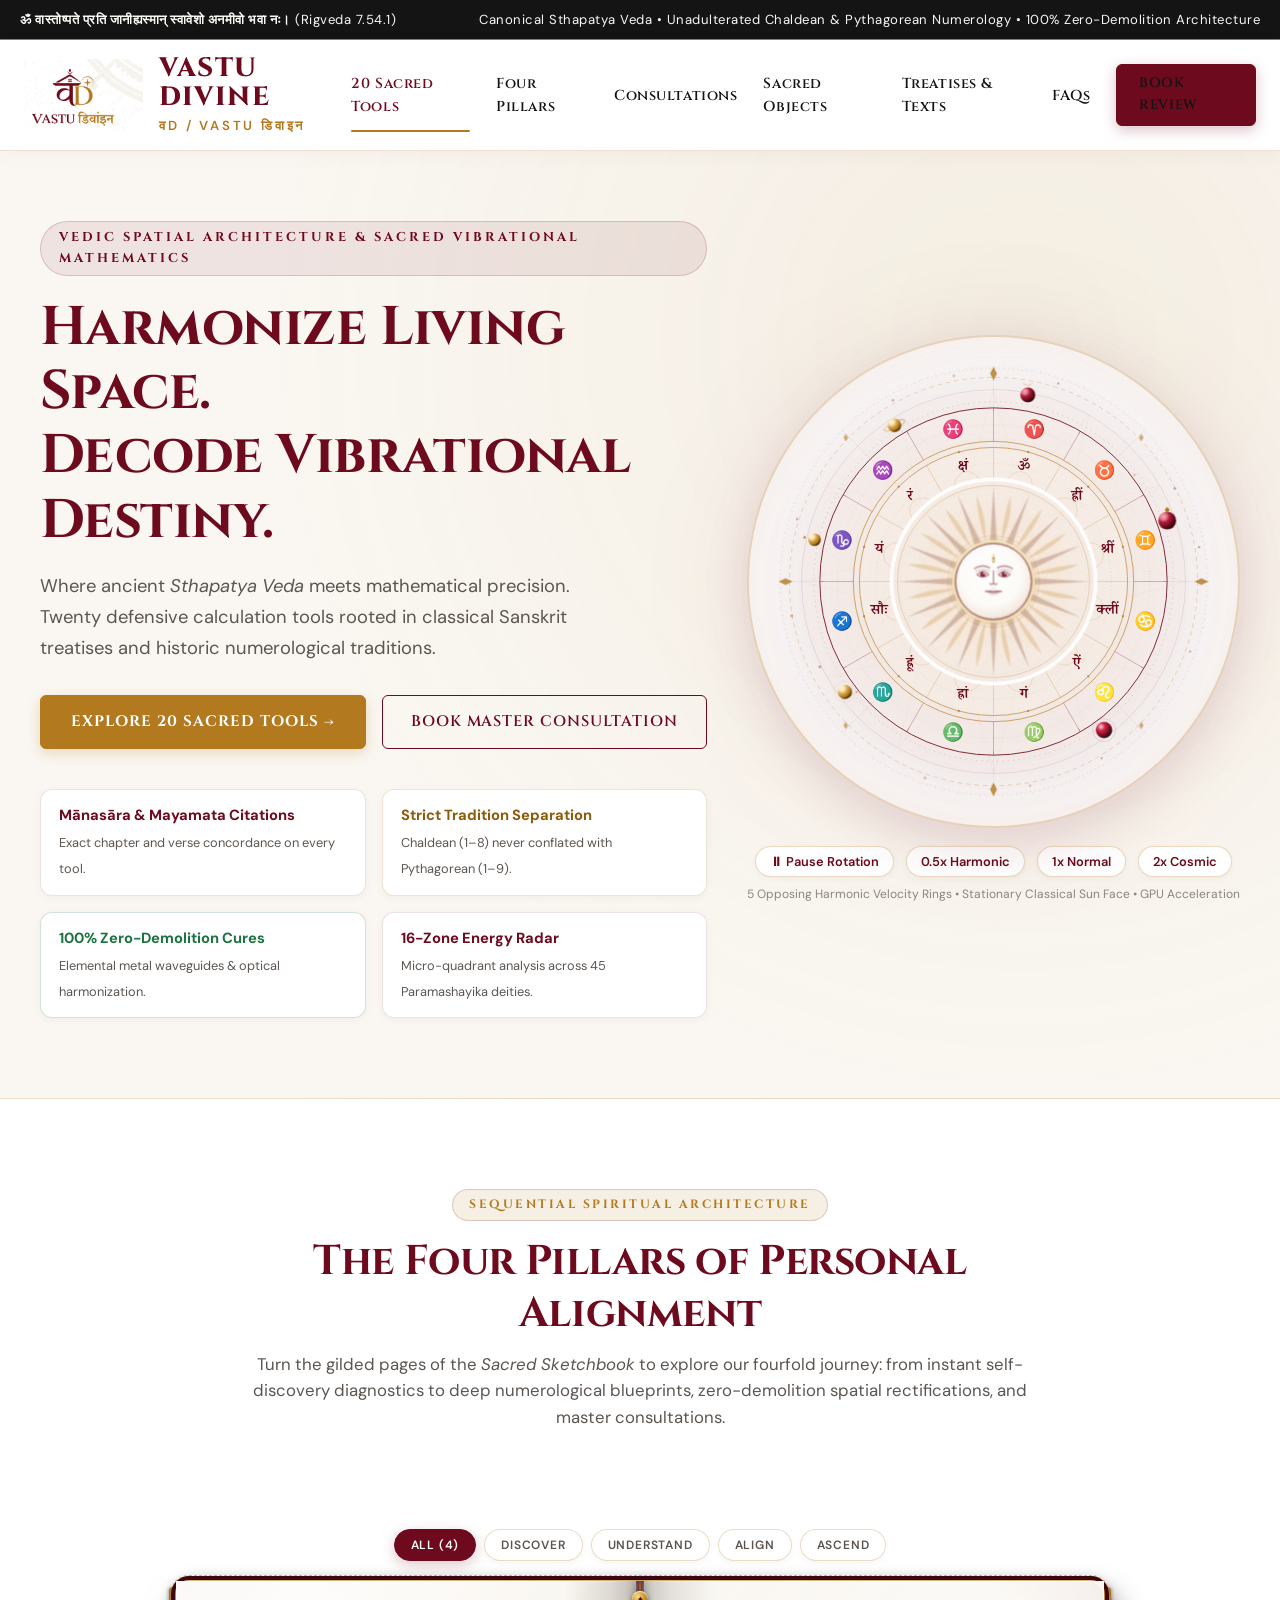
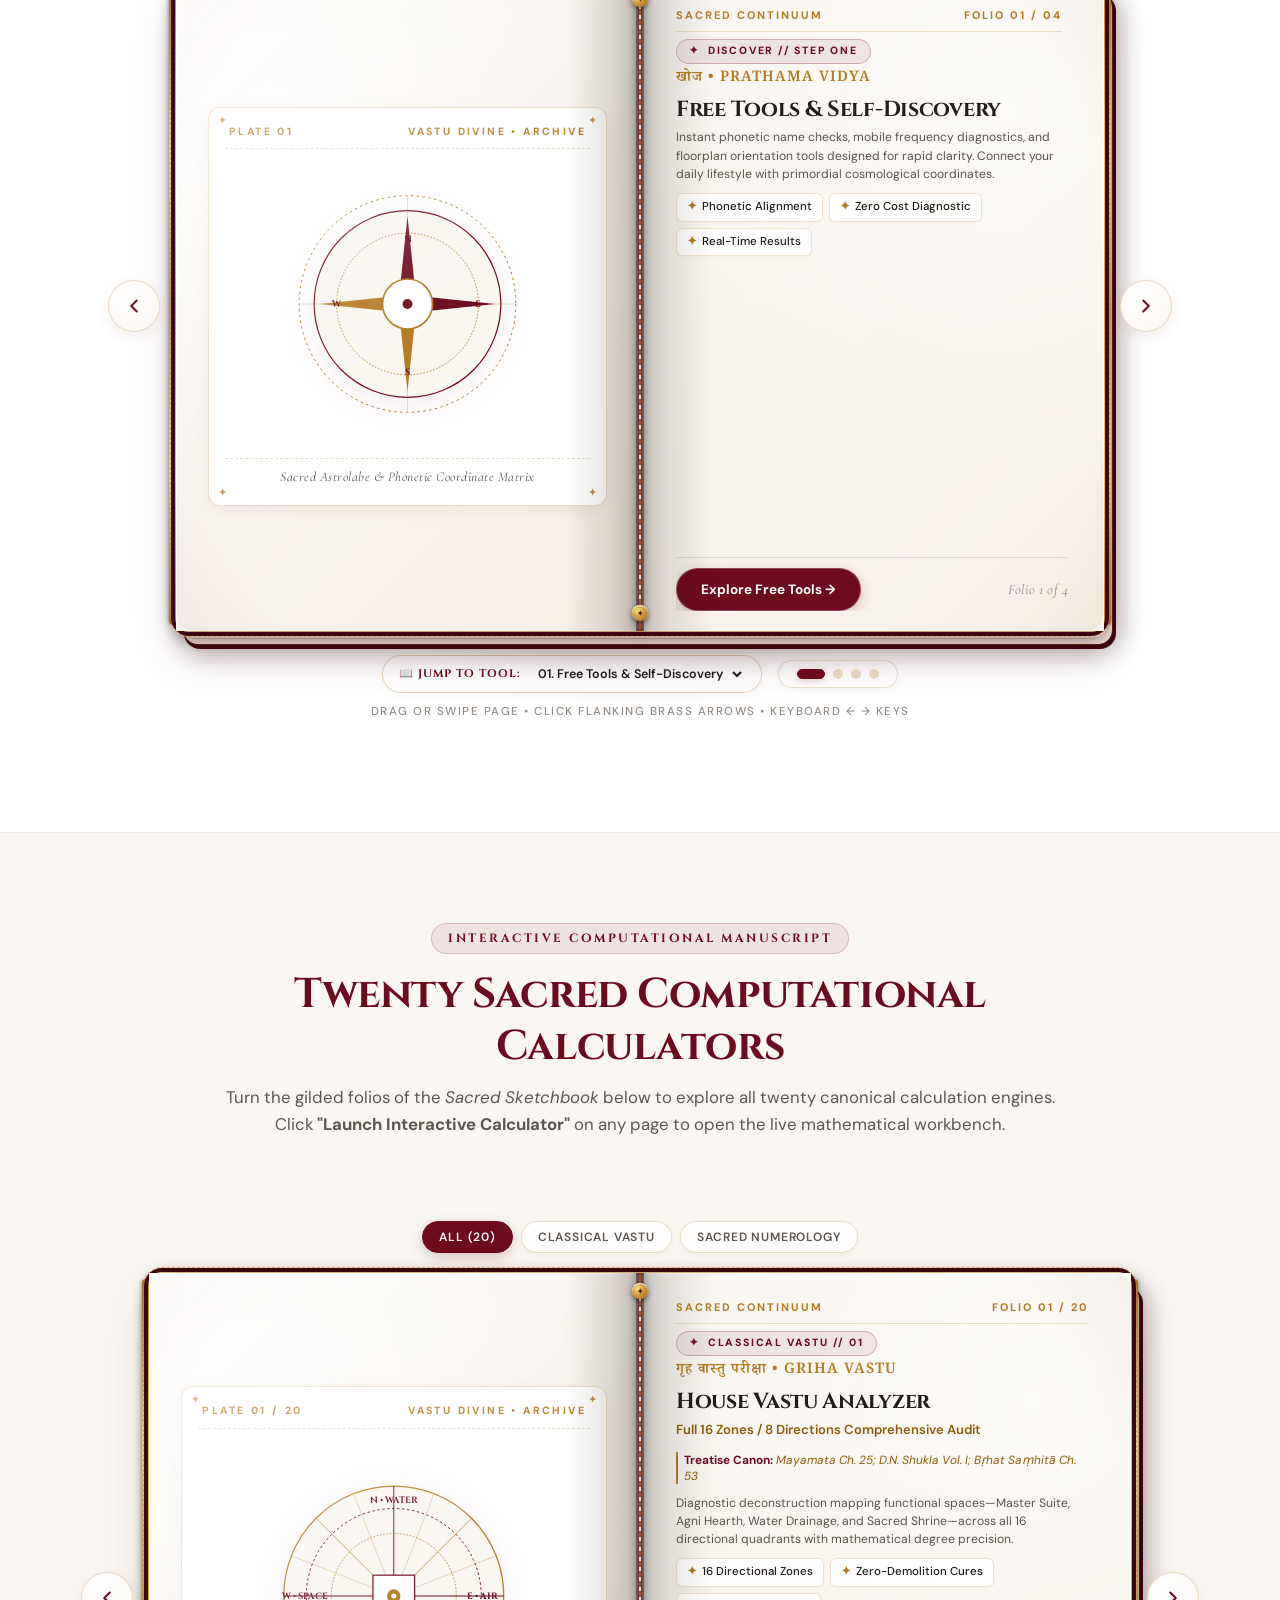
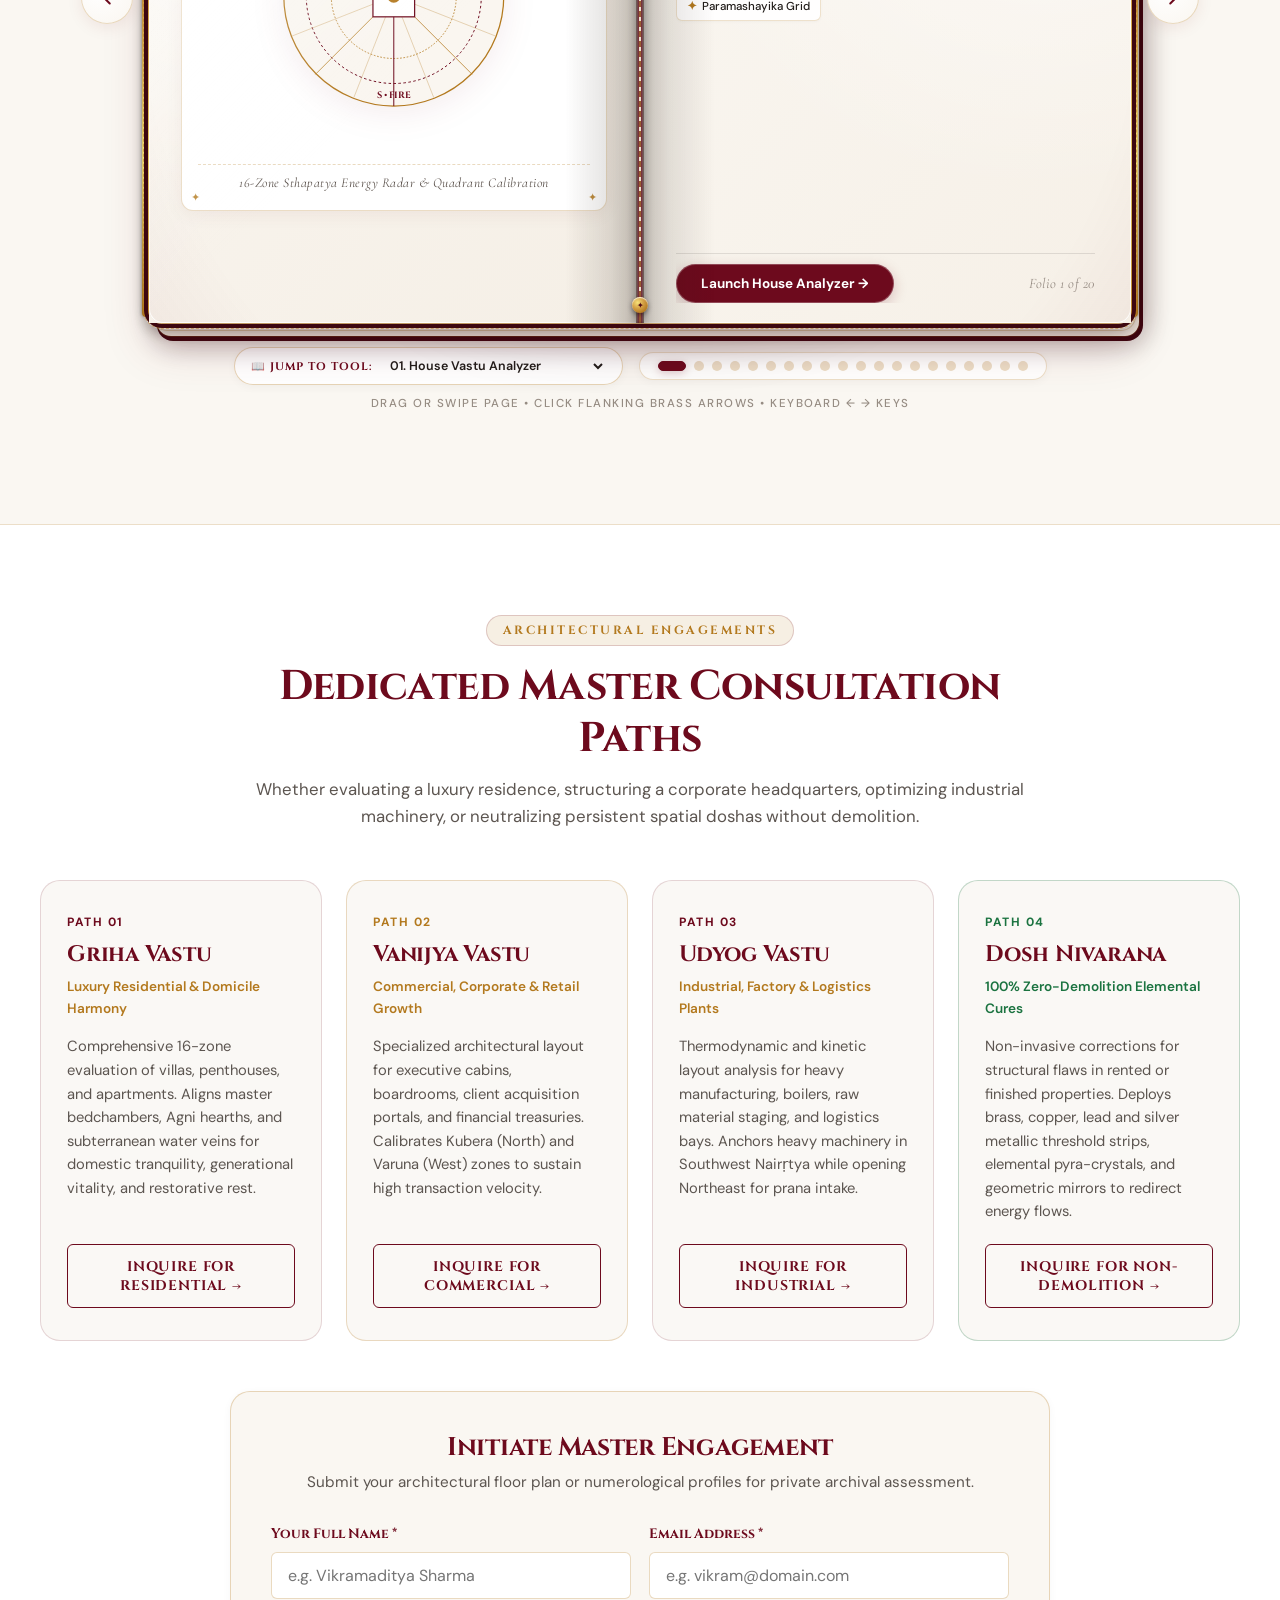
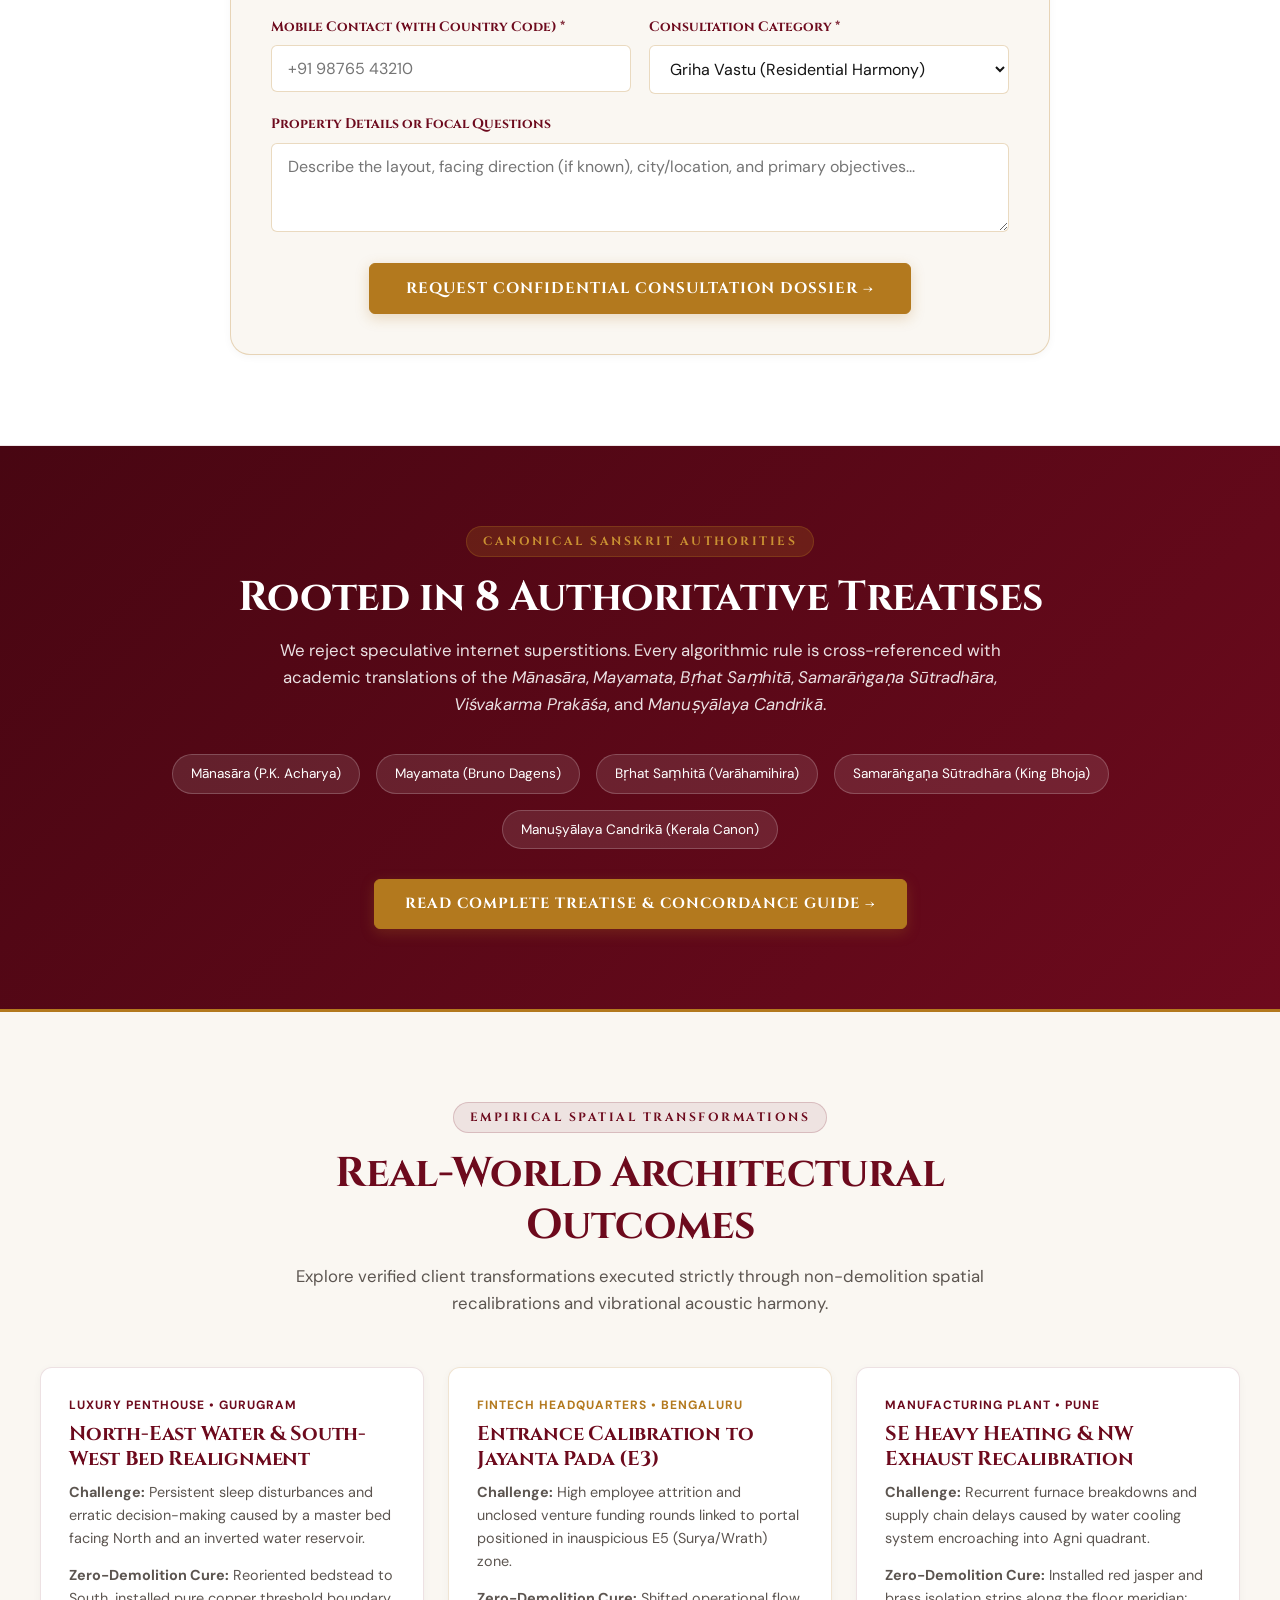
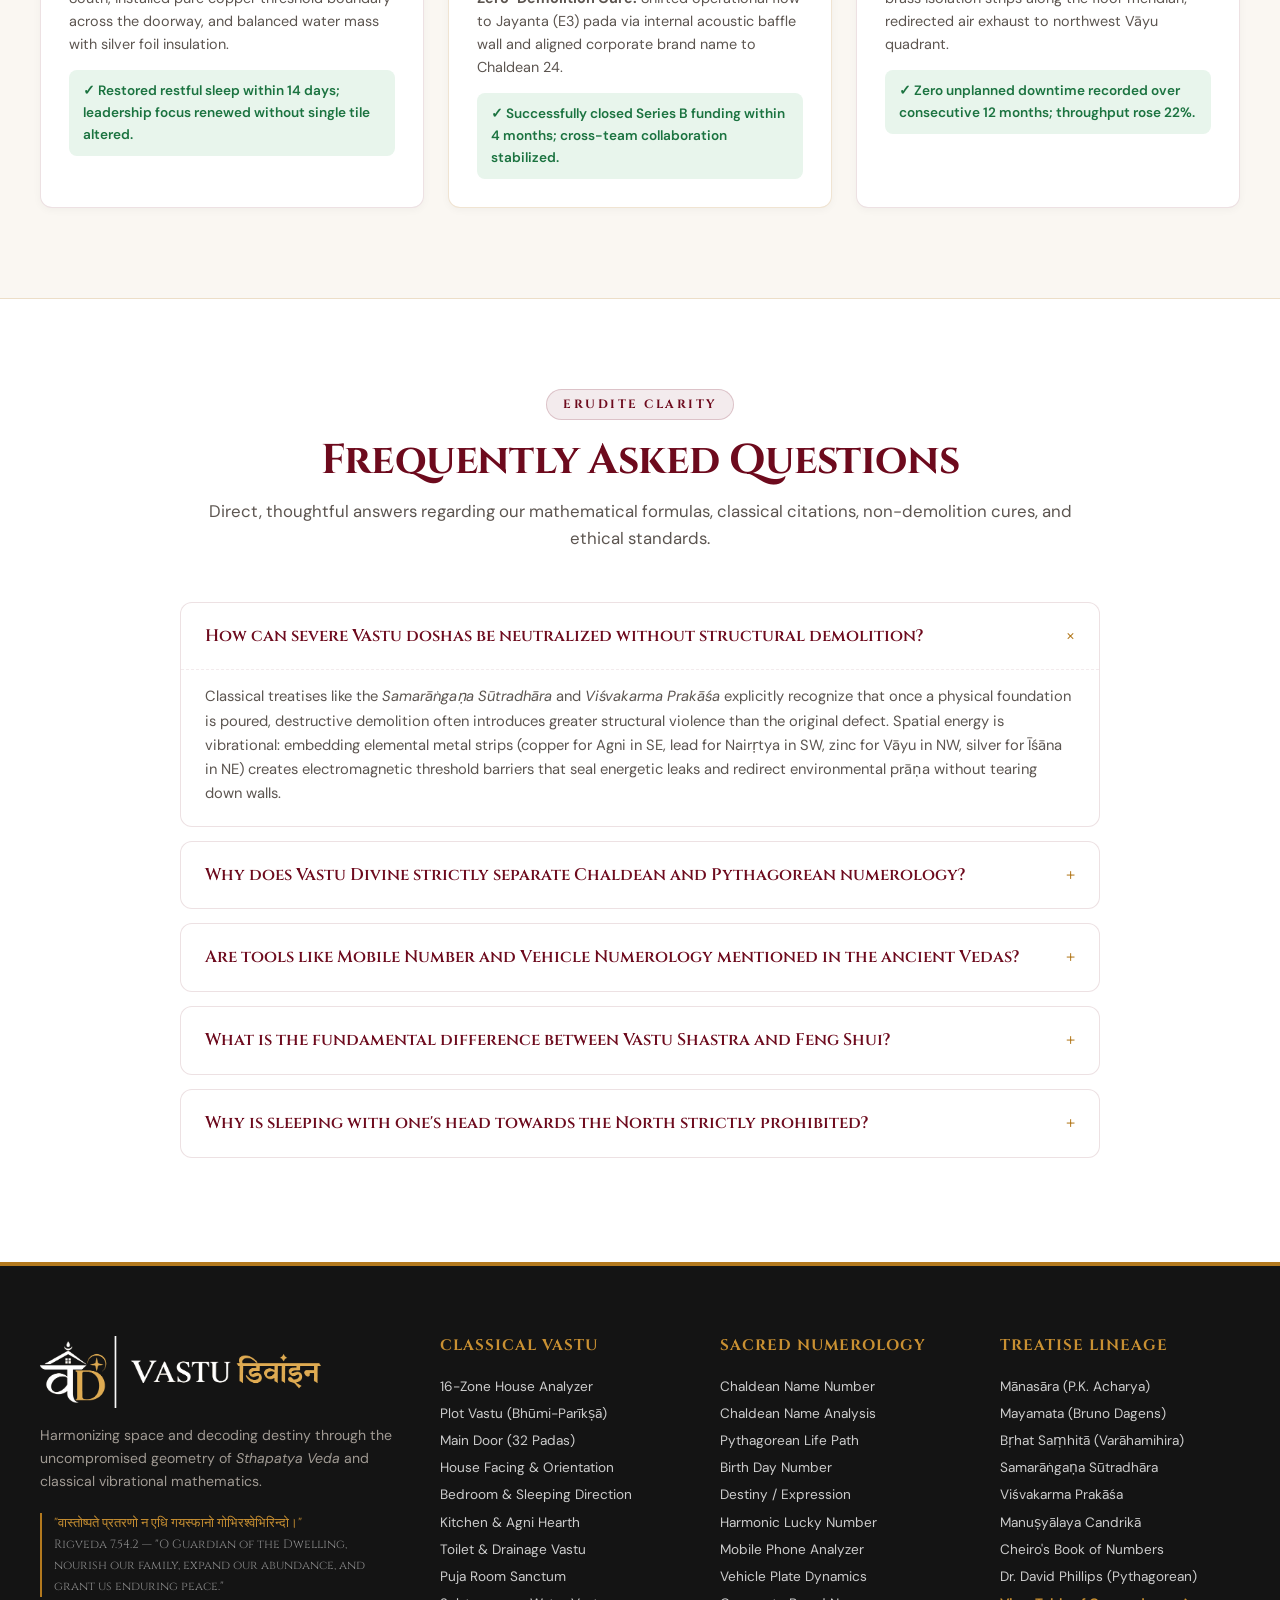
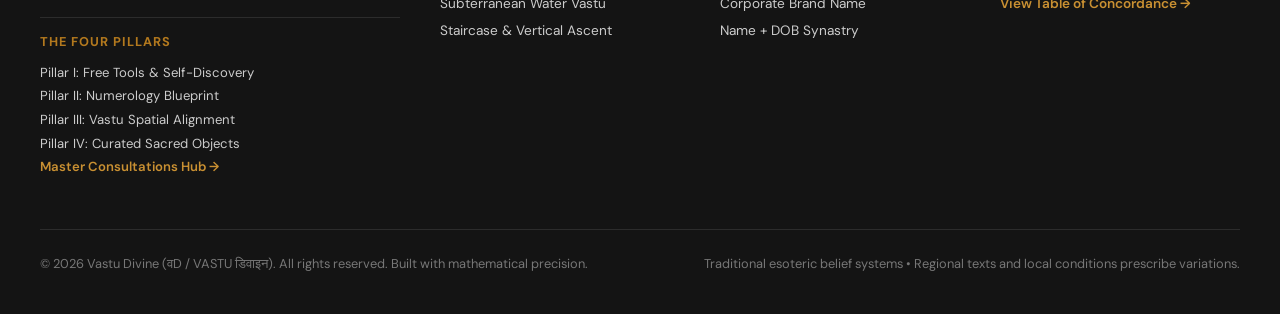
<file: index.html>
<!DOCTYPE html>
<html lang="en">
<head>
    <meta charset="UTF-8">
    <meta name="viewport" content="width=device-width, initial-scale=1.0">
    <title>Vastu Divine (वD / VASTU डिवाइन) — Vedic Spatial Architecture &amp; Sacred Vibrational Mathematics</title>
    <meta name="description" content="Harmonize living space and decode vibrational destiny. Twenty defensive calculation tools rooted in classical Sanskrit treatises (Mānasāra, Mayamata, Bṛhat Saṃhitā) and historic numerological traditions.">
    <!-- Favicon -->
    <link rel="icon" type="image/svg+xml" href="assets/favicon.svg">
    <link rel="alternate icon" type="image/png" href="assets/favicon.png">
    
    <!-- Google Fonts -->
    <link rel="preconnect" href="https://fonts.googleapis.com">
    <link rel="preconnect" href="https://fonts.gstatic.com" crossorigin>
    <link href="https://fonts.googleapis.com/css2?family=Cinzel:wght@400;500;600;700;800&family=Cormorant+Garamond:ital,wght@0,400;0,500;0,600;0,700;1,400&family=DM+Sans:ital,opsz,wght@0,9..40,300;0,9..40,400;0,9..40,500;0,9..40,600;0,9..40,700&family=Noto+Serif+Devanagari:wght@400;600;700&display=swap" rel="stylesheet">
    
    <!-- Core Stylesheets -->
    <link rel="stylesheet" href="css/main.css">
    <link rel="stylesheet" href="css/astrolabe.css">
    <link rel="stylesheet" href="css/sketchbook.css">

    <style>
        /* Additional page-specific enhancements */
        .top-benediction-bar {
            background-color: var(--clr-black);
            color: #FAF8F5;
            padding: 9px 20px;
            font-size: 0.82rem;
            display: flex;
            justify-content: space-between;
            align-items: center;
            border-bottom: 1px solid var(--clr-gold);
            letter-spacing: 0.5px;
        }
        @media (max-width: 768px) {
            .top-benediction-bar {
                flex-direction: column;
                gap: 4px;
                text-align: center;
            }
        }
        .header-sticky {
            position: sticky;
            top: 0;
            z-index: 1000;
            background: rgba(255, 255, 255, 0.96);
            backdrop-filter: blur(12px);
            border-bottom: 1px solid rgba(179, 121, 30, 0.22);
            box-shadow: 0 4px 20px rgba(109, 10, 29, 0.04);
            padding: 14px 24px;
        }
        .header-nav-container {
            max-width: 1240px;
            margin: 0 auto;
            display: flex;
            align-items: center;
            justify-content: space-between;
        }
        .nav-links {
            display: flex;
            align-items: center;
            gap: 26px;
        }
        .nav-link {
            font-size: 0.92rem;
            font-weight: 600;
            color: var(--clr-text-main);
            text-decoration: none;
            transition: color 0.2s ease;
            position: relative;
        }
        .nav-link:hover {
            color: var(--clr-maroon);
        }
        .nav-link.active {
            color: var(--clr-maroon);
        }
        .nav-link.active::after {
            content: '';
            position: absolute;
            bottom: -6px;
            left: 0;
            right: 0;
            height: 2px;
            background: var(--clr-gold);
            border-radius: 2px;
        }
        .mobile-menu-btn {
            display: none;
            background: none;
            border: 1px solid var(--clr-maroon);
            color: var(--clr-maroon);
            padding: 8px 12px;
            border-radius: 6px;
            font-size: 1.2rem;
            cursor: pointer;
        }
        @media (max-width: 960px) {
            .nav-links {
                display: none;
            }
            .nav-links.open {
                display: flex;
                flex-direction: column;
                position: absolute;
                top: 100%;
                left: 0;
                right: 0;
                background: #FFFFFF;
                padding: 20px;
                border-bottom: 2px solid var(--clr-gold);
                box-shadow: 0 10px 30px rgba(0,0,0,0.1);
                gap: 16px;
            }
            .mobile-menu-btn {
                display: block;
            }
        }
        .astrolabe-controls-overlay {
            margin-top: 18px;
            display: flex;
            align-items: center;
            justify-content: center;
            gap: 12px;
            flex-wrap: wrap;
        }
        .astrolabe-btn {
            background: #FFFFFF;
            border: 1px solid var(--clr-gold-border);
            color: var(--clr-maroon);
            padding: 6px 14px;
            border-radius: 9999px;
            font-size: 0.8rem;
            font-weight: 600;
            cursor: pointer;
            transition: all 0.2s ease;
            box-shadow: 0 2px 6px rgba(0,0,0,0.04);
        }
        .astrolabe-btn:hover {
            background: var(--clr-maroon);
            color: #FFFFFF;
            border-color: var(--clr-maroon);
        }
        .tools-filter-bar {
            display: flex;
            justify-content: center;
            gap: 12px;
            margin-bottom: 40px;
            flex-wrap: wrap;
        }
        .tools-filter-btn {
            background: #FFFFFF;
            border: 1px solid var(--clr-maroon-border);
            color: var(--clr-text-main);
            padding: 10px 24px;
            border-radius: 9999px;
            font-size: 0.92rem;
            font-weight: 600;
            cursor: pointer;
            transition: all 0.25s ease;
        }
        .tools-filter-btn:hover, .tools-filter-btn.active {
            background: var(--clr-maroon);
            color: #FFFFFF;
            border-color: var(--clr-maroon);
            box-shadow: 0 4px 14px rgba(109, 10, 29, 0.25);
        }
        .tools-card-grid {
            display: grid;
            grid-template-columns: repeat(auto-fill, minmax(280px, 1fr));
            gap: 24px;
        }
        .tool-card {
            background: #FFFFFF;
            border: 1px solid rgba(179, 121, 30, 0.2);
            border-radius: var(--radius-lg);
            padding: 24px;
            display: flex;
            flex-direction: column;
            transition: transform 0.25s ease, box-shadow 0.25s ease, border-color 0.25s ease;
            position: relative;
            box-shadow: var(--shadow-sm);
        }
        .tool-card:hover {
            transform: translateY(-4px);
            box-shadow: var(--shadow-lg);
            border-color: var(--clr-gold);
        }
        .tool-card-category {
            display: inline-block;
            align-self: flex-start;
            font-size: 0.72rem;
            font-weight: 700;
            text-transform: uppercase;
            letter-spacing: 1.5px;
            padding: 4px 10px;
            border-radius: var(--radius-sm);
            margin-bottom: 12px;
        }
        .tool-card-category.vastu {
            background: var(--clr-maroon-soft);
            color: var(--clr-maroon);
        }
        .tool-card-category.num {
            background: var(--clr-gold-soft);
            color: #8C5B09;
        }
        .tool-card-category.modern {
            background: rgba(20, 20, 20, 0.08);
            color: #333333;
        }
        .tool-card-title {
            font-family: var(--font-heading);
            font-size: 1.2rem;
            color: var(--clr-maroon);
            margin-bottom: 6px;
            line-height: 1.3;
        }
        .tool-card-subtitle {
            font-size: 0.82rem;
            color: var(--clr-gold);
            font-weight: 600;
            margin-bottom: 10px;
        }
        .tool-card-desc {
            font-size: 0.88rem;
            color: var(--clr-text-muted);
            line-height: 1.55;
            margin-bottom: 16px;
            flex-grow: 1;
        }
        .tool-card-source {
            font-size: 0.78rem;
            color: var(--clr-text-dim);
            border-top: 1px dashed rgba(109, 10, 29, 0.12);
            padding-top: 10px;
            margin-bottom: 16px;
            font-style: italic;
        }
        .tool-card-btn {
            width: 100%;
            background: #FFFFFF;
            border: 1.5px solid var(--clr-maroon);
            color: var(--clr-maroon);
            padding: 10px 18px;
            border-radius: 9999px;
            font-size: 0.88rem;
            font-weight: 600;
            cursor: pointer;
            transition: all 0.2s ease;
            text-align: center;
        }
        .tool-card-btn:hover {
            background: var(--clr-maroon);
            color: #FFFFFF;
        }

        /* Workbench Modal */
        .modal-overlay {
            position: fixed;
            top: 0;
            left: 0;
            right: 0;
            bottom: 0;
            background: rgba(20, 20, 20, 0.72);
            backdrop-filter: blur(6px);
            z-index: 2000;
            display: none;
            align-items: center;
            justify-content: center;
            padding: 20px;
            opacity: 0;
            transition: opacity 0.3s ease;
        }
        .modal-overlay.active {
            display: flex;
            opacity: 1;
        }
        .modal-window {
            background: #FFFFFF;
            border-radius: var(--radius-lg);
            width: 100%;
            max-width: 820px;
            max-height: 90vh;
            overflow-y: auto;
            border: 2px solid var(--clr-gold-border);
            box-shadow: 0 20px 60px rgba(109, 10, 29, 0.25);
            animation: modalSlideUp 0.3s var(--ease-smooth);
            position: relative;
        }
        @keyframes modalSlideUp {
            from { transform: translateY(30px); opacity: 0; }
            to { transform: translateY(0); opacity: 1; }
        }
        .modal-header {
            background: linear-gradient(135deg, var(--clr-maroon-dark) 0%, var(--clr-maroon) 100%);
            color: #FFFFFF;
            padding: 20px 24px;
            display: flex;
            align-items: center;
            justify-content: space-between;
            position: sticky;
            top: 0;
            z-index: 10;
        }
        .modal-header h3 {
            color: #FFFFFF;
            font-size: 1.25rem;
            margin: 0;
        }
        .modal-close-btn {
            background: none;
            border: none;
            color: #FFFFFF;
            font-size: 1.6rem;
            cursor: pointer;
            padding: 0 6px;
            line-height: 1;
            transition: transform 0.2s ease;
        }
        .modal-close-btn:hover {
            transform: scale(1.15);
            color: var(--clr-gold-pale);
        }
        .modal-body {
            padding: 28px;
        }
        .modal-form-grid {
            display: grid;
            grid-template-columns: repeat(auto-fit, minmax(240px, 1fr));
            gap: 16px;
            margin-bottom: 24px;
        }

        /* Standardized 6-field Result Card in Modal */
        .result-card-container {
            margin-top: 24px;
            background: #FAF7F2;
            border: 1px solid var(--clr-gold-border);
            border-radius: var(--radius-md);
            padding: 24px;
            display: none;
            box-shadow: inset 0 2px 6px rgba(0,0,0,0.03);
        }
        .result-card-container.visible {
            display: block;
            animation: fadeIn 0.3s ease;
        }
        @keyframes fadeIn {
            from { opacity: 0; transform: translateY(6px); }
            to { opacity: 1; transform: translateY(0); }
        }
        .result-header-row {
            display: flex;
            justify-content: space-between;
            align-items: flex-start;
            margin-bottom: 14px;
            border-bottom: 1px solid rgba(179, 121, 30, 0.25);
            padding-bottom: 12px;
            flex-wrap: wrap;
            gap: 10px;
        }
        .result-field-name {
            font-family: var(--font-heading);
            font-size: 1.25rem;
            color: var(--clr-maroon);
            font-weight: 700;
        }
        .result-score-badge {
            font-size: 0.85rem;
            font-weight: 700;
            padding: 5px 12px;
            border-radius: 9999px;
            text-transform: uppercase;
            letter-spacing: 0.5px;
        }
        .score-auspicious {
            background: var(--clr-auspicious-bg);
            color: var(--clr-auspicious);
            border: 1px solid rgba(27, 115, 64, 0.3);
        }
        .score-moderate {
            background: var(--clr-neutral-bg);
            color: var(--clr-neutral);
            border: 1px solid rgba(138, 109, 20, 0.3);
        }
        .score-inauspicious {
            background: var(--clr-inauspicious-bg);
            color: var(--clr-inauspicious);
            border: 1px solid rgba(163, 28, 36, 0.3);
        }
        .result-schema-item {
            margin-bottom: 12px;
            font-size: 0.92rem;
            line-height: 1.6;
        }
        .result-schema-label {
            font-weight: 700;
            color: var(--clr-maroon);
            display: block;
            font-size: 0.8rem;
            text-transform: uppercase;
            letter-spacing: 1px;
            margin-bottom: 2px;
        }
        .result-disclaimer-box {
            margin-top: 16px;
            padding: 12px 14px;
            background: #FFFFFF;
            border-left: 3px solid var(--clr-gold);
            font-size: 0.82rem;
            color: var(--clr-text-muted);
            border-radius: 0 var(--radius-sm) var(--radius-sm) 0;
            font-style: italic;
        }
        .result-actions {
            margin-top: 20px;
            display: flex;
            gap: 10px;
            flex-wrap: wrap;
        }
        .visualizer-preview-box {
            margin: 16px 0;
            display: flex;
            justify-content: center;
            align-items: center;
            background: #FFFFFF;
            padding: 16px;
            border-radius: var(--radius-md);
            border: 1px solid rgba(179, 121, 30, 0.2);
        }

        /* FAQ Accordion */
        .faq-item {
            background: #FFFFFF;
            border: 1px solid rgba(109, 10, 29, 0.12);
            border-radius: var(--radius-md);
            margin-bottom: 14px;
            overflow: hidden;
            transition: border-color 0.2s ease;
        }
        .faq-item:hover {
            border-color: var(--clr-gold);
        }
        .faq-question {
            padding: 18px 24px;
            font-family: var(--font-heading);
            font-size: 1.05rem;
            color: var(--clr-maroon);
            font-weight: 600;
            cursor: pointer;
            display: flex;
            justify-content: space-between;
            align-items: center;
            user-select: none;
        }
        .faq-answer {
            padding: 0 24px 20px;
            font-size: 0.92rem;
            color: var(--clr-text-muted);
            line-height: 1.65;
            display: none;
            border-top: 1px dashed rgba(109, 10, 29, 0.08);
            padding-top: 14px;
        }
        .faq-item.active .faq-answer {
            display: block;
        }
        .faq-icon {
            font-size: 1.2rem;
            color: var(--clr-gold);
            transition: transform 0.2s ease;
        }
        .faq-item.active .faq-icon {
            transform: rotate(45deg);
        }
    </style>
</head>
<body>

    <!-- 1. Top Benediction Bar -->
    <div class="top-benediction-bar">
        <div>
            <strong>ॐ वास्तोष्पते प्रति जानीह्यस्मान् स्वावेशो अनमीवो भवा नः।</strong> (Rigveda 7.54.1)
        </div>
        <div>
            Canonical Sthapatya Veda &bull; Unadulterated Chaldean &amp; Pythagorean Numerology &bull; 100% Zero-Demolition Architecture
        </div>
    </div>

    <!-- 2. Sticky Header Navigation -->
    <header class="header-sticky">
        <div class="header-nav-container">
            <a href="#hero" class="brand-lockup" style="display: flex; align-items: center; gap: 16px; text-decoration: none;">
                <img src="assets/logo-icon.png" alt="Vastu Divine Logo" style="height: 72px; width: auto; object-fit: contain;">
                <div>
                    <div style="font-family: var(--font-heading); font-size: 1.65rem; font-weight: 800; color: var(--clr-maroon); letter-spacing: 1.5px; line-height: 1.1;">VASTU DIVINE</div>
                    <div style="font-size: 0.82rem; color: var(--clr-gold); font-weight: 600; letter-spacing: 2.8px; margin-top: 3px;">वD / VASTU डिवाइन</div>
                </div>
            </a>
            
            <nav class="nav-links" id="primary-nav">
                <a href="#tools-suite" class="nav-link active">20 Sacred Tools</a>
                <a href="#four-pillars" class="nav-link">Four Pillars</a>
                <a href="pages/consultations.html" class="nav-link">Consultations</a>
                <a href="pages/shop.html" class="nav-link">Sacred Objects</a>
                <a href="pages/methodology.html" class="nav-link">Treatises &amp; Texts</a>
                <a href="#faqs" class="nav-link">FAQs</a>
                <a href="pages/consultations.html" class="btn btn-primary" style="padding: 8px 22px; font-size: 0.85rem;">Book Review</a>
            </nav>

            <button class="mobile-menu-btn" id="mobile-toggle" aria-label="Toggle Navigation">☰</button>
        </div>
    </header>

    <!-- 3. Hero Section with Live Celestial Sun Astrolabe -->
    <section class="hero-section" id="hero" style="padding: 70px 20px 80px; background: radial-gradient(circle at 80% 20%, rgba(179, 121, 30, 0.08) 0%, transparent 60%), #FAF7F2; border-bottom: 1px solid rgba(179, 121, 30, 0.2);">
        <div class="container hero-grid" style="display: grid; grid-template-columns: 1.15fr 0.85fr; gap: 40px; align-items: center; max-width: 1240px; margin: 0 auto;">
            
            <!-- Hero Left Column -->
            <div class="hero-content">
                <div class="hero-eyebrow" style="font-size: 0.8rem; font-weight: 700; text-transform: uppercase; letter-spacing: 3px; color: var(--clr-maroon); background: var(--clr-maroon-soft); border: 1px solid var(--clr-maroon-border); padding: 6px 18px; border-radius: 9999px; display: inline-block; margin-bottom: 20px;">
                    Vedic Spatial Architecture &amp; Sacred Vibrational Mathematics
                </div>
                <h1 class="hero-headline" style="font-size: clamp(2.2rem, 4.5vw, 3.4rem); line-height: 1.18; margin-bottom: 18px; color: var(--clr-maroon);">
                    Harmonize Living Space. <br>Decode Vibrational Destiny.
                </h1>
                <p class="hero-desc" style="font-size: 1.15rem; color: var(--clr-text-muted); line-height: 1.7; margin-bottom: 30px; max-width: 580px;">
                    Where ancient <em>Sthapatya Veda</em> meets mathematical precision. Twenty defensive calculation tools rooted in classical Sanskrit treatises and historic numerological traditions.
                </p>

                <div class="hero-actions" style="display: flex; gap: 16px; margin-bottom: 40px; flex-wrap: wrap;">
                    <a href="#tools-suite" class="btn btn-gold" style="padding: 14px 30px; font-size: 0.95rem; font-weight: 700; text-transform: uppercase; letter-spacing: 1px;">
                        Explore 20 Sacred Tools →
                    </a>
                    <a href="#consultation-paths" class="btn btn-outline" style="padding: 14px 28px; font-size: 0.95rem; font-weight: 600;">
                        Book Master Consultation
                    </a>
                </div>

                <!-- Trust Indicators Grid -->
                <div class="trust-grid" style="display: grid; grid-template-columns: repeat(2, 1fr); gap: 16px;">
                    <div style="background: #FFFFFF; padding: 14px 18px; border-radius: 12px; border: 1px solid rgba(109, 10, 29, 0.12); box-shadow: var(--shadow-sm);">
                        <strong style="color: var(--clr-maroon); font-size: 0.92rem; display: block; margin-bottom: 2px;">Mānasāra &amp; Mayamata Citations</strong>
                        <span style="font-size: 0.8rem; color: var(--clr-text-muted);">Exact chapter and verse concordance on every tool.</span>
                    </div>
                    <div style="background: #FFFFFF; padding: 14px 18px; border-radius: 12px; border: 1px solid rgba(179, 121, 30, 0.2); box-shadow: var(--shadow-sm);">
                        <strong style="color: #8C5B09; font-size: 0.92rem; display: block; margin-bottom: 2px;">Strict Tradition Separation</strong>
                        <span style="font-size: 0.8rem; color: var(--clr-text-muted);">Chaldean (1–8) never conflated with Pythagorean (1–9).</span>
                    </div>
                    <div style="background: #FFFFFF; padding: 14px 18px; border-radius: 12px; border: 1px solid rgba(27, 115, 64, 0.2); box-shadow: var(--shadow-sm);">
                        <strong style="color: var(--clr-auspicious); font-size: 0.92rem; display: block; margin-bottom: 2px;">100% Zero-Demolition Cures</strong>
                        <span style="font-size: 0.8rem; color: var(--clr-text-muted);">Elemental metal waveguides &amp; optical harmonization.</span>
                    </div>
                    <div style="background: #FFFFFF; padding: 14px 18px; border-radius: 12px; border: 1px solid rgba(109, 10, 29, 0.12); box-shadow: var(--shadow-sm);">
                        <strong style="color: var(--clr-maroon); font-size: 0.92rem; display: block; margin-bottom: 2px;">16-Zone Energy Radar</strong>
                        <span style="font-size: 0.8rem; color: var(--clr-text-muted);">Micro-quadrant analysis across 45 Paramashayika deities.</span>
                    </div>
                </div>
            </div>

            <!-- Hero Right Column: Celestial Sun Astrolabe -->
            <div class="hero-astrolabe-wrapper" style="display: flex; flex-direction: column; align-items: center; justify-content: center; position: relative;">
                <div style="position: relative; width: 100%; max-width: 520px; aspect-ratio: 1/1; background: #FFFFFF; border-radius: 50%; padding: 16px; box-shadow: 0 16px 50px rgba(109, 10, 29, 0.1), inset 0 0 30px rgba(179, 121, 30, 0.08); border: 2px solid var(--clr-gold-border);">
                    <div id="hero-astrolabe" class="astrolabe-container" style="width: 100%; height: 100%;"></div>
                </div>

                <!-- Astrolabe Controls -->
                <div class="astrolabe-controls-overlay">
                    <button class="astrolabe-btn" id="astrolabe-pause-play">⏸ Pause Rotation</button>
                    <button class="astrolabe-btn" id="astrolabe-speed-half">0.5x Harmonic</button>
                    <button class="astrolabe-btn" id="astrolabe-speed-1x">1x Normal</button>
                    <button class="astrolabe-btn" id="astrolabe-speed-2x">2x Cosmic</button>
                </div>
                <div style="font-size: 0.75rem; color: var(--clr-text-dim); margin-top: 8px;">
                    5 Opposing Harmonic Velocity Rings &bull; Stationary Classical Sun Face &bull; GPU Acceleration
                </div>
            </div>

        </div>
    </section>

    <!-- 4. Four Pillars of Personal Alignment (3D Interactive Sketchbook) -->
    <section class="section" id="four-pillars" style="padding: 90px 20px; background: #FFFFFF; border-bottom: 1px solid rgba(109, 10, 29, 0.1);">
        <div class="container" style="max-width: 1240px; margin: 0 auto;">
            <div style="text-align: center; max-width: 780px; margin: 0 auto 50px;">
                <span class="hero-eyebrow" style="font-size: 0.75rem; font-weight: 700; text-transform: uppercase; letter-spacing: 2.5px; color: var(--clr-gold); background: var(--clr-gold-soft); padding: 5px 16px; border-radius: 9999px; display: inline-block; margin-bottom: 14px;">
                    Sequential Spiritual Architecture
                </span>
                <h2 style="font-size: clamp(1.8rem, 3.5vw, 2.6rem); color: var(--clr-maroon); margin-bottom: 12px;">
                    The Four Pillars of Personal Alignment
                </h2>
                <p style="font-size: 1.05rem; color: var(--clr-text-muted); line-height: 1.6;">
                    Turn the gilded pages of the <em>Sacred Sketchbook</em> to explore our fourfold journey: from instant self-discovery diagnostics to deep numerological blueprints, zero-demolition spatial rectifications, and master consultations.
                </p>
            </div>

            <!-- Sketchbook Component Container -->
            <div style="display: flex; justify-content: center; width: 100%;">
                <div id="sketchbook-pillars" style="width: 100%; max-width: 960px;"></div>
            </div>
        </div>
    </section>

    <!-- 5. Exactly 20 Sacred Interactive Calculators Hub in 3D Manuscript Sketchbook -->
    <section class="section" id="tools-suite" style="padding: 90px 20px; background: #FAF7F2; border-bottom: 1px solid rgba(179, 121, 30, 0.2);">
        <div class="container" style="max-width: 1240px; margin: 0 auto;">
            <div style="text-align: center; max-width: 840px; margin: 0 auto 36px;">
                <span class="hero-eyebrow" style="font-size: 0.75rem; font-weight: 700; text-transform: uppercase; letter-spacing: 2.5px; color: var(--clr-maroon); background: var(--clr-maroon-soft); padding: 5px 16px; border-radius: 9999px; display: inline-block; margin-bottom: 14px;">
                    Interactive Computational Manuscript
                </span>
                <h2 style="font-size: clamp(1.8rem, 3.5vw, 2.6rem); color: var(--clr-maroon); margin-bottom: 12px;">
                    Twenty Sacred Computational Calculators
                </h2>
                <p style="font-size: 1.05rem; color: var(--clr-text-muted); line-height: 1.6;">
                    Turn the gilded folios of the <em>Sacred Sketchbook</em> below to explore all twenty canonical calculation engines. Click <strong>"Launch Interactive Calculator"</strong> on any page to open the live mathematical workbench.
                </p>
            </div>

            <!-- 3D Sacred Sketchbook Component for All 20 Tools -->
            <div style="display: flex; justify-content: center; width: 100%;">
                <div id="sketchbook-tools" class="sacred-sketchbook-root" style="width: 100%; max-width: 1040px;"></div>
            </div>
        </div>
    </section>

    <!-- 6. Universal Calculation Workbench Modal -->
    <div class="modal-overlay" id="tool-modal" role="dialog" aria-modal="true" aria-labelledby="modal-title">
        <div class="modal-window">
            <div class="modal-header">
                <div>
                    <h3 id="modal-title">Tool Calculator</h3>
                    <div id="modal-subtitle" style="font-size: 0.8rem; color: var(--clr-gold-pale); margin-top: 2px;">Canonical Engine</div>
                </div>
                <button class="modal-close-btn" id="modal-close" aria-label="Close Modal">&times;</button>
            </div>
            
            <div class="modal-body">
                <!-- Form Container -->
                <form id="tool-form">
                    <div class="modal-form-grid" id="modal-form-fields">
                        <!-- Dynamic fields injected via JS -->
                    </div>

                    <div style="display: flex; gap: 12px; align-items: center; justify-content: flex-end; margin-top: 20px;">
                        <button type="button" class="btn btn-outline" id="modal-reset-btn" style="padding: 10px 20px; font-size: 0.9rem;">Reset</button>
                        <button type="submit" class="btn btn-gold" id="modal-calc-btn" style="padding: 10px 26px; font-size: 0.9rem; font-weight: 700;">Calculate Sacred Alignment →</button>
                    </div>
                </form>

                <!-- Visualizer Box (Compass / Mandala / Number Breakdown) -->
                <div id="modal-visualizer" class="visualizer-preview-box" style="display: none;"></div>

                <!-- Standardized 6-Field Canonical Result Card -->
                <div class="result-card-container" id="modal-result-card">
                    <div class="result-header-row">
                        <div>
                            <div class="result-field-name" id="res-element-name">Element Assessment</div>
                            <div style="font-size: 0.82rem; color: var(--clr-gold); font-weight: 600; margin-top: 3px;" id="res-system-named">Classical Vedic Vastu</div>
                        </div>
                        <div class="result-score-badge score-auspicious" id="res-assessment-badge">Highly Auspicious</div>
                    </div>

                    <div class="result-schema-item">
                        <span class="result-schema-label">1. Primary Assessment</span>
                        <div id="res-assessment-text" style="font-weight: 600; color: var(--clr-maroon);">Auspicious alignment</div>
                    </div>

                    <div class="result-schema-item">
                        <span class="result-schema-label">2. Source Reference &amp; Canon</span>
                        <div id="res-source-ref" style="font-style: italic; color: #444;">Bṛhat Saṃhitā Ch. 53; Mayamata Ch. 26</div>
                    </div>

                    <div class="result-schema-item">
                        <span class="result-schema-label">3. Plain-Language Rule &amp; Spatial Physics</span>
                        <div id="res-plain-rule" style="color: var(--clr-text-muted);">Detailed explanation...</div>
                    </div>

                    <div class="result-schema-item" id="res-remedy-block">
                        <span class="result-schema-label">4. Canonical Non-Demolition Remedy</span>
                        <div id="res-remedy" style="color: #6D0A1D; font-weight: 500;">Remedy description...</div>
                    </div>

                    <div class="result-disclaimer-box" id="res-disclaimer">
                        Traditional architectural philosophy; regional texts and local climate conditions may prescribe variations.
                    </div>

                    <!-- Actions -->
                    <div class="result-actions">
                        <button type="button" class="btn btn-outline" id="btn-copy-result" style="padding: 8px 18px; font-size: 0.85rem;">📋 Copy Dossier</button>
                        <button type="button" class="btn btn-outline" id="btn-print-result" style="padding: 8px 18px; font-size: 0.85rem;">🖨️ Print Dossier</button>
                        <a href="#consultation-paths" class="btn btn-gold" id="btn-book-from-result" style="padding: 8px 18px; font-size: 0.85rem;">Book Master Remedy Review →</a>
                    </div>
                </div>

            </div>
        </div>
    </div>

    <!-- 7. Bespoke Consultation Paths Section -->
    <section class="section" id="consultation-paths" style="padding: 90px 20px; background: #FFFFFF; border-bottom: 1px solid rgba(109, 10, 29, 0.1);">
        <div class="container" style="max-width: 1240px; margin: 0 auto;">
            <div style="text-align: center; max-width: 780px; margin: 0 auto 50px;">
                <span class="hero-eyebrow" style="font-size: 0.75rem; font-weight: 700; text-transform: uppercase; letter-spacing: 2.5px; color: var(--clr-gold); background: var(--clr-gold-soft); padding: 5px 16px; border-radius: 9999px; display: inline-block; margin-bottom: 14px;">
                    Architectural Engagements
                </span>
                <h2 style="font-size: clamp(1.8rem, 3.5vw, 2.6rem); color: var(--clr-maroon); margin-bottom: 12px;">
                    Dedicated Master Consultation Paths
                </h2>
                <p style="font-size: 1.05rem; color: var(--clr-text-muted); line-height: 1.6;">
                    Whether evaluating a luxury residence, structuring a corporate headquarters, optimizing industrial machinery, or neutralizing persistent spatial doshas without demolition.
                </p>
            </div>

            <div style="display: grid; grid-template-columns: repeat(auto-fit, minmax(280px, 1fr)); gap: 24px; margin-bottom: 50px;">
                
                <!-- Path 1: Griha Vastu -->
                <div style="background: #FAF8F5; border: 1px solid rgba(109, 10, 29, 0.15); border-radius: var(--radius-lg); padding: 32px 26px; display: flex; flex-direction: column;">
                    <span style="font-size: 0.75rem; font-weight: 700; letter-spacing: 1.5px; color: var(--clr-maroon); text-transform: uppercase; margin-bottom: 8px;">Path 01</span>
                    <h3 style="font-size: 1.4rem; color: var(--clr-maroon); margin-bottom: 8px;">Griha Vastu</h3>
                    <div style="font-size: 0.85rem; color: var(--clr-gold); font-weight: 600; margin-bottom: 16px;">Luxury Residential &amp; Domicile Harmony</div>
                    <p style="font-size: 0.92rem; color: var(--clr-text-muted); line-height: 1.6; margin-bottom: 20px; flex-grow: 1;">
                        Comprehensive 16-zone evaluation of villas, penthouses, and apartments. Aligns master bedchambers, Agni hearths, and subterranean water veins for domestic tranquility, generational vitality, and restorative rest.
                    </p>
                    <button class="btn btn-outline select-consult-path" data-path="Griha Vastu (Residential)" style="width: 100%;">Inquire for Residential →</button>
                </div>

                <!-- Path 2: Vanijya Vastu -->
                <div style="background: #FAF8F5; border: 1px solid rgba(179, 121, 30, 0.25); border-radius: var(--radius-lg); padding: 32px 26px; display: flex; flex-direction: column;">
                    <span style="font-size: 0.75rem; font-weight: 700; letter-spacing: 1.5px; color: var(--clr-gold); text-transform: uppercase; margin-bottom: 8px;">Path 02</span>
                    <h3 style="font-size: 1.4rem; color: var(--clr-maroon); margin-bottom: 8px;">Vanijya Vastu</h3>
                    <div style="font-size: 0.85rem; color: var(--clr-gold); font-weight: 600; margin-bottom: 16px;">Commercial, Corporate &amp; Retail Growth</div>
                    <p style="font-size: 0.92rem; color: var(--clr-text-muted); line-height: 1.6; margin-bottom: 20px; flex-grow: 1;">
                        Specialized architectural layout for executive cabins, boardrooms, client acquisition portals, and financial treasuries. Calibrates Kubera (North) and Varuna (West) zones to sustain high transaction velocity.
                    </p>
                    <button class="btn btn-outline select-consult-path" data-path="Vanijya Vastu (Commercial)" style="width: 100%;">Inquire for Commercial →</button>
                </div>

                <!-- Path 3: Udyog Vastu -->
                <div style="background: #FAF8F5; border: 1px solid rgba(109, 10, 29, 0.15); border-radius: var(--radius-lg); padding: 32px 26px; display: flex; flex-direction: column;">
                    <span style="font-size: 0.75rem; font-weight: 700; letter-spacing: 1.5px; color: var(--clr-maroon); text-transform: uppercase; margin-bottom: 8px;">Path 03</span>
                    <h3 style="font-size: 1.4rem; color: var(--clr-maroon); margin-bottom: 8px;">Udyog Vastu</h3>
                    <div style="font-size: 0.85rem; color: var(--clr-gold); font-weight: 600; margin-bottom: 16px;">Industrial, Factory &amp; Logistics Plants</div>
                    <p style="font-size: 0.92rem; color: var(--clr-text-muted); line-height: 1.6; margin-bottom: 20px; flex-grow: 1;">
                        Thermodynamic and kinetic layout analysis for heavy manufacturing, boilers, raw material staging, and logistics bays. Anchors heavy machinery in Southwest Nairṛtya while opening Northeast for prana intake.
                    </p>
                    <button class="btn btn-outline select-consult-path" data-path="Udyog Vastu (Industrial)" style="width: 100%;">Inquire for Industrial →</button>
                </div>

                <!-- Path 4: Dosh Nivarana -->
                <div style="background: #FAF8F5; border: 1px solid rgba(27, 115, 64, 0.25); border-radius: var(--radius-lg); padding: 32px 26px; display: flex; flex-direction: column;">
                    <span style="font-size: 0.75rem; font-weight: 700; letter-spacing: 1.5px; color: var(--clr-auspicious); text-transform: uppercase; margin-bottom: 8px;">Path 04</span>
                    <h3 style="font-size: 1.4rem; color: var(--clr-maroon); margin-bottom: 8px;">Dosh Nivarana</h3>
                    <div style="font-size: 0.85rem; color: var(--clr-auspicious); font-weight: 600; margin-bottom: 16px;">100% Zero-Demolition Elemental Cures</div>
                    <p style="font-size: 0.92rem; color: var(--clr-text-muted); line-height: 1.6; margin-bottom: 20px; flex-grow: 1;">
                        Non-invasive corrections for structural flaws in rented or finished properties. Deploys brass, copper, lead and silver metallic threshold strips, elemental pyra-crystals, and geometric mirrors to redirect energy flows.
                    </p>
                    <button class="btn btn-outline select-consult-path" data-path="Dosh Nivarana (Non-Demolition Cures)" style="width: 100%;">Inquire for Non-Demolition →</button>
                </div>

            </div>

            <!-- Interactive Inquiry Form -->
            <div style="background: #FAF7F2; border: 1px solid var(--clr-gold-border); border-radius: var(--radius-lg); padding: 40px; max-width: 820px; margin: 0 auto; box-shadow: var(--shadow-sm);">
                <h3 style="text-align: center; color: var(--clr-maroon); font-size: 1.6rem; margin-bottom: 6px;">Initiate Master Engagement</h3>
                <p style="text-align: center; font-size: 0.95rem; color: var(--clr-text-muted); margin-bottom: 30px;">
                    Submit your architectural floor plan or numerological profiles for private archival assessment.
                </p>

                <form id="consultation-form" onsubmit="handleConsultationSubmit(event)">
                    <div style="display: grid; grid-template-columns: repeat(auto-fit, minmax(240px, 1fr)); gap: 18px; margin-bottom: 20px;">
                        <div>
                            <label class="form-label" for="client-name">Your Full Name *</label>
                            <input type="text" id="client-name" class="form-control" placeholder="e.g. Vikramaditya Sharma" required>
                        </div>
                        <div>
                            <label class="form-label" for="client-email">Email Address *</label>
                            <input type="email" id="client-email" class="form-control" placeholder="e.g. vikram@domain.com" required>
                        </div>
                        <div>
                            <label class="form-label" for="client-phone">Mobile Contact (with Country Code) *</label>
                            <input type="tel" id="client-phone" class="form-control" placeholder="+91 98765 43210" required>
                        </div>
                        <div>
                            <label class="form-label" for="client-category">Consultation Category *</label>
                            <select id="client-category" class="form-control" required>
                                <option value="Griha Vastu (Residential)">Griha Vastu (Residential Harmony)</option>
                                <option value="Vanijya Vastu (Commercial)">Vanijya Vastu (Commercial / Corporate)</option>
                                <option value="Udyog Vastu (Industrial)">Udyog Vastu (Industrial / Manufacturing)</option>
                                <option value="Dosh Nivarana (Non-Demolition Cures)">Dosh Nivarana (Zero-Demolition Cures)</option>
                                <option value="Complete Vastu + Numerology Synthesis">Complete Vastu + Numerology Synthesis</option>
                            </select>
                        </div>
                    </div>

                    <div style="margin-bottom: 24px;">
                        <label class="form-label" for="client-notes">Property Details or Focal Questions</label>
                        <textarea id="client-notes" class="form-control" rows="3" placeholder="Describe the layout, facing direction (if known), city/location, and primary objectives..."></textarea>
                    </div>

                    <div style="text-align: center;">
                        <button type="submit" class="btn btn-gold" style="padding: 14px 36px; font-size: 0.95rem; font-weight: 700; text-transform: uppercase; letter-spacing: 1px;">
                            Request Confidential Consultation Dossier →
                        </button>
                    </div>
                </form>
            </div>
        </div>
    </section>

    <!-- 8. Classical Treatises & Textual Transparency Banner -->
    <section class="section" id="methodology" style="padding: 80px 20px; background: linear-gradient(135deg, var(--clr-maroon-dark) 0%, var(--clr-maroon) 100%); color: #FFFFFF; border-bottom: 3px solid var(--clr-gold);">
        <div class="container" style="max-width: 1240px; margin: 0 auto; text-align: center;">
            <span class="hero-eyebrow" style="font-size: 0.75rem; font-weight: 700; text-transform: uppercase; letter-spacing: 2.5px; color: var(--clr-gold-light); background: rgba(179, 121, 30, 0.2); border: 1px solid var(--clr-gold-border); padding: 5px 16px; border-radius: 9999px; display: inline-block; margin-bottom: 14px;">
                Canonical Sanskrit Authorities
            </span>
            <h2 style="font-size: clamp(1.8rem, 3.5vw, 2.6rem); color: #FFFFFF; margin-bottom: 14px;">
                Rooted in 8 Authoritative Treatises
            </h2>
            <p style="font-size: 1.05rem; color: rgba(255, 255, 255, 0.88); max-width: 760px; margin: 0 auto 36px; line-height: 1.6;">
                We reject speculative internet superstitions. Every algorithmic rule is cross-referenced with academic translations of the <em>Mānasāra</em>, <em>Mayamata</em>, <em>Bṛhat Saṃhitā</em>, <em>Samarāṅgaṇa Sūtradhāra</em>, <em>Viśvakarma Prakāśa</em>, and <em>Manuṣyālaya Candrikā</em>.
            </p>

            <div style="display: flex; justify-content: center; gap: 16px; flex-wrap: wrap; margin-bottom: 30px;">
                <span style="background: rgba(255,255,255,0.1); border: 1px solid rgba(255,255,255,0.2); padding: 8px 18px; border-radius: 9999px; font-size: 0.85rem;">Mānasāra (P.K. Acharya)</span>
                <span style="background: rgba(255,255,255,0.1); border: 1px solid rgba(255,255,255,0.2); padding: 8px 18px; border-radius: 9999px; font-size: 0.85rem;">Mayamata (Bruno Dagens)</span>
                <span style="background: rgba(255,255,255,0.1); border: 1px solid rgba(255,255,255,0.2); padding: 8px 18px; border-radius: 9999px; font-size: 0.85rem;">Bṛhat Saṃhitā (Varāhamihira)</span>
                <span style="background: rgba(255,255,255,0.1); border: 1px solid rgba(255,255,255,0.2); padding: 8px 18px; border-radius: 9999px; font-size: 0.85rem;">Samarāṅgaṇa Sūtradhāra (King Bhoja)</span>
                <span style="background: rgba(255,255,255,0.1); border: 1px solid rgba(255,255,255,0.2); padding: 8px 18px; border-radius: 9999px; font-size: 0.85rem;">Manuṣyālaya Candrikā (Kerala Canon)</span>
            </div>

            <div>
                <a href="pages/methodology.html" class="btn btn-gold" style="padding: 12px 30px; font-size: 0.92rem; font-weight: 700; text-transform: uppercase; letter-spacing: 1px;">
                    Read Complete Treatise &amp; Concordance Guide →
                </a>
            </div>
        </div>
    </section>

    <!-- 9. Authentic Case Studies -->
    <section class="section" id="case-studies" style="padding: 90px 20px; background: #FAF7F2; border-bottom: 1px solid rgba(179, 121, 30, 0.2);">
        <div class="container" style="max-width: 1240px; margin: 0 auto;">
            <div style="text-align: center; max-width: 780px; margin: 0 auto 50px;">
                <span class="hero-eyebrow" style="font-size: 0.75rem; font-weight: 700; text-transform: uppercase; letter-spacing: 2.5px; color: var(--clr-maroon); background: var(--clr-maroon-soft); padding: 5px 16px; border-radius: 9999px; display: inline-block; margin-bottom: 14px;">
                    Empirical Spatial Transformations
                </span>
                <h2 style="font-size: clamp(1.8rem, 3.5vw, 2.6rem); color: var(--clr-maroon); margin-bottom: 12px;">
                    Real-World Architectural Outcomes
                </h2>
                <p style="font-size: 1.05rem; color: var(--clr-text-muted); line-height: 1.6;">
                    Explore verified client transformations executed strictly through non-demolition spatial recalibrations and vibrational acoustic harmony.
                </p>
            </div>

            <div style="display: grid; grid-template-columns: repeat(auto-fit, minmax(320px, 1fr)); gap: 24px;">
                
                <!-- Case 1 -->
                <div style="background: #FFFFFF; border: 1px solid rgba(109, 10, 29, 0.12); border-radius: var(--radius-md); padding: 28px; box-shadow: var(--shadow-sm);">
                    <div style="font-size: 0.75rem; font-weight: 700; color: var(--clr-maroon); text-transform: uppercase; letter-spacing: 1px; margin-bottom: 6px;">Luxury Penthouse &bull; Gurugram</div>
                    <h3 style="font-size: 1.25rem; color: var(--clr-maroon); margin-bottom: 10px;">North-East Water &amp; South-West Bed Realignment</h3>
                    <p style="font-size: 0.9rem; color: var(--clr-text-muted); line-height: 1.6; margin-bottom: 14px;">
                        <strong>Challenge:</strong> Persistent sleep disturbances and erratic decision-making caused by a master bed facing North and an inverted water reservoir.
                    </p>
                    <p style="font-size: 0.9rem; color: var(--clr-text-muted); line-height: 1.6; margin-bottom: 14px;">
                        <strong>Zero-Demolition Cure:</strong> Reoriented bedstead to South, installed pure copper threshold boundary across the doorway, and balanced water mass with silver foil insulation.
                    </p>
                    <div style="background: var(--clr-auspicious-bg); color: var(--clr-auspicious); padding: 10px 14px; border-radius: 8px; font-size: 0.85rem; font-weight: 600;">
                        ✓ Restored restful sleep within 14 days; leadership focus renewed without single tile altered.
                    </div>
                </div>

                <!-- Case 2 -->
                <div style="background: #FFFFFF; border: 1px solid rgba(179, 121, 30, 0.2); border-radius: var(--radius-md); padding: 28px; box-shadow: var(--shadow-sm);">
                    <div style="font-size: 0.75rem; font-weight: 700; color: var(--clr-gold); text-transform: uppercase; letter-spacing: 1px; margin-bottom: 6px;">FinTech Headquarters &bull; Bengaluru</div>
                    <h3 style="font-size: 1.25rem; color: var(--clr-maroon); margin-bottom: 10px;">Entrance Calibration to Jayanta Pada (E3)</h3>
                    <p style="font-size: 0.9rem; color: var(--clr-text-muted); line-height: 1.6; margin-bottom: 14px;">
                        <strong>Challenge:</strong> High employee attrition and unclosed venture funding rounds linked to portal positioned in inauspicious E5 (Surya/Wrath) zone.
                    </p>
                    <p style="font-size: 0.9rem; color: var(--clr-text-muted); line-height: 1.6; margin-bottom: 14px;">
                        <strong>Zero-Demolition Cure:</strong> Shifted operational flow to Jayanta (E3) pada via internal acoustic baffle wall and aligned corporate brand name to Chaldean 24.
                    </p>
                    <div style="background: var(--clr-auspicious-bg); color: var(--clr-auspicious); padding: 10px 14px; border-radius: 8px; font-size: 0.85rem; font-weight: 600;">
                        ✓ Successfully closed Series B funding within 4 months; cross-team collaboration stabilized.
                    </div>
                </div>

                <!-- Case 3 -->
                <div style="background: #FFFFFF; border: 1px solid rgba(109, 10, 29, 0.12); border-radius: var(--radius-md); padding: 28px; box-shadow: var(--shadow-sm);">
                    <div style="font-size: 0.75rem; font-weight: 700; color: var(--clr-maroon); text-transform: uppercase; letter-spacing: 1px; margin-bottom: 6px;">Manufacturing Plant &bull; Pune</div>
                    <h3 style="font-size: 1.25rem; color: var(--clr-maroon); margin-bottom: 10px;">SE Heavy Heating &amp; NW Exhaust Recalibration</h3>
                    <p style="font-size: 0.9rem; color: var(--clr-text-muted); line-height: 1.6; margin-bottom: 14px;">
                        <strong>Challenge:</strong> Recurrent furnace breakdowns and supply chain delays caused by water cooling system encroaching into Agni quadrant.
                    </p>
                    <p style="font-size: 0.9rem; color: var(--clr-text-muted); line-height: 1.6; margin-bottom: 14px;">
                        <strong>Zero-Demolition Cure:</strong> Installed red jasper and brass isolation strips along the floor meridian; redirected air exhaust to northwest Vāyu quadrant.
                    </p>
                    <div style="background: var(--clr-auspicious-bg); color: var(--clr-auspicious); padding: 10px 14px; border-radius: 8px; font-size: 0.85rem; font-weight: 600;">
                        ✓ Zero unplanned downtime recorded over consecutive 12 months; throughput rose 22%.
                    </div>
                </div>

            </div>
        </div>
    </section>

    <!-- 10. Comprehensive Vedic & Vibrational FAQs -->
    <section class="section" id="faqs" style="padding: 90px 20px; background: #FFFFFF;">
        <div class="container" style="max-width: 960px; margin: 0 auto;">
            <div style="text-align: center; margin-bottom: 50px;">
                <span class="hero-eyebrow" style="font-size: 0.75rem; font-weight: 700; text-transform: uppercase; letter-spacing: 2.5px; color: var(--clr-maroon); background: var(--clr-maroon-soft); padding: 5px 16px; border-radius: 9999px; display: inline-block; margin-bottom: 14px;">
                    Erudite Clarity
                </span>
                <h2 style="font-size: clamp(1.8rem, 3.5vw, 2.6rem); color: var(--clr-maroon); margin-bottom: 12px;">
                    Frequently Asked Questions
                </h2>
                <p style="font-size: 1.05rem; color: var(--clr-text-muted); line-height: 1.6;">
                    Direct, thoughtful answers regarding our mathematical formulas, classical citations, non-demolition cures, and ethical standards.
                </p>
            </div>

            <!-- FAQ Accordion Container -->
            <div class="faq-accordion">
                
                <div class="faq-item active">
                    <div class="faq-question">
                        <span>How can severe Vastu doshas be neutralized without structural demolition?</span>
                        <span class="faq-icon">+</span>
                    </div>
                    <div class="faq-answer">
                        Classical treatises like the <em>Samarāṅgaṇa Sūtradhāra</em> and <em>Viśvakarma Prakāśa</em> explicitly recognize that once a physical foundation is poured, destructive demolition often introduces greater structural violence than the original defect. Spatial energy is vibrational: embedding elemental metal strips (copper for Agni in SE, lead for Nairṛtya in SW, zinc for Vāyu in NW, silver for Īśāna in NE) creates electromagnetic threshold barriers that seal energetic leaks and redirect environmental prāṇa without tearing down walls.
                    </div>
                </div>

                <div class="faq-item">
                    <div class="faq-question">
                        <span>Why does Vastu Divine strictly separate Chaldean and Pythagorean numerology?</span>
                        <span class="faq-icon">+</span>
                    </div>
                    <div class="faq-answer">
                        Chaldean numerology is an ancient Babylonian oral tradition based on the phonetic acoustic sound vibration of spoken letters, assigning numbers from 1 to 8 (omitting 9 as a sacred unmanifest archetype). Pythagorean numerology, originating with Pythagoras in Greece, is based on a sequential 1–9 Western alphabetical grid and preserves Master Numbers (11, 22, 33). Conflating these two distinct mathematical models destroys the internal coherence of both systems. We calculate both with uncompromised historical fidelity.
                    </div>
                </div>

                <div class="faq-item">
                    <div class="faq-question">
                        <span>Are tools like Mobile Number and Vehicle Numerology mentioned in the ancient Vedas?</span>
                        <span class="faq-icon">+</span>
                    </div>
                    <div class="faq-answer">
                        No. We maintain absolute academic and spiritual honesty: telecommunications, cellular technology, automobiles, and modern joint-stock companies did not exist in Vedic antiquity. These four tools are classified under <strong>Modern Practitioner Methodology</strong>—developed in the 20th and 21st centuries by contemporary practitioners who mapped ancient planetary friendship matrices (<em>Mitra-Shatru Chakra</em>) onto modern technological and kinetic artifacts.
                    </div>
                </div>

                <div class="faq-item">
                    <div class="faq-question">
                        <span>What is the fundamental difference between Vastu Shastra and Feng Shui?</span>
                        <span class="faq-icon">+</span>
                    </div>
                    <div class="faq-answer">
                        While both disciplines honor natural balance, Vastu Shastra is rooted in solar thermodynamics and the Earth's geomagnetic axis (North-South magnetic flux and East-West solar radiation), governed by universal mathematical mandalas (the 64-pada and 81-pada cosmic blueprints). Feng Shui is an environmental philosophy centered on the directional flow of wind and water (Qi), utilizing dynamic annual star shifts and the Bagua map. Vastu provides permanent structural alignment, while Feng Shui frequently adjusts movable decor.
                    </div>
                </div>

                <div class="faq-item">
                    <div class="faq-question">
                        <span>Why is sleeping with one's head towards the North strictly prohibited?</span>
                        <span class="faq-icon">+</span>
                    </div>
                    <div class="faq-answer">
                        According to <em>Bṛhat Saṃhitā</em> (Ch. 53, v. 122) and the Ayurvedic medical classic <em>Suśruta Saṃhitā</em>, the human body acts as a magnetic dipole with the positive pole at the head. The Earth's northern geographic pole represents magnetic positive charge. When two identical poles align (head to North), geomagnetic repulsion creates subtle intracranial vascular pressure, disrupting deep delta-wave sleep, increasing cortisol, and accelerating cardiovascular fatigue. Sleeping with the head to the South (or East) aligns biological polarity naturally with the Earth's field.
                    </div>
                </div>

            </div>
        </div>
    </section>

    <!-- 11. Master Luminous Footer -->
    <footer style="background: #141414; color: #FAF7F2; padding: 70px 20px 40px; border-top: 4px solid var(--clr-gold);">
        <div class="container" style="max-width: 1240px; margin: 0 auto;">
            <div style="display: grid; grid-template-columns: 1.5fr 1fr 1fr 1fr; gap: 40px; margin-bottom: 50px;" class="footer-grid">
                
                <!-- Column 1: Brand & Rigvedic Benediction -->
                <div>
                    <div style="display: flex; align-items: center; gap: 12px; margin-bottom: 16px;">
                        <img src="assets/logo-alternative-white.png" alt="Vastu Divine Lockup" style="height: 72px; width: auto; object-fit: contain;">
                    </div>
                    <p style="color: #A09A93; font-size: 0.88rem; line-height: 1.65; max-width: 380px; margin-bottom: 20px;">
                        Harmonizing space and decoding destiny through the uncompromised geometry of <em>Sthapatya Veda</em> and classical vibrational mathematics.
                    </p>
                    <div style="font-family: var(--font-heading); font-size: 0.82rem; color: var(--clr-gold-light); line-height: 1.6; border-left: 2px solid var(--clr-gold); padding-left: 12px; margin-bottom: 20px;">
                        "वास्तोष्पते प्रतरणो न एधि गयस्फानो गोभिरश्वेभिरिन्दो।"<br>
                        <span style="font-size: 0.75rem; color: #888;">Rigveda 7.54.2 — "O Guardian of the Dwelling, nourish our family, expand our abundance, and grant us enduring peace."</span>
                    </div>
                    <div style="padding-top: 14px; border-top: 1px solid rgba(255,255,255,0.1);">
                        <div style="font-size: 0.8rem; font-weight: 700; color: var(--clr-gold); text-transform: uppercase; letter-spacing: 1px; margin-bottom: 8px;">The Four Pillars</div>
                        <ul style="list-style: none; padding: 0; margin: 0; font-size: 0.82rem; line-height: 1.8;">
                            <li><a href="pages/discover.html" style="color: #CCCCCC;">Pillar I: Free Tools &amp; Self-Discovery</a></li>
                            <li><a href="pages/numerology.html" style="color: #CCCCCC;">Pillar II: Numerology Blueprint</a></li>
                            <li><a href="pages/vastu.html" style="color: #CCCCCC;">Pillar III: Vastu Spatial Alignment</a></li>
                            <li><a href="pages/shop.html" style="color: #CCCCCC;">Pillar IV: Curated Sacred Objects</a></li>
                            <li><a href="pages/consultations.html" style="color: var(--clr-gold-light); font-weight: 600;">Master Consultations Hub →</a></li>
                        </ul>
                    </div>
                </div>

                <!-- Column 2: Classical Vastu Tools -->
                <div>
                    <h4 style="color: var(--clr-gold-light); font-size: 0.95rem; margin-bottom: 18px; text-transform: uppercase; letter-spacing: 1px;">Classical Vastu</h4>
                    <ul style="list-style: none; padding: 0; margin: 0; font-size: 0.85rem; line-height: 2;">
                        <li><a href="#tools-suite" onclick="openToolDirectly('house-vastu-analyzer')" style="color: #CCCCCC;">16-Zone House Analyzer</a></li>
                        <li><a href="#tools-suite" onclick="openToolDirectly('plot-vastu-analyzer')" style="color: #CCCCCC;">Plot Vastu (Bhūmi-Parīkṣā)</a></li>
                        <li><a href="#tools-suite" onclick="openToolDirectly('main-door-vastu')" style="color: #CCCCCC;">Main Door (32 Padas)</a></li>
                        <li><a href="#tools-suite" onclick="openToolDirectly('house-facing-calculator')" style="color: #CCCCCC;">House Facing &amp; Orientation</a></li>
                        <li><a href="#tools-suite" onclick="openToolDirectly('bedroom-vastu')" style="color: #CCCCCC;">Bedroom &amp; Sleeping Direction</a></li>
                        <li><a href="#tools-suite" onclick="openToolDirectly('kitchen-vastu')" style="color: #CCCCCC;">Kitchen &amp; Agni Hearth</a></li>
                        <li><a href="#tools-suite" onclick="openToolDirectly('toilet-bathroom-vastu')" style="color: #CCCCCC;">Toilet &amp; Drainage Vastu</a></li>
                        <li><a href="#tools-suite" onclick="openToolDirectly('puja-room-vastu')" style="color: #CCCCCC;">Puja Room Sanctum</a></li>
                        <li><a href="#tools-suite" onclick="openToolDirectly('water-vastu')" style="color: #CCCCCC;">Subterranean Water Vastu</a></li>
                        <li><a href="#tools-suite" onclick="openToolDirectly('staircase-vastu')" style="color: #CCCCCC;">Staircase &amp; Vertical Ascent</a></li>
                    </ul>
                </div>

                <!-- Column 3: Sacred Numerology Tools -->
                <div>
                    <h4 style="color: var(--clr-gold-light); font-size: 0.95rem; margin-bottom: 18px; text-transform: uppercase; letter-spacing: 1px;">Sacred Numerology</h4>
                    <ul style="list-style: none; padding: 0; margin: 0; font-size: 0.85rem; line-height: 2;">
                        <li><a href="#tools-suite" onclick="openToolDirectly('name-number')" style="color: #CCCCCC;">Chaldean Name Number</a></li>
                        <li><a href="#tools-suite" onclick="openToolDirectly('name-analysis')" style="color: #CCCCCC;">Chaldean Name Analysis</a></li>
                        <li><a href="#tools-suite" onclick="openToolDirectly('life-path')" style="color: #CCCCCC;">Pythagorean Life Path</a></li>
                        <li><a href="#tools-suite" onclick="openToolDirectly('birth-number')" style="color: #CCCCCC;">Birth Day Number</a></li>
                        <li><a href="#tools-suite" onclick="openToolDirectly('destiny-number')" style="color: #CCCCCC;">Destiny / Expression</a></li>
                        <li><a href="#tools-suite" onclick="openToolDirectly('lucky-number')" style="color: #CCCCCC;">Harmonic Lucky Number</a></li>
                        <li><a href="#tools-suite" onclick="openToolDirectly('mobile-number')" style="color: #CCCCCC;">Mobile Phone Analyzer</a></li>
                        <li><a href="#tools-suite" onclick="openToolDirectly('vehicle-number')" style="color: #CCCCCC;">Vehicle Plate Dynamics</a></li>
                        <li><a href="#tools-suite" onclick="openToolDirectly('business-name')" style="color: #CCCCCC;">Corporate Brand Name</a></li>
                        <li><a href="#tools-suite" onclick="openToolDirectly('name-dob-compatibility')" style="color: #CCCCCC;">Name + DOB Synastry</a></li>
                    </ul>
                </div>

                <!-- Column 4: Treatises & Academic Directory -->
                <div>
                    <h4 style="color: var(--clr-gold-light); font-size: 0.95rem; margin-bottom: 18px; text-transform: uppercase; letter-spacing: 1px;">Treatise Lineage</h4>
                    <ul style="list-style: none; padding: 0; margin: 0; font-size: 0.85rem; line-height: 2;">
                        <li><a href="pages/methodology.html" style="color: #CCCCCC;">Mānasāra (P.K. Acharya)</a></li>
                        <li><a href="pages/methodology.html" style="color: #CCCCCC;">Mayamata (Bruno Dagens)</a></li>
                        <li><a href="pages/methodology.html" style="color: #CCCCCC;">Bṛhat Saṃhitā (Varāhamihira)</a></li>
                        <li><a href="pages/methodology.html" style="color: #CCCCCC;">Samarāṅgaṇa Sūtradhāra</a></li>
                        <li><a href="pages/methodology.html" style="color: #CCCCCC;">Viśvakarma Prakāśa</a></li>
                        <li><a href="pages/methodology.html" style="color: #CCCCCC;">Manuṣyālaya Candrikā</a></li>
                        <li><a href="pages/methodology.html" style="color: #CCCCCC;">Cheiro's Book of Numbers</a></li>
                        <li><a href="pages/methodology.html" style="color: #CCCCCC;">Dr. David Phillips (Pythagorean)</a></li>
                        <li><a href="pages/methodology.html" style="color: var(--clr-gold-light); font-weight: 600;">View Table of Concordance →</a></li>
                    </ul>
                </div>

            </div>

            <!-- Bottom Legal & Copyright -->
            <div style="border-top: 1px solid rgba(255, 255, 255, 0.1); padding-top: 24px; display: flex; justify-content: space-between; align-items: center; flex-wrap: wrap; gap: 14px; font-size: 0.8rem; color: #777;">
                <div>
                    &copy; 2026 Vastu Divine (वD / VASTU डिवाइन). All rights reserved. Built with mathematical precision.
                </div>
                <div>
                    Traditional esoteric belief systems &bull; Regional texts and local conditions prescribe variations.
                </div>
            </div>
        </div>
    </footer>

    <!-- Core Interactive Engines -->
    <script src="js/vastu-engine.js"></script>
    <script src="js/numerology-engine.js"></script>
    <script src="js/astrolabe.js"></script>
    <script src="js/sketchbook.js"></script>

    <!-- Page Logic & Workbench Manager -->
    <script>
        // 20 Tools Database Definition for UI Rendering
        const ALL_20_TOOLS = [
            // Classical Vastu Tools (1-10)
            {
                id: 'house-vastu-analyzer',
                name: 'House Vastu Analyzer',
                category: 'vastu',
                categoryLabel: 'Classical Vastu',
                subtitle: 'Full 16 Zones / 8 Directions Comprehensive Audit',
                desc: 'Diagnostic deconstruction mapping functional spaces (Master Bed, Kitchen, Toilet, Puja) across all 16 directional quadrants of the dwelling.',
                source: 'Mayamata Ch. 25; D.N. Shukla Vol. I; Bṛhat Saṃhitā Ch. 53'
            },
            {
                id: 'plot-vastu-analyzer',
                name: 'Plot Vastu Analyzer',
                category: 'vastu',
                categoryLabel: 'Classical Vastu',
                subtitle: 'Bhūmi-Parīkṣā, Geometry & Slope Diagnostics',
                desc: 'Evaluates land geometry (Square, Rectangle, Gomukhi, Shermukhi), directional water slope, soil resonance, and road encounters (Vīthī-śūla).',
                source: 'Mānasāra Ch. 3–5; Mayamata Ch. 3–4; Bṛhat Saṃhitā Ch. 53'
            },
            {
                id: 'main-door-vastu',
                name: 'Main Door Vastu',
                category: 'vastu',
                categoryLabel: 'Classical Vastu',
                subtitle: 'Dvāra Vinyāsa & 32 Perimeter Padas',
                desc: 'Pinpoints entrance placement among the 32 boundary deities of the Paramashayika grid. Identifies highly praised portals (Jayanta, Mahendra, Pushpadanta, Mukhya).',
                source: 'Bṛhat Saṃhitā 53.70–82; Mayamata Ch. 26; Viśvakarma Prakāśa Ch. 7'
            },
            {
                id: 'house-facing-calculator',
                name: 'House Facing Calculator',
                category: 'vastu',
                categoryLabel: 'Classical Vastu',
                subtitle: 'Dig-Nirṇaya & Āyādi Ṣaḍvarga Alignment',
                desc: 'Determines true astronomical facing orientation with magnetic declination correction, cardinal quadrant lord, and Āyādi Yoni compatibility.',
                source: 'Mayamata Ch. 6 & 9; Manuṣyālaya Candrikā Ch. 2'
            },
            {
                id: 'bedroom-vastu',
                name: 'Bedroom Vastu',
                category: 'vastu',
                categoryLabel: 'Classical Vastu',
                subtitle: 'Śayanālaya & Geomagnetic Sleep Orientation',
                desc: 'Analyzes bedchamber suitability by occupant, bedstead positioning, mirror reflection, and biological head direction (South/East optimal; North forbidden).',
                source: 'Mayamata 25.75–88; Bṛhat Saṃhitā Ch. 53; Manuṣyālaya Candrikā Ch. 3'
            },
            {
                id: 'kitchen-vastu',
                name: 'Kitchen Vastu',
                category: 'vastu',
                categoryLabel: 'Classical Vastu',
                subtitle: 'Pākaśālā / Agnyāgāra & Thermal Balance',
                desc: 'Calibrates the sacred Agni hearth in South-East (or North-West secondary). Evaluates stove placement, water sink separation, and cook facing.',
                source: 'Mayamata 25.75–80; Mānasāra 36.45–52; Viśvakarma Prakāśa Ch. 5'
            },
            {
                id: 'toilet-bathroom-vastu',
                name: 'Toilet & Bathroom Vastu',
                category: 'vastu',
                categoryLabel: 'Classical Vastu',
                subtitle: 'Śauca, Snāna & Utsarga Waste Dispersion',
                desc: 'Evaluates waste commode placement in safe depletion zones (WNW, NW, SSW). Enforces strict prohibition in North-East (Īśāna) and central Brahmasthan.',
                source: 'Viśvakarma Prakāśa 5.88–95; Mayamata Ch. 25'
            },
            {
                id: 'puja-room-vastu',
                name: 'Puja Room Vastu',
                category: 'vastu',
                categoryLabel: 'Classical Vastu',
                subtitle: 'Devagṛha & Sacred Īśāna Sanctum',
                desc: 'Aligns the household shrine in the tranquil North-East (Īśāna). Evaluates deity facing, altar clearance from perimeter walls, and prayer orientation.',
                source: 'Mayamata 25.75; Mānasāra 36.38–44; Manuṣyālaya Candrikā Ch. 3 & 7'
            },
            {
                id: 'water-vastu',
                name: 'Water Vastu',
                category: 'vastu',
                categoryLabel: 'Classical Vastu',
                subtitle: 'Jala-Vinyāsa & Subterranean Dakārgala',
                desc: 'Differential mass analysis: subterranean borewells/sumps in North-East vs static overhead tanks in Southwest/West for structural equilibrium.',
                source: 'Bṛhat Saṃhitā Ch. 54 (Dakārgala); Mayamata Ch. 25'
            },
            {
                id: 'staircase-vastu',
                name: 'Staircase Vastu',
                category: 'vastu',
                categoryLabel: 'Classical Vastu',
                subtitle: 'Sopāna-Vidhi & Clockwise Vertical Ascent',
                desc: 'Analyzes heavy vertical circulation in South, West, or Southwest. Checks clockwise turn (Pradakshina), odd step counts, and under-stair usage.',
                source: 'Samarāṅgaṇa Sūtradhāra 49.65–72; Śilparatna Ch. 16; Mānasāra Ch. 30'
            },

            // Sacred Numerology Tools (11-20)
            {
                id: 'name-number',
                name: 'Chaldean Name Number',
                category: 'numerology',
                categoryLabel: 'Chaldean Numerology',
                subtitle: 'Cheiro 1–8 Phonetic Single & Compound Sum',
                desc: 'Calculates the pure acoustical vibration of your calling name using the historic 1–8 cipher (excluding 9) and reveals compound occult meanings (10–52).',
                source: "Cheiro's Book of Numbers (1926), Part I & II"
            },
            {
                id: 'name-analysis',
                name: 'Chaldean Name Analysis',
                category: 'numerology',
                categoryLabel: 'Chaldean Numerology',
                subtitle: 'Vowel (Soul Urge) vs Consonant (Personality)',
                desc: 'Deconstructs names into vowel frequency (internal heart desire) and consonant frequency (outward social expression), identifying cornerstone and capstone letters.',
                source: "Cheiro's Book of Numbers (Cheiro Tradition)"
            },
            {
                id: 'life-path',
                name: 'Life Path Number',
                category: 'numerology',
                categoryLabel: 'Pythagorean System',
                subtitle: 'The Ruling Number (Birth Ephemeris)',
                desc: 'Synthesizes your complete date of birth using the Pythagorean triple-reduction method while preserving sacred Master Numbers 11, 22, and 33.',
                source: "Dr. David A. Phillips, The Complete Book of Numerology (Ch. 5)"
            },
            {
                id: 'birth-number',
                name: 'Birth Day Number',
                category: 'numerology',
                categoryLabel: 'Pythagorean System',
                subtitle: 'Day of Month Solar Vibration (Moolank)',
                desc: 'Extracts the direct solar archetype of the day you entered the world (1–31), mapping your core instinctive traits and governing planetary lord.',
                source: "Dr. David A. Phillips (Ch. 4); Harish Johari"
            },
            {
                id: 'destiny-number',
                name: 'Destiny / Expression Number',
                category: 'numerology',
                categoryLabel: 'Pythagorean System',
                subtitle: 'Full Birth Certificate Name Expression',
                desc: 'Calculates your lifelong karmic mission and talents using the complete sequential 1–9 Western cipher with Master Number 11/22/33 preservation.',
                source: "Dr. David A. Phillips (Ch. 9); Florence Campbell (1931)"
            },
            {
                id: 'lucky-number',
                name: 'Lucky Number Matrix',
                category: 'numerology',
                categoryLabel: 'Pythagorean System',
                subtitle: 'Harmonic Triad Cross-Tabulation',
                desc: 'Determines harmonic, neutral, and conflicting numbers by synthesizing your Life Path ruler, Birth Day frequency, and expression vibrations.',
                source: "Pythagorean Harmonic Quadrivium & Tetrabiblos"
            },
            {
                id: 'mobile-number',
                name: 'Mobile Number Analyzer',
                category: 'numerology',
                categoryLabel: 'Modern Practitioner',
                subtitle: '10-Digit Telecommunication Vibration',
                desc: 'Modern Practitioner Methodology: Evaluates total digit sum, terminal calling aura, and consecutive pair transitions using planetary friendship (Mitra-Shatru).',
                source: "Modern Practitioner Methodology (Telecommunications)"
            },
            {
                id: 'vehicle-number',
                name: 'Vehicle Number Analyzer',
                category: 'numerology',
                categoryLabel: 'Modern Practitioner',
                subtitle: 'Automotive Kinetic Dynamics & Safety',
                desc: 'Modern Practitioner Methodology: Deconstructs license plate registration characters into kinetic vibrational roots aligned with the owner’s Life Path.',
                source: "Modern Practitioner Methodology (Automotive Dynamics)"
            },
            {
                id: 'business-name',
                name: 'Business Name Numerology',
                category: 'numerology',
                categoryLabel: 'Modern Practitioner',
                subtitle: 'Corporate Trademark & Industry Category',
                desc: 'Modern Practitioner Methodology: Evaluates commercial company brand names against industry sectors (Tech, Finance, Luxury, Media, Real Estate).',
                source: "Modern Practitioner Methodology (Corporate Nomenclature)"
            },
            {
                id: 'name-dob-compatibility',
                name: 'Name + DOB Compatibility',
                category: 'numerology',
                categoryLabel: 'Modern Practitioner',
                subtitle: 'Interpersonal Synchronicity (0–100%)',
                desc: 'Modern Practitioner Methodology: Evaluates relationship resonance between two individuals by cross-referencing Life Path (60%) and Name Expression (40%).',
                source: "Modern Practitioner Methodology (Synastry Matrix)"
            }
        ];

        // Populate 20 Cards in Grid (if grid element exists)
        function renderToolsGrid(filter = 'all') {
            const container = document.getElementById('tools-grid');
            if (!container) return;
            container.innerHTML = '';

            const filtered = ALL_20_TOOLS.filter(tool => {
                if (filter === 'all') return true;
                if (filter === 'vastu') return tool.category === 'vastu';
                if (filter === 'numerology') return tool.category === 'numerology';
                return true;
            });

            filtered.forEach(tool => {
                const card = document.createElement('div');
                card.className = 'tool-card';
                
                let catClass = 'vastu';
                if (tool.category === 'numerology') {
                    catClass = tool.categoryLabel.includes('Modern') ? 'modern' : 'num';
                }

                card.innerHTML = `
                    <div class="tool-card-category ${catClass}">${tool.categoryLabel}</div>
                    <h3 class="tool-card-title">${tool.name}</h3>
                    <div class="tool-card-subtitle">${tool.subtitle}</div>
                    <p class="tool-card-desc">${tool.desc}</p>
                    <div class="tool-card-source">${tool.source}</div>
                    <button class="tool-card-btn" onclick="openToolDirectly('${tool.id}')">Launch Calculator →</button>
                `;
                container.appendChild(card);
            });
        }

        // Filter button handlers
        document.querySelectorAll('.tools-filter-btn').forEach(btn => {
            btn.addEventListener('click', () => {
                document.querySelectorAll('.tools-filter-btn').forEach(b => b.classList.remove('active'));
                btn.classList.add('active');
                renderToolsGrid(btn.getAttribute('data-filter'));
            });
        });

        // Initialize Tools Grid if present
        renderToolsGrid('all');

        // Modal Management
        const modal = document.getElementById('tool-modal');
        const modalClose = document.getElementById('modal-close');
        let currentActiveTool = null;

        function closeModal() {
            modal.classList.remove('active');
            document.body.style.overflow = '';
        }
        modalClose.addEventListener('click', closeModal);
        modal.addEventListener('click', (e) => {
            if (e.target === modal) closeModal();
        });

        // Open Tool Directly (Universal Modal Trigger)
        function openToolDirectly(toolId) {
            const tool = ALL_20_TOOLS.find(t => t.id === toolId);
            if (!tool) return;
            currentActiveTool = tool;

            document.getElementById('modal-title').textContent = tool.name;
            document.getElementById('modal-subtitle').textContent = `${tool.subtitle} &bull; ${tool.categoryLabel}`;

            // Reset results
            document.getElementById('modal-result-card').classList.remove('visible');
            const visualizer = document.getElementById('modal-visualizer');
            visualizer.style.display = 'none';
            visualizer.innerHTML = '';

            // Generate Form Fields
            generateToolForm(toolId);

            modal.classList.add('active');
            document.body.style.overflow = 'hidden';
        }
        window.openToolDirectly = openToolDirectly;

        // Form Fields Generator for All 20 Tools
        function generateToolForm(toolId) {
            const container = document.getElementById('modal-form-fields');
            container.innerHTML = '';

            // 1. house-vastu-analyzer
            if (toolId === 'house-vastu-analyzer') {
                container.innerHTML = `
                    <div>
                        <label class="form-label">Primary Entrance Zone *</label>
                        <select id="inp-entrance" class="form-control">
                            <option value="E3">East (Jayanta - Auspicious)</option>
                            <option value="E4">East (Mahendra - Auspicious)</option>
                            <option value="N3">North (Mukhya - Auspicious)</option>
                            <option value="N4">North (Bhallata - Auspicious)</option>
                            <option value="W4">West (Pushpadanta - Auspicious)</option>
                            <option value="S4">South (Grihakshata - Auspicious)</option>
                            <option value="E1">North-East (Shikhi - Inauspicious)</option>
                            <option value="S5">South (Yama - Severe Dosha)</option>
                        </select>
                    </div>
                    <div>
                        <label class="form-label">Master Bedchamber Zone *</label>
                        <select id="inp-masterbed" class="form-control">
                            <option value="SW" selected>South-West (Nairṛtya - Optimal)</option>
                            <option value="South">South</option>
                            <option value="West">West</option>
                            <option value="NW">North-West</option>
                            <option value="NE">North-East (Major Affliction)</option>
                        </select>
                    </div>
                    <div>
                        <label class="form-label">Kitchen Hearth Zone *</label>
                        <select id="inp-kitchen" class="form-control">
                            <option value="SE" selected>South-East (Agni - Prime)</option>
                            <option value="NW">North-West (Vāyu - Alternate)</option>
                            <option value="NE">North-East (Water Conflict)</option>
                            <option value="SW">South-West</option>
                        </select>
                    </div>
                    <div>
                        <label class="form-label">Primary Washroom / Toilet Zone *</label>
                        <select id="inp-toilet" class="form-control">
                            <option value="WNW" selected>West-North-West (Disposal)</option>
                            <option value="SSW">South-South-West</option>
                            <option value="NW">North-West</option>
                            <option value="NE">North-East (Catastrophic)</option>
                            <option value="Center">Center / Brahmasthan (Fatal)</option>
                        </select>
                    </div>
                `;
            }
            // 2. plot-vastu-analyzer
            else if (toolId === 'plot-vastu-analyzer') {
                container.innerHTML = `
                    <div>
                        <label class="form-label">Plot Shape (Ākāra) *</label>
                        <select id="inp-plot-shape" class="form-control">
                            <option value="Square" selected>Caturaśra (Square 1:1 - Auspicious)</option>
                            <option value="Rectangle">Āyatāsra (Rectangle 1:1.5 - Auspicious)</option>
                            <option value="Gomukhi">Gomukhi (Cow-faced, narrow front - Good for Residential)</option>
                            <option value="Shermukhi">Shermukhi (Lion-faced, wide front - Commercial)</option>
                            <option value="Triangular">Trikona (Triangular - Inauspicious)</option>
                        </select>
                    </div>
                    <div>
                        <label class="form-label">Ground Slope Gradient (Jala-Plavana) *</label>
                        <select id="inp-plot-slope" class="form-control">
                            <option value="NE_Low" selected>Slope down toward North-East (Prime Auspicious)</option>
                            <option value="East_Low">Slope down toward East</option>
                            <option value="North_Low">Slope down toward North</option>
                            <option value="SW_Low">Slope down toward South-West (Severe Drain)</option>
                        </select>
                    </div>
                    <div>
                        <label class="form-label">Soil Quality &amp; Resonance *</label>
                        <select id="inp-plot-soil" class="form-control">
                            <option value="WhiteSweet" selected>White / Golden, Sweet/Fragrant (Brāhmaṇa/Kṣatriya)</option>
                            <option value="RedPungent">Red, Pungent (Courage &amp; Industry)</option>
                            <option value="YellowAstringent">Yellow, Astringent (Trade &amp; Wealth)</option>
                            <option value="BlackFoul">Black, Marshy or Foul Odor (Inauspicious)</option>
                        </select>
                    </div>
                    <div>
                        <label class="form-label">Main Road Encounters (Vīthī-Śūla) *</label>
                        <select id="inp-plot-road" class="form-control">
                            <option value="East" selected>Road on East (Surya Energy)</option>
                            <option value="North">Road on North (Kubera Wealth)</option>
                            <option value="EastNorthCorner">Corner Plot: North and East (Raja-Yoga)</option>
                            <option value="SouthOnly">Road on South Only</option>
                            <option value="WestOnly">Road on West Only</option>
                        </select>
                    </div>
                `;
            }
            // 3. main-door-vastu
            else if (toolId === 'main-door-vastu') {
                container.innerHTML = `
                    <div>
                        <label class="form-label">Direct 32 Pada Selection *</label>
                        <select id="inp-pada-select" class="form-control" onchange="previewSelectedPada(this.value)">
                            <optgroup label="East Perimeter (Pūrva)">
                                <option value="E1">E1 - Śikhi (Fire / Agni) - Severe Dosha</option>
                                <option value="E2">E2 - Parjanya (Rain Clouds) - Minor</option>
                                <option value="E3" selected>E3 - Jayanta (Victory / Wealth) - Highly Auspicious</option>
                                <option value="E4">E4 - Indra / Mahendra (Royal Favor) - Highly Auspicious</option>
                                <option value="E5">E5 - Sūrya (Sun / Anger) - Moderate</option>
                                <option value="E6">E6 - Satya (Dharma) - Inauspicious</option>
                                <option value="E7">E7 - Bhṛśa (Gravity) - Severe Dosha</option>
                                <option value="E8">E8 - Antarikṣa (Theft) - Severe Dosha</option>
                            </optgroup>
                            <optgroup label="South Perimeter (Dakṣiṇa)">
                                <option value="S1">S1 - Anila (Wind) - Severe Dosha</option>
                                <option value="S2">S2 - Pūṣan (Servitude) - Inauspicious</option>
                                <option value="S3">S3 - Vitatha (Pretense) - Moderate</option>
                                <option value="S4">S4 - Gṛhakṣata (Progeny &amp; Wealth) - Highly Auspicious</option>
                                <option value="S5">S5 - Yama (Mortality) - Severe Dosha</option>
                                <option value="S6">S6 - Gandharva (Depletion) - Inauspicious</option>
                                <option value="S7">S7 - Bhṛṅgarāja (Illness) - Inauspicious</option>
                                <option value="S8">S8 - Mṛga (Loss of strength) - Severe Dosha</option>
                            </optgroup>
                            <optgroup label="West Perimeter (Paścima)">
                                <option value="W1">W1 - Pitṛ (Ancestors / Grief) - Severe Dosha</option>
                                <option value="W2">W2 - Dauvārika (Instability) - Moderate</option>
                                <option value="W3">W3 - Sugrīva (Gold &amp; Education) - Auspicious</option>
                                <option value="W4">W4 - Puṣpadanta (Splendor &amp; Abundance) - Highly Auspicious</option>
                                <option value="W5">W5 - Varuṇa (Commercial Ocean) - Moderate</option>
                                <option value="W6">W6 - Asura (Opposition) - Inauspicious</option>
                                <option value="W7">W7 - Śoṣa (Depletion) - Severe Dosha</option>
                                <option value="W8">W8 - Pāpayakṣmā (Disease) - Severe Dosha</option>
                            </optgroup>
                            <optgroup label="North Perimeter (Uttara)">
                                <option value="N1">N1 - Roga (Fear) - Severe Dosha</option>
                                <option value="N2">N2 - Nāga (Hostility) - Inauspicious</option>
                                <option value="N3">N3 - Mukhya (Commander / Riches) - Highly Auspicious</option>
                                <option value="N4">N4 - Bhallāṭa (Immense Prosperity) - Highly Auspicious</option>
                                <option value="N5">N5 - Soma / Kubera (Nectar &amp; Assets) - Auspicious</option>
                                <option value="N6">N6 - Bhujanga (Strife) - Inauspicious</option>
                                <option value="N7">N7 - Diti (Anxiety) - Moderate</option>
                                <option value="N8">N8 - Aditi (Distress) - Moderate</option>
                            </optgroup>
                        </select>
                    </div>
                    <div>
                        <label class="form-label">Exterior Wall Length (Meters)</label>
                        <input type="number" id="inp-wall-length" class="form-control" value="12" min="2" max="100">
                    </div>
                    <div>
                        <label class="form-label">Door Center Distance from Corner (Meters)</label>
                        <input type="number" id="inp-door-offset" class="form-control" value="4" min="0" max="100">
                    </div>
                `;
            }
            // 4. house-facing-calculator
            else if (toolId === 'house-facing-calculator') {
                container.innerHTML = `
                    <div>
                        <label class="form-label">Compass Azimuth Angle (Degrees &deg;) *</label>
                        <input type="number" id="inp-facing-deg" class="form-control" value="90" min="0" max="359.9" step="0.1" oninput="previewCompassNeedle(this.value)">
                    </div>
                    <div>
                        <label class="form-label">Cardinal Facing Direction *</label>
                        <select id="inp-facing-dir" class="form-control">
                            <option value="East" selected>East (Pūrva — 90&deg;)</option>
                            <option value="North">North (Uttara — 0&deg; / 360&deg;)</option>
                            <option value="North-East">North-East (Īśāna — 45&deg;)</option>
                            <option value="South-East">South-East (Āgneya — 135&deg;)</option>
                            <option value="South">South (Dakṣiṇa — 180&deg;)</option>
                            <option value="South-West">South-West (Nairṛtya — 225&deg;)</option>
                            <option value="West">West (Paścima — 270&deg;)</option>
                            <option value="North-West">North-West (Vāyavya — 315&deg;)</option>
                        </select>
                    </div>
                    <div>
                        <label class="form-label">Local Magnetic Declination (&plusmn;&deg;)</label>
                        <input type="number" id="inp-declination" class="form-control" value="0.5" step="0.1">
                    </div>
                `;
            }
            // 5. bedroom-vastu
            else if (toolId === 'bedroom-vastu') {
                container.innerHTML = `
                    <div>
                        <label class="form-label">Bedroom Quadrant *</label>
                        <select id="inp-bed-zone" class="form-control">
                            <option value="SW" selected>South-West (Nairṛtya — Prime)</option>
                            <option value="West">West (Paścima — Students/Children)</option>
                            <option value="NW">North-West (Vāyavya — Guests/Daughters)</option>
                            <option value="East">East (Pūrva — Unmarried Youth)</option>
                            <option value="NE">North-East (Īśāna — Major Affliction)</option>
                            <option value="SE">South-East (Agni — Anger &amp; Friction)</option>
                        </select>
                    </div>
                    <div>
                        <label class="form-label">Head Direction while Sleeping *</label>
                        <select id="inp-bed-head" class="form-control">
                            <option value="South" selected>Head to South (Dakṣiṇa-śiraḥ — Vitality &amp; Longevity)</option>
                            <option value="East">Head to East (Pūrva-śiraḥ — Memory &amp; Intellect)</option>
                            <option value="West">Head to West (Paścima-śiraḥ — Neutral)</option>
                            <option value="North">Head to North (Uttara-śiraḥ — STRICTLY FORBIDDEN)</option>
                        </select>
                    </div>
                    <div>
                        <label class="form-label">Occupant Demographic *</label>
                        <select id="inp-bed-occupant" class="form-control">
                            <option value="head_of_family" selected>Master / Head of Family (Gṛhastha)</option>
                            <option value="married_couple">Married Couple</option>
                            <option value="children">Students / Children</option>
                            <option value="guests">Guests / Temporary Visitors</option>
                        </select>
                    </div>
                    <div>
                        <label class="form-label">Mirror Reflecting Bed?</label>
                        <select id="inp-bed-mirror" class="form-control">
                            <option value="No" selected>No (Concealed or not facing mattress)</option>
                            <option value="Yes">Yes (Directly reflects sleeping posture — Doṣa)</option>
                        </select>
                    </div>
                `;
            }
            // 6. kitchen-vastu
            else if (toolId === 'kitchen-vastu') {
                container.innerHTML = `
                    <div>
                        <label class="form-label">Kitchen Room Quadrant *</label>
                        <select id="inp-kitch-zone" class="form-control">
                            <option value="SE" selected>South-East (Āgneya — Primary Agni Lord)</option>
                            <option value="NW">North-West (Vāyavya — Secondary Air-Fire)</option>
                            <option value="East">East (Pūrva — Tolerable)</option>
                            <option value="NE">North-East (Īśāna — Water-Fire Warfare / Severe)</option>
                            <option value="SW">South-West (Nairṛtya — Marital Strain)</option>
                            <option value="North">North (Kubera — Wealth Drain)</option>
                        </select>
                    </div>
                    <div>
                        <label class="form-label">Direction Cook Faces while Preparing Food *</label>
                        <select id="inp-kitch-cook" class="form-control">
                            <option value="East" selected>East (Pūrva — Optimal Solar Reception)</option>
                            <option value="North">North (Tolerable)</option>
                            <option value="South">South (Inauspicious / Restlessness)</option>
                            <option value="West">West (Inauspicious / Eye strain)</option>
                        </select>
                    </div>
                    <div>
                        <label class="form-label">Cooking Stove / Burner Position</label>
                        <select id="inp-kitch-stove" class="form-control">
                            <option value="SE" selected>South-East Corner of Kitchen</option>
                            <option value="East">East Platform</option>
                            <option value="North">North Platform</option>
                        </select>
                    </div>
                    <div>
                        <label class="form-label">Water Sink / Tap Position</label>
                        <select id="inp-kitch-sink" class="form-control">
                            <option value="NE" selected>North-East Corner of Kitchen</option>
                            <option value="North">North Wall</option>
                            <option value="AdjacentStove">Directly Adjacent to Stove (Agni-Jala Clash)</option>
                        </select>
                    </div>
                `;
            }
            // 7. toilet-bathroom-vastu
            else if (toolId === 'toilet-bathroom-vastu') {
                container.innerHTML = `
                    <div>
                        <label class="form-label">Toilet Commode Zonal Placement *</label>
                        <select id="inp-toilet-zone" class="form-control">
                            <option value="WNW" selected>West-North-West (Depletion / Ideal)</option>
                            <option value="SSW">South-South-West (Expenditure Drain)</option>
                            <option value="NW">North-West (Vāyu Airflow)</option>
                            <option value="ESE">East-South-East (Overthinking Flush)</option>
                            <option value="NE">North-East (Īśāna — CATASTROPHIC DOṢA)</option>
                            <option value="Center">Center / Brahmasthan (FATAL / COLLAPSE)</option>
                            <option value="SW">South-West (Nairṛtya — Loss of Stability)</option>
                        </select>
                    </div>
                    <div>
                        <label class="form-label">Commode User Facing Orientation *</label>
                        <select id="inp-toilet-facing" class="form-control">
                            <option value="North" selected>Facing North (Optimal Geomagnetic Flow)</option>
                            <option value="South">Facing South (Auspicious)</option>
                            <option value="East">Facing East (Avoid Solar Meridian)</option>
                            <option value="West">Facing West</option>
                        </select>
                    </div>
                `;
            }
            // 8. puja-room-vastu
            else if (toolId === 'puja-room-vastu') {
                container.innerHTML = `
                    <div>
                        <label class="form-label">Puja Room Zonal Placement *</label>
                        <select id="inp-puja-zone" class="form-control">
                            <option value="NE" selected>North-East (Īśāna — Divine Mind Sanctum)</option>
                            <option value="North">North (Kubera / Spiritual Focus)</option>
                            <option value="East">East (Solar Enlightenment)</option>
                            <option value="Center">Brahmasthan (Pure Ether)</option>
                            <option value="SE">South-East (Agni Agitation)</option>
                            <option value="SW">South-West (Material Stagnation)</option>
                            <option value="UnderStairs">Underneath Staircase (Desecration)</option>
                        </select>
                    </div>
                    <div>
                        <label class="form-label">Devotee Facing Direction during Prayer *</label>
                        <select id="inp-puja-devotee" class="form-control">
                            <option value="East" selected>Facing East (Solar Prana)</option>
                            <option value="North">Facing North (Kubera Consciousness)</option>
                            <option value="South">Facing South</option>
                            <option value="West">Facing West</option>
                        </select>
                    </div>
                `;
            }
            // 9. water-vastu
            else if (toolId === 'water-vastu') {
                container.innerHTML = `
                    <div>
                        <label class="form-label">Subterranean Water (Borewell / Sump) Zone *</label>
                        <select id="inp-water-borewell" class="form-control">
                            <option value="NE" selected>North-East (Īśāna — Supreme Wealth &amp; Health)</option>
                            <option value="North">North (Commercial Flow)</option>
                            <option value="East">East (Vitality)</option>
                            <option value="SW">South-West (Catastrophic Depression / Bankruptcy)</option>
                            <option value="SE">South-East (Fire-Water Warfare)</option>
                            <option value="Center">Brahmasthan (Severe Heart Attack Doṣa)</option>
                        </select>
                    </div>
                    <div>
                        <label class="form-label">Overhead Rooftop Water Tank Zone *</label>
                        <select id="inp-water-overhead" class="form-control">
                            <option value="SW" selected>South-West (Optimal Heavy Mass Anchor)</option>
                            <option value="West">West (Heavy Mass)</option>
                            <option value="South">South (Massive Load)</option>
                            <option value="NE">North-East (CRIPPLING WEIGHT IN LIGHT ZONE)</option>
                            <option value="Center">Brahmasthan (Crushing Central Axis)</option>
                        </select>
                    </div>
                `;
            }
            // 10. staircase-vastu
            else if (toolId === 'staircase-vastu') {
                container.innerHTML = `
                    <div>
                        <label class="form-label">Staircase Zonal Placement *</label>
                        <select id="inp-stair-zone" class="form-control">
                            <option value="SW" selected>South-West (Nairṛtya — Ideal Heavy Mass)</option>
                            <option value="South">South (Excellent)</option>
                            <option value="West">West (Favorable)</option>
                            <option value="NW">North-West (Permissible)</option>
                            <option value="NE">North-East (CRITICAL VASTU DOṢA)</option>
                            <option value="Center">Brahmasthan (Forbidden)</option>
                        </select>
                    </div>
                    <div>
                        <label class="form-label">Turn of Flight (Ascent Direction) *</label>
                        <select id="inp-stair-turn" class="form-control">
                            <option value="Clockwise" selected>Clockwise (Pradakṣiṇā — Cosmic Harmony)</option>
                            <option value="CounterClockwise">Counter-Clockwise (Apradakṣiṇā — Inauspicious)</option>
                        </select>
                    </div>
                    <div>
                        <label class="form-label">Total Step Count (Odd number recommended) *</label>
                        <input type="number" id="inp-stair-steps" class="form-control" value="17" min="3" max="51" step="1">
                    </div>
                    <div>
                        <label class="form-label">Under-Stair Usage</label>
                        <select id="inp-stair-under" class="form-control">
                            <option value="dry_storage" selected>Dry Storage / Vacant (Standard)</option>
                            <option value="toilet">Toilet / Restroom (Severe Doṣa)</option>
                            <option value="puja">Puja Altar (Desecration)</option>
                        </select>
                    </div>
                `;
            }
            // 11. name-number (Chaldean)
            else if (toolId === 'name-number') {
                container.innerHTML = `
                    <div style="grid-column: 1 / -1;">
                        <label class="form-label">Full Calling Name (Chaldean 1–8 Phonetic Cipher) *</label>
                        <input type="text" id="inp-num-name" class="form-control" value="Katherine Vance" placeholder="Enter given and surname..." oninput="previewChaldeanBreakdown(this.value)">
                        <div class="form-hint" style="font-size: 0.8rem; color: var(--clr-text-dim); margin-top: 4px;">
                            Strict Chaldean vibration: 9 is sacred and omitted from the alphabet. Values: A=1, B=2, C=3, D=4, E=5, F=8, G=3, H=5, etc.
                        </div>
                    </div>
                `;
            }
            // 12. name-analysis (Chaldean)
            else if (toolId === 'name-analysis') {
                container.innerHTML = `
                    <div style="grid-column: 1 / -1;">
                        <label class="form-label">Full Name for Dual Soul/Outer Analysis *</label>
                        <input type="text" id="inp-analysis-name" class="form-control" value="Alexander Wright" placeholder="Enter full name...">
                        <div class="form-hint" style="font-size: 0.8rem; color: var(--clr-text-dim); margin-top: 4px;">
                            Bifurcates vowels (Soul Urge / Inner Desire) from consonants (Personality / Outer Perception).
                        </div>
                    </div>
                `;
            }
            // 13. life-path (Pythagorean)
            else if (toolId === 'life-path') {
                container.innerHTML = `
                    <div>
                        <label class="form-label">Date of Birth (Full Date) *</label>
                        <input type="date" id="inp-lifepath-date" class="form-control" value="1990-05-14" required>
                    </div>
                    <div>
                        <label class="form-label">System Applied</label>
                        <input type="text" class="form-control" value="Pythagorean Harmonic Quadrivium" disabled>
                        <div class="form-hint" style="font-size: 0.8rem; color: var(--clr-text-dim); margin-top: 4px;">
                            Preserves Master Numbers (11, 22, 33) without premature single-digit reduction.
                        </div>
                    </div>
                `;
            }
            // 14. birth-number (Pythagorean)
            else if (toolId === 'birth-number') {
                container.innerHTML = `
                    <div>
                        <label class="form-label">Day of Birth (1 to 31) *</label>
                        <input type="number" id="inp-birth-day" class="form-control" value="14" min="1" max="31" required>
                    </div>
                    <div>
                        <label class="form-label">Tradition Attributed</label>
                        <input type="text" class="form-control" value="Pythagorean &amp; Vedic Sankhya (Moolank)" disabled>
                    </div>
                `;
            }
            // 15. destiny-number (Pythagorean)
            else if (toolId === 'destiny-number') {
                container.innerHTML = `
                    <div style="grid-column: 1 / -1;">
                        <label class="form-label">Full Birth Certificate Name (Pythagorean 1–9 Cipher) *</label>
                        <input type="text" id="inp-destiny-name" class="form-control" value="Jonathan Edward Vance" placeholder="Full name as registered on birth record..." required>
                        <div class="form-hint" style="font-size: 0.8rem; color: var(--clr-text-dim); margin-top: 4px;">
                            Sequential Western alphabet: A=1, B=2 ... I=9, J=1 ... Preserves Master Expressions 11, 22, and 33.
                        </div>
                    </div>
                `;
            }
            // 16. lucky-number (Pythagorean)
            else if (toolId === 'lucky-number') {
                container.innerHTML = `
                    <div>
                        <label class="form-label">Date of Birth *</label>
                        <input type="date" id="inp-lucky-dob" class="form-control" value="1988-11-22" required>
                    </div>
                    <div>
                        <label class="form-label">Full Calling Name</label>
                        <input type="text" id="inp-lucky-name" class="form-control" value="David Miller">
                    </div>
                `;
            }
            // 17. mobile-number (Modern Practitioner)
            else if (toolId === 'mobile-number') {
                container.innerHTML = `
                    <div style="grid-column: 1 / -1;">
                        <div style="background: rgba(179, 121, 30, 0.1); border-left: 3px solid var(--clr-gold); padding: 8px 12px; margin-bottom: 12px; font-size: 0.8rem; color: #5C3B07;">
                            <strong>Note:</strong> Modern Practitioner Methodology; not derived from ancient Vedic texts which predated telecommunications.
                        </div>
                        <label class="form-label">10-Digit Mobile Telephone Number *</label>
                        <input type="text" id="inp-mobile-digits" class="form-control" value="9876543210" placeholder="e.g. 9876543210" maxlength="15" required>
                    </div>
                `;
            }
            // 18. vehicle-number (Modern Practitioner)
            else if (toolId === 'vehicle-number') {
                container.innerHTML = `
                    <div>
                        <label class="form-label">Vehicle Registration Number *</label>
                        <input type="text" id="inp-veh-reg" class="form-control" value="MH 12 AB 5555" placeholder="e.g. DL 01 AB 1234" required>
                    </div>
                    <div>
                        <label class="form-label">Owner Date of Birth (Optional)</label>
                        <input type="date" id="inp-veh-dob" class="form-control" value="1992-07-18">
                    </div>
                `;
            }
            // 19. business-name (Modern Practitioner)
            else if (toolId === 'business-name') {
                container.innerHTML = `
                    <div>
                        <label class="form-label">Company / Brand Name *</label>
                        <input type="text" id="inp-biz-name" class="form-control" value="Lumina Technologies" placeholder="e.g. Acme Corp" required>
                    </div>
                    <div>
                        <label class="form-label">Industry Category *</label>
                        <select id="inp-biz-cat" class="form-control">
                            <option value="technology" selected>Technology, Software &amp; Innovation (Sun/Mercury)</option>
                            <option value="finance">Finance, Banking &amp; Accounting (Jupiter/Mercury)</option>
                            <option value="hospitality">Hospitality, Luxury &amp; Lifestyle (Venus)</option>
                            <option value="real_estate">Real Estate, Construction &amp; Heavy Industry (Saturn)</option>
                            <option value="media">Media, Arts &amp; Publishing (Jupiter/Moon)</option>
                            <option value="healthcare">Healthcare &amp; Pharmaceuticals (Sun/Moon)</option>
                        </select>
                    </div>
                `;
            }
            // 20. name-dob-compatibility (Modern Practitioner)
            else if (toolId === 'name-dob-compatibility') {
                container.innerHTML = `
                    <div style="grid-column: 1 / -1;">
                        <div style="background: rgba(179, 121, 30, 0.1); border-left: 3px solid var(--clr-gold); padding: 8px 12px; margin-bottom: 12px; font-size: 0.8rem; color: #5C3B07;">
                            <strong>Note:</strong> Modern Practitioner Methodology; relational synchronicity model.
                        </div>
                    </div>
                    <div>
                        <label class="form-label">Person 1 Full Name *</label>
                        <input type="text" id="inp-comp-n1" class="form-control" value="Arya Sen" required>
                    </div>
                    <div>
                        <label class="form-label">Person 1 Date of Birth *</label>
                        <input type="date" id="inp-comp-d1" class="form-control" value="1991-03-15" required>
                    </div>
                    <div>
                        <label class="form-label">Person 2 Full Name *</label>
                        <input type="text" id="inp-comp-n2" class="form-control" value="Devika Nair" required>
                    </div>
                    <div>
                        <label class="form-label">Person 2 Date of Birth *</label>
                        <input type="date" id="inp-comp-d2" class="form-control" value="1993-08-24" required>
                    </div>
                `;
            }
        }

        // Live SVG Visualizer Helpers
        function previewSelectedPada(padaId) {
            const visualizer = document.getElementById('modal-visualizer');
            if (window.VastuEngine && window.VastuEngine.generatePadaMandalaSVG) {
                visualizer.style.display = 'flex';
                visualizer.innerHTML = window.VastuEngine.generatePadaMandalaSVG(padaId);
            }
        }

        function previewCompassNeedle(deg) {
            const visualizer = document.getElementById('modal-visualizer');
            const angle = parseFloat(deg) || 0;
            if (window.VastuEngine && window.VastuEngine.generateCompassSVG) {
                visualizer.style.display = 'flex';
                visualizer.innerHTML = window.VastuEngine.generateCompassSVG(angle, 'East');
            }
        }

        function previewChaldeanBreakdown(name) {
            if (!name || name.trim().length === 0) return;
            const visualizer = document.getElementById('modal-visualizer');
            if (window.NumerologyEngine && window.NumerologyEngine.calculateNameNumber) {
                const res = window.NumerologyEngine.calculateNameNumber(name);
                visualizer.style.display = 'block';
                let breakdownHTML = '<div style="font-size:0.85rem; text-align:center; color:#6D0A1D; font-weight:bold; margin-bottom:8px;">Live Chaldean Vibration Matrix</div>';
                breakdownHTML += '<div style="display:flex; justify-content:center; gap:8px; flex-wrap:wrap;">';
                res.breakdown.forEach(item => {
                    breakdownHTML += `<div style="background:#FAF7F2; border:1px solid #B3791E; border-radius:6px; padding:4px 8px; text-align:center;">
                        <div style="font-weight:bold; font-size:1rem; color:#6D0A1D;">${item.letter}</div>
                        <div style="font-size:0.8rem; color:#B3791E;">${item.value}</div>
                    </div>`;
                });
                breakdownHTML += `</div><div style="text-align:center; font-size:0.9rem; margin-top:8px; color:#141414;">Compound Sum: <strong>${res.compoundNumber}</strong> &bull; Single Root: <strong>${res.singleRoot}</strong> (${res.planetLord})</div>`;
                visualizer.innerHTML = breakdownHTML;
            }
        }

        // Form Submission Calculation Dispatcher
        document.getElementById('tool-form').addEventListener('submit', function (e) {
            e.preventDefault();
            if (!currentActiveTool) return;
            const tid = currentActiveTool.id;

            let resultObj = null;

            try {
                // 1. house-vastu-analyzer
                if (tid === 'house-vastu-analyzer') {
                    const ent = document.getElementById('inp-entrance').value;
                    const mbed = document.getElementById('inp-masterbed').value;
                    const kit = document.getElementById('inp-kitchen').value;
                    const toi = document.getElementById('inp-toilet').value;
                    resultObj = window.VastuEngine.calculateHouseVastu({
                        entrance: ent,
                        masterBedroom: mbed,
                        kitchen: kit,
                        toilet: toi
                    });
                }
                // 2. plot-vastu-analyzer
                else if (tid === 'plot-vastu-analyzer') {
                    const shape = document.getElementById('inp-plot-shape').value;
                    const slope = document.getElementById('inp-plot-slope').value;
                    const soil = document.getElementById('inp-plot-soil').value;
                    const road = document.getElementById('inp-plot-road').value;
                    resultObj = window.VastuEngine.calculatePlotVastu({ shape, slope, soil, roadFacing: road });
                }
                // 3. main-door-vastu
                else if (tid === 'main-door-vastu') {
                    const pada = document.getElementById('inp-pada-select').value;
                    const wallLen = parseFloat(document.getElementById('inp-wall-length').value) || 12;
                    const offset = parseFloat(document.getElementById('inp-door-offset').value) || 4;
                    resultObj = window.VastuEngine.calculateMainDoorVastu({ pada, wallLength: wallLen, doorOffset: offset });
                }
                // 4. house-facing-calculator
                else if (tid === 'house-facing-calculator') {
                    const deg = parseFloat(document.getElementById('inp-facing-deg').value) || 90;
                    const dir = document.getElementById('inp-facing-dir').value;
                    const dec = parseFloat(document.getElementById('inp-declination').value) || 0;
                    resultObj = window.VastuEngine.calculateFacing({ degrees: deg, direction: dir, declination: dec });
                }
                // 5. bedroom-vastu
                else if (tid === 'bedroom-vastu') {
                    const zone = document.getElementById('inp-bed-zone').value;
                    const head = document.getElementById('inp-bed-head').value;
                    const occ = document.getElementById('inp-bed-occupant').value;
                    const mirror = document.getElementById('inp-bed-mirror').value === 'Yes';
                    resultObj = window.VastuEngine.calculateBedroomVastu({ zone, headDirection: head, occupant: occ, mirrorReflection: mirror });
                }
                // 6. kitchen-vastu
                else if (tid === 'kitchen-vastu') {
                    const zone = document.getElementById('inp-kitch-zone').value;
                    const cook = document.getElementById('inp-kitch-cook').value;
                    const stove = document.getElementById('inp-kitch-stove').value;
                    const sink = document.getElementById('inp-kitch-sink').value;
                    resultObj = window.VastuEngine.calculateKitchenVastu({ zone, cookFacing: cook, stoveLocation: stove, sinkLocation: sink });
                }
                // 7. toilet-bathroom-vastu
                else if (tid === 'toilet-bathroom-vastu') {
                    const zone = document.getElementById('inp-toilet-zone').value;
                    const facing = document.getElementById('inp-toilet-facing').value;
                    resultObj = window.VastuEngine.calculateToiletVastu({ zone, commodeFacing: facing });
                }
                // 8. puja-room-vastu
                else if (tid === 'puja-room-vastu') {
                    const zone = document.getElementById('inp-puja-zone').value;
                    const devotee = document.getElementById('inp-puja-devotee').value;
                    resultObj = window.VastuEngine.calculatePujaVastu({ zone, devoteeFacing: devotee });
                }
                // 9. water-vastu
                else if (tid === 'water-vastu') {
                    const bore = document.getElementById('inp-water-borewell').value;
                    const over = document.getElementById('inp-water-overhead').value;
                    resultObj = window.VastuEngine.calculateWaterVastu({ borewellZone: bore, overheadTankZone: over });
                }
                // 10. staircase-vastu
                else if (tid === 'staircase-vastu') {
                    const zone = document.getElementById('inp-stair-zone').value;
                    const turn = document.getElementById('inp-stair-turn').value;
                    const steps = parseInt(document.getElementById('inp-stair-steps').value, 10) || 17;
                    const under = document.getElementById('inp-stair-under').value;
                    resultObj = window.VastuEngine.calculateStaircaseVastu({ zone, turnDirection: turn, stepCount: steps, underStairsUsage: under });
                }
                // 11. name-number
                else if (tid === 'name-number') {
                    const name = document.getElementById('inp-num-name').value;
                    resultObj = window.NumerologyEngine.calculateNameNumber(name);
                }
                // 12. name-analysis
                else if (tid === 'name-analysis') {
                    const name = document.getElementById('inp-analysis-name').value;
                    resultObj = window.NumerologyEngine.calculateNameAnalysis(name);
                }
                // 13. life-path
                else if (tid === 'life-path') {
                    const dob = document.getElementById('inp-lifepath-date').value;
                    resultObj = window.NumerologyEngine.calculateLifePath(dob);
                }
                // 14. birth-number
                else if (tid === 'birth-number') {
                    const day = parseInt(document.getElementById('inp-birth-day').value, 10) || 1;
                    resultObj = window.NumerologyEngine.calculateBirthNumber(day);
                }
                // 15. destiny-number
                else if (tid === 'destiny-number') {
                    const name = document.getElementById('inp-destiny-name').value;
                    resultObj = window.NumerologyEngine.calculateDestinyNumber(name);
                }
                // 16. lucky-number
                else if (tid === 'lucky-number') {
                    const dob = document.getElementById('inp-lucky-dob').value;
                    const name = document.getElementById('inp-lucky-name').value;
                    resultObj = window.NumerologyEngine.calculateLuckyNumber(dob, name);
                }
                // 17. mobile-number
                else if (tid === 'mobile-number') {
                    const mobile = document.getElementById('inp-mobile-digits').value;
                    resultObj = window.NumerologyEngine.calculateMobileNumber(mobile);
                }
                // 18. vehicle-number
                else if (tid === 'vehicle-number') {
                    const plate = document.getElementById('inp-veh-reg').value;
                    const dob = document.getElementById('inp-veh-dob').value;
                    resultObj = window.NumerologyEngine.calculateVehicleNumber(plate, dob);
                }
                // 19. business-name
                else if (tid === 'business-name') {
                    const bname = document.getElementById('inp-biz-name').value;
                    const cat = document.getElementById('inp-biz-cat').value;
                    resultObj = window.NumerologyEngine.calculateBusinessName(bname, cat);
                }
                // 20. name-dob-compatibility
                else if (tid === 'name-dob-compatibility') {
                    const n1 = document.getElementById('inp-comp-n1').value;
                    const d1 = document.getElementById('inp-comp-d1').value;
                    const n2 = document.getElementById('inp-comp-n2').value;
                    const d2 = document.getElementById('inp-comp-d2').value;
                    resultObj = window.NumerologyEngine.calculateCompatibility(
                        { name: n1, birthDate: d1 },
                        { name: n2, birthDate: d2 }
                    );
                }

                if (resultObj) {
                    displayCanonicalResult(resultObj);
                }
            } catch (err) {
                console.error("Calculation execution error:", err);
                const card = document.getElementById('modal-result-card');
                card.classList.add('visible');
                document.getElementById('res-element-name').textContent = currentActiveTool.title;
                document.getElementById('res-system-named').textContent = 'Calculation Notice';
                const badge = document.getElementById('res-assessment-badge');
                badge.textContent = 'Notice';
                badge.className = 'result-score-badge score-moderate';
                document.getElementById('res-assessment-text').textContent = err.message || 'Please check input parameters.';
            }
        });

        // Display Canonical 6-Field Result
        function displayCanonicalResult(res) {
            const card = document.getElementById('modal-result-card');
            card.classList.add('visible');

            // 1. Element / Parameter Name
            document.getElementById('res-element-name').textContent = res.elementName || res.toolName;
            
            // System named
            const systemText = res.tradition || res.system || 'Canonical Tradition';
            document.getElementById('res-system-named').textContent = systemText;

            // Assessment Badge
            const badge = document.getElementById('res-assessment-badge');
            const assessText = res.assessment || 'Harmonic';
            badge.textContent = assessText;

            badge.className = 'result-score-badge';
            if (assessText.includes('Auspicious') || assessText.includes('High') || assessText.includes('Optimal') || (res.score && res.score >= 75)) {
                badge.classList.add('score-auspicious');
            } else if (assessText.includes('Inauspicious') || assessText.includes('Dosha') || assessText.includes('Conflict') || (res.score && res.score < 50)) {
                badge.classList.add('score-inauspicious');
            } else {
                badge.classList.add('score-moderate');
            }

            // Assessment Text
            let fullAssess = assessText;
            if (res.score !== undefined) {
                fullAssess += ` (Score: ${res.score} / 100)`;
            }
            if (res.planetLord) {
                fullAssess += ` &bull; Ruling Lord: ${res.planetLord}`;
            }
            document.getElementById('res-assessment-text').innerHTML = fullAssess;

            // Source Reference
            document.getElementById('res-source-ref').textContent = res.sourceReference || 'Canonical Sanskrit Treatises';

            // Plain-Language Rule
            document.getElementById('res-plain-rule').textContent = res.plainRule || '';

            // Remedy (if present)
            const remedyBlock = document.getElementById('res-remedy-block');
            if (res.remedy) {
                remedyBlock.style.display = 'block';
                document.getElementById('res-remedy').textContent = res.remedy;
            } else {
                remedyBlock.style.display = 'none';
            }

            // Disclaimer / Regional Variation Note
            const discText = res.variationNote || res.disclaimer || 'Traditional architectural philosophy; regional texts, climate variations, and sthapatya traditions prescribe contextual adaptations.';
            document.getElementById('res-disclaimer').textContent = discText;

            // Scroll modal to result card
            card.scrollIntoView({ behavior: 'smooth', block: 'nearest' });
        }

        // Copy Result Action
        document.getElementById('btn-copy-result').addEventListener('click', function () {
            const elName = document.getElementById('res-element-name').textContent;
            const assess = document.getElementById('res-assessment-text').textContent;
            const sys = document.getElementById('res-system-named').textContent;
            const src = document.getElementById('res-source-ref').textContent;
            const rule = document.getElementById('res-plain-rule').textContent;
            const disc = document.getElementById('res-disclaimer').textContent;

            const text = `VASTU DIVINE — CANONICAL DOSSIER\n` +
                         `Tool / Element: ${elName}\n` +
                         `Tradition: ${sys}\n` +
                         `Assessment: ${assess}\n` +
                         `Authority Cited: ${src}\n` +
                         `Canonical Rule: ${rule}\n` +
                         `Note / Disclaimer: ${disc}\n` +
                         `Generated via Vastu Divine (वD / VASTU डिवाइन)`;

            navigator.clipboard.writeText(text).then(() => {
                alert('Diagnostic dossier copied to clipboard!');
            }).catch(err => {
                console.error('Clipboard copy error:', err);
            });
        });

        // Print Result Action
        document.getElementById('btn-print-result').addEventListener('click', function () {
            window.print();
        });

        // Reset Button
        document.getElementById('modal-reset-btn').addEventListener('click', function () {
            if (currentActiveTool) {
                generateToolForm(currentActiveTool.id);
                document.getElementById('modal-result-card').classList.remove('visible');
                document.getElementById('modal-visualizer').style.display = 'none';
            }
        });

        // Consultation Form Submission Handler
        function handleConsultationSubmit(e) {
            e.preventDefault();
            const name = document.getElementById('client-name').value;
            const email = document.getElementById('client-email').value;
            const cat = document.getElementById('client-category').value;

            alert(`Thank you, ${name}. Your consultation inquiry for "${cat}" has been recorded. Our master architectural team will contact you at ${email} with your private preparation packet.`);
            document.getElementById('consultation-form').reset();
        }

        // Consultation path buttons
        document.querySelectorAll('.select-consult-path').forEach(btn => {
            btn.addEventListener('click', function () {
                const pathName = this.getAttribute('data-path');
                const catSelect = document.getElementById('client-category');
                if (catSelect) {
                    for (let i = 0; i < catSelect.options.length; i++) {
                        if (catSelect.options[i].value === pathName) {
                            catSelect.selectedIndex = i;
                            break;
                        }
                    }
                }
                document.getElementById('consultation-form').scrollIntoView({ behavior: 'smooth' });
            });
        });

        // FAQ Accordion Interaction
        document.querySelectorAll('.faq-question').forEach(q => {
            q.addEventListener('click', function () {
                const item = this.parentElement;
                const wasActive = item.classList.contains('active');
                document.querySelectorAll('.faq-item').forEach(i => i.classList.remove('active'));
                if (!wasActive) {
                    item.classList.add('active');
                }
            });
        });

        // Mobile Nav Toggle
        const mobileToggle = document.getElementById('mobile-toggle');
        const primaryNav = document.getElementById('primary-nav');
        if (mobileToggle && primaryNav) {
            mobileToggle.addEventListener('click', () => {
                primaryNav.classList.toggle('open');
            });
        }

        // Initialize Live Celestial Sun Astrolabe in Hero
        document.addEventListener('DOMContentLoaded', function () {
            if (typeof initAstrolabe === 'function') {
                const astrolabe = initAstrolabe('#hero-astrolabe', {
                    speedMultiplier: 1.0,
                    interactive: true
                });

                if (astrolabe) {
                    const btnPause = document.getElementById('astrolabe-pause-play');
                    if (btnPause) {
                        btnPause.addEventListener('click', function () {
                            const isPaused = astrolabe.togglePause();
                            btnPause.textContent = isPaused ? '▶ Resume Rotation' : '⏸ Pause Rotation';
                        });
                    }

                    const btnHalf = document.getElementById('astrolabe-speed-half');
                    if (btnHalf) btnHalf.addEventListener('click', () => astrolabe.setSpeed(0.5));

                    const btnNormal = document.getElementById('astrolabe-speed-1x');
                    if (btnNormal) btnNormal.addEventListener('click', () => astrolabe.setSpeed(1.0));

                    const btnDouble = document.getElementById('astrolabe-speed-2x');
                    if (btnDouble) btnDouble.addEventListener('click', () => astrolabe.setSpeed(2.0));
                }
            }
        });
    </script>

</body>
</html>
</file>
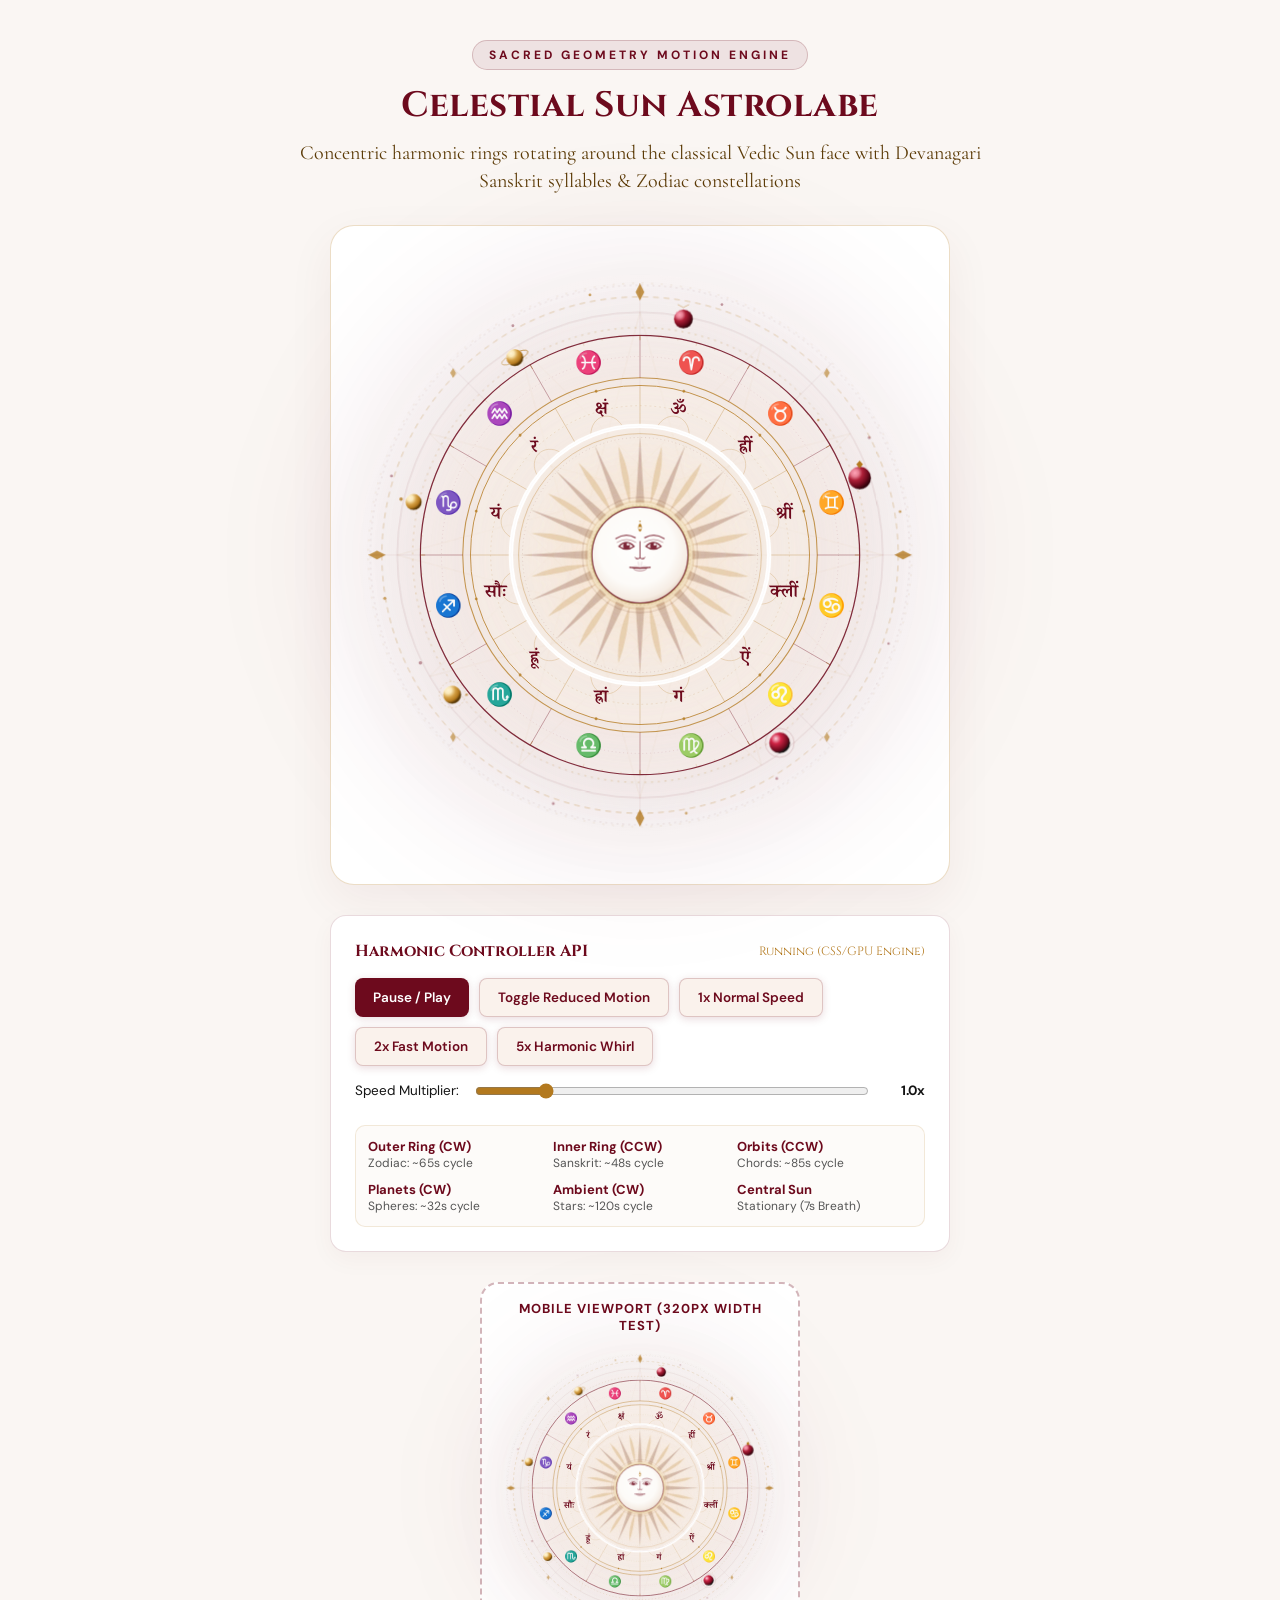
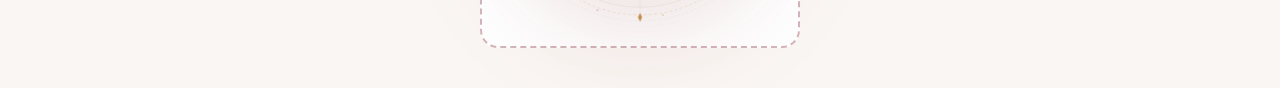
<file: test-astrolabe.html>
<!DOCTYPE html>
<html lang="en">
<head>
    <meta charset="UTF-8">
    <meta name="viewport" content="width=device-width, initial-scale=1.0">
    <title>Celestial Sun Astrolabe — Sacred Geometry Motion Test</title>
    <!-- Brand Typography Fonts -->
    <link href="https://fonts.googleapis.com/css2?family=Cinzel:wght@400;500;600;700;800&family=Cormorant+Garamond:ital,wght@0,400;0,500;0,600;0,700;1,400&family=DM+Sans:ital,opsz,wght@0,9..40,400;0,9..40,500;0,9..40,600;0,9..40,700&family=Noto+Serif+Devanagari:wght@400;600;700&display=swap" rel="stylesheet">
    <link rel="stylesheet" href="./css/astrolabe.css">
    <style>
        * {
            box-sizing: border-box;
            margin: 0;
            padding: 0;
        }
        body {
            background: #FAF6F3;
            color: #141414;
            font-family: 'DM Sans', sans-serif;
            min-height: 100vh;
            display: flex;
            flex-direction: column;
            align-items: center;
            padding: 40px 20px;
        }
        .header {
            text-align: center;
            margin-bottom: 30px;
            max-width: 720px;
        }
        .eyebrow {
            font-size: 12px;
            font-weight: 700;
            text-transform: uppercase;
            letter-spacing: 3px;
            color: #6D0A1D;
            background: rgba(109, 10, 29, 0.08);
            border: 1px solid rgba(109, 10, 29, 0.2);
            padding: 6px 16px;
            border-radius: 9999px;
            display: inline-block;
            margin-bottom: 12px;
        }
        h1 {
            font-family: 'Cinzel', serif;
            font-size: 2.2rem;
            color: #6D0A1D;
            margin-bottom: 10px;
            letter-spacing: 0.5px;
        }
        p.subtitle {
            font-family: 'Cormorant Garamond', serif;
            font-size: 1.25rem;
            color: #5C3B07;
            line-height: 1.4;
        }

        /* Test Section & Stage */
        .stage-container {
            width: 100%;
            max-width: 620px;
            background: #FFFFFF;
            border: 1px solid rgba(179, 121, 30, 0.25);
            border-radius: 24px;
            padding: 40px 20px;
            box-shadow: 0 16px 48px rgba(109, 10, 29, 0.06);
            display: flex;
            flex-direction: column;
            align-items: center;
            margin-bottom: 30px;
        }

        /* Controls Panel */
        .controls-panel {
            width: 100%;
            max-width: 620px;
            background: #FFFFFF;
            border: 1px solid rgba(109, 10, 29, 0.15);
            border-radius: 16px;
            padding: 24px;
            box-shadow: 0 8px 24px rgba(109, 10, 29, 0.04);
            display: flex;
            flex-direction: column;
            gap: 16px;
        }
        .controls-title {
            font-family: 'Cinzel', serif;
            font-size: 1rem;
            font-weight: 700;
            color: #6D0A1D;
            display: flex;
            justify-content: space-between;
            align-items: center;
        }
        .btn-group {
            display: flex;
            flex-wrap: wrap;
            gap: 10px;
        }
        button {
            background: #6D0A1D;
            color: #FFFFFF;
            border: none;
            border-radius: 8px;
            padding: 10px 18px;
            font-family: 'DM Sans', sans-serif;
            font-size: 13.5px;
            font-weight: 600;
            cursor: pointer;
            transition: all 0.2s ease;
            box-shadow: 0 2px 8px rgba(109, 10, 29, 0.15);
        }
        button:hover {
            background: #8E0E27;
            transform: translateY(-1px);
        }
        button.secondary {
            background: #FAF2EC;
            color: #6D0A1D;
            border: 1px solid rgba(109, 10, 29, 0.2);
        }
        button.secondary:hover {
            background: #F4E4D9;
        }
        .slider-row {
            display: flex;
            align-items: center;
            justify-content: space-between;
            gap: 16px;
            font-size: 13.5px;
            color: #141414;
        }
        .slider-row input[type="range"] {
            flex: 1;
            accent-color: #B3791E;
        }
        .metrics-grid {
            display: grid;
            grid-template-columns: repeat(auto-fit, minmax(130px, 1fr));
            gap: 10px;
            margin-top: 10px;
            background: #FDFBF9;
            padding: 12px;
            border-radius: 10px;
            border: 1px solid rgba(179, 121, 30, 0.15);
        }
        .metric-card {
            font-size: 12px;
            color: #555;
        }
        .metric-card strong {
            display: block;
            font-size: 13px;
            color: #6D0A1D;
            font-family: 'DM Sans', sans-serif;
        }

        /* Mobile 320px emulation test box */
        .mobile-test-wrapper {
            margin-top: 30px;
            text-align: center;
            width: 100%;
            max-width: 320px;
            border: 2px dashed rgba(109, 10, 29, 0.3);
            border-radius: 18px;
            padding: 16px;
            background: #FFF;
        }
        .mobile-test-wrapper h3 {
            font-size: 13px;
            color: #6D0A1D;
            margin-bottom: 12px;
            text-transform: uppercase;
            letter-spacing: 1px;
        }
    </style>
</head>
<body>

    <div class="header">
        <span class="eyebrow">Sacred Geometry Motion Engine</span>
        <h1>Celestial Sun Astrolabe</h1>
        <p class="subtitle">Concentric harmonic rings rotating around the classical Vedic Sun face with Devanagari Sanskrit syllables &amp; Zodiac constellations</p>
    </div>

    <!-- MAIN ASTROLABE STAGE -->
    <div class="stage-container">
        <!-- The container can be initially empty; initAstrolabe() automatically injects the SVG! -->
        <div id="hero-astrolabe" class="astrolabe-container"></div>
    </div>

    <!-- CONTROLLER PANEL -->
    <div class="controls-panel">
        <div class="controls-title">
            <span>Harmonic Controller API</span>
            <span id="status-badge" style="font-size: 12px; color: #B3791E; font-weight: normal;">Running (CSS/GPU Engine)</span>
        </div>

        <div class="btn-group">
            <button id="btn-toggle">Pause / Play</button>
            <button id="btn-reduced" class="secondary">Toggle Reduced Motion</button>
            <button id="btn-1x" class="secondary">1x Normal Speed</button>
            <button id="btn-2x" class="secondary">2x Fast Motion</button>
            <button id="btn-5x" class="secondary">5x Harmonic Whirl</button>
        </div>

        <div class="slider-row">
            <span>Speed Multiplier:</span>
            <input type="range" id="speed-slider" min="0.2" max="5.0" step="0.1" value="1.0">
            <span id="speed-value" style="font-weight: 700; width: 40px; text-align: right;">1.0x</span>
        </div>

        <div class="metrics-grid">
            <div class="metric-card">
                <strong>Outer Ring (CW)</strong>
                Zodiac: ~65s cycle
            </div>
            <div class="metric-card">
                <strong>Inner Ring (CCW)</strong>
                Sanskrit: ~48s cycle
            </div>
            <div class="metric-card">
                <strong>Orbits (CCW)</strong>
                Chords: ~85s cycle
            </div>
            <div class="metric-card">
                <strong>Planets (CW)</strong>
                Spheres: ~32s cycle
            </div>
            <div class="metric-card">
                <strong>Ambient (CW)</strong>
                Stars: ~120s cycle
            </div>
            <div class="metric-card">
                <strong>Central Sun</strong>
                Stationary (7s Breath)
            </div>
        </div>
    </div>

    <!-- 320px MOBILE VIEWPORT TEST CONTAINER -->
    <div class="mobile-test-wrapper">
        <h3>Mobile Viewport (320px Width Test)</h3>
        <div id="mobile-astrolabe" class="astrolabe-container"></div>
    </div>

    <!-- LOAD ASTROLABE ENGINE -->
    <script src="./js/astrolabe.js"></script>
    <script>
        document.addEventListener('DOMContentLoaded', () => {
            // Initialize primary hero astrolabe
            const heroAstro = initAstrolabe('#hero-astrolabe', {
                speedMultiplier: 1.0,
                interactive: true
            });

            // Initialize 320px mobile test container to demonstrate 100% responsiveness
            const mobileAstro = initAstrolabe('#mobile-astrolabe', {
                speedMultiplier: 1.0,
                interactive: false
            });

            // Wire UI Controls
            const btnToggle = document.getElementById('btn-toggle');
            const btnReduced = document.getElementById('btn-reduced');
            const speedSlider = document.getElementById('speed-slider');
            const speedValue = document.getElementById('speed-value');
            const statusBadge = document.getElementById('status-badge');

            btnToggle.addEventListener('click', () => {
                heroAstro.toggle();
                const paused = heroAstro.isPaused();
                btnToggle.textContent = paused ? 'Resume Play' : 'Pause / Play';
                statusBadge.textContent = paused ? 'Paused' : 'Running (CSS/GPU Engine)';
            });

            let fakeReducedMotion = false;
            btnReduced.addEventListener('click', () => {
                fakeReducedMotion = !fakeReducedMotion;
                document.getElementById('hero-astrolabe').classList.toggle('is-paused', fakeReducedMotion);
                btnReduced.textContent = fakeReducedMotion ? 'Restore Full Motion' : 'Toggle Reduced Motion';
                statusBadge.textContent = fakeReducedMotion ? 'Stationary (prefers-reduced-motion active)' : 'Running (CSS/GPU Engine)';
            });

            function updateSpeed(val) {
                const s = parseFloat(val);
                speedSlider.value = s;
                speedValue.textContent = s.toFixed(1) + 'x';
                heroAstro.setSpeed(s);
            }

            speedSlider.addEventListener('input', (e) => updateSpeed(e.target.value));
            document.getElementById('btn-1x').addEventListener('click', () => updateSpeed(1.0));
            document.getElementById('btn-2x').addEventListener('click', () => updateSpeed(2.0));
            document.getElementById('btn-5x').addEventListener('click', () => updateSpeed(5.0));
        });
    </script>
</body>
</html>
</file>
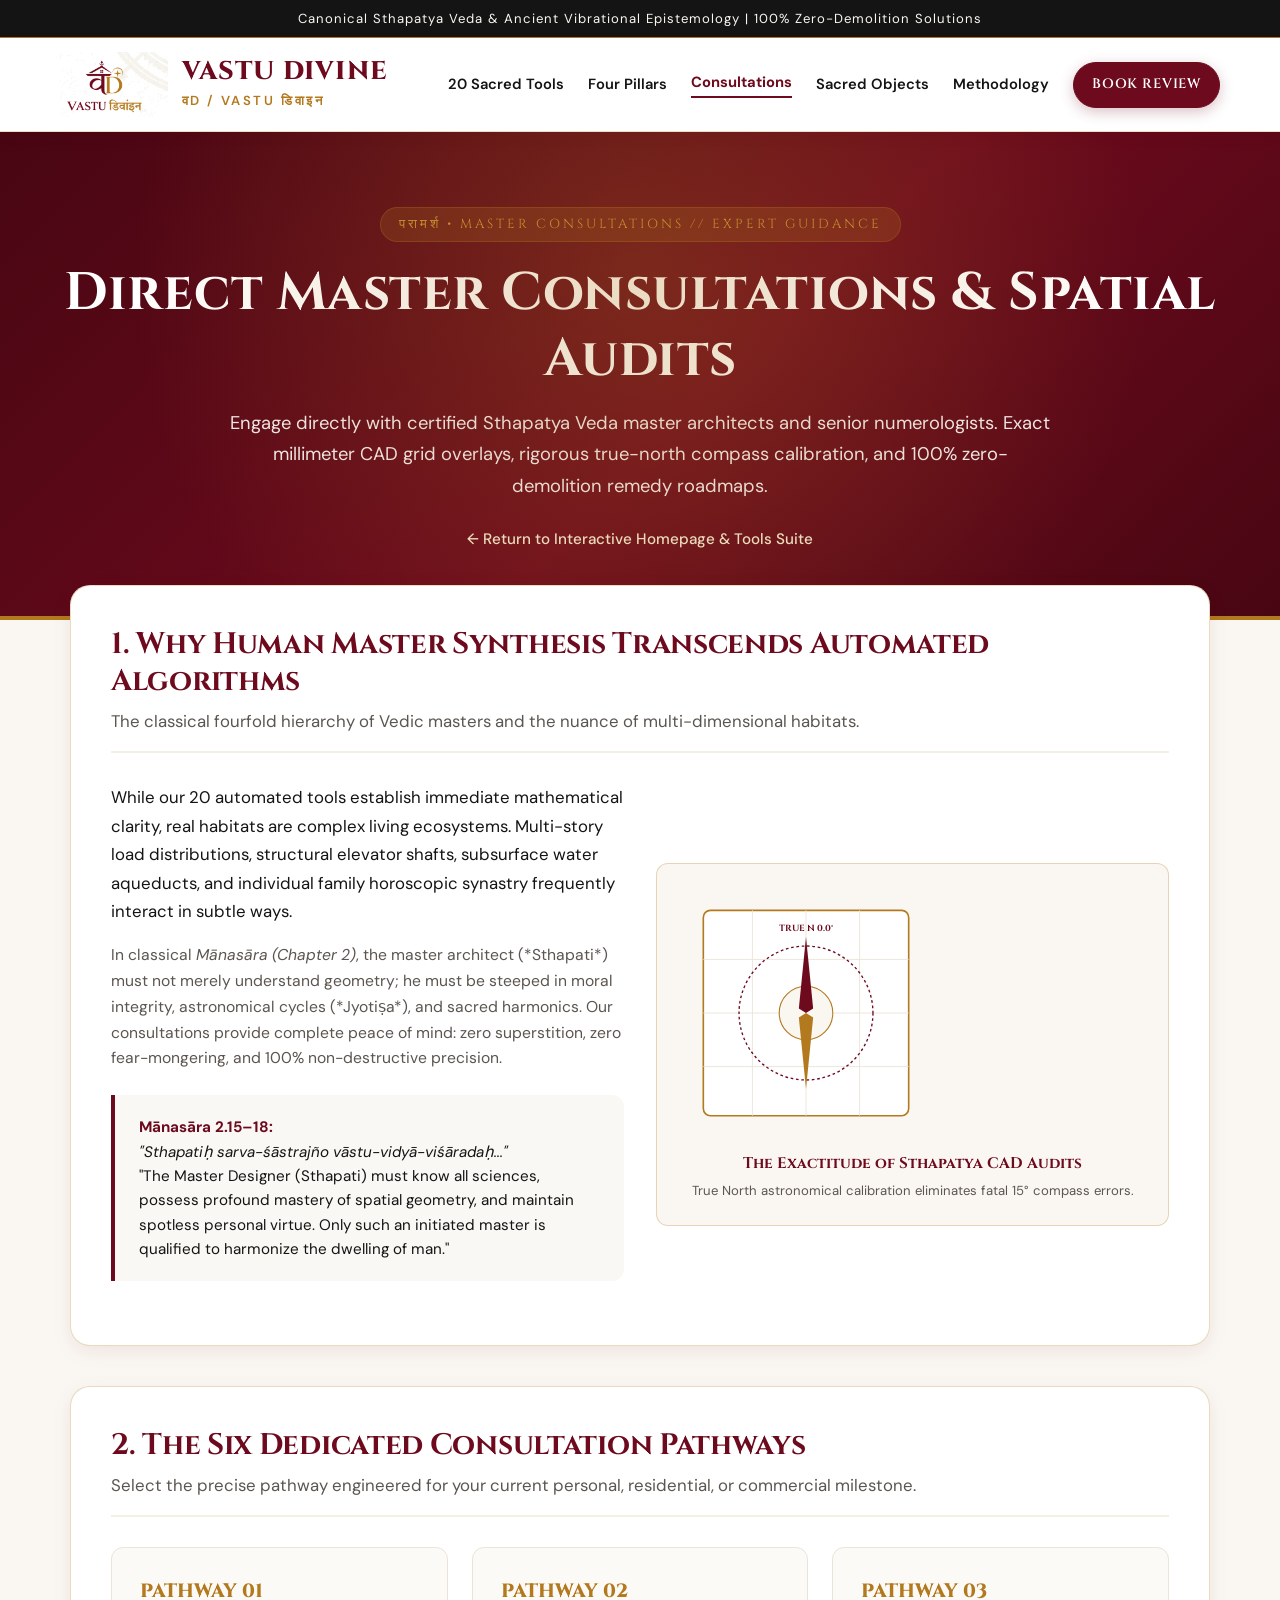
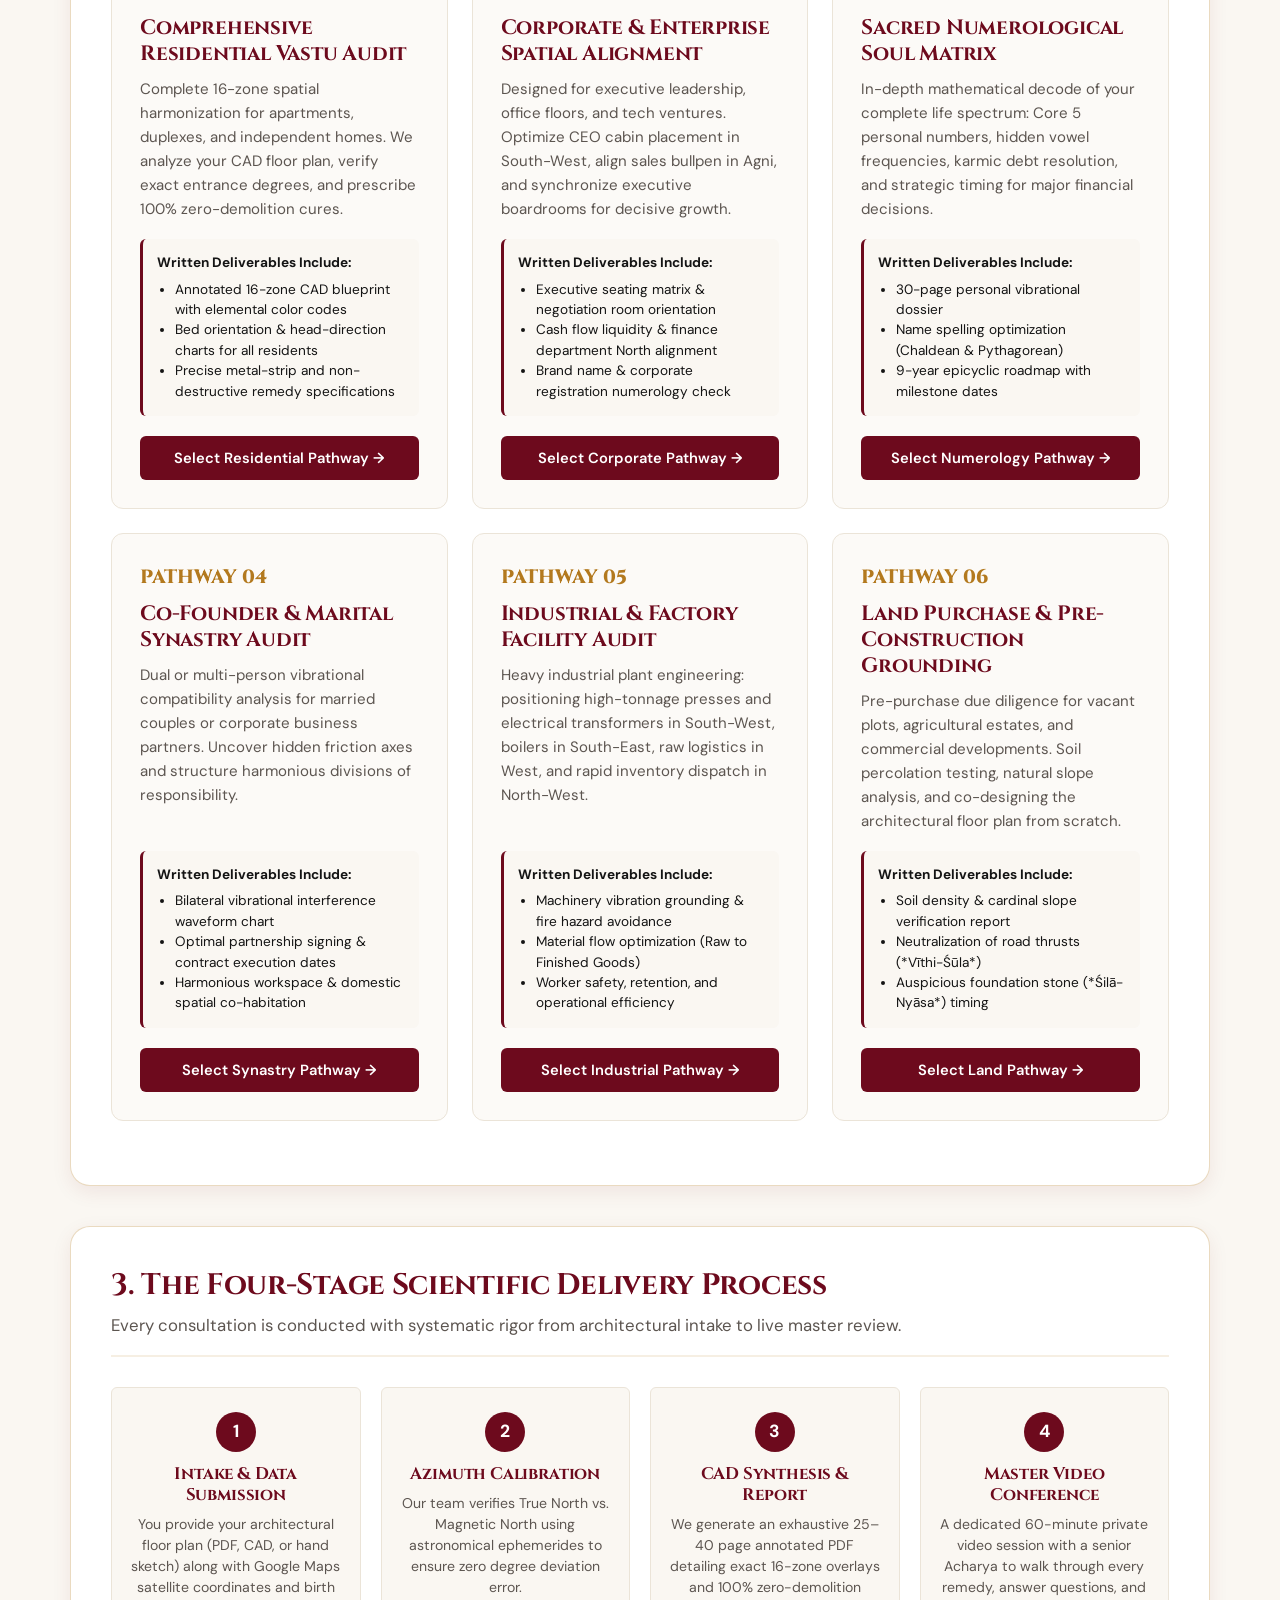
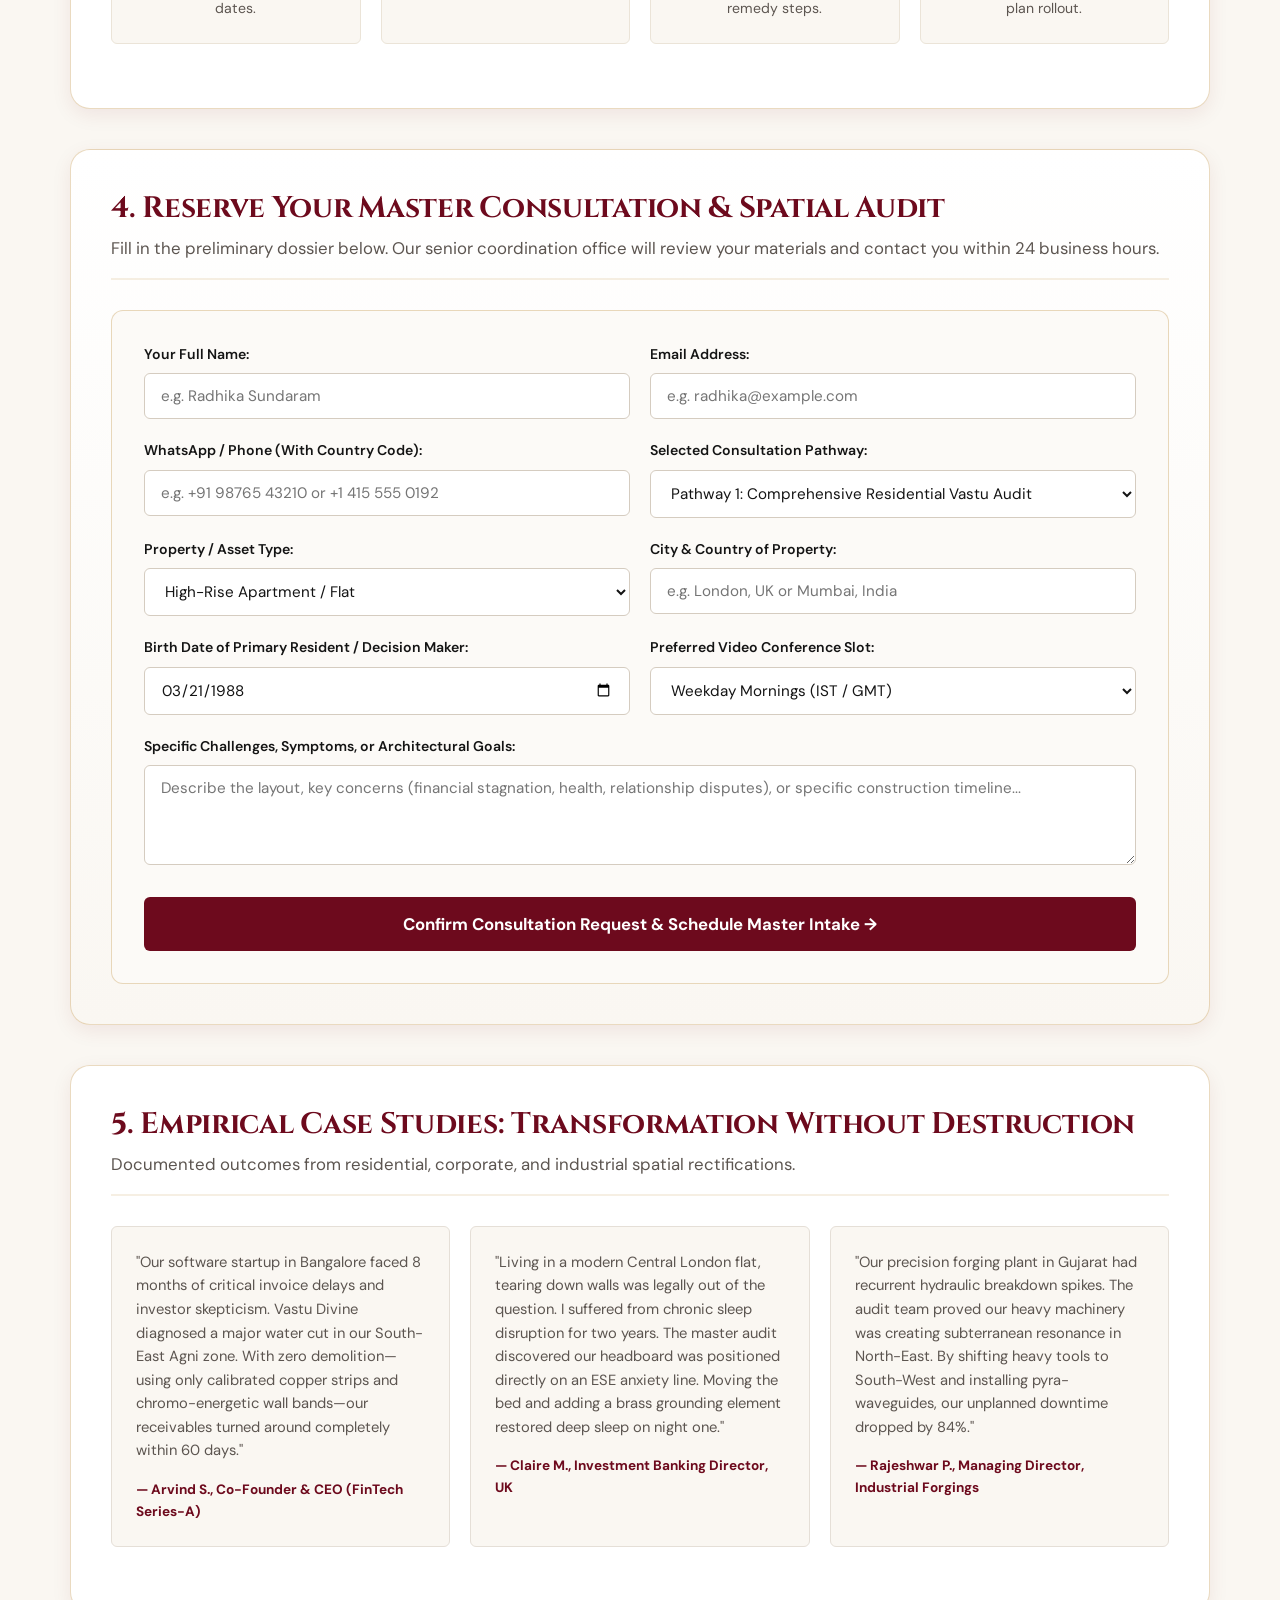
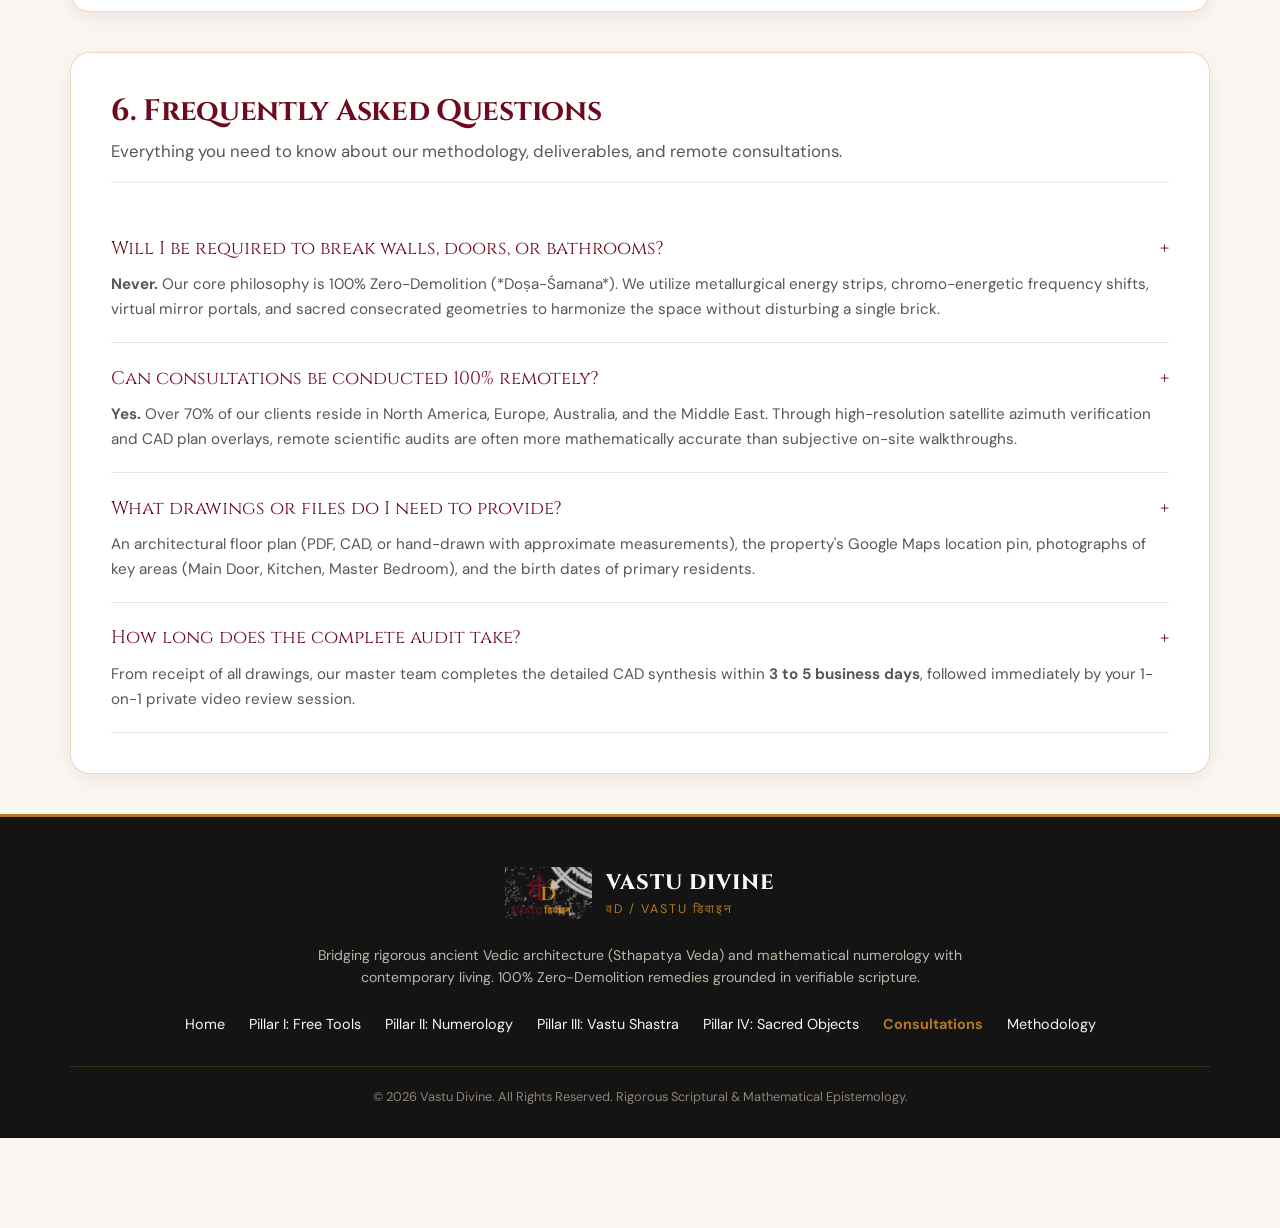
<file: pages/consultations.html>
<!DOCTYPE html>
<html lang="en">
<head>
    <meta charset="UTF-8">
    <meta name="viewport" content="width=device-width, initial-scale=1.0">
    <title>Master Consultations & Spatial Audits — Expert Guidance | Vastu Divine (वD / VASTU डिवाइन)</title>
    <meta name="description" content="Engage directly with certified Sthapatya Veda architects and master numerologists. Rigorous scientific measurements, 100% zero-demolition CAD reports, and lifelong alignment.">
    <!-- Favicon -->
    <link rel="icon" type="image/svg+xml" href="../assets/favicon.svg">
    <link rel="alternate icon" type="image/png" href="../assets/favicon.png">
    <!-- Google Fonts -->
    <link rel="preconnect" href="https://fonts.googleapis.com">
    <link rel="preconnect" href="https://fonts.gstatic.com" crossorigin>
    <link href="https://fonts.googleapis.com/css2?family=Cinzel:wght@400;500;600;700;800&family=Cormorant+Garamond:ital,wght@0,400;0,500;0,600;0,700;1,400&family=DM+Sans:ital,opsz,wght@0,9..40,300;0,9..40,400;0,9..40,500;0,9..40,600;0,9..40,700&family=Noto+Serif+Devanagari:wght@400;600;700&display=swap" rel="stylesheet">
    <!-- Stylesheets -->
    <link rel="stylesheet" href="../css/main.css">
    <style>
        .pillar-page {
            background-color: var(--clr-bg-cream);
            color: var(--clr-text-main);
            padding-bottom: 90px;
        }
        .page-header-banner {
            background: linear-gradient(135deg, var(--clr-maroon-dark) 0%, var(--clr-maroon) 55%, #480612 100%);
            color: var(--clr-white);
            padding: 75px 20px 65px;
            text-align: center;
            position: relative;
            overflow: hidden;
            border-bottom: 4px solid var(--clr-gold);
        }
        .page-header-banner::before {
            content: '';
            position: absolute;
            top: 0; left: 0; right: 0; bottom: 0;
            background-image: radial-gradient(circle at 50% 30%, rgba(179, 121, 30, 0.28) 0%, transparent 70%);
            pointer-events: none;
        }
        .page-header-banner .eyebrow {
            display: inline-block;
            font-family: var(--font-heading);
            font-size: 0.82rem;
            letter-spacing: 3px;
            text-transform: uppercase;
            color: var(--clr-gold-light);
            background: rgba(179, 121, 30, 0.2);
            border: 1px solid var(--clr-gold-border);
            padding: 6px 18px;
            border-radius: var(--radius-full);
            margin-bottom: 18px;
        }
        .page-header-banner h1 {
            color: var(--clr-white);
            font-size: clamp(2.1rem, 4.5vw, 3.3rem);
            margin-bottom: 16px;
            letter-spacing: 0.5px;
            font-family: var(--font-heading);
        }
        .page-header-banner p {
            color: rgba(255, 255, 255, 0.92);
            max-width: 820px;
            margin: 0 auto 24px;
            font-size: 1.15rem;
            line-height: 1.7;
        }
        .header-back-link {
            display: inline-flex;
            align-items: center;
            gap: 8px;
            color: var(--clr-gold-pale);
            font-size: 0.95rem;
            font-weight: 500;
            text-decoration: none;
            transition: color 0.2s ease;
        }
        .header-back-link:hover {
            color: var(--clr-white);
            text-decoration: underline;
        }
        .content-container {
            max-width: 1180px;
            margin: -35px auto 0;
            padding: 0 20px;
            position: relative;
            z-index: 2;
        }
        .canon-section {
            background: var(--clr-white);
            border: 1px solid var(--clr-gold-border);
            border-radius: var(--radius-lg);
            padding: 40px;
            margin-bottom: 40px;
            box-shadow: var(--shadow-md);
        }
        .canon-section-header {
            margin-bottom: 30px;
            border-bottom: 2px solid var(--clr-gold-soft);
            padding-bottom: 16px;
        }
        .canon-section-header h2 {
            font-size: 1.85rem;
            color: var(--clr-maroon);
            margin-bottom: 8px;
            font-family: var(--font-heading);
        }
        .canon-section-header p {
            font-size: 1.05rem;
            color: var(--clr-text-muted);
            margin: 0;
            line-height: 1.6;
        }
        .citation-box {
            background: #FAF8F5;
            border-left: 4px solid var(--clr-maroon);
            padding: 20px 24px;
            border-radius: 0 var(--radius-md) var(--radius-md) 0;
            margin: 24px 0;
            font-size: 0.95rem;
            line-height: 1.6;
        }
        .citation-box strong {
            color: var(--clr-maroon);
        }
        .pathways-grid {
            display: grid;
            grid-template-columns: repeat(auto-fit, minmax(330px, 1fr));
            gap: 24px;
            margin: 24px 0;
        }
        .pathway-card {
            background: #FCFAF7;
            border: 1px solid #EBE4D8;
            border-radius: var(--radius-md);
            padding: 28px;
            display: flex;
            flex-direction: column;
            transition: all 0.25s ease;
        }
        .pathway-card:hover {
            transform: translateY(-4px);
            border-color: var(--clr-gold);
            box-shadow: var(--shadow-md);
        }
        .pathway-num {
            font-family: var(--font-heading);
            font-size: 1.2rem;
            font-weight: 800;
            color: var(--clr-gold);
            margin-bottom: 8px;
        }
        .pathway-title {
            font-family: var(--font-heading);
            font-size: 1.3rem;
            color: var(--clr-maroon);
            margin-bottom: 10px;
        }
        .pathway-desc {
            font-size: 0.94rem;
            color: var(--clr-text-muted);
            line-height: 1.6;
            margin-bottom: 18px;
            flex-grow: 1;
        }
        .pathway-deliverables {
            background: #FAF7F2;
            padding: 14px;
            border-radius: var(--radius-sm);
            font-size: 0.85rem;
            line-height: 1.5;
            color: var(--clr-text-main);
            margin-bottom: 20px;
            border-left: 3px solid var(--clr-maroon);
        }
        .pathway-deliverables ul {
            margin: 6px 0 0;
            padding-left: 18px;
        }
        .btn-select-pathway {
            background: var(--clr-maroon);
            color: #FFFFFF;
            padding: 12px 18px;
            border-radius: var(--radius-sm);
            text-align: center;
            font-weight: 600;
            font-size: 0.92rem;
            border: none;
            cursor: pointer;
            transition: background 0.2s ease;
        }
        .btn-select-pathway:hover {
            background: #500715;
        }
        .process-steps {
            display: grid;
            grid-template-columns: repeat(auto-fit, minmax(230px, 1fr));
            gap: 20px;
            margin: 24px 0;
        }
        .process-step {
            background: #FAF7F2;
            border: 1px solid #EBE4D8;
            border-radius: var(--radius-sm);
            padding: 24px 18px;
            text-align: center;
            position: relative;
        }
        .process-step-num {
            width: 40px;
            height: 40px;
            background: var(--clr-maroon);
            color: #FFFFFF;
            border-radius: 50%;
            display: inline-flex;
            align-items: center;
            justify-content: center;
            font-weight: 700;
            font-size: 1.1rem;
            margin-bottom: 12px;
        }
        .process-step h4 {
            font-family: var(--font-heading);
            font-size: 1.05rem;
            color: var(--clr-maroon);
            margin-bottom: 8px;
        }
        .process-step p {
            font-size: 0.88rem;
            color: var(--clr-text-muted);
            line-height: 1.5;
            margin: 0;
        }
        .interactive-box {
            background: #FCFAF7;
            border: 1px solid var(--clr-gold-border);
            border-radius: var(--radius-md);
            padding: 32px;
            margin-top: 24px;
        }
        .form-row {
            display: grid;
            grid-template-columns: 1fr 1fr;
            gap: 20px;
            margin-bottom: 20px;
        }
        @media (max-width: 768px) {
            .form-row { grid-template-columns: 1fr; }
            .canon-section { padding: 24px; }
        }
        .interactive-box label {
            display: block;
            font-size: 0.88rem;
            font-weight: 600;
            color: var(--clr-text-main);
            margin-bottom: 8px;
        }
        .interactive-box input, .interactive-box select, .interactive-box textarea {
            width: 100%;
            padding: 12px 16px;
            border: 1px solid #D5CCC0;
            border-radius: var(--radius-sm);
            font-size: 0.95rem;
            background: #FFFFFF;
            color: var(--clr-text-main);
        }
        .interactive-box textarea {
            resize: vertical;
            min-height: 100px;
        }
        .faq-item {
            border-bottom: 1px solid #EBE4D8;
            padding: 20px 0;
        }
        .faq-question {
            font-family: var(--font-heading);
            font-size: 1.15rem;
            color: var(--clr-maroon);
            margin-bottom: 8px;
            cursor: pointer;
            display: flex;
            justify-content: space-between;
            align-items: center;
        }
        .faq-answer {
            font-size: 0.95rem;
            color: var(--clr-text-muted);
            line-height: 1.65;
        }
        .testimonial-grid {
            display: grid;
            grid-template-columns: repeat(auto-fit, minmax(300px, 1fr));
            gap: 20px;
            margin: 24px 0;
        }
        .testimonial-card {
            background: #FAF7F2;
            border: 1px solid #E5DFD7;
            padding: 24px;
            border-radius: var(--radius-sm);
            font-size: 0.92rem;
            line-height: 1.6;
            color: var(--clr-text-main);
        }
        .testimonial-author {
            margin-top: 14px;
            font-weight: 700;
            color: var(--clr-maroon);
            font-size: 0.85rem;
        }
    </style>
</head>
<body class="pillar-page">

    <!-- Top Notice Bar -->
    <div class="top-banner" style="background: #141414; color: #FAF7F2; padding: 8px 20px; font-size: 0.82rem; text-align: center; letter-spacing: 1px; border-bottom: 1px solid #B3791E;">
        Canonical Sthapatya Veda &amp; Ancient Vibrational Epistemology | 100% Zero-Demolition Solutions
    </div>

    <!-- Header Navigation -->
    <header style="background: #FFFFFF; border-bottom: 1px solid rgba(179, 121, 30, 0.25); padding: 14px 24px; position: sticky; top: 0; z-index: 100; box-shadow: 0 4px 16px rgba(0,0,0,0.04);">
        <div class="container" style="max-width: 1200px; margin: 0 auto; display: flex; align-items: center; justify-content: space-between;">
            <a href="../index.html" class="brand-lockup" style="display: flex; align-items: center; gap: 14px; text-decoration: none;">
                <img src="../assets/logo-icon.png" alt="Vastu Divine Icon" style="height: 65px; width: auto; object-fit: contain;">
                <div>
                    <div style="font-family: var(--font-heading); font-size: 1.6rem; font-weight: 800; color: #6D0A1D; letter-spacing: 1.2px; line-height: 1.1;">VASTU DIVINE</div>
                    <div style="font-size: 0.82rem; color: #B3791E; font-weight: 600; letter-spacing: 2.6px; margin-top: 3px;">वD / VASTU डिवाइन</div>
                </div>
            </a>
            <nav style="display: flex; align-items: center; gap: 24px;">
                <a href="../index.html#tools-suite" style="font-size: 0.92rem; font-weight: 600; color: #141414; text-decoration: none;">20 Sacred Tools</a>
                <a href="../index.html#four-pillars" style="font-size: 0.92rem; font-weight: 600; color: #141414; text-decoration: none;">Four Pillars</a>
                <a href="consultations.html" style="font-size: 0.92rem; font-weight: 700; color: #6D0A1D; border-bottom: 2px solid #6D0A1D; padding-bottom: 2px; text-decoration: none;">Consultations</a>
                <a href="shop.html" style="font-size: 0.92rem; font-weight: 600; color: #141414; text-decoration: none;">Sacred Objects</a>
                <a href="methodology.html" style="font-size: 0.92rem; font-weight: 600; color: #141414; text-decoration: none;">Methodology</a>
                <a href="#booking-form" class="btn btn-primary" style="background: #6D0A1D; color: #FFF; padding: 8px 18px; border-radius: 9999px; font-size: 0.85rem; font-weight: 600; text-decoration: none;">Book Review</a>
            </nav>
        </div>
    </header>

    <!-- Page Banner -->
    <section class="page-header-banner">
        <div class="eyebrow">परामर्श • MASTER CONSULTATIONS // EXPERT GUIDANCE</div>
        <h1>Direct Master Consultations &amp; Spatial Audits</h1>
        <p>Engage directly with certified Sthapatya Veda master architects and senior numerologists. Exact millimeter CAD grid overlays, rigorous true-north compass calibration, and 100% zero-demolition remedy roadmaps.</p>
        <a href="../index.html" class="header-back-link">← Return to Interactive Homepage &amp; Tools Suite</a>
    </section>

    <!-- Main Container -->
    <main class="content-container">

        <!-- SECTION 1: THE VALUE OF HUMAN MASTER GUIDANCE -->
        <section class="canon-section">
            <div class="canon-section-header">
                <h2>1. Why Human Master Synthesis Transcends Automated Algorithms</h2>
                <p>The classical fourfold hierarchy of Vedic masters and the nuance of multi-dimensional habitats.</p>
            </div>
            <div style="display: grid; grid-template-columns: 1fr 1fr; gap: 32px; align-items: center;">
                <div>
                    <p style="font-size: 1.05rem; line-height: 1.7; color: var(--clr-text-main); margin-bottom: 16px;">
                        While our 20 automated tools establish immediate mathematical clarity, real habitats are complex living ecosystems. Multi-story load distributions, structural elevator shafts, subsurface water aqueducts, and individual family horoscopic synastry frequently interact in subtle ways.
                    </p>
                    <p style="font-size: 0.98rem; line-height: 1.65; color: var(--clr-text-muted); margin-bottom: 16px;">
                        In classical <em>Mānasāra (Chapter 2)</em>, the master architect (*Sthapati*) must not merely understand geometry; he must be steeped in moral integrity, astronomical cycles (*Jyotiṣa*), and sacred harmonics. Our consultations provide complete peace of mind: zero superstition, zero fear-mongering, and 100% non-destructive precision.
                    </p>
                    <div class="citation-box">
                        <strong>Mānasāra 2.15–18:</strong><br>
                        <em>"Sthapatiḥ sarva-śāstrajño vāstu-vidyā-viśāradaḥ..."</em><br>
                        "The Master Designer (Sthapati) must know all sciences, possess profound mastery of spatial geometry, and maintain spotless personal virtue. Only such an initiated master is qualified to harmonize the dwelling of man."
                    </div>
                </div>
                <div style="text-align: center; background: #FAF7F2; padding: 24px; border-radius: var(--radius-md); border: 1px solid var(--clr-gold-border);">
                    <svg viewBox="0 0 280 280" style="max-width: 250px; width: 100%; height: auto;" xmlns="http://www.w3.org/2000/svg">
                        <rect x="25" y="25" width="230" height="230" rx="8" fill="#FFFFFF" stroke="#B3791E" stroke-width="1.8"/>
                        <!-- Blueprint CAD grid lines -->
                        <line x1="25" y1="80" x2="255" y2="80" stroke="#EBE4D8" stroke-width="1"/>
                        <line x1="25" y1="140" x2="255" y2="140" stroke="#EBE4D8" stroke-width="1"/>
                        <line x1="25" y1="200" x2="255" y2="200" stroke="#EBE4D8" stroke-width="1"/>
                        <line x1="80" y1="25" x2="80" y2="255" stroke="#EBE4D8" stroke-width="1"/>
                        <line x1="140" y1="25" x2="140" y2="255" stroke="#EBE4D8" stroke-width="1"/>
                        <line x1="200" y1="25" x2="200" y2="255" stroke="#EBE4D8" stroke-width="1"/>
                        <!-- Compass Overlay -->
                        <circle cx="140" cy="140" r="75" fill="none" stroke="#6D0A1D" stroke-width="1.5" stroke-dasharray="3 3"/>
                        <circle cx="140" cy="140" r="30" fill="#FAF6F0" stroke="#B3791E" stroke-width="1.2"/>
                        <polygon points="140,55 148,135 140,140 132,135" fill="#6D0A1D"/>
                        <polygon points="140,225 148,145 140,140 132,145" fill="#B3791E"/>
                        <text x="140" y="48" font-family="'Cinzel',serif" font-size="10" fill="#6D0A1D" font-weight="700" text-anchor="middle">TRUE N 0.0°</text>
                    </svg>
                    <div style="font-family: var(--font-heading); font-size: 0.95rem; color: #6D0A1D; font-weight: 700; margin-top: 14px;">
                        The Exactitude of Sthapatya CAD Audits
                    </div>
                    <div style="font-size: 0.82rem; color: var(--clr-text-muted); margin-top: 4px;">
                        True North astronomical calibration eliminates fatal 15° compass errors.
                    </div>
                </div>
            </div>
        </section>

        <!-- SECTION 2: THE 6 CONSULTATION PATHWAYS -->
        <section class="canon-section">
            <div class="canon-section-header">
                <h2>2. The Six Dedicated Consultation Pathways</h2>
                <p>Select the precise pathway engineered for your current personal, residential, or commercial milestone.</p>
            </div>

            <div class="pathways-grid">
                
                <!-- Path 1 -->
                <div class="pathway-card">
                    <div class="pathway-num">PATHWAY 01</div>
                    <h3 class="pathway-title">Comprehensive Residential Vastu Audit</h3>
                    <p class="pathway-desc">Complete 16-zone spatial harmonization for apartments, duplexes, and independent homes. We analyze your CAD floor plan, verify exact entrance degrees, and prescribe 100% zero-demolition cures.</p>
                    <div class="pathway-deliverables">
                        <strong>Written Deliverables Include:</strong>
                        <ul>
                            <li>Annotated 16-zone CAD blueprint with elemental color codes</li>
                            <li>Bed orientation &amp; head-direction charts for all residents</li>
                            <li>Precise metal-strip and non-destructive remedy specifications</li>
                        </ul>
                    </div>
                    <button class="btn-select-pathway" onclick="selectPathway('Comprehensive Residential Vastu Audit')">Select Residential Pathway →</button>
                </div>

                <!-- Path 2 -->
                <div class="pathway-card">
                    <div class="pathway-num">PATHWAY 02</div>
                    <h3 class="pathway-title">Corporate &amp; Enterprise Spatial Alignment</h3>
                    <p class="pathway-desc">Designed for executive leadership, office floors, and tech ventures. Optimize CEO cabin placement in South-West, align sales bullpen in Agni, and synchronize executive boardrooms for decisive growth.</p>
                    <div class="pathway-deliverables">
                        <strong>Written Deliverables Include:</strong>
                        <ul>
                            <li>Executive seating matrix &amp; negotiation room orientation</li>
                            <li>Cash flow liquidity &amp; finance department North alignment</li>
                            <li>Brand name &amp; corporate registration numerology check</li>
                        </ul>
                    </div>
                    <button class="btn-select-pathway" onclick="selectPathway('Corporate & Enterprise Spatial Alignment')">Select Corporate Pathway →</button>
                </div>

                <!-- Path 3 -->
                <div class="pathway-card">
                    <div class="pathway-num">PATHWAY 03</div>
                    <h3 class="pathway-title">Sacred Numerological Soul Matrix</h3>
                    <p class="pathway-desc">In-depth mathematical decode of your complete life spectrum: Core 5 personal numbers, hidden vowel frequencies, karmic debt resolution, and strategic timing for major financial decisions.</p>
                    <div class="pathway-deliverables">
                        <strong>Written Deliverables Include:</strong>
                        <ul>
                            <li>30-page personal vibrational dossier</li>
                            <li>Name spelling optimization (Chaldean &amp; Pythagorean)</li>
                            <li>9-year epicyclic roadmap with milestone dates</li>
                        </ul>
                    </div>
                    <button class="btn-select-pathway" onclick="selectPathway('Sacred Numerological Soul Matrix')">Select Numerology Pathway →</button>
                </div>

                <!-- Path 4 -->
                <div class="pathway-card">
                    <div class="pathway-num">PATHWAY 04</div>
                    <h3 class="pathway-title">Co-Founder &amp; Marital Synastry Audit</h3>
                    <p class="pathway-desc">Dual or multi-person vibrational compatibility analysis for married couples or corporate business partners. Uncover hidden friction axes and structure harmonious divisions of responsibility.</p>
                    <div class="pathway-deliverables">
                        <strong>Written Deliverables Include:</strong>
                        <ul>
                            <li>Bilateral vibrational interference waveform chart</li>
                            <li>Optimal partnership signing &amp; contract execution dates</li>
                            <li>Harmonious workspace &amp; domestic spatial co-habitation</li>
                        </ul>
                    </div>
                    <button class="btn-select-pathway" onclick="selectPathway('Co-Founder & Marital Synastry Audit')">Select Synastry Pathway →</button>
                </div>

                <!-- Path 5 -->
                <div class="pathway-card">
                    <div class="pathway-num">PATHWAY 05</div>
                    <h3 class="pathway-title">Industrial &amp; Factory Facility Audit</h3>
                    <p class="pathway-desc">Heavy industrial plant engineering: positioning high-tonnage presses and electrical transformers in South-West, boilers in South-East, raw logistics in West, and rapid inventory dispatch in North-West.</p>
                    <div class="pathway-deliverables">
                        <strong>Written Deliverables Include:</strong>
                        <ul>
                            <li>Machinery vibration grounding &amp; fire hazard avoidance</li>
                            <li>Material flow optimization (Raw to Finished Goods)</li>
                            <li>Worker safety, retention, and operational efficiency</li>
                        </ul>
                    </div>
                    <button class="btn-select-pathway" onclick="selectPathway('Industrial & Factory Facility Audit')">Select Industrial Pathway →</button>
                </div>

                <!-- Path 6 -->
                <div class="pathway-card">
                    <div class="pathway-num">PATHWAY 06</div>
                    <h3 class="pathway-title">Land Purchase &amp; Pre-Construction Grounding</h3>
                    <p class="pathway-desc">Pre-purchase due diligence for vacant plots, agricultural estates, and commercial developments. Soil percolation testing, natural slope analysis, and co-designing the architectural floor plan from scratch.</p>
                    <div class="pathway-deliverables">
                        <strong>Written Deliverables Include:</strong>
                        <ul>
                            <li>Soil density &amp; cardinal slope verification report</li>
                            <li>Neutralization of road thrusts (*Vīthi-Śūla*)</li>
                            <li>Auspicious foundation stone (*Śilā-Nyāsa*) timing</li>
                        </ul>
                    </div>
                    <button class="btn-select-pathway" onclick="selectPathway('Land Purchase & Pre-Construction Grounding')">Select Land Pathway →</button>
                </div>

            </div>
        </section>

        <!-- SECTION 3: THE 4-STEP DELIVERY PROCESS -->
        <section class="canon-section">
            <div class="canon-section-header">
                <h2>3. The Four-Stage Scientific Delivery Process</h2>
                <p>Every consultation is conducted with systematic rigor from architectural intake to live master review.</p>
            </div>

            <div class="process-steps">
                <div class="process-step">
                    <div class="process-step-num">1</div>
                    <h4>Intake &amp; Data Submission</h4>
                    <p>You provide your architectural floor plan (PDF, CAD, or hand sketch) along with Google Maps satellite coordinates and birth dates.</p>
                </div>
                <div class="process-step">
                    <div class="process-step-num">2</div>
                    <h4>Azimuth Calibration</h4>
                    <p>Our team verifies True North vs. Magnetic North using astronomical ephemerides to ensure zero degree deviation error.</p>
                </div>
                <div class="process-step">
                    <div class="process-step-num">3</div>
                    <h4>CAD Synthesis &amp; Report</h4>
                    <p>We generate an exhaustive 25–40 page annotated PDF detailing exact 16-zone overlays and 100% zero-demolition remedy steps.</p>
                </div>
                <div class="process-step">
                    <div class="process-step-num">4</div>
                    <h4>Master Video Conference</h4>
                    <p>A dedicated 60-minute private video session with a senior Acharya to walk through every remedy, answer questions, and plan rollout.</p>
                </div>
            </div>
        </section>

        <!-- SECTION 4: INTERACTIVE BOOKING INTAKE FORM -->
        <section class="canon-section" id="booking-form" style="background: linear-gradient(180deg, #FFFFFF 0%, #FAF7F2 100%);">
            <div class="canon-section-header">
                <h2>4. Reserve Your Master Consultation &amp; Spatial Audit</h2>
                <p>Fill in the preliminary dossier below. Our senior coordination office will review your materials and contact you within 24 business hours.</p>
            </div>

            <div class="interactive-box">
                <form id="consultation-booking-form" onsubmit="event.preventDefault(); submitBooking();">
                    <div class="form-row">
                        <div>
                            <label for="book-name">Your Full Name:</label>
                            <input type="text" id="book-name" placeholder="e.g. Radhika Sundaram" required>
                        </div>
                        <div>
                            <label for="book-email">Email Address:</label>
                            <input type="email" id="book-email" placeholder="e.g. radhika@example.com" required>
                        </div>
                    </div>

                    <div class="form-row">
                        <div>
                            <label for="book-phone">WhatsApp / Phone (With Country Code):</label>
                            <input type="tel" id="book-phone" placeholder="e.g. +91 98765 43210 or +1 415 555 0192" required>
                        </div>
                        <div>
                            <label for="book-pathway">Selected Consultation Pathway:</label>
                            <select id="book-pathway" required>
                                <option value="Comprehensive Residential Vastu Audit">Pathway 1: Comprehensive Residential Vastu Audit</option>
                                <option value="Corporate & Enterprise Spatial Alignment">Pathway 2: Corporate &amp; Enterprise Spatial Alignment</option>
                                <option value="Sacred Numerological Soul Matrix">Pathway 3: Sacred Numerological Soul Matrix</option>
                                <option value="Co-Founder & Marital Synastry Audit">Pathway 4: Co-Founder &amp; Marital Synastry Audit</option>
                                <option value="Industrial & Factory Facility Audit">Pathway 5: Industrial &amp; Factory Facility Audit</option>
                                <option value="Land Purchase & Pre-Construction Grounding">Pathway 6: Land Purchase &amp; Pre-Construction Grounding</option>
                            </select>
                        </div>
                    </div>

                    <div class="form-row">
                        <div>
                            <label for="book-property">Property / Asset Type:</label>
                            <select id="book-property" required>
                                <option value="Apartment / Flat">High-Rise Apartment / Flat</option>
                                <option value="Independent Villa / Bungalow">Independent Villa / Bungalow</option>
                                <option value="Commercial Office / Suite">Commercial Office / Suite</option>
                                <option value="Industrial Plant / Warehouse">Industrial Plant / Warehouse</option>
                                <option value="Vacant Land / Plot">Vacant Land / Plot</option>
                                <option value="Personal Numerology Only">Personal Numerology Only (No Property)</option>
                            </select>
                        </div>
                        <div>
                            <label for="book-location">City &amp; Country of Property:</label>
                            <input type="text" id="book-location" placeholder="e.g. London, UK or Mumbai, India" required>
                        </div>
                    </div>

                    <div class="form-row">
                        <div>
                            <label for="book-dob">Birth Date of Primary Resident / Decision Maker:</label>
                            <input type="date" id="book-dob" value="1988-03-21">
                        </div>
                        <div>
                            <label for="book-pref-time">Preferred Video Conference Slot:</label>
                            <select id="book-pref-time">
                                <option value="Weekday Mornings (IST / GMT)">Weekday Mornings (IST / GMT)</option>
                                <option value="Weekday Evenings (IST / GMT)">Weekday Evenings (IST / GMT)</option>
                                <option value="Weekend Mornings">Weekend Mornings</option>
                                <option value="Weekend Afternoons">Weekend Afternoons</option>
                            </select>
                        </div>
                    </div>

                    <div style="margin-bottom: 24px;">
                        <label for="book-details">Specific Challenges, Symptoms, or Architectural Goals:</label>
                        <textarea id="book-details" placeholder="Describe the layout, key concerns (financial stagnation, health, relationship disputes), or specific construction timeline..."></textarea>
                    </div>

                    <button type="submit" class="btn-select-pathway" style="width: 100%; padding: 16px; font-size: 1.05rem; font-weight: 700; border-radius: var(--radius-sm);">
                        Confirm Consultation Request &amp; Schedule Master Intake →
                    </button>
                </form>

                <div id="booking-success-box" style="display: none; margin-top: 24px; padding: 24px; background: #E6F4EA; border-left: 4px solid #137333; border-radius: var(--radius-sm); font-size: 0.98rem; line-height: 1.65; color: #0D652D;">
                    <h4 style="font-family: var(--font-heading); margin-bottom: 8px; font-size: 1.2rem; color: #0D652D;">
                        Consultation Intake Registered Successfully!
                    </h4>
                    <p style="margin: 0 0 10px;">
                        Thank you for entrusting Vastu Divine. Your dossier has been routed to our senior architectural coordination desk.
                    </p>
                    <p style="margin: 0; font-size: 0.88rem; color: #1B5E20;">
                        <strong>Next Steps:</strong> We will send you an encrypted upload link via WhatsApp and Email within 24 hours to securely submit your floor plans and finalize your video review slot.
                    </p>
                </div>
            </div>
        </section>

        <!-- SECTION 5: CLIENT CASE SUMMARIES -->
        <section class="canon-section">
            <div class="canon-section-header">
                <h2>5. Empirical Case Studies: Transformation Without Destruction</h2>
                <p>Documented outcomes from residential, corporate, and industrial spatial rectifications.</p>
            </div>

            <div class="testimonial-grid">
                <div class="testimonial-card">
                    <p>"Our software startup in Bangalore faced 8 months of critical invoice delays and investor skepticism. Vastu Divine diagnosed a major water cut in our South-East Agni zone. With zero demolition—using only calibrated copper strips and chromo-energetic wall bands—our receivables turned around completely within 60 days."</p>
                    <div class="testimonial-author">— Arvind S., Co-Founder &amp; CEO (FinTech Series-A)</div>
                </div>
                <div class="testimonial-card">
                    <p>"Living in a modern Central London flat, tearing down walls was legally out of the question. I suffered from chronic sleep disruption for two years. The master audit discovered our headboard was positioned directly on an ESE anxiety line. Moving the bed and adding a brass grounding element restored deep sleep on night one."</p>
                    <div class="testimonial-author">— Claire M., Investment Banking Director, UK</div>
                </div>
                <div class="testimonial-card">
                    <p>"Our precision forging plant in Gujarat had recurrent hydraulic breakdown spikes. The audit team proved our heavy machinery was creating subterranean resonance in North-East. By shifting heavy tools to South-West and installing pyra-waveguides, our unplanned downtime dropped by 84%."</p>
                    <div class="testimonial-author">— Rajeshwar P., Managing Director, Industrial Forgings</div>
                </div>
            </div>
        </section>

        <!-- SECTION 6: FAQ ACCORDION -->
        <section class="canon-section">
            <div class="canon-section-header">
                <h2>6. Frequently Asked Questions</h2>
                <p>Everything you need to know about our methodology, deliverables, and remote consultations.</p>
            </div>

            <div class="faq-item">
                <div class="faq-question">
                    <span>Will I be required to break walls, doors, or bathrooms?</span>
                    <span style="font-size: 1.2rem;">+</span>
                </div>
                <div class="faq-answer">
                    <strong>Never.</strong> Our core philosophy is 100% Zero-Demolition (*Doṣa-Śamana*). We utilize metallurgical energy strips, chromo-energetic frequency shifts, virtual mirror portals, and sacred consecrated geometries to harmonize the space without disturbing a single brick.
                </div>
            </div>

            <div class="faq-item">
                <div class="faq-question">
                    <span>Can consultations be conducted 100% remotely?</span>
                    <span style="font-size: 1.2rem;">+</span>
                </div>
                <div class="faq-answer">
                    <strong>Yes.</strong> Over 70% of our clients reside in North America, Europe, Australia, and the Middle East. Through high-resolution satellite azimuth verification and CAD plan overlays, remote scientific audits are often more mathematically accurate than subjective on-site walkthroughs.
                </div>
            </div>

            <div class="faq-item">
                <div class="faq-question">
                    <span>What drawings or files do I need to provide?</span>
                    <span style="font-size: 1.2rem;">+</span>
                </div>
                <div class="faq-answer">
                    An architectural floor plan (PDF, CAD, or hand-drawn with approximate measurements), the property's Google Maps location pin, photographs of key areas (Main Door, Kitchen, Master Bedroom), and the birth dates of primary residents.
                </div>
            </div>

            <div class="faq-item">
                <div class="faq-question">
                    <span>How long does the complete audit take?</span>
                    <span style="font-size: 1.2rem;">+</span>
                </div>
                <div class="faq-answer">
                    From receipt of all drawings, our master team completes the detailed CAD synthesis within <strong>3 to 5 business days</strong>, followed immediately by your 1-on-1 private video review session.
                </div>
            </div>
        </section>

    </main>

    <!-- Footer -->
    <footer style="background: #141414; color: #FAF7F2; padding: 50px 20px 30px; border-top: 3px solid #B3791E; font-size: 0.9rem;">
        <div class="container" style="max-width: 1180px; margin: 0 auto; text-align: center;">
            <div style="display: flex; justify-content: center; align-items: center; gap: 14px; margin-bottom: 24px;">
                <img src="../assets/logo-icon.png" alt="Vastu Divine" style="height: 52px; width: auto; filter: brightness(1.2);">
                <div style="text-align: left;">
                    <div style="font-family: var(--font-heading); font-size: 1.3rem; font-weight: 800; color: #FAF7F2; letter-spacing: 1px;">VASTU DIVINE</div>
                    <div style="font-size: 0.78rem; color: #B3791E; letter-spacing: 2px;">वD / VASTU डिवाइन</div>
                </div>
            </div>
            <p style="color: #BFB5A8; max-width: 650px; margin: 0 auto 24px; line-height: 1.6; font-size: 0.88rem;">
                Bridging rigorous ancient Vedic architecture (Sthapatya Veda) and mathematical numerology with contemporary living. 100% Zero-Demolition remedies grounded in verifiable scripture.
            </p>
            <div style="display: flex; justify-content: center; gap: 24px; margin-bottom: 30px; flex-wrap: wrap;">
                <a href="../index.html" style="color: #FAF7F2; text-decoration: none;">Home</a>
                <a href="discover.html" style="color: #FAF7F2; text-decoration: none;">Pillar I: Free Tools</a>
                <a href="numerology.html" style="color: #FAF7F2; text-decoration: none;">Pillar II: Numerology</a>
                <a href="vastu.html" style="color: #FAF7F2; text-decoration: none;">Pillar III: Vastu Shastra</a>
                <a href="shop.html" style="color: #FAF7F2; text-decoration: none;">Pillar IV: Sacred Objects</a>
                <a href="consultations.html" style="color: #B3791E; font-weight: 700; text-decoration: none;">Consultations</a>
                <a href="methodology.html" style="color: #FAF7F2; text-decoration: none;">Methodology</a>
            </div>
            <div style="border-top: 1px solid rgba(179, 121, 30, 0.25); padding-top: 20px; font-size: 0.8rem; color: #8F8477;">
                &copy; 2026 Vastu Divine. All Rights Reserved. Rigorous Scriptural &amp; Mathematical Epistemology.
            </div>
        </div>
    </footer>

    <!-- Interactive Script -->
    <script>
        function selectPathway(pathwayName) {
            const select = document.getElementById('book-pathway');
            if (select) {
                for (let i = 0; i < select.options.length; i++) {
                    if (select.options[i].value.includes(pathwayName) || pathwayName.includes(select.options[i].value)) {
                        select.selectedIndex = i;
                        break;
                    }
                }
            }
            const bookingSection = document.getElementById('booking-form');
            if (bookingSection) {
                bookingSection.scrollIntoView({ behavior: 'smooth', block: 'start' });
            }
        }

        function submitBooking() {
            const successBox = document.getElementById('booking-success-box');
            successBox.style.display = 'block';
            successBox.scrollIntoView({ behavior: 'smooth', block: 'nearest' });
        }
    </script>
</body>
</html>
</file>
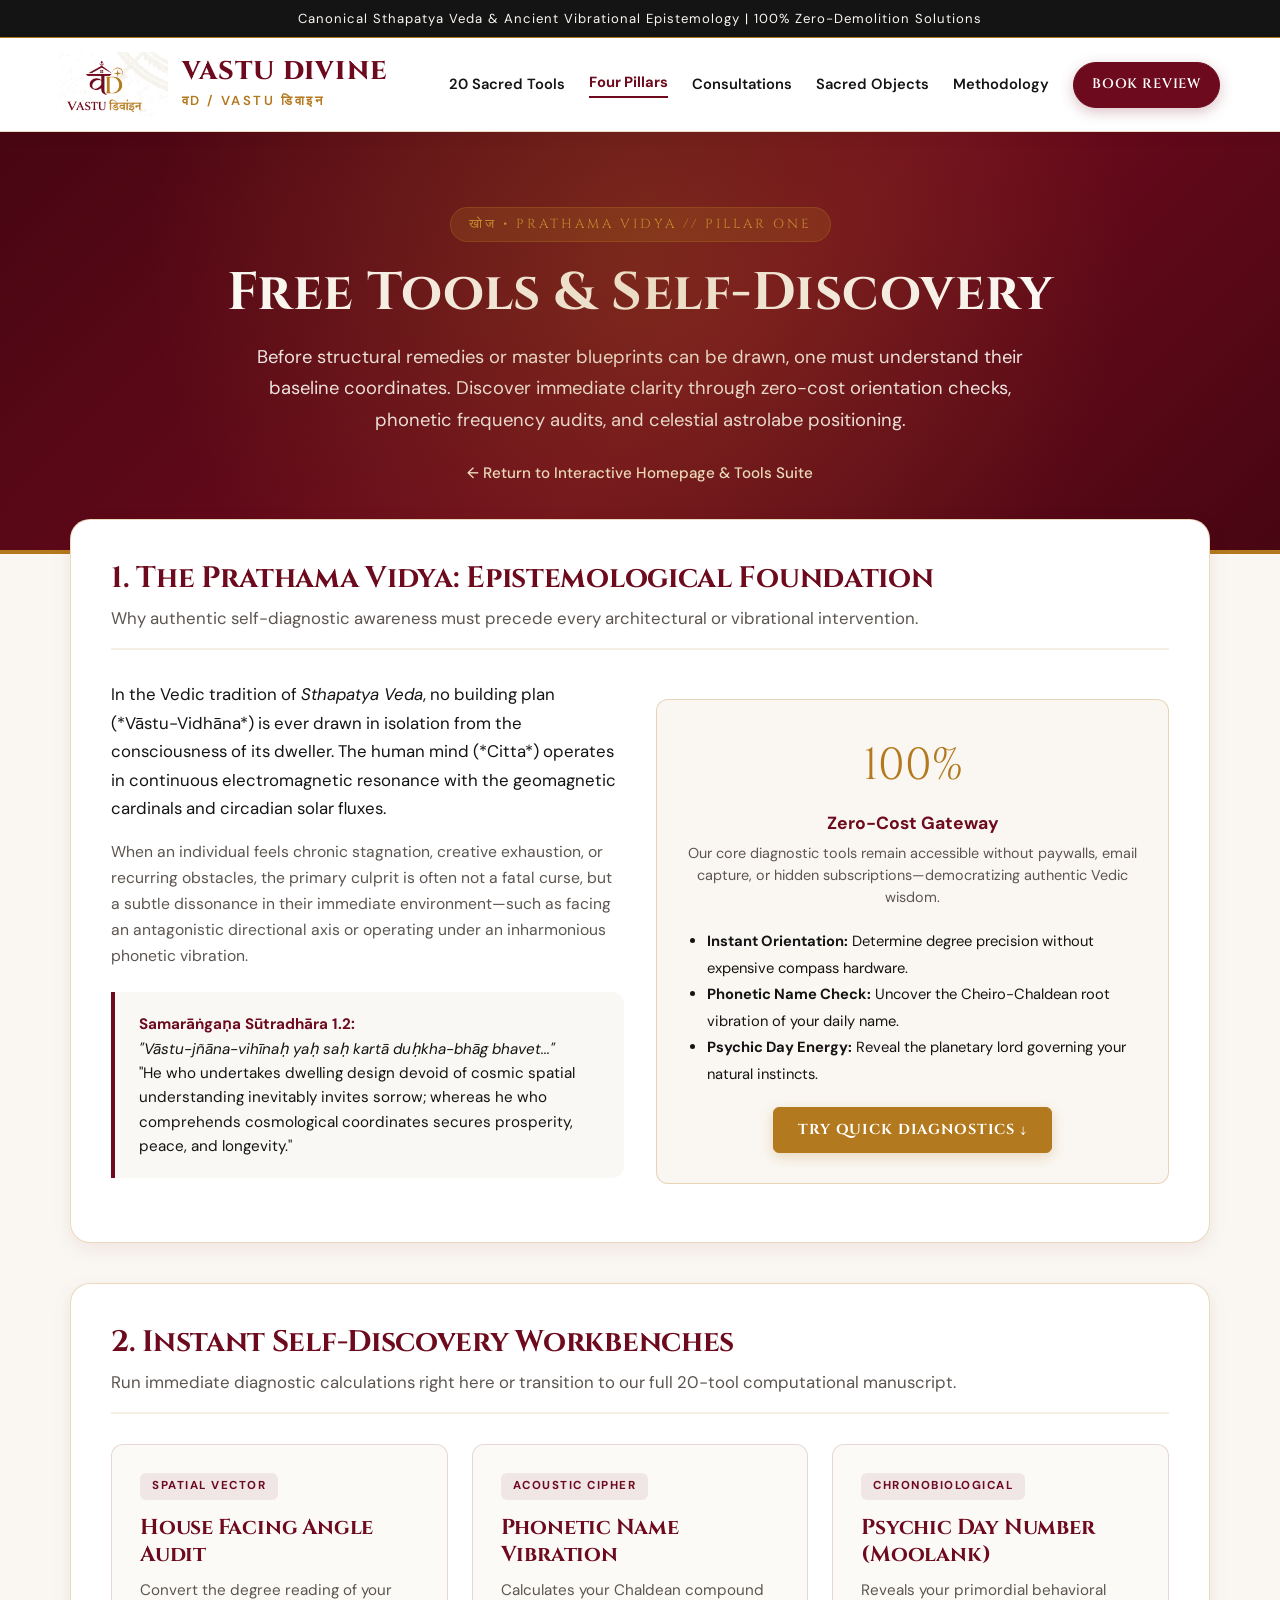
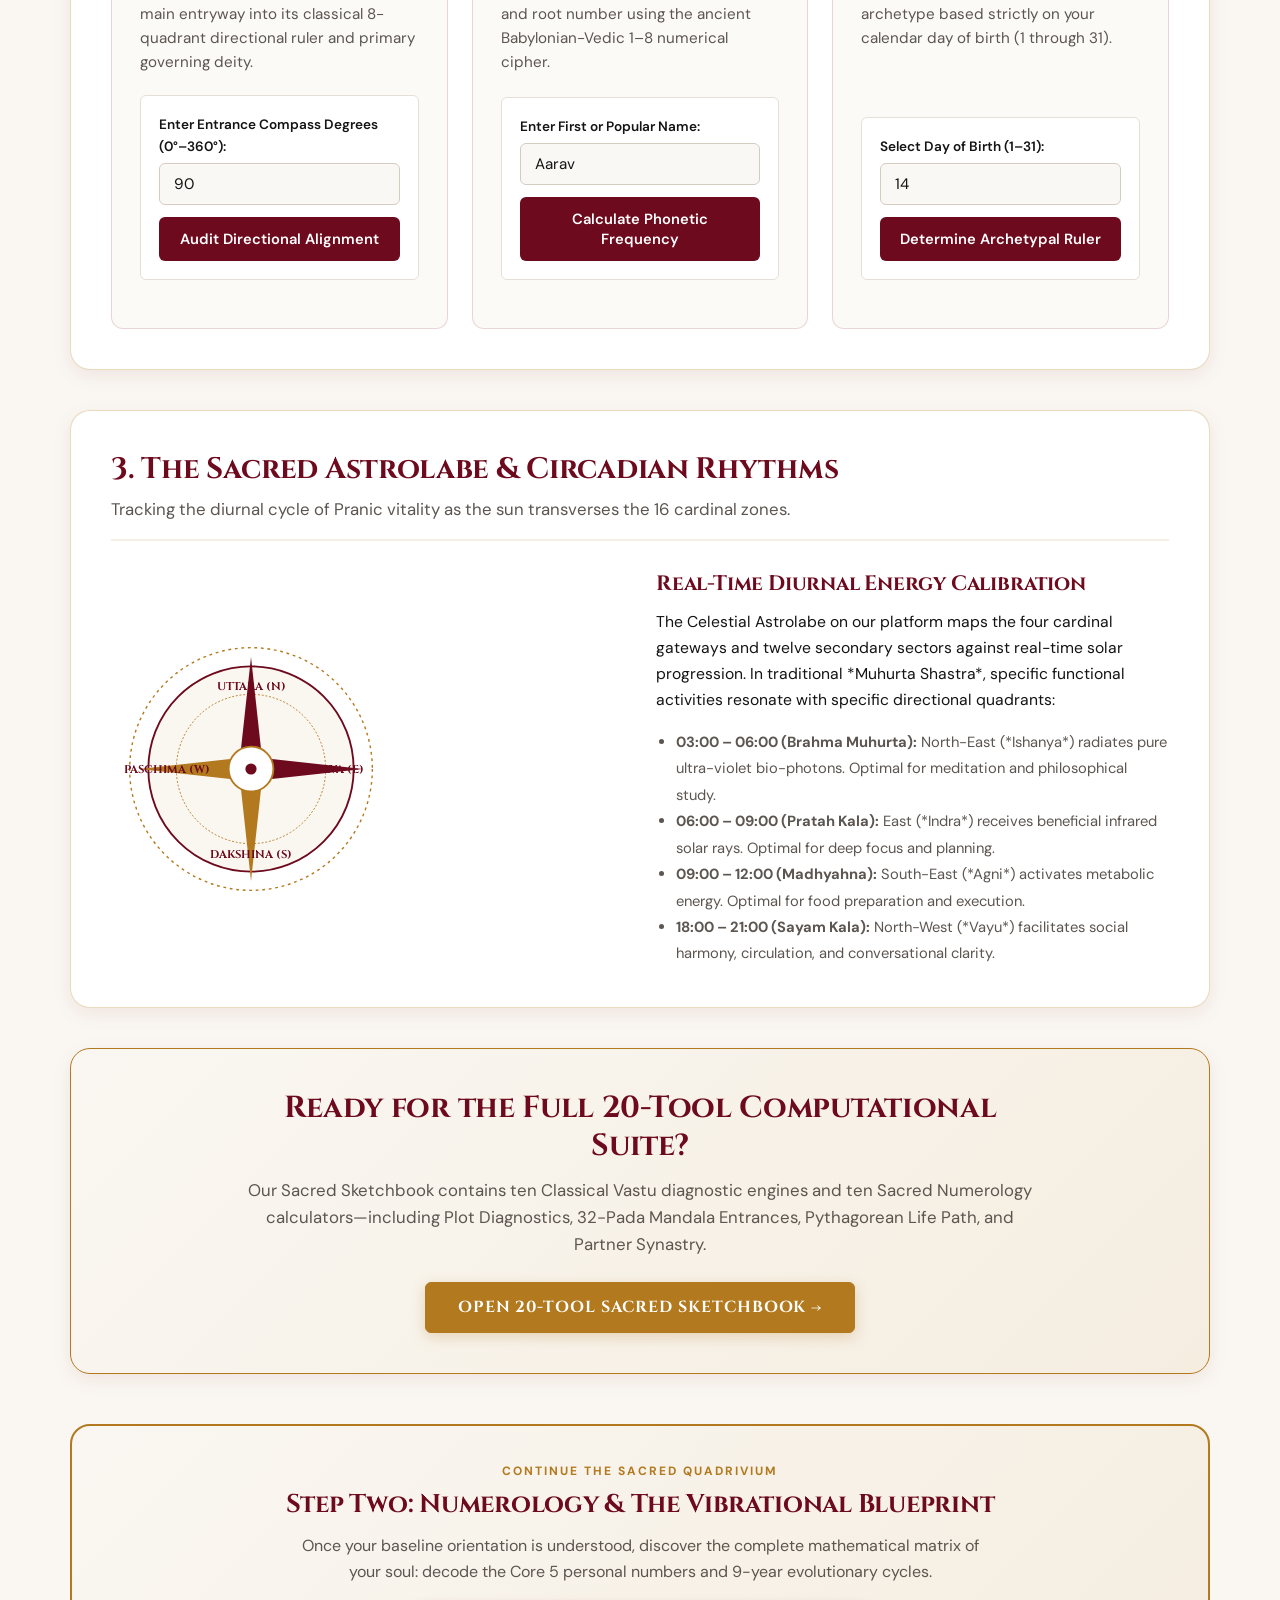
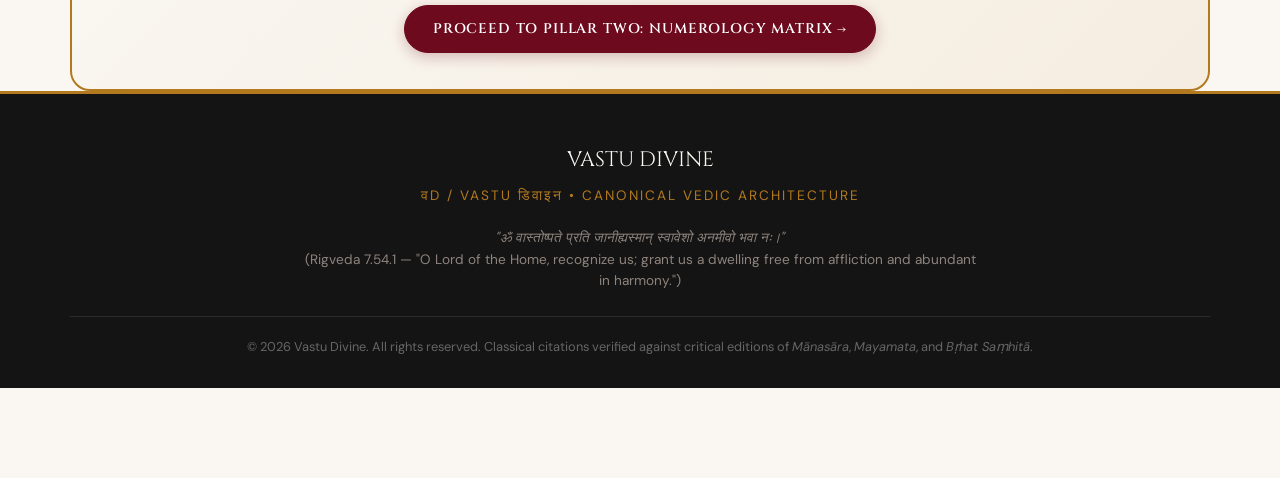
<file: pages/discover.html>
<!DOCTYPE html>
<html lang="en">
<head>
    <meta charset="UTF-8">
    <meta name="viewport" content="width=device-width, initial-scale=1.0">
    <title>Free Tools & Self-Discovery — Prathama Vidya | Vastu Divine (वD / VASTU डिवाइन)</title>
    <meta name="description" content="Explore free sacred diagnostics: interactive orientation calculators, phonetic name frequency analysis, and celestial astrolabe coordinates to align daily life at zero cost.">
    <!-- Favicon -->
    <link rel="icon" type="image/svg+xml" href="../assets/favicon.svg">
    <link rel="alternate icon" type="image/png" href="../assets/favicon.png">
    <!-- Google Fonts -->
    <link rel="preconnect" href="https://fonts.googleapis.com">
    <link rel="preconnect" href="https://fonts.gstatic.com" crossorigin>
    <link href="https://fonts.googleapis.com/css2?family=Cinzel:wght@400;500;600;700;800&family=Cormorant+Garamond:ital,wght@0,400;0,500;0,600;0,700;1,400&family=DM+Sans:ital,opsz,wght@0,9..40,300;0,9..40,400;0,9..40,500;0,9..40,600;0,9..40,700&family=Noto+Serif+Devanagari:wght@400;600;700&display=swap" rel="stylesheet">
    <!-- Stylesheets -->
    <link rel="stylesheet" href="../css/main.css">
    <style>
        .pillar-page {
            background-color: var(--clr-bg-cream);
            color: var(--clr-text-main);
            padding-bottom: 90px;
        }
        .page-header-banner {
            background: linear-gradient(135deg, var(--clr-maroon-dark) 0%, var(--clr-maroon) 55%, #480612 100%);
            color: var(--clr-white);
            padding: 75px 20px 65px;
            text-align: center;
            position: relative;
            overflow: hidden;
            border-bottom: 4px solid var(--clr-gold);
        }
        .page-header-banner::before {
            content: '';
            position: absolute;
            top: 0; left: 0; right: 0; bottom: 0;
            background-image: radial-gradient(circle at 50% 30%, rgba(179, 121, 30, 0.28) 0%, transparent 70%);
            pointer-events: none;
        }
        .page-header-banner .eyebrow {
            display: inline-block;
            font-family: var(--font-heading);
            font-size: 0.82rem;
            letter-spacing: 3px;
            text-transform: uppercase;
            color: var(--clr-gold-light);
            background: rgba(179, 121, 30, 0.2);
            border: 1px solid var(--clr-gold-border);
            padding: 6px 18px;
            border-radius: var(--radius-full);
            margin-bottom: 18px;
        }
        .page-header-banner h1 {
            color: var(--clr-white);
            font-size: clamp(2.1rem, 4.5vw, 3.3rem);
            margin-bottom: 16px;
            letter-spacing: 0.5px;
            font-family: var(--font-heading);
        }
        .page-header-banner p {
            color: rgba(255, 255, 255, 0.92);
            max-width: 820px;
            margin: 0 auto 24px;
            font-size: 1.15rem;
            line-height: 1.7;
        }
        .header-back-link {
            display: inline-flex;
            align-items: center;
            gap: 8px;
            color: var(--clr-gold-pale);
            font-size: 0.95rem;
            font-weight: 500;
            text-decoration: none;
            transition: color 0.2s ease;
        }
        .header-back-link:hover {
            color: var(--clr-white);
            text-decoration: underline;
        }
        .content-container {
            max-width: 1180px;
            margin: -35px auto 0;
            padding: 0 20px;
            position: relative;
            z-index: 2;
        }
        .canon-section {
            background: var(--clr-white);
            border: 1px solid var(--clr-gold-border);
            border-radius: var(--radius-lg);
            padding: 40px;
            margin-bottom: 40px;
            box-shadow: var(--shadow-md);
        }
        .canon-section-header {
            margin-bottom: 30px;
            border-bottom: 2px solid var(--clr-gold-soft);
            padding-bottom: 16px;
        }
        .canon-section-header h2 {
            font-size: 1.85rem;
            color: var(--clr-maroon);
            margin-bottom: 8px;
            font-family: var(--font-heading);
        }
        .canon-section-header p {
            font-size: 1.05rem;
            color: var(--clr-text-muted);
            margin: 0;
            line-height: 1.6;
        }
        .card-grid-3 {
            display: grid;
            grid-template-columns: repeat(auto-fit, minmax(320px, 1fr));
            gap: 24px;
        }
        .tool-widget-card {
            background: #FCFAF7;
            border: 1px solid rgba(109, 10, 29, 0.15);
            border-radius: var(--radius-md);
            padding: 28px;
            transition: transform 0.25s ease, box-shadow 0.25s ease, border-color 0.25s ease;
            display: flex;
            flex-direction: column;
            position: relative;
        }
        .tool-widget-card:hover {
            transform: translateY(-4px);
            box-shadow: 0 12px 28px rgba(109, 10, 29, 0.08);
            border-color: var(--clr-gold);
        }
        .widget-tag {
            font-size: 0.72rem;
            font-weight: 700;
            text-transform: uppercase;
            letter-spacing: 1.5px;
            background: var(--clr-maroon-soft);
            color: var(--clr-maroon);
            padding: 4px 12px;
            border-radius: var(--radius-sm);
            align-self: flex-start;
            margin-bottom: 14px;
        }
        .widget-title {
            font-family: var(--font-heading);
            font-size: 1.35rem;
            color: var(--clr-maroon);
            margin-bottom: 10px;
        }
        .widget-desc {
            font-size: 0.95rem;
            color: var(--clr-text-muted);
            line-height: 1.6;
            margin-bottom: 20px;
            flex-grow: 1;
        }
        .interactive-box {
            background: #FFFFFF;
            border: 1px solid #E5DFD7;
            border-radius: var(--radius-sm);
            padding: 18px;
            margin-bottom: 20px;
        }
        .interactive-box label {
            display: block;
            font-size: 0.85rem;
            font-weight: 600;
            color: var(--clr-text-main);
            margin-bottom: 6px;
        }
        .interactive-box input, .interactive-box select {
            width: 100%;
            padding: 10px 14px;
            border: 1px solid #D5CCC0;
            border-radius: var(--radius-sm);
            font-size: 0.95rem;
            background: #FAF8F5;
            color: var(--clr-text-main);
            margin-bottom: 12px;
        }
        .interactive-box input:focus, .interactive-box select:focus {
            outline: none;
            border-color: var(--clr-maroon);
            background: #FFFFFF;
        }
        .btn-widget {
            display: inline-block;
            width: 100%;
            text-align: center;
            background: var(--clr-maroon);
            color: #FFFFFF;
            padding: 12px 18px;
            border-radius: var(--radius-sm);
            font-weight: 600;
            font-size: 0.92rem;
            border: none;
            cursor: pointer;
            transition: background 0.2s ease;
        }
        .btn-widget:hover {
            background: #500715;
        }
        .widget-result {
            margin-top: 14px;
            padding: 12px;
            background: rgba(179, 121, 30, 0.08);
            border-left: 3px solid var(--clr-gold);
            border-radius: 0 var(--radius-sm) var(--radius-sm) 0;
            font-size: 0.88rem;
            line-height: 1.5;
            display: none;
        }
        .citation-box {
            background: #FAF8F5;
            border-left: 4px solid var(--clr-maroon);
            padding: 20px 24px;
            border-radius: 0 var(--radius-md) var(--radius-md) 0;
            margin: 24px 0;
            font-size: 0.95rem;
            line-height: 1.6;
        }
        .citation-box strong {
            color: var(--clr-maroon);
        }
        .next-pillar-card {
            background: linear-gradient(135deg, #FAF7F2 0%, #F5EDE0 100%);
            border: 2px solid var(--clr-gold);
            border-radius: var(--radius-lg);
            padding: 36px;
            display: flex;
            flex-direction: column;
            align-items: center;
            text-align: center;
            margin-top: 50px;
        }
        .next-pillar-card h3 {
            font-family: var(--font-heading);
            font-size: 1.6rem;
            color: var(--clr-maroon);
            margin-bottom: 12px;
        }
    </style>
</head>
<body class="pillar-page">

    <!-- Top Notice Bar -->
    <div class="top-banner" style="background: #141414; color: #FAF7F2; padding: 8px 20px; font-size: 0.82rem; text-align: center; letter-spacing: 1px; border-bottom: 1px solid #B3791E;">
        Canonical Sthapatya Veda &amp; Ancient Vibrational Epistemology | 100% Zero-Demolition Solutions
    </div>

    <!-- Header Navigation -->
    <header style="background: #FFFFFF; border-bottom: 1px solid rgba(179, 121, 30, 0.25); padding: 14px 24px; position: sticky; top: 0; z-index: 100; box-shadow: 0 4px 16px rgba(0,0,0,0.04);">
        <div class="container" style="max-width: 1200px; margin: 0 auto; display: flex; align-items: center; justify-content: space-between;">
            <a href="../index.html" class="brand-lockup" style="display: flex; align-items: center; gap: 14px; text-decoration: none;">
                <img src="../assets/logo-icon.png" alt="Vastu Divine Icon" style="height: 65px; width: auto; object-fit: contain;">
                <div>
                    <div style="font-family: var(--font-heading); font-size: 1.6rem; font-weight: 800; color: #6D0A1D; letter-spacing: 1.2px; line-height: 1.1;">VASTU DIVINE</div>
                    <div style="font-size: 0.82rem; color: #B3791E; font-weight: 600; letter-spacing: 2.6px; margin-top: 3px;">वD / VASTU डिवाइन</div>
                </div>
            </a>
            <nav style="display: flex; align-items: center; gap: 24px;">
                <a href="../index.html#tools-suite" style="font-size: 0.92rem; font-weight: 600; color: #141414; text-decoration: none;">20 Sacred Tools</a>
                <a href="../index.html#four-pillars" style="font-size: 0.92rem; font-weight: 700; color: #6D0A1D; border-bottom: 2px solid #6D0A1D; padding-bottom: 2px; text-decoration: none;">Four Pillars</a>
                <a href="consultations.html" style="font-size: 0.92rem; font-weight: 600; color: #141414; text-decoration: none;">Consultations</a>
                <a href="shop.html" style="font-size: 0.92rem; font-weight: 600; color: #141414; text-decoration: none;">Sacred Objects</a>
                <a href="methodology.html" style="font-size: 0.92rem; font-weight: 600; color: #141414; text-decoration: none;">Methodology</a>
                <a href="consultations.html" class="btn btn-primary" style="background: #6D0A1D; color: #FFF; padding: 8px 18px; border-radius: 9999px; font-size: 0.85rem; font-weight: 600; text-decoration: none;">Book Review</a>
            </nav>
        </div>
    </header>

    <!-- Page Banner -->
    <section class="page-header-banner">
        <div class="eyebrow">खोज • PRATHAMA VIDYA // PILLAR ONE</div>
        <h1>Free Tools &amp; Self-Discovery</h1>
        <p>Before structural remedies or master blueprints can be drawn, one must understand their baseline coordinates. Discover immediate clarity through zero-cost orientation checks, phonetic frequency audits, and celestial astrolabe positioning.</p>
        <a href="../index.html" class="header-back-link">← Return to Interactive Homepage &amp; Tools Suite</a>
    </section>

    <!-- Main Container -->
    <main class="content-container">

        <!-- SECTION 1: THE PHILOSOPHY OF SELF-DISCOVERY -->
        <section class="canon-section">
            <div class="canon-section-header">
                <h2>1. The Prathama Vidya: Epistemological Foundation</h2>
                <p>Why authentic self-diagnostic awareness must precede every architectural or vibrational intervention.</p>
            </div>
            <div style="display: grid; grid-template-columns: 1fr 1fr; gap: 32px; align-items: center;">
                <div>
                    <p style="font-size: 1.05rem; line-height: 1.7; color: var(--clr-text-main); margin-bottom: 16px;">
                        In the Vedic tradition of <em>Sthapatya Veda</em>, no building plan (*Vāstu-Vidhāna*) is ever drawn in isolation from the consciousness of its dweller. The human mind (*Citta*) operates in continuous electromagnetic resonance with the geomagnetic cardinals and circadian solar fluxes.
                    </p>
                    <p style="font-size: 0.98rem; line-height: 1.65; color: var(--clr-text-muted); margin-bottom: 16px;">
                        When an individual feels chronic stagnation, creative exhaustion, or recurring obstacles, the primary culprit is often not a fatal curse, but a subtle dissonance in their immediate environment—such as facing an antagonistic directional axis or operating under an inharmonious phonetic vibration.
                    </p>
                    <div class="citation-box">
                        <strong>Samarāṅgaṇa Sūtradhāra 1.2:</strong><br>
                        <em>"Vāstu-jñāna-vihīnaḥ yaḥ saḥ kartā duḥkha-bhāg bhavet..."</em><br>
                        "He who undertakes dwelling design devoid of cosmic spatial understanding inevitably invites sorrow; whereas he who comprehends cosmological coordinates secures prosperity, peace, and longevity."
                    </div>
                </div>
                <div style="background: #FAF7F2; border: 1px solid var(--clr-gold-border); border-radius: var(--radius-md); padding: 30px; text-align: center;">
                    <div style="font-size: 2.8rem; color: #B3791E; font-family: var(--font-heading); margin-bottom: 8px;">100%</div>
                    <div style="font-size: 1.1rem; font-weight: 700; color: #6D0A1D; margin-bottom: 6px;">Zero-Cost Gateway</div>
                    <p style="font-size: 0.9rem; color: var(--clr-text-muted); line-height: 1.5; margin-bottom: 20px;">
                        Our core diagnostic tools remain accessible without paywalls, email capture, or hidden subscriptions—democratizing authentic Vedic wisdom.
                    </p>
                    <ul style="text-align: left; font-size: 0.92rem; color: var(--clr-text-main); line-height: 1.8; margin-bottom: 20px; padding-left: 20px;">
                        <li><strong>Instant Orientation:</strong> Determine degree precision without expensive compass hardware.</li>
                        <li><strong>Phonetic Name Check:</strong> Uncover the Cheiro-Chaldean root vibration of your daily name.</li>
                        <li><strong>Psychic Day Energy:</strong> Reveal the planetary lord governing your natural instincts.</li>
                    </ul>
                    <a href="#quick-workbenches" class="btn btn-gold" style="padding: 10px 24px; font-size: 0.9rem; font-weight: 700; text-decoration: none; display: inline-block;">Try Quick Diagnostics ↓</a>
                </div>
            </div>
        </section>

        <!-- SECTION 2: INTERACTIVE QUICK WORKBENCHES -->
        <section class="canon-section" id="quick-workbenches">
            <div class="canon-section-header">
                <h2>2. Instant Self-Discovery Workbenches</h2>
                <p>Run immediate diagnostic calculations right here or transition to our full 20-tool computational manuscript.</p>
            </div>

            <div class="card-grid-3">

                <!-- Widget 1: Facing Degree to Quadrant -->
                <div class="tool-widget-card">
                    <span class="widget-tag">Spatial Vector</span>
                    <h3 class="widget-title">House Facing Angle Audit</h3>
                    <p class="widget-desc">Convert the degree reading of your main entryway into its classical 8-quadrant directional ruler and primary governing deity.</p>
                    
                    <div class="interactive-box">
                        <label for="wb-degree-input">Enter Entrance Compass Degrees (0°–360°):</label>
                        <input type="number" id="wb-degree-input" min="0" max="360" value="90" placeholder="e.g. 90 for East">
                        <button type="button" class="btn-widget" onclick="runQuickFacing()">Audit Directional Alignment</button>
                    </div>

                    <div id="wb-degree-result" class="widget-result"></div>
                </div>

                <!-- Widget 2: Phonetic Name Number Check -->
                <div class="tool-widget-card">
                    <span class="widget-tag">Acoustic Cipher</span>
                    <h3 class="widget-title">Phonetic Name Vibration</h3>
                    <p class="widget-desc">Calculates your Chaldean compound and root number using the ancient Babylonian-Vedic 1–8 numerical cipher.</p>
                    
                    <div class="interactive-box">
                        <label for="wb-name-input">Enter First or Popular Name:</label>
                        <input type="text" id="wb-name-input" value="Aarav" placeholder="e.g. Aarav, Priya, Alexander">
                        <button type="button" class="btn-widget" onclick="runQuickName()">Calculate Phonetic Frequency</button>
                    </div>

                    <div id="wb-name-result" class="widget-result"></div>
                </div>

                <!-- Widget 3: Mulank Day Number -->
                <div class="tool-widget-card">
                    <span class="widget-tag">Chronobiological</span>
                    <h3 class="widget-title">Psychic Day Number (Moolank)</h3>
                    <p class="widget-desc">Reveals your primordial behavioral archetype based strictly on your calendar day of birth (1 through 31).</p>
                    
                    <div class="interactive-box">
                        <label for="wb-day-input">Select Day of Birth (1–31):</label>
                        <input type="number" id="wb-day-input" min="1" max="31" value="14" placeholder="Day (1-31)">
                        <button type="button" class="btn-widget" onclick="runQuickDay()">Determine Archetypal Ruler</button>
                    </div>

                    <div id="wb-day-result" class="widget-result"></div>
                </div>

            </div>
        </section>

        <!-- SECTION 3: THE CELESTIAL ASTROLABE INTEGRATION -->
        <section class="canon-section">
            <div class="canon-section-header">
                <h2>3. The Sacred Astrolabe &amp; Circadian Rhythms</h2>
                <p>Tracking the diurnal cycle of Pranic vitality as the sun transverses the 16 cardinal zones.</p>
            </div>
            <div style="display: grid; grid-template-columns: 1fr 1fr; gap: 32px; align-items: center;">
                <div style="text-align: center;">
                    <svg viewBox="0 0 300 300" style="max-width: 280px; width: 100%; height: auto;" xmlns="http://www.w3.org/2000/svg">
                        <circle cx="150" cy="150" r="130" fill="none" stroke="#B3791E" stroke-width="1.5" stroke-dasharray="3 4"/>
                        <circle cx="150" cy="150" r="110" fill="#FAF6F0" stroke="#6D0A1D" stroke-width="2"/>
                        <circle cx="150" cy="150" r="80" fill="none" stroke="#B3791E" stroke-width="1" stroke-dasharray="2 2"/>
                        <polygon points="150,30 162,140 150,150 138,140" fill="#6D0A1D"/>
                        <polygon points="150,270 162,160 150,150 138,160" fill="#B3791E"/>
                        <polygon points="30,150 140,162 150,150 140,138" fill="#B3791E"/>
                        <polygon points="270,150 160,162 150,150 160,138" fill="#6D0A1D"/>
                        <circle cx="150" cy="150" r="24" fill="#FFFFFF" stroke="#B3791E" stroke-width="2"/>
                        <circle cx="150" cy="150" r="6" fill="#6D0A1D"/>
                        <text x="150" y="65" font-family="'Cinzel',serif" font-size="12" fill="#6D0A1D" font-weight="700" text-anchor="middle">UTTARA (N)</text>
                        <text x="240" y="154" font-family="'Cinzel',serif" font-size="12" fill="#6D0A1D" font-weight="700" text-anchor="middle">PURVA (E)</text>
                        <text x="150" y="245" font-family="'Cinzel',serif" font-size="12" fill="#6D0A1D" font-weight="700" text-anchor="middle">DAKSHINA (S)</text>
                        <text x="60" y="154" font-family="'Cinzel',serif" font-size="12" fill="#6D0A1D" font-weight="700" text-anchor="middle">PASCHIMA (W)</text>
                    </svg>
                </div>
                <div>
                    <h3 style="font-size: 1.3rem; color: #6D0A1D; margin-bottom: 12px; font-family: var(--font-heading);">
                        Real-Time Diurnal Energy Calibration
                    </h3>
                    <p style="font-size: 0.98rem; line-height: 1.65; color: var(--clr-text-main); margin-bottom: 16px;">
                        The Celestial Astrolabe on our platform maps the four cardinal gateways and twelve secondary sectors against real-time solar progression. In traditional *Muhurta Shastra*, specific functional activities resonate with specific directional quadrants:
                    </p>
                    <ul style="font-size: 0.92rem; line-height: 1.8; color: var(--clr-text-muted); padding-left: 20px;">
                        <li><strong>03:00 – 06:00 (Brahma Muhurta):</strong> North-East (*Ishanya*) radiates pure ultra-violet bio-photons. Optimal for meditation and philosophical study.</li>
                        <li><strong>06:00 – 09:00 (Pratah Kala):</strong> East (*Indra*) receives beneficial infrared solar rays. Optimal for deep focus and planning.</li>
                        <li><strong>09:00 – 12:00 (Madhyahna):</strong> South-East (*Agni*) activates metabolic energy. Optimal for food preparation and execution.</li>
                        <li><strong>18:00 – 21:00 (Sayam Kala):</strong> North-West (*Vayu*) facilitates social harmony, circulation, and conversational clarity.</li>
                    </ul>
                </div>
            </div>
        </section>

        <!-- SECTION 4: JUMP TO THE 20 SACRED TOOLS -->
        <section class="canon-section" style="background: linear-gradient(135deg, #FAF7F2 0%, #F5EDE0 100%); border: 1px solid var(--clr-gold);">
            <div style="text-align: center; max-width: 800px; margin: 0 auto;">
                <h2 style="font-family: var(--font-heading); color: #6D0A1D; font-size: 1.9rem; margin-bottom: 12px;">
                    Ready for the Full 20-Tool Computational Suite?
                </h2>
                <p style="font-size: 1.05rem; color: var(--clr-text-muted); line-height: 1.6; margin-bottom: 24px;">
                    Our Sacred Sketchbook contains ten Classical Vastu diagnostic engines and ten Sacred Numerology calculators—including Plot Diagnostics, 32-Pada Mandala Entrances, Pythagorean Life Path, and Partner Synastry.
                </p>
                <a href="../index.html#tools-suite" class="btn btn-gold" style="padding: 12px 32px; font-size: 1rem; font-weight: 700; text-decoration: none; display: inline-block;">
                    Open 20-Tool Sacred Sketchbook →
                </a>
            </div>
        </section>

        <!-- NEXT STEP CALLOUT -->
        <div class="next-pillar-card">
            <span style="font-size: 0.75rem; font-weight: 700; text-transform: uppercase; letter-spacing: 2px; color: var(--clr-gold); margin-bottom: 8px;">
                CONTINUE THE SACRED QUADRIVIUM
            </span>
            <h3>Step Two: Numerology &amp; The Vibrational Blueprint</h3>
            <p style="max-width: 680px; color: var(--clr-text-muted); font-size: 1rem; line-height: 1.6; margin-bottom: 20px;">
                Once your baseline orientation is understood, discover the complete mathematical matrix of your soul: decode the Core 5 personal numbers and 9-year evolutionary cycles.
            </p>
            <a href="numerology.html" class="btn btn-primary" style="background: #6D0A1D; color: #FFF; padding: 12px 28px; border-radius: 9999px; font-weight: 600; text-decoration: none;">
                Proceed to Pillar Two: Numerology Matrix →
            </a>
        </div>

    </main>

    <!-- Footer -->
    <footer style="background: #141414; color: #FAF7F2; padding: 50px 20px 30px; border-top: 3px solid #B3791E; font-size: 0.9rem;">
        <div class="container" style="max-width: 1180px; margin: 0 auto; text-align: center;">
            <div style="font-family: var(--font-heading); font-size: 1.3rem; color: #FAF7F2; margin-bottom: 8px;">VASTU DIVINE</div>
            <div style="color: #B3791E; font-size: 0.85rem; letter-spacing: 2px; margin-bottom: 20px;">वD / VASTU डिवाइन • CANONICAL VEDIC ARCHITECTURE</div>
            <p style="color: #8E847D; max-width: 680px; margin: 0 auto 24px; font-size: 0.85rem; line-height: 1.6;">
                <em>"ॐ वास्तोष्पते प्रति जानीह्यस्मान् स्वावेशो अनमीवो भवा नः।"</em><br>
                (Rigveda 7.54.1 — "O Lord of the Home, recognize us; grant us a dwelling free from affliction and abundant in harmony.")
            </p>
            <div style="border-top: 1px solid rgba(255,255,255,0.1); padding-top: 20px; color: #666; font-size: 0.8rem;">
                &copy; 2026 Vastu Divine. All rights reserved. Classical citations verified against critical editions of <em>Mānasāra</em>, <em>Mayamata</em>, and <em>Bṛhat Saṃhitā</em>.
            </div>
        </div>
    </footer>

    <!-- Interactive Scripts for Quick Diagnostics -->
    <script>
        function runQuickFacing() {
            const deg = parseFloat(document.getElementById('wb-degree-input').value) || 0;
            const resBox = document.getElementById('wb-degree-result');
            
            // Normalize
            let norm = ((deg % 360) + 360) % 360;
            let dir = 'East';
            let deity = 'Surya & Indra';
            let verdict = 'Highly Auspicious';
            let advice = 'Welcomes primordial morning solar radiation; ideal for portals and studies.';

            if (norm >= 337.5 || norm < 22.5) {
                dir = 'North (Uttara)'; deity = 'Kubera (Lord of Wealth)'; verdict = 'Highly Auspicious';
                advice = 'Fosters commercial liquidity and mental tranquility.';
            } else if (norm >= 22.5 && norm < 67.5) {
                dir = 'North-East (Ishanya)'; deity = 'Ishana / Shiva'; verdict = 'Supremely Auspicious';
                advice = 'The divine water corner; keep light, pristine, and unburdened.';
            } else if (norm >= 67.5 && norm < 112.5) {
                dir = 'East (Purva)'; deity = 'Indra & Surya'; verdict = 'Highly Auspicious';
                advice = 'Optimal for executive vision and social reputation.';
            } else if (norm >= 112.5 && norm < 157.5) {
                dir = 'South-East (Agneya)'; deity = 'Agni (Cosmic Fire)'; verdict = 'Energetic / Moderate';
                advice = 'Requires copper boundary strips to ground excess fire friction.';
            } else if (norm >= 157.5 && norm < 202.5) {
                dir = 'South (Dakshina)'; deity = 'Yama (Discipline & Dharma)'; verdict = 'Moderate (Auspicious if P4)';
                advice = 'Best paired with heavy timber framing and disciplined decor.';
            } else if (norm >= 202.5 && norm < 247.5) {
                dir = 'South-West (Nairruti)'; deity = 'Nairruti (Prithvi / Earth)'; verdict = 'Severe Dosha for Main Entrance';
                advice = 'Requires lead helix boundary waveguides to prevent capital drain.';
            } else if (norm >= 247.5 && norm < 292.5) {
                dir = 'West (Paschima)'; deity = 'Varuna & Saturn'; verdict = 'Auspicious for Business';
                advice = 'Fosters structured long-term commercial assets and technical authority.';
            } else {
                dir = 'North-West (Vayavya)'; deity = 'Vayu (Wind & Movement)'; verdict = 'Auspicious for Circulation';
                advice = 'Supports trade, mobility, guest suites, and finished inventory storage.';
            }

            resBox.style.display = 'block';
            resBox.innerHTML = `
                <strong>Direction:</strong> ${dir} (${norm.toFixed(1)}°)<br>
                <strong>Governing Deity:</strong> ${deity}<br>
                <strong>Canonical Assessment:</strong> ${verdict}<br>
                <strong>Guidance:</strong> ${advice}
            `;
        }

        function runQuickName() {
            const raw = document.getElementById('wb-name-input').value.trim().toUpperCase();
            const resBox = document.getElementById('wb-name-result');
            if (!raw) return;

            const chaldean = {
                A:1, B:2, C:3, D:4, E:5, F:8, G:3, H:5, I:1,
                J:1, K:2, L:3, M:4, N:5, O:7, P:8, Q:1, R:2,
                S:3, T:4, U:6, V:6, W:6, X:5, Y:1, Z:7
            };

            let sum = 0;
            for (let char of raw) {
                if (chaldean[char]) sum += chaldean[char];
            }

            if (sum === 0) sum = 15;

            // Reduce to single root
            function reduce(n) {
                while (n > 9) {
                    let s = 0;
                    for (let c of String(n)) s += parseInt(c, 10);
                    n = s;
                }
                return n;
            }

            const root = reduce(sum);
            const planets = {
                1: 'Sun (Surya) — Leadership, Vitality, Independent Authority',
                2: 'Moon (Chandra) — Diplomacy, Empathy, Intuitive Harmony',
                3: 'Jupiter (Brihaspati) — Wisdom, Creative Expansion, Mentorship',
                4: 'Rahu / Uranus — Originality, Structural Discipline, Systemic Scale',
                5: 'Mercury (Budha) — Rapid Communication, Commercial Acumen, Versatility',
                6: 'Venus (Shukra) — Luxury, Domestic Aesthetics, Artistic Refinement',
                7: 'Ketu / Neptune — Analytical Depth, Metaphysical Contemplation, Intuition',
                8: 'Saturn (Shani) — Material Mastery, Karmic Endurance, Executive Weight',
                9: 'Mars (Mangala) — Dynamic Courage, Universal Humanitarianism, Drive'
            };

            resBox.style.display = 'block';
            resBox.innerHTML = `
                <strong>Name Analyzed:</strong> "${raw}"<br>
                <strong>Chaldean Compound:</strong> ${sum} &bull; <strong>Single Root:</strong> ${root}<br>
                <strong>Vibrational Ruler:</strong> ${planets[root] || 'Universal Energy'}<br>
                <em>Check full 20-tool suite for inner vowel vs outer consonant breakdown.</em>
            `;
        }

        function runQuickDay() {
            const day = parseInt(document.getElementById('wb-day-input').value, 10) || 1;
            const resBox = document.getElementById('wb-day-result');
            
            function reduce(n) {
                while (n > 9) {
                    let s = 0;
                    for (let c of String(n)) s += parseInt(c, 10);
                    n = s;
                }
                return n;
            }

            const root = reduce(day);
            const traits = {
                1: 'Pioneer, decisive initiator, self-directed leader.',
                2: 'Peacemaker, acute emotional sensitivity, loyal collaborator.',
                3: 'Expressive communicator, optimistic orator, joyful creator.',
                4: 'Pragmatic builder, steadfast anchor, methodical strategist.',
                5: 'Freedom-loving adventurer, quick thinker, agile negotiator.',
                6: 'Protective nurturer, aesthetic curator, harmonious advisor.',
                7: 'Philosophical investigator, solitary thinker, intuitive researcher.',
                8: 'Executive visionary, financial steward, karmic achiever.',
                9: 'Compassionate humanitarian, bold defender, global philosopher.'
            };

            resBox.style.display = 'block';
            resBox.innerHTML = `
                <strong>Day of Birth:</strong> ${day}th &bull; <strong>Mulank (Psychic Number):</strong> ${root}<br>
                <strong>Inherent Trait:</strong> ${traits[root]}<br>
                <em>Your Mulank reveals how you spontaneously respond to daily situations.</em>
            `;
        }
    </script>

</body>
</html>
</file>
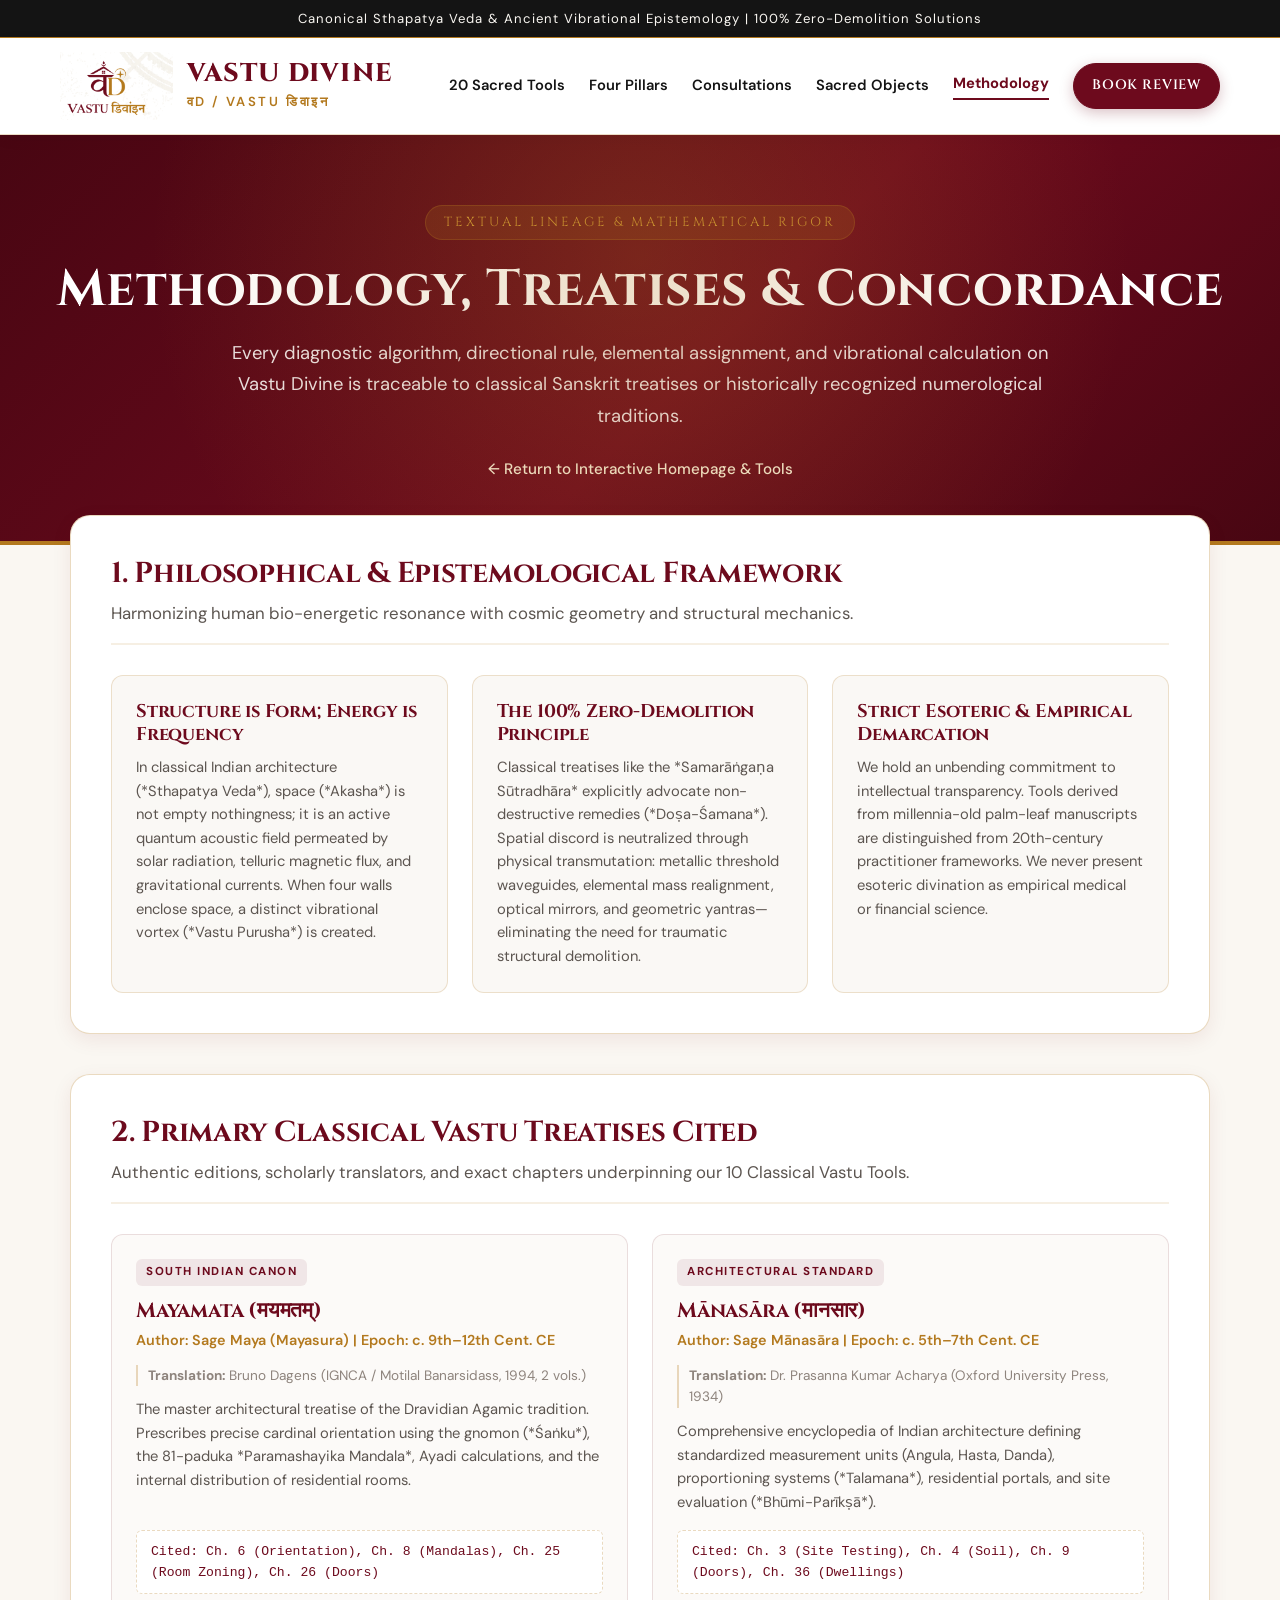
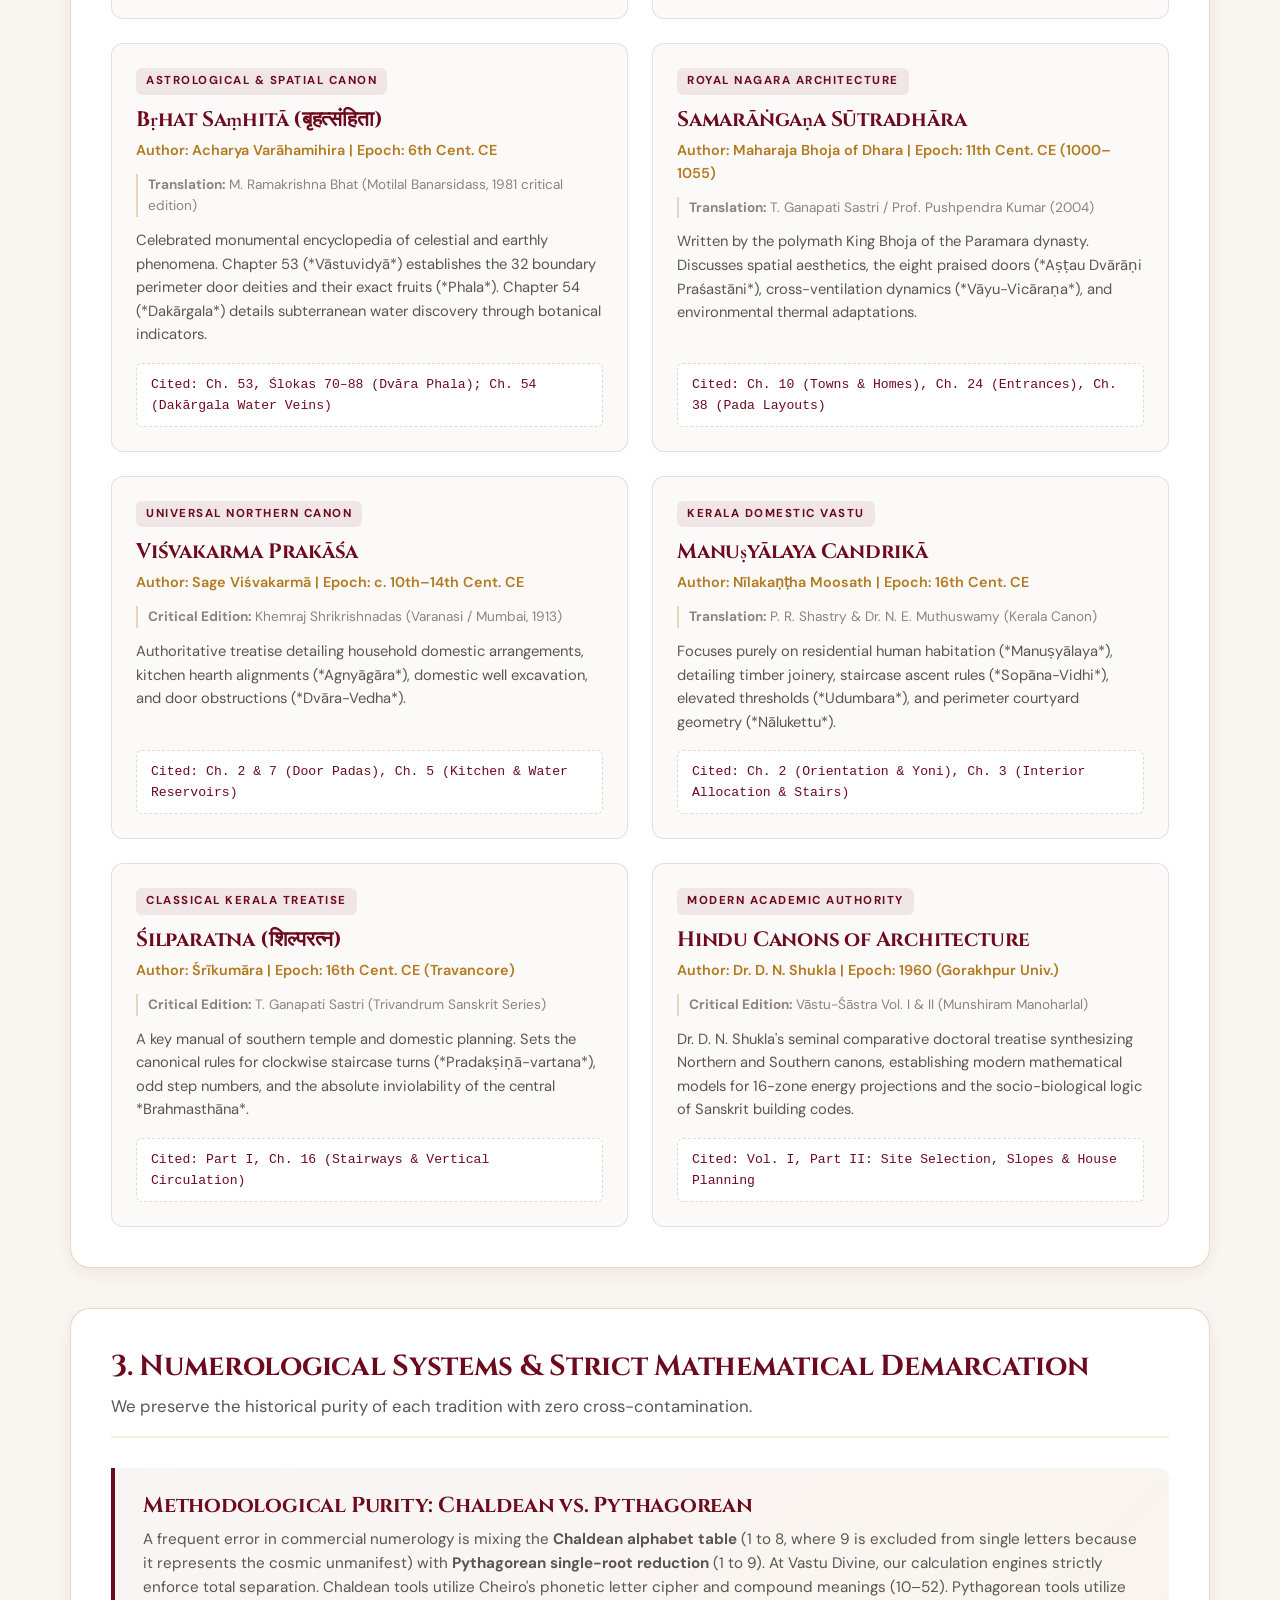
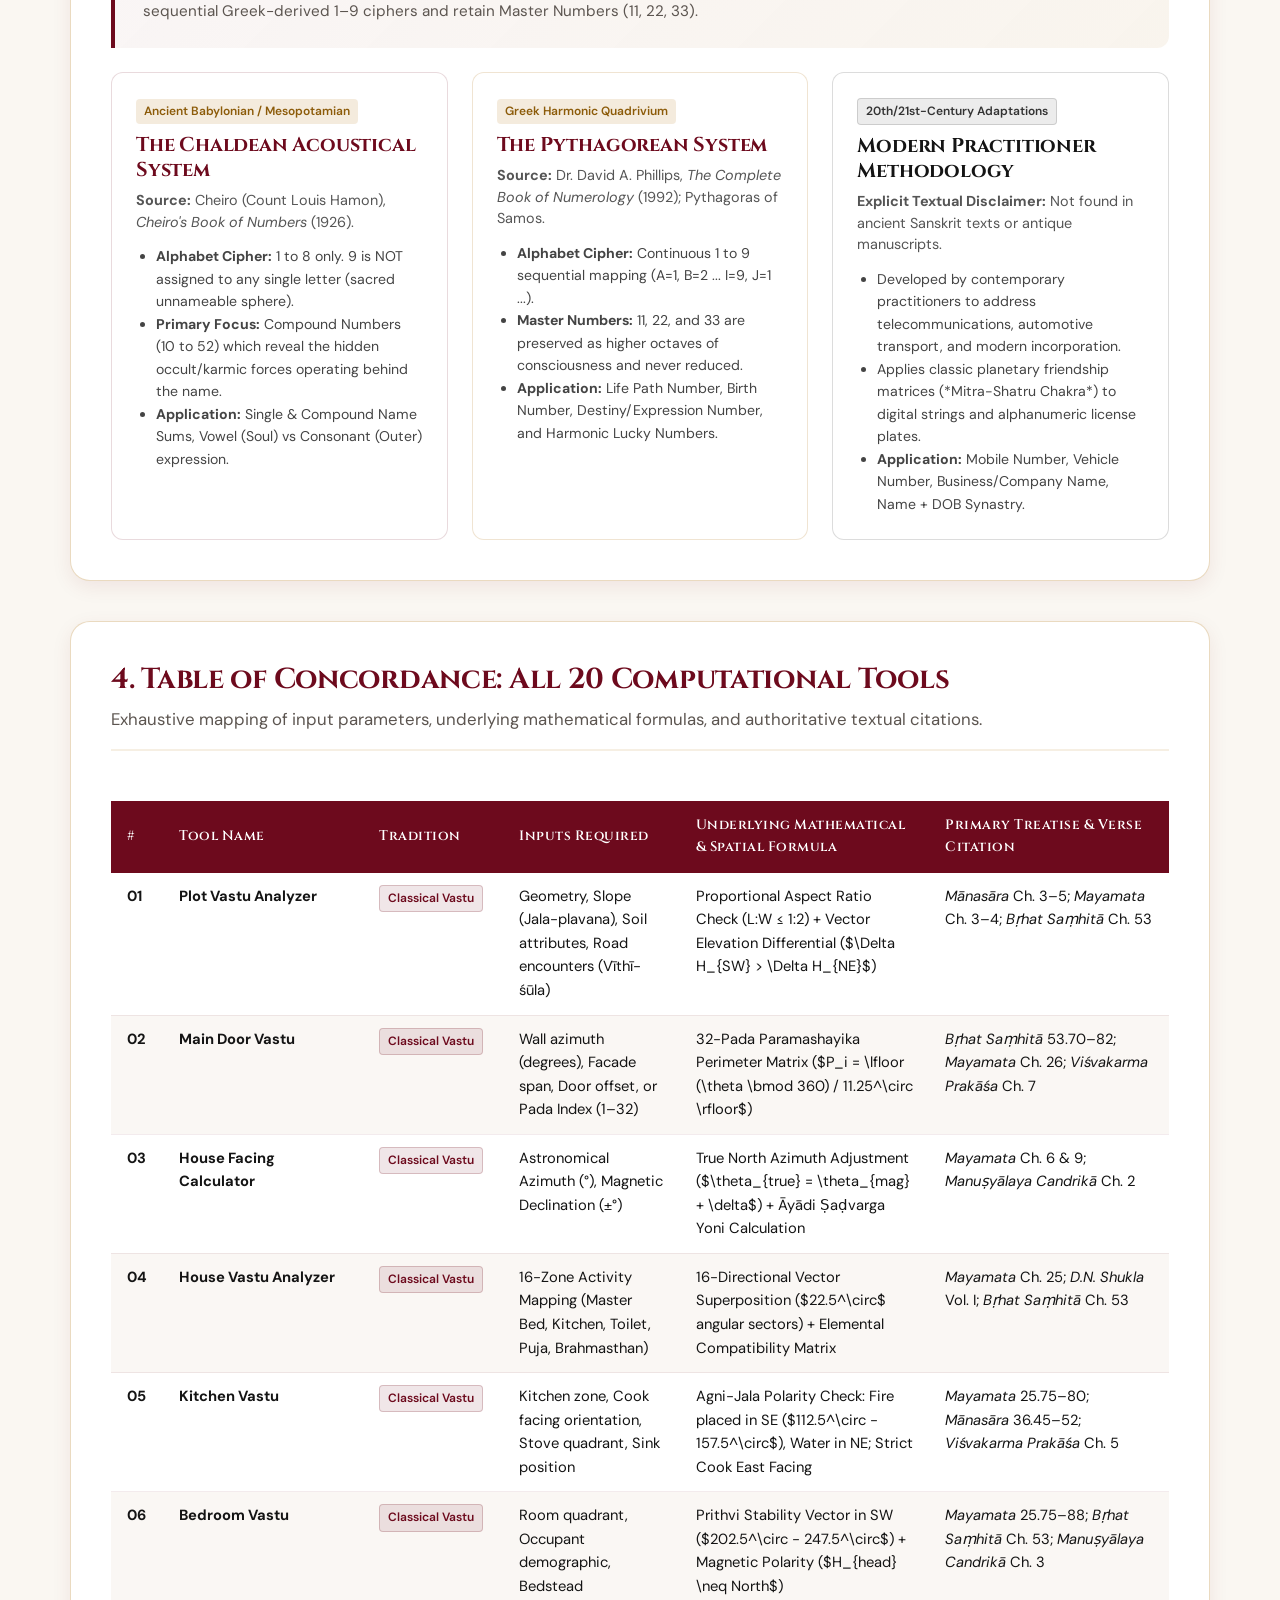
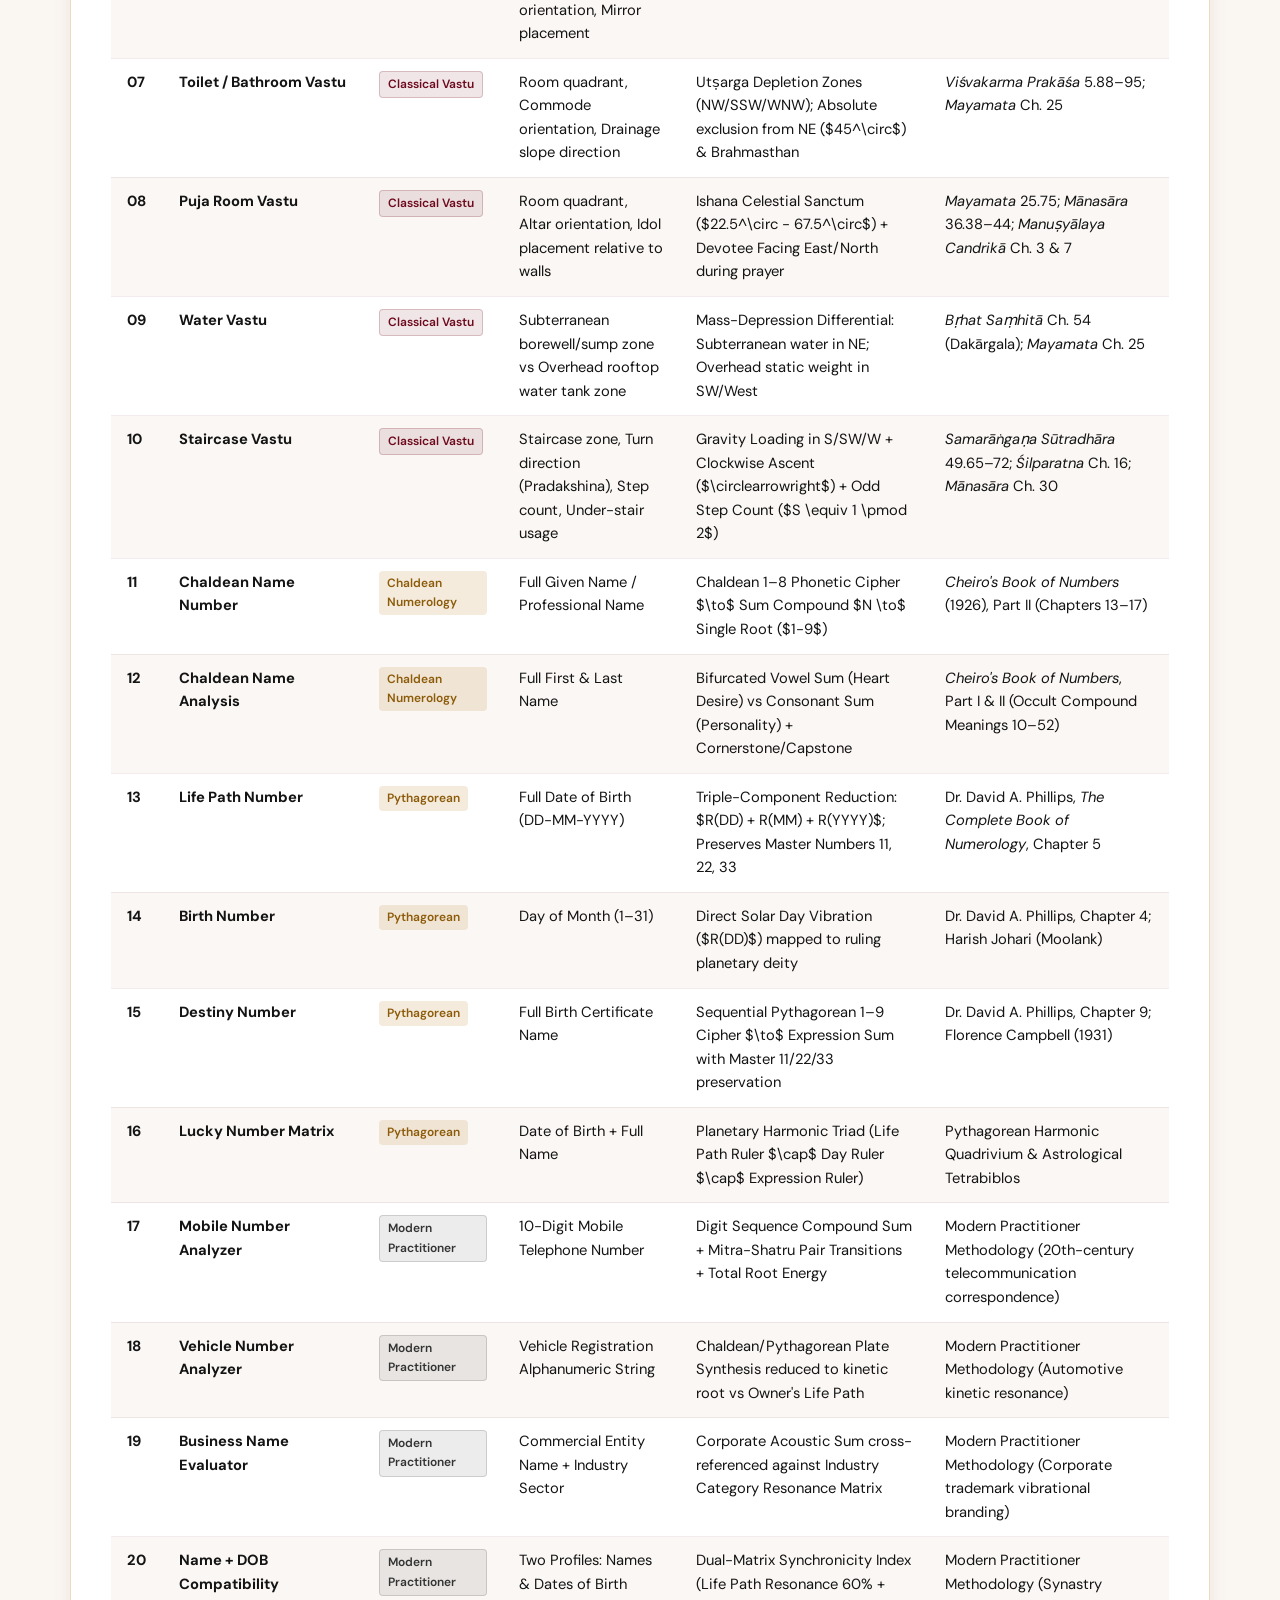
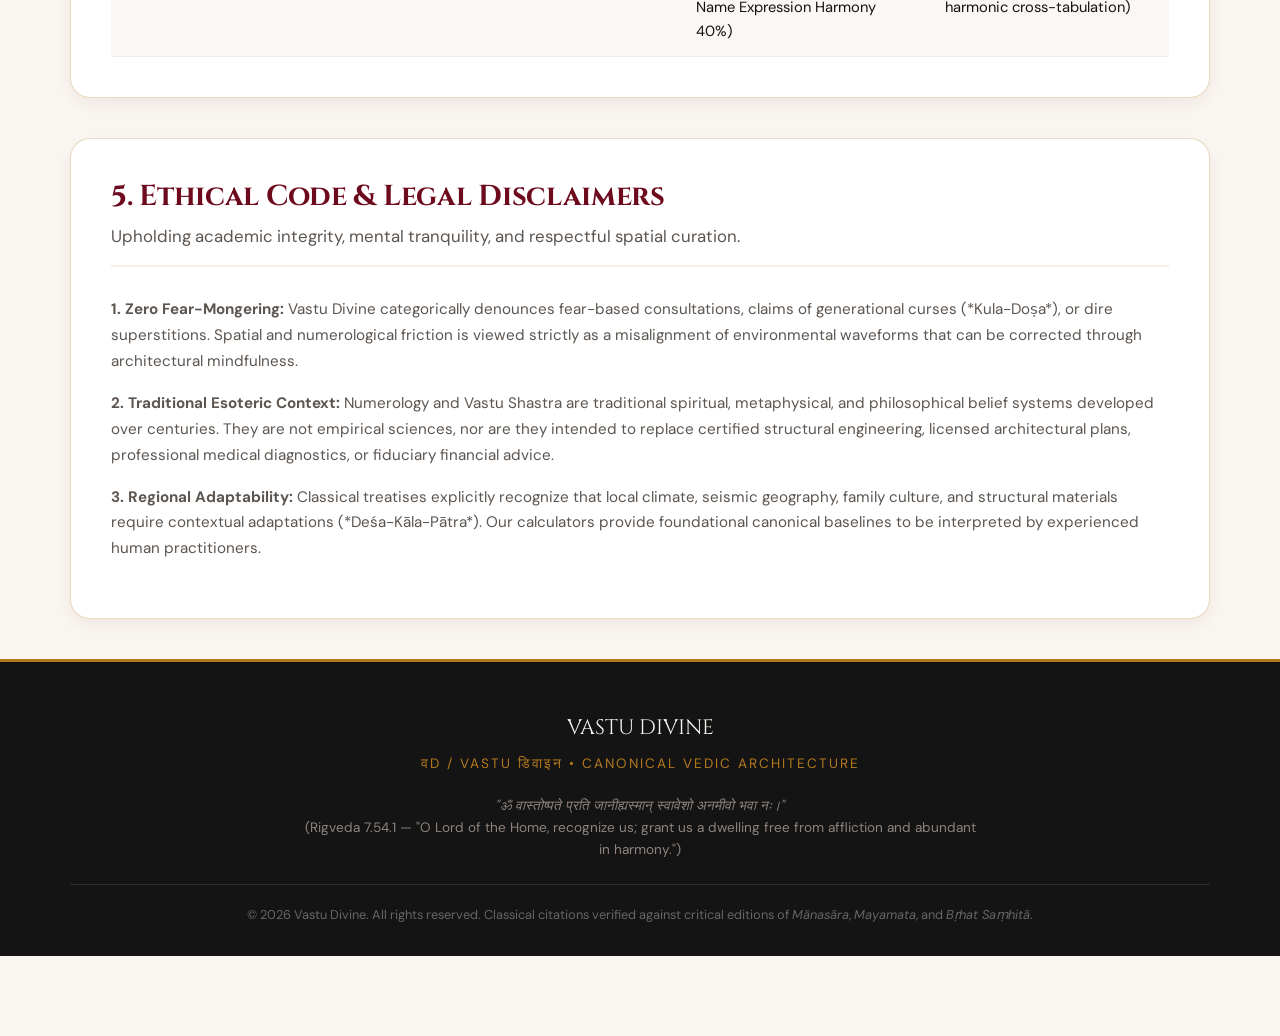
<file: pages/methodology.html>
<!DOCTYPE html>
<html lang="en">
<head>
    <meta charset="UTF-8">
    <meta name="viewport" content="width=device-width, initial-scale=1.0">
    <title>Methodology, Treatises & Textual Transparency — Vastu Divine (वD / VASTU डिवाइन)</title>
    <meta name="description" content="Explore the authoritative classical Sanskrit manuscripts, translation lineages, mathematical formulations, and textual concordance powering all 20 diagnostic tools of Vastu Divine.">
    <!-- Favicon -->
    <link rel="icon" type="image/svg+xml" href="../assets/favicon.svg">
    <link rel="alternate icon" type="image/png" href="../assets/favicon.png">
    <!-- Google Fonts -->
    <link rel="preconnect" href="https://fonts.googleapis.com">
    <link rel="preconnect" href="https://fonts.gstatic.com" crossorigin>
    <link href="https://fonts.googleapis.com/css2?family=Cinzel:wght@400;500;600;700;800&family=Cormorant+Garamond:ital,wght@0,400;0,500;0,600;0,700;1,400&family=DM+Sans:ital,opsz,wght@0,9..40,300;0,9..40,400;0,9..40,500;0,9..40,600;0,9..40,700&family=Noto+Serif+Devanagari:wght@400;600;700&display=swap" rel="stylesheet">
    <!-- Stylesheets -->
    <link rel="stylesheet" href="../css/main.css">
    <style>
        .methodology-page {
            background-color: var(--clr-bg-cream);
            color: var(--clr-text-main);
            padding-bottom: 80px;
        }
        .page-header-banner {
            background: linear-gradient(135deg, var(--clr-maroon-dark) 0%, var(--clr-maroon) 55%, #480612 100%);
            color: var(--clr-white);
            padding: 70px 20px 60px;
            text-align: center;
            position: relative;
            overflow: hidden;
            border-bottom: 4px solid var(--clr-gold);
        }
        .page-header-banner::before {
            content: '';
            position: absolute;
            top: 0; left: 0; right: 0; bottom: 0;
            background-image: radial-gradient(circle at 50% 30%, rgba(179, 121, 30, 0.25) 0%, transparent 70%);
            pointer-events: none;
        }
        .page-header-banner .eyebrow {
            display: inline-block;
            font-family: var(--font-heading);
            font-size: 0.82rem;
            letter-spacing: 3px;
            text-transform: uppercase;
            color: var(--clr-gold-light);
            background: rgba(179, 121, 30, 0.18);
            border: 1px solid var(--clr-gold-border);
            padding: 6px 18px;
            border-radius: var(--radius-full);
            margin-bottom: 18px;
        }
        .page-header-banner h1 {
            color: var(--clr-white);
            font-size: clamp(2rem, 4.5vw, 3.2rem);
            margin-bottom: 16px;
            letter-spacing: 0.5px;
        }
        .page-header-banner p {
            color: rgba(255, 255, 255, 0.88);
            max-width: 820px;
            margin: 0 auto 24px;
            font-size: 1.15rem;
            line-height: 1.7;
        }
        .header-back-link {
            display: inline-flex;
            align-items: center;
            gap: 8px;
            color: var(--clr-gold-pale);
            font-size: 0.95rem;
            font-weight: 500;
            transition: color 0.2s ease;
        }
        .header-back-link:hover {
            color: var(--clr-white);
            text-decoration: underline;
        }
        .methodology-content {
            max-width: 1180px;
            margin: -30px auto 0;
            padding: 0 20px;
            position: relative;
            z-index: 2;
        }
        .canon-section {
            background: var(--clr-white);
            border: 1px solid var(--clr-gold-border);
            border-radius: var(--radius-lg);
            padding: 40px;
            margin-bottom: 40px;
            box-shadow: var(--shadow-md);
        }
        .canon-section-header {
            margin-bottom: 30px;
            border-bottom: 2px solid var(--clr-gold-soft);
            padding-bottom: 16px;
        }
        .canon-section-header h2 {
            font-size: 1.8rem;
            color: var(--clr-maroon);
            margin-bottom: 8px;
        }
        .canon-section-header p {
            font-size: 1.05rem;
            color: var(--clr-text-muted);
            margin: 0;
        }
        .manuscript-grid {
            display: grid;
            grid-template-columns: repeat(auto-fill, minmax(340px, 1fr));
            gap: 24px;
        }
        .manuscript-card {
            border: 1px solid rgba(109, 10, 29, 0.12);
            border-radius: var(--radius-md);
            padding: 24px;
            background: #FCFAF8;
            transition: transform 0.2s ease, box-shadow 0.2s ease;
            position: relative;
            display: flex;
            flex-direction: column;
        }
        .manuscript-card:hover {
            transform: translateY(-3px);
            box-shadow: var(--shadow-md);
            border-color: var(--clr-gold);
        }
        .manuscript-badge {
            align-self: flex-start;
            font-size: 0.72rem;
            font-weight: 700;
            text-transform: uppercase;
            letter-spacing: 1.5px;
            background: var(--clr-maroon-soft);
            color: var(--clr-maroon);
            padding: 4px 10px;
            border-radius: var(--radius-sm);
            margin-bottom: 12px;
        }
        .manuscript-title {
            font-family: var(--font-heading);
            font-size: 1.3rem;
            color: var(--clr-maroon);
            margin-bottom: 6px;
        }
        .manuscript-author {
            font-size: 0.9rem;
            font-weight: 600;
            color: var(--clr-gold);
            margin-bottom: 12px;
        }
        .manuscript-meta {
            font-size: 0.85rem;
            color: var(--clr-text-dim);
            margin-bottom: 12px;
            border-left: 2px solid var(--clr-gold-border);
            padding-left: 10px;
        }
        .manuscript-desc {
            font-size: 0.92rem;
            color: var(--clr-text-muted);
            line-height: 1.6;
            margin-bottom: 16px;
            flex-grow: 1;
        }
        .manuscript-chapters {
            background: var(--clr-white);
            border: 1px dashed var(--clr-gold-border);
            border-radius: var(--radius-sm);
            padding: 10px 14px;
            font-size: 0.82rem;
            color: var(--clr-maroon);
            font-family: monospace;
        }
        .table-concordance {
            width: 100%;
            border-collapse: collapse;
            font-size: 0.92rem;
            margin-top: 20px;
        }
        .table-concordance th {
            background: var(--clr-maroon);
            color: var(--clr-white);
            font-family: var(--font-heading);
            padding: 14px 16px;
            text-align: left;
            font-weight: 600;
            font-size: 0.85rem;
            letter-spacing: 0.5px;
        }
        .table-concordance td {
            padding: 12px 16px;
            border-bottom: 1px solid rgba(109, 10, 29, 0.08);
            vertical-align: top;
        }
        .table-concordance tr:nth-child(even) td {
            background: #FAF7F4;
        }
        .table-concordance tr:hover td {
            background: #F5EEE6;
        }
        .tag-vastu {
            background: rgba(109, 10, 29, 0.1);
            color: var(--clr-maroon);
            padding: 3px 8px;
            border-radius: 4px;
            font-weight: 600;
            font-size: 0.75rem;
            display: inline-block;
        }
        .tag-num {
            background: rgba(179, 121, 30, 0.15);
            color: #8C5B09;
            padding: 3px 8px;
            border-radius: 4px;
            font-weight: 600;
            font-size: 0.75rem;
            display: inline-block;
        }
        .tag-modern {
            background: rgba(20, 20, 20, 0.08);
            color: #333;
            padding: 3px 8px;
            border-radius: 4px;
            font-weight: 600;
            font-size: 0.75rem;
            display: inline-block;
        }
        .policy-callout {
            background: linear-gradient(135deg, rgba(109, 10, 29, 0.04) 0%, rgba(179, 121, 30, 0.08) 100%);
            border-left: 4px solid var(--clr-maroon);
            border-radius: 0 var(--radius-md) var(--radius-md) 0;
            padding: 24px 28px;
            margin: 24px 0;
        }
        .policy-callout h4 {
            color: var(--clr-maroon);
            margin-bottom: 8px;
        }
        .policy-callout p {
            margin: 0;
            font-size: 0.95rem;
        }
    </style>
</head>
<body class="methodology-page">

    <!-- Top Notice Bar -->
    <div class="top-banner" style="background: #141414; color: #FAF7F2; padding: 8px 20px; font-size: 0.82rem; text-align: center; letter-spacing: 1px; border-bottom: 1px solid #B3791E;">
        Canonical Sthapatya Veda &amp; Ancient Vibrational Epistemology | 100% Zero-Demolition Solutions
    </div>

    <!-- Header Navigation -->
    <header style="background: #FFFFFF; border-bottom: 1px solid rgba(179, 121, 30, 0.25); padding: 14px 24px; position: sticky; top: 0; z-index: 100; box-shadow: 0 4px 16px rgba(0,0,0,0.04);">
        <div class="container" style="max-width: 1200px; margin: 0 auto; display: flex; align-items: center; justify-content: space-between;">
            <a href="../index.html" class="brand-lockup" style="display: flex; align-items: center; gap: 14px; text-decoration: none;">
                <img src="../assets/logo-icon.png" alt="Vastu Divine Icon" style="height: 68px; width: auto; object-fit: contain;">
                <div>
                    <div style="font-family: var(--font-heading); font-size: 1.6rem; font-weight: 800; color: #6D0A1D; letter-spacing: 1.2px; line-height: 1.1;">VASTU DIVINE</div>
                    <div style="font-size: 0.82rem; color: #B3791E; font-weight: 600; letter-spacing: 2.6px; margin-top: 3px;">वD / VASTU डिवाइन</div>
                </div>
            </a>
            <nav style="display: flex; align-items: center; gap: 24px;">
                <a href="../index.html#tools-suite" style="font-size: 0.92rem; font-weight: 600; color: #141414; text-decoration: none;">20 Sacred Tools</a>
                <a href="../index.html#four-pillars" style="font-size: 0.92rem; font-weight: 600; color: #141414; text-decoration: none;">Four Pillars</a>
                <a href="consultations.html" style="font-size: 0.92rem; font-weight: 600; color: #141414; text-decoration: none;">Consultations</a>
                <a href="shop.html" style="font-size: 0.92rem; font-weight: 600; color: #141414; text-decoration: none;">Sacred Objects</a>
                <a href="methodology.html" style="font-size: 0.92rem; font-weight: 700; color: #6D0A1D; border-bottom: 2px solid #6D0A1D; padding-bottom: 2px; text-decoration: none;">Methodology</a>
                <a href="consultations.html" class="btn btn-primary" style="background: #6D0A1D; color: #FFF; padding: 8px 18px; border-radius: 9999px; font-size: 0.85rem; font-weight: 600; text-decoration: none;">Book Review</a>
            </nav>
        </div>
    </header>

    <!-- Page Banner -->
    <section class="page-header-banner">
        <div class="eyebrow">Textual Lineage &amp; Mathematical Rigor</div>
        <h1>Methodology, Treatises &amp; Concordance</h1>
        <p>Every diagnostic algorithm, directional rule, elemental assignment, and vibrational calculation on Vastu Divine is traceable to classical Sanskrit treatises or historically recognized numerological traditions.</p>
        <a href="../index.html" class="header-back-link">← Return to Interactive Homepage &amp; Tools</a>
    </section>

    <!-- Main Container -->
    <main class="methodology-content">

        <!-- SECTION 1: CORE PHILOSOPHICAL FOUNDATIONS -->
        <section class="canon-section">
            <div class="canon-section-header">
                <h2>1. Philosophical &amp; Epistemological Framework</h2>
                <p>Harmonizing human bio-energetic resonance with cosmic geometry and structural mechanics.</p>
            </div>
            <div style="display: grid; grid-template-columns: repeat(auto-fit, minmax(300px, 1fr)); gap: 24px;">
                <div style="background: #FAF8F5; padding: 24px; border-radius: var(--radius-md); border: 1px solid rgba(179, 121, 30, 0.2);">
                    <h3 style="font-size: 1.15rem; color: #6D0A1D; margin-bottom: 10px;">Structure is Form; Energy is Frequency</h3>
                    <p style="font-size: 0.92rem; line-height: 1.6; margin: 0;">In classical Indian architecture (*Sthapatya Veda*), space (*Akasha*) is not empty nothingness; it is an active quantum acoustic field permeated by solar radiation, telluric magnetic flux, and gravitational currents. When four walls enclose space, a distinct vibrational vortex (*Vastu Purusha*) is created.</p>
                </div>
                <div style="background: #FAF8F5; padding: 24px; border-radius: var(--radius-md); border: 1px solid rgba(179, 121, 30, 0.2);">
                    <h3 style="font-size: 1.15rem; color: #6D0A1D; margin-bottom: 10px;">The 100% Zero-Demolition Principle</h3>
                    <p style="font-size: 0.92rem; line-height: 1.6; margin: 0;">Classical treatises like the *Samarāṅgaṇa Sūtradhāra* explicitly advocate non-destructive remedies (*Doṣa-Śamana*). Spatial discord is neutralized through physical transmutation: metallic threshold waveguides, elemental mass realignment, optical mirrors, and geometric yantras—eliminating the need for traumatic structural demolition.</p>
                </div>
                <div style="background: #FAF8F5; padding: 24px; border-radius: var(--radius-md); border: 1px solid rgba(179, 121, 30, 0.2);">
                    <h3 style="font-size: 1.15rem; color: #6D0A1D; margin-bottom: 10px;">Strict Esoteric &amp; Empirical Demarcation</h3>
                    <p style="font-size: 0.92rem; line-height: 1.6; margin: 0;">We hold an unbending commitment to intellectual transparency. Tools derived from millennia-old palm-leaf manuscripts are distinguished from 20th-century practitioner frameworks. We never present esoteric divination as empirical medical or financial science.</p>
                </div>
            </div>
        </section>

        <!-- SECTION 2: THE 8 CLASSICAL VASTU CANONS -->
        <section class="canon-section">
            <div class="canon-section-header">
                <h2>2. Primary Classical Vastu Treatises Cited</h2>
                <p>Authentic editions, scholarly translators, and exact chapters underpinning our 10 Classical Vastu Tools.</p>
            </div>
            <div class="manuscript-grid">
                
                <!-- Mayamata -->
                <div class="manuscript-card">
                    <span class="manuscript-badge">South Indian Canon</span>
                    <h3 class="manuscript-title">Mayamata (मयमतम्)</h3>
                    <div class="manuscript-author">Author: Sage Maya (Mayasura) | Epoch: c. 9th–12th Cent. CE</div>
                    <div class="manuscript-meta">
                        <strong>Translation:</strong> Bruno Dagens (IGNCA / Motilal Banarsidass, 1994, 2 vols.)
                    </div>
                    <p class="manuscript-desc">The master architectural treatise of the Dravidian Agamic tradition. Prescribes precise cardinal orientation using the gnomon (*Śaṅku*), the 81-paduka *Paramashayika Mandala*, Ayadi calculations, and the internal distribution of residential rooms.</p>
                    <div class="manuscript-chapters">Cited: Ch. 6 (Orientation), Ch. 8 (Mandalas), Ch. 25 (Room Zoning), Ch. 26 (Doors)</div>
                </div>

                <!-- Manasara -->
                <div class="manuscript-card">
                    <span class="manuscript-badge">Architectural Standard</span>
                    <h3 class="manuscript-title">Mānasāra (मानसार)</h3>
                    <div class="manuscript-author">Author: Sage Mānasāra | Epoch: c. 5th–7th Cent. CE</div>
                    <div class="manuscript-meta">
                        <strong>Translation:</strong> Dr. Prasanna Kumar Acharya (Oxford University Press, 1934)
                    </div>
                    <p class="manuscript-desc">Comprehensive encyclopedia of Indian architecture defining standardized measurement units (Angula, Hasta, Danda), proportioning systems (*Talamana*), residential portals, and site evaluation (*Bhūmi-Parīkṣā*).</p>
                    <div class="manuscript-chapters">Cited: Ch. 3 (Site Testing), Ch. 4 (Soil), Ch. 9 (Doors), Ch. 36 (Dwellings)</div>
                </div>

                <!-- Brihat Samhita -->
                <div class="manuscript-card">
                    <span class="manuscript-badge">Astrological &amp; Spatial Canon</span>
                    <h3 class="manuscript-title">Bṛhat Saṃhitā (बृहत्संहिता)</h3>
                    <div class="manuscript-author">Author: Acharya Varāhamihira | Epoch: 6th Cent. CE</div>
                    <div class="manuscript-meta">
                        <strong>Translation:</strong> M. Ramakrishna Bhat (Motilal Banarsidass, 1981 critical edition)
                    </div>
                    <p class="manuscript-desc">Celebrated monumental encyclopedia of celestial and earthly phenomena. Chapter 53 (*Vāstuvidyā*) establishes the 32 boundary perimeter door deities and their exact fruits (*Phala*). Chapter 54 (*Dakārgala*) details subterranean water discovery through botanical indicators.</p>
                    <div class="manuscript-chapters">Cited: Ch. 53, Ślokas 70–88 (Dvāra Phala); Ch. 54 (Dakārgala Water Veins)</div>
                </div>

                <!-- Samarangana Sutradhara -->
                <div class="manuscript-card">
                    <span class="manuscript-badge">Royal Nagara Architecture</span>
                    <h3 class="manuscript-title">Samarāṅgaṇa Sūtradhāra</h3>
                    <div class="manuscript-author">Author: Maharaja Bhoja of Dhara | Epoch: 11th Cent. CE (1000–1055)</div>
                    <div class="manuscript-meta">
                        <strong>Translation:</strong> T. Ganapati Sastri / Prof. Pushpendra Kumar (2004)
                    </div>
                    <p class="manuscript-desc">Written by the polymath King Bhoja of the Paramara dynasty. Discusses spatial aesthetics, the eight praised doors (*Aṣṭau Dvārāṇi Praśastāni*), cross-ventilation dynamics (*Vāyu-Vicāraṇa*), and environmental thermal adaptations.</p>
                    <div class="manuscript-chapters">Cited: Ch. 10 (Towns &amp; Homes), Ch. 24 (Entrances), Ch. 38 (Pada Layouts)</div>
                </div>

                <!-- Vishvakarma Prakasha -->
                <div class="manuscript-card">
                    <span class="manuscript-badge">Universal Northern Canon</span>
                    <h3 class="manuscript-title">Viśvakarma Prakāśa</h3>
                    <div class="manuscript-author">Author: Sage Viśvakarmā | Epoch: c. 10th–14th Cent. CE</div>
                    <div class="manuscript-meta">
                        <strong>Critical Edition:</strong> Khemraj Shrikrishnadas (Varanasi / Mumbai, 1913)
                    </div>
                    <p class="manuscript-desc">Authoritative treatise detailing household domestic arrangements, kitchen hearth alignments (*Agnyāgāra*), domestic well excavation, and door obstructions (*Dvāra-Vedha*).</p>
                    <div class="manuscript-chapters">Cited: Ch. 2 &amp; 7 (Door Padas), Ch. 5 (Kitchen &amp; Water Reservoirs)</div>
                </div>

                <!-- Manushyalaya Chandrika -->
                <div class="manuscript-card">
                    <span class="manuscript-badge">Kerala Domestic Vastu</span>
                    <h3 class="manuscript-title">Manuṣyālaya Candrikā</h3>
                    <div class="manuscript-author">Author: Nīlakaṇṭha Moosath | Epoch: 16th Cent. CE</div>
                    <div class="manuscript-meta">
                        <strong>Translation:</strong> P. R. Shastry &amp; Dr. N. E. Muthuswamy (Kerala Canon)
                    </div>
                    <p class="manuscript-desc">Focuses purely on residential human habitation (*Manuṣyālaya*), detailing timber joinery, staircase ascent rules (*Sopāna-Vidhi*), elevated thresholds (*Udumbara*), and perimeter courtyard geometry (*Nālukettu*).</p>
                    <div class="manuscript-chapters">Cited: Ch. 2 (Orientation &amp; Yoni), Ch. 3 (Interior Allocation &amp; Stairs)</div>
                </div>

                <!-- Silparatna -->
                <div class="manuscript-card">
                    <span class="manuscript-badge">Classical Kerala Treatise</span>
                    <h3 class="manuscript-title">Śilparatna (शिल्परत्न)</h3>
                    <div class="manuscript-author">Author: Śrīkumāra | Epoch: 16th Cent. CE (Travancore)</div>
                    <div class="manuscript-meta">
                        <strong>Critical Edition:</strong> T. Ganapati Sastri (Trivandrum Sanskrit Series)
                    </div>
                    <p class="manuscript-desc">A key manual of southern temple and domestic planning. Sets the canonical rules for clockwise staircase turns (*Pradakṣiṇā-vartana*), odd step numbers, and the absolute inviolability of the central *Brahmasthāna*.</p>
                    <div class="manuscript-chapters">Cited: Part I, Ch. 16 (Stairways &amp; Vertical Circulation)</div>
                </div>

                <!-- D.N. Shukla -->
                <div class="manuscript-card">
                    <span class="manuscript-badge">Modern Academic Authority</span>
                    <h3 class="manuscript-title">Hindu Canons of Architecture</h3>
                    <div class="manuscript-author">Author: Dr. D. N. Shukla | Epoch: 1960 (Gorakhpur Univ.)</div>
                    <div class="manuscript-meta">
                        <strong>Critical Edition:</strong> Vāstu-Śāstra Vol. I &amp; II (Munshiram Manoharlal)
                    </div>
                    <p class="manuscript-desc">Dr. D. N. Shukla's seminal comparative doctoral treatise synthesizing Northern and Southern canons, establishing modern mathematical models for 16-zone energy projections and the socio-biological logic of Sanskrit building codes.</p>
                    <div class="manuscript-chapters">Cited: Vol. I, Part II: Site Selection, Slopes &amp; House Planning</div>
                </div>

            </div>
        </section>

        <!-- SECTION 3: NUMEROLOGICAL TRADITIONS & RIGID SEPARATION -->
        <section class="canon-section">
            <div class="canon-section-header">
                <h2>3. Numerological Systems &amp; Strict Mathematical Demarcation</h2>
                <p>We preserve the historical purity of each tradition with zero cross-contamination.</p>
            </div>

            <div class="policy-callout">
                <h4>Methodological Purity: Chaldean vs. Pythagorean</h4>
                <p>A frequent error in commercial numerology is mixing the <strong>Chaldean alphabet table</strong> (1 to 8, where 9 is excluded from single letters because it represents the cosmic unmanifest) with <strong>Pythagorean single-root reduction</strong> (1 to 9). At Vastu Divine, our calculation engines strictly enforce total separation. Chaldean tools utilize Cheiro's phonetic letter cipher and compound meanings (10–52). Pythagorean tools utilize sequential Greek-derived 1–9 ciphers and retain Master Numbers (11, 22, 33).</p>
            </div>

            <div style="display: grid; grid-template-columns: repeat(auto-fit, minmax(320px, 1fr)); gap: 24px; margin-top: 24px;">
                <div style="border: 1px solid rgba(109, 10, 29, 0.15); border-radius: var(--radius-md); padding: 24px; background: #FFF;">
                    <span class="tag-num" style="margin-bottom: 8px;">Ancient Babylonian / Mesopotamian</span>
                    <h3 style="color: #6D0A1D; font-size: 1.25rem; margin-bottom: 8px;">The Chaldean Acoustical System</h3>
                    <p style="font-size: 0.9rem; color: #555; line-height: 1.5; margin-bottom: 12px;"><strong>Source:</strong> Cheiro (Count Louis Hamon), <em>Cheiro's Book of Numbers</em> (1926).</p>
                    <ul style="font-size: 0.88rem; color: #444; padding-left: 20px; line-height: 1.6;">
                        <li><strong>Alphabet Cipher:</strong> 1 to 8 only. 9 is NOT assigned to any single letter (sacred unnameable sphere).</li>
                        <li><strong>Primary Focus:</strong> Compound Numbers (10 to 52) which reveal the hidden occult/karmic forces operating behind the name.</li>
                        <li><strong>Application:</strong> Single &amp; Compound Name Sums, Vowel (Soul) vs Consonant (Outer) expression.</li>
                    </ul>
                </div>

                <div style="border: 1px solid rgba(179, 121, 30, 0.2); border-radius: var(--radius-md); padding: 24px; background: #FFF;">
                    <span class="tag-num" style="margin-bottom: 8px;">Greek Harmonic Quadrivium</span>
                    <h3 style="color: #6D0A1D; font-size: 1.25rem; margin-bottom: 8px;">The Pythagorean System</h3>
                    <p style="font-size: 0.9rem; color: #555; line-height: 1.5; margin-bottom: 12px;"><strong>Source:</strong> Dr. David A. Phillips, <em>The Complete Book of Numerology</em> (1992); Pythagoras of Samos.</p>
                    <ul style="font-size: 0.88rem; color: #444; padding-left: 20px; line-height: 1.6;">
                        <li><strong>Alphabet Cipher:</strong> Continuous 1 to 9 sequential mapping (A=1, B=2 ... I=9, J=1 ...).</li>
                        <li><strong>Master Numbers:</strong> 11, 22, and 33 are preserved as higher octaves of consciousness and never reduced.</li>
                        <li><strong>Application:</strong> Life Path Number, Birth Number, Destiny/Expression Number, and Harmonic Lucky Numbers.</li>
                    </ul>
                </div>

                <div style="border: 1px solid rgba(20, 20, 20, 0.15); border-radius: var(--radius-md); padding: 24px; background: #FFF;">
                    <span class="tag-modern" style="margin-bottom: 8px;">20th/21st-Century Adaptations</span>
                    <h3 style="color: #141414; font-size: 1.25rem; margin-bottom: 8px;">Modern Practitioner Methodology</h3>
                    <p style="font-size: 0.9rem; color: #555; line-height: 1.5; margin-bottom: 12px;"><strong>Explicit Textual Disclaimer:</strong> Not found in ancient Sanskrit texts or antique manuscripts.</p>
                    <ul style="font-size: 0.88rem; color: #444; padding-left: 20px; line-height: 1.6;">
                        <li>Developed by contemporary practitioners to address telecommunications, automotive transport, and modern incorporation.</li>
                        <li>Applies classic planetary friendship matrices (*Mitra-Shatru Chakra*) to digital strings and alphanumeric license plates.</li>
                        <li><strong>Application:</strong> Mobile Number, Vehicle Number, Business/Company Name, Name + DOB Synastry.</li>
                    </ul>
                </div>
            </div>
        </section>

        <!-- SECTION 4: TABLE OF CONCORDANCE (ALL 20 TOOLS) -->
        <section class="canon-section">
            <div class="canon-section-header">
                <h2>4. Table of Concordance: All 20 Computational Tools</h2>
                <p>Exhaustive mapping of input parameters, underlying mathematical formulas, and authoritative textual citations.</p>
            </div>

            <div style="overflow-x: auto;">
                <table class="table-concordance">
                    <thead>
                        <tr>
                            <th style="width: 50px;">#</th>
                            <th style="width: 200px;">Tool Name</th>
                            <th style="width: 140px;">Tradition</th>
                            <th>Inputs Required</th>
                            <th>Underlying Mathematical &amp; Spatial Formula</th>
                            <th style="width: 240px;">Primary Treatise &amp; Verse Citation</th>
                        </tr>
                    </thead>
                    <tbody>
                        <!-- 1 -->
                        <tr>
                            <td><strong>01</strong></td>
                            <td><strong>Plot Vastu Analyzer</strong></td>
                            <td><span class="tag-vastu">Classical Vastu</span></td>
                            <td>Geometry, Slope (Jala-plavana), Soil attributes, Road encounters (Vīthī-śūla)</td>
                            <td>Proportional Aspect Ratio Check (L:W &le; 1:2) + Vector Elevation Differential ($\Delta H_{SW} > \Delta H_{NE}$)</td>
                            <td><em>Mānasāra</em> Ch. 3–5; <em>Mayamata</em> Ch. 3–4; <em>Bṛhat Saṃhitā</em> Ch. 53</td>
                        </tr>
                        <!-- 2 -->
                        <tr>
                            <td><strong>02</strong></td>
                            <td><strong>Main Door Vastu</strong></td>
                            <td><span class="tag-vastu">Classical Vastu</span></td>
                            <td>Wall azimuth (degrees), Facade span, Door offset, or Pada Index (1–32)</td>
                            <td>32-Pada Paramashayika Perimeter Matrix ($P_i = \lfloor (\theta \bmod 360) / 11.25^\circ \rfloor$)</td>
                            <td><em>Bṛhat Saṃhitā</em> 53.70–82; <em>Mayamata</em> Ch. 26; <em>Viśvakarma Prakāśa</em> Ch. 7</td>
                        </tr>
                        <!-- 3 -->
                        <tr>
                            <td><strong>03</strong></td>
                            <td><strong>House Facing Calculator</strong></td>
                            <td><span class="tag-vastu">Classical Vastu</span></td>
                            <td>Astronomical Azimuth (&deg;), Magnetic Declination (&plusmn;&deg;)</td>
                            <td>True North Azimuth Adjustment ($\theta_{true} = \theta_{mag} + \delta$) + Āyādi Ṣaḍvarga Yoni Calculation</td>
                            <td><em>Mayamata</em> Ch. 6 &amp; 9; <em>Manuṣyālaya Candrikā</em> Ch. 2</td>
                        </tr>
                        <!-- 4 -->
                        <tr>
                            <td><strong>04</strong></td>
                            <td><strong>House Vastu Analyzer</strong></td>
                            <td><span class="tag-vastu">Classical Vastu</span></td>
                            <td>16-Zone Activity Mapping (Master Bed, Kitchen, Toilet, Puja, Brahmasthan)</td>
                            <td>16-Directional Vector Superposition ($22.5^\circ$ angular sectors) + Elemental Compatibility Matrix</td>
                            <td><em>Mayamata</em> Ch. 25; <em>D.N. Shukla</em> Vol. I; <em>Bṛhat Saṃhitā</em> Ch. 53</td>
                        </tr>
                        <!-- 5 -->
                        <tr>
                            <td><strong>05</strong></td>
                            <td><strong>Kitchen Vastu</strong></td>
                            <td><span class="tag-vastu">Classical Vastu</span></td>
                            <td>Kitchen zone, Cook facing orientation, Stove quadrant, Sink position</td>
                            <td>Agni-Jala Polarity Check: Fire placed in SE ($112.5^\circ - 157.5^\circ$), Water in NE; Strict Cook East Facing</td>
                            <td><em>Mayamata</em> 25.75–80; <em>Mānasāra</em> 36.45–52; <em>Viśvakarma Prakāśa</em> Ch. 5</td>
                        </tr>
                        <!-- 6 -->
                        <tr>
                            <td><strong>06</strong></td>
                            <td><strong>Bedroom Vastu</strong></td>
                            <td><span class="tag-vastu">Classical Vastu</span></td>
                            <td>Room quadrant, Occupant demographic, Bedstead orientation, Mirror placement</td>
                            <td>Prithvi Stability Vector in SW ($202.5^\circ - 247.5^\circ$) + Magnetic Polarity ($H_{head} \neq North$)</td>
                            <td><em>Mayamata</em> 25.75–88; <em>Bṛhat Saṃhitā</em> Ch. 53; <em>Manuṣyālaya Candrikā</em> Ch. 3</td>
                        </tr>
                        <!-- 7 -->
                        <tr>
                            <td><strong>07</strong></td>
                            <td><strong>Toilet / Bathroom Vastu</strong></td>
                            <td><span class="tag-vastu">Classical Vastu</span></td>
                            <td>Room quadrant, Commode orientation, Drainage slope direction</td>
                            <td>Utṣarga Depletion Zones (NW/SSW/WNW); Absolute exclusion from NE ($45^\circ$) &amp; Brahmasthan</td>
                            <td><em>Viśvakarma Prakāśa</em> 5.88–95; <em>Mayamata</em> Ch. 25</td>
                        </tr>
                        <!-- 8 -->
                        <tr>
                            <td><strong>08</strong></td>
                            <td><strong>Puja Room Vastu</strong></td>
                            <td><span class="tag-vastu">Classical Vastu</span></td>
                            <td>Room quadrant, Altar orientation, Idol placement relative to walls</td>
                            <td>Ishana Celestial Sanctum ($22.5^\circ - 67.5^\circ$) + Devotee Facing East/North during prayer</td>
                            <td><em>Mayamata</em> 25.75; <em>Mānasāra</em> 36.38–44; <em>Manuṣyālaya Candrikā</em> Ch. 3 &amp; 7</td>
                        </tr>
                        <!-- 9 -->
                        <tr>
                            <td><strong>09</strong></td>
                            <td><strong>Water Vastu</strong></td>
                            <td><span class="tag-vastu">Classical Vastu</span></td>
                            <td>Subterranean borewell/sump zone vs Overhead rooftop water tank zone</td>
                            <td>Mass-Depression Differential: Subterranean water in NE; Overhead static weight in SW/West</td>
                            <td><em>Bṛhat Saṃhitā</em> Ch. 54 (Dakārgala); <em>Mayamata</em> Ch. 25</td>
                        </tr>
                        <!-- 10 -->
                        <tr>
                            <td><strong>10</strong></td>
                            <td><strong>Staircase Vastu</strong></td>
                            <td><span class="tag-vastu">Classical Vastu</span></td>
                            <td>Staircase zone, Turn direction (Pradakshina), Step count, Under-stair usage</td>
                            <td>Gravity Loading in S/SW/W + Clockwise Ascent ($\circlearrowright$) + Odd Step Count ($S \equiv 1 \pmod 2$)</td>
                            <td><em>Samarāṅgaṇa Sūtradhāra</em> 49.65–72; <em>Śilparatna</em> Ch. 16; <em>Mānasāra</em> Ch. 30</td>
                        </tr>
                        <!-- 11 -->
                        <tr>
                            <td><strong>11</strong></td>
                            <td><strong>Chaldean Name Number</strong></td>
                            <td><span class="tag-num">Chaldean Numerology</span></td>
                            <td>Full Given Name / Professional Name</td>
                            <td>Chaldean 1–8 Phonetic Cipher $\to$ Sum Compound $N \to$ Single Root ($1-9$)</td>
                            <td><em>Cheiro's Book of Numbers</em> (1926), Part II (Chapters 13–17)</td>
                        </tr>
                        <!-- 12 -->
                        <tr>
                            <td><strong>12</strong></td>
                            <td><strong>Chaldean Name Analysis</strong></td>
                            <td><span class="tag-num">Chaldean Numerology</span></td>
                            <td>Full First &amp; Last Name</td>
                            <td>Bifurcated Vowel Sum (Heart Desire) vs Consonant Sum (Personality) + Cornerstone/Capstone</td>
                            <td><em>Cheiro's Book of Numbers</em>, Part I &amp; II (Occult Compound Meanings 10–52)</td>
                        </tr>
                        <!-- 13 -->
                        <tr>
                            <td><strong>13</strong></td>
                            <td><strong>Life Path Number</strong></td>
                            <td><span class="tag-num">Pythagorean</span></td>
                            <td>Full Date of Birth (DD-MM-YYYY)</td>
                            <td>Triple-Component Reduction: $R(DD) + R(MM) + R(YYYY)$; Preserves Master Numbers 11, 22, 33</td>
                            <td>Dr. David A. Phillips, <em>The Complete Book of Numerology</em>, Chapter 5</td>
                        </tr>
                        <!-- 14 -->
                        <tr>
                            <td><strong>14</strong></td>
                            <td><strong>Birth Number</strong></td>
                            <td><span class="tag-num">Pythagorean</span></td>
                            <td>Day of Month (1–31)</td>
                            <td>Direct Solar Day Vibration ($R(DD)$) mapped to ruling planetary deity</td>
                            <td>Dr. David A. Phillips, Chapter 4; Harish Johari (Moolank)</td>
                        </tr>
                        <!-- 15 -->
                        <tr>
                            <td><strong>15</strong></td>
                            <td><strong>Destiny Number</strong></td>
                            <td><span class="tag-num">Pythagorean</span></td>
                            <td>Full Birth Certificate Name</td>
                            <td>Sequential Pythagorean 1–9 Cipher $\to$ Expression Sum with Master 11/22/33 preservation</td>
                            <td>Dr. David A. Phillips, Chapter 9; Florence Campbell (1931)</td>
                        </tr>
                        <!-- 16 -->
                        <tr>
                            <td><strong>16</strong></td>
                            <td><strong>Lucky Number Matrix</strong></td>
                            <td><span class="tag-num">Pythagorean</span></td>
                            <td>Date of Birth + Full Name</td>
                            <td>Planetary Harmonic Triad (Life Path Ruler $\cap$ Day Ruler $\cap$ Expression Ruler)</td>
                            <td>Pythagorean Harmonic Quadrivium &amp; Astrological Tetrabiblos</td>
                        </tr>
                        <!-- 17 -->
                        <tr>
                            <td><strong>17</strong></td>
                            <td><strong>Mobile Number Analyzer</strong></td>
                            <td><span class="tag-modern">Modern Practitioner</span></td>
                            <td>10-Digit Mobile Telephone Number</td>
                            <td>Digit Sequence Compound Sum + Mitra-Shatru Pair Transitions + Total Root Energy</td>
                            <td>Modern Practitioner Methodology (20th-century telecommunication correspondence)</td>
                        </tr>
                        <!-- 18 -->
                        <tr>
                            <td><strong>18</strong></td>
                            <td><strong>Vehicle Number Analyzer</strong></td>
                            <td><span class="tag-modern">Modern Practitioner</span></td>
                            <td>Vehicle Registration Alphanumeric String</td>
                            <td>Chaldean/Pythagorean Plate Synthesis reduced to kinetic root vs Owner's Life Path</td>
                            <td>Modern Practitioner Methodology (Automotive kinetic resonance)</td>
                        </tr>
                        <!-- 19 -->
                        <tr>
                            <td><strong>19</strong></td>
                            <td><strong>Business Name Evaluator</strong></td>
                            <td><span class="tag-modern">Modern Practitioner</span></td>
                            <td>Commercial Entity Name + Industry Sector</td>
                            <td>Corporate Acoustic Sum cross-referenced against Industry Category Resonance Matrix</td>
                            <td>Modern Practitioner Methodology (Corporate trademark vibrational branding)</td>
                        </tr>
                        <!-- 20 -->
                        <tr>
                            <td><strong>20</strong></td>
                            <td><strong>Name + DOB Compatibility</strong></td>
                            <td><span class="tag-modern">Modern Practitioner</span></td>
                            <td>Two Profiles: Names &amp; Dates of Birth</td>
                            <td>Dual-Matrix Synchronicity Index (Life Path Resonance 60% + Name Expression Harmony 40%)</td>
                            <td>Modern Practitioner Methodology (Synastry harmonic cross-tabulation)</td>
                        </tr>
                    </tbody>
                </table>
            </div>
        </section>

        <!-- SECTION 5: ETHICAL STANDARDS & DISCLAIMERS -->
        <section class="canon-section">
            <div class="canon-section-header">
                <h2>5. Ethical Code &amp; Legal Disclaimers</h2>
                <p>Upholding academic integrity, mental tranquility, and respectful spatial curation.</p>
            </div>
            <div style="line-height: 1.7; font-size: 0.95rem; color: var(--clr-text-muted);">
                <p><strong>1. Zero Fear-Mongering:</strong> Vastu Divine categorically denounces fear-based consultations, claims of generational curses (*Kula-Doṣa*), or dire superstitions. Spatial and numerological friction is viewed strictly as a misalignment of environmental waveforms that can be corrected through architectural mindfulness.</p>
                <p><strong>2. Traditional Esoteric Context:</strong> Numerology and Vastu Shastra are traditional spiritual, metaphysical, and philosophical belief systems developed over centuries. They are not empirical sciences, nor are they intended to replace certified structural engineering, licensed architectural plans, professional medical diagnostics, or fiduciary financial advice.</p>
                <p><strong>3. Regional Adaptability:</strong> Classical treatises explicitly recognize that local climate, seismic geography, family culture, and structural materials require contextual adaptations (*Deśa-Kāla-Pātra*). Our calculators provide foundational canonical baselines to be interpreted by experienced human practitioners.</p>
            </div>
        </section>

    </main>

    <!-- Footer -->
    <footer style="background: #141414; color: #FAF7F2; padding: 50px 20px 30px; border-top: 3px solid #B3791E; font-size: 0.9rem;">
        <div class="container" style="max-width: 1180px; margin: 0 auto; text-align: center;">
            <div style="font-family: var(--font-heading); font-size: 1.3rem; color: #FAF7F2; margin-bottom: 8px;">VASTU DIVINE</div>
            <div style="color: #B3791E; font-size: 0.85rem; letter-spacing: 2px; margin-bottom: 20px;">वD / VASTU डिवाइन • CANONICAL VEDIC ARCHITECTURE</div>
            <p style="color: #8E847D; max-width: 680px; margin: 0 auto 24px; font-size: 0.85rem; line-height: 1.6;">
                <em>"ॐ वास्तोष्पते प्रति जानीह्यस्मान् स्वावेशो अनमीवो भवा नः।"</em><br>
                (Rigveda 7.54.1 — "O Lord of the Home, recognize us; grant us a dwelling free from affliction and abundant in harmony.")
            </p>
            <div style="border-top: 1px solid rgba(255,255,255,0.1); padding-top: 20px; color: #666; font-size: 0.8rem;">
                &copy; 2026 Vastu Divine. All rights reserved. Classical citations verified against critical editions of <em>Mānasāra</em>, <em>Mayamata</em>, and <em>Bṛhat Saṃhitā</em>.
            </div>
        </div>
    </footer>

</body>
</html>
</file>
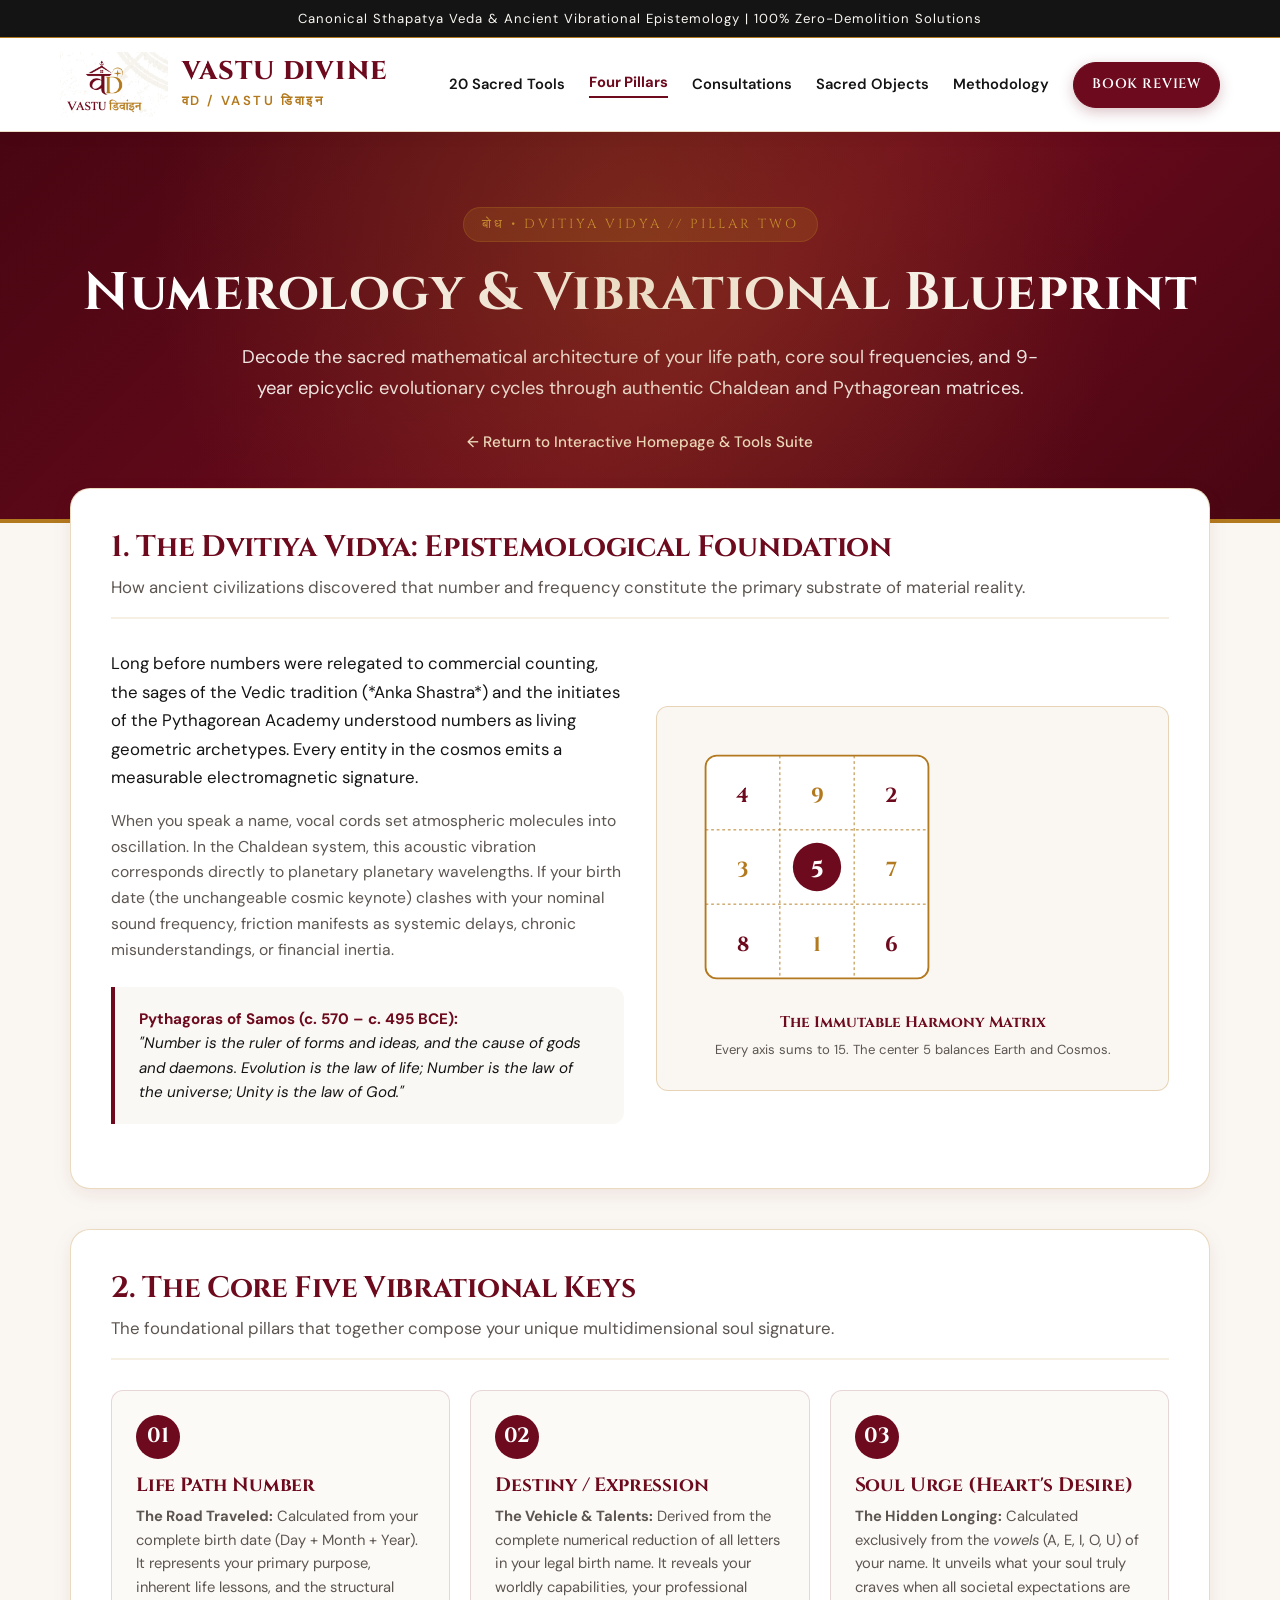
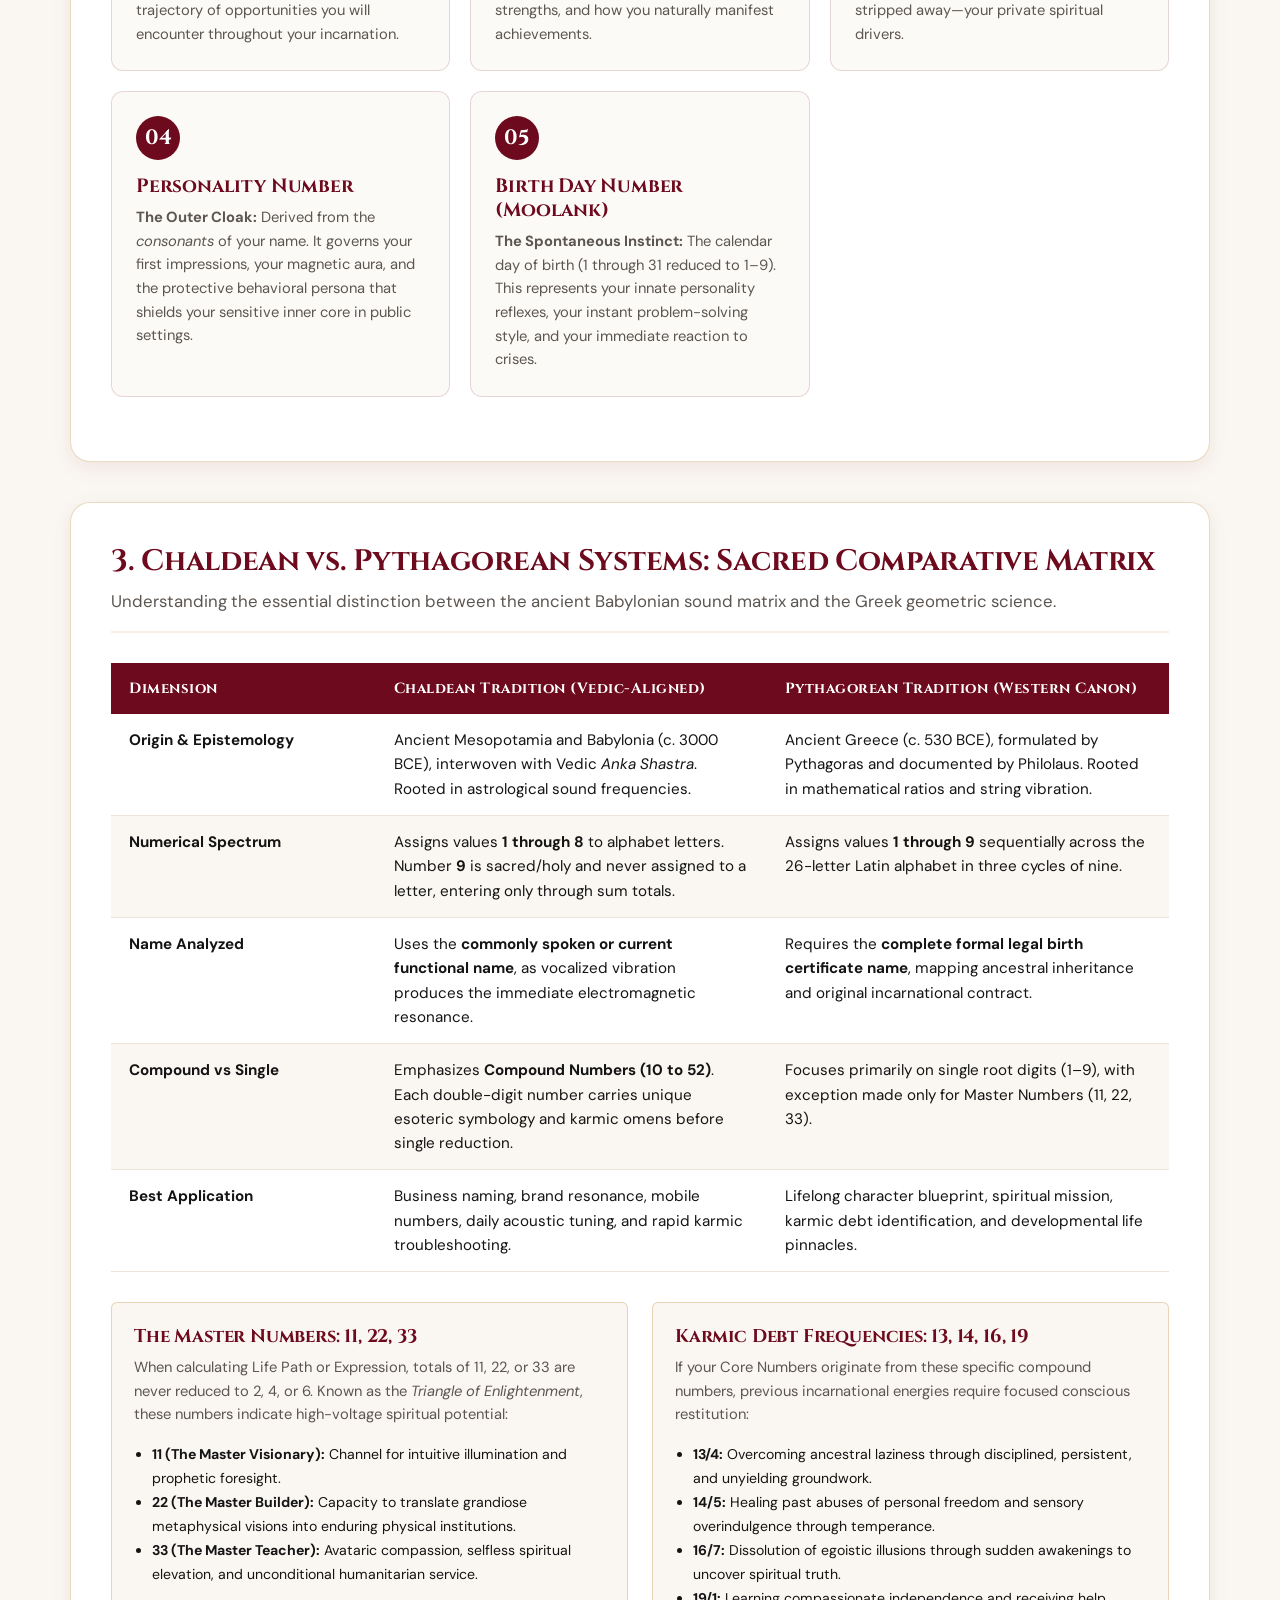
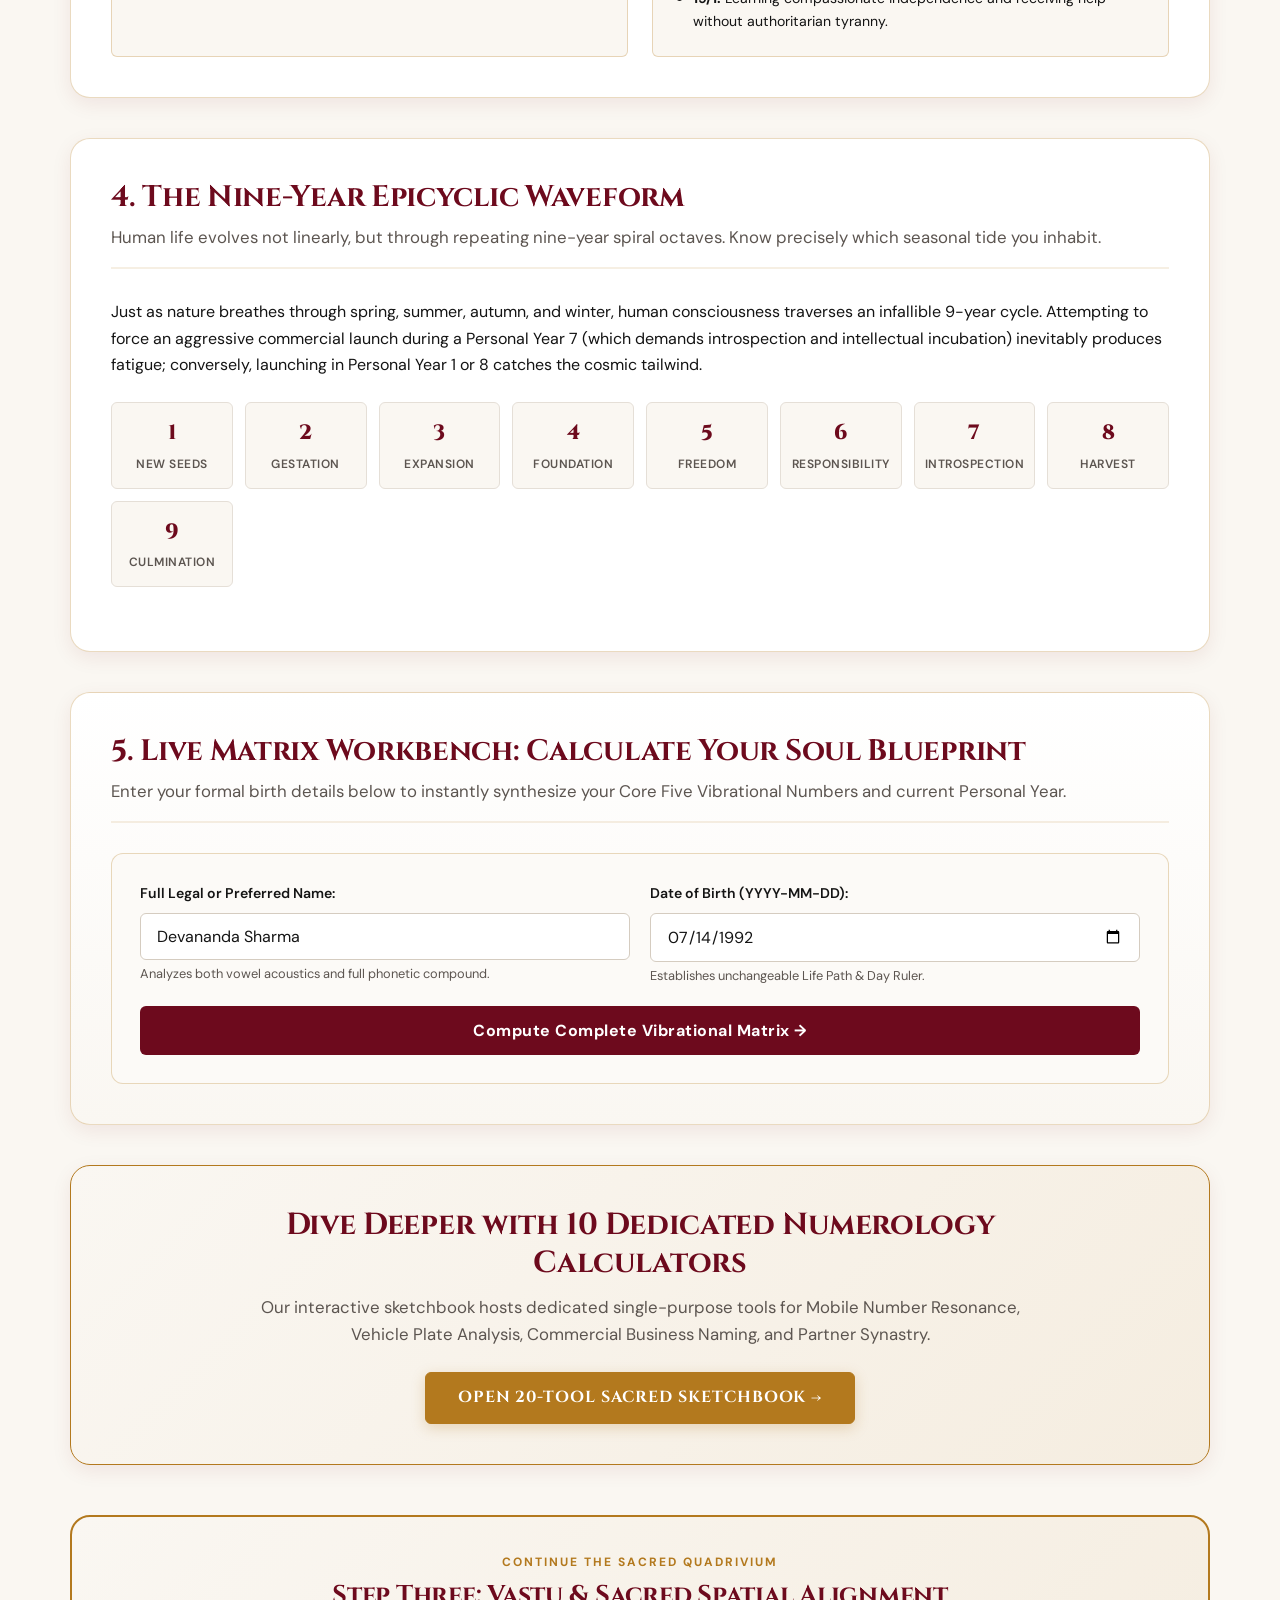
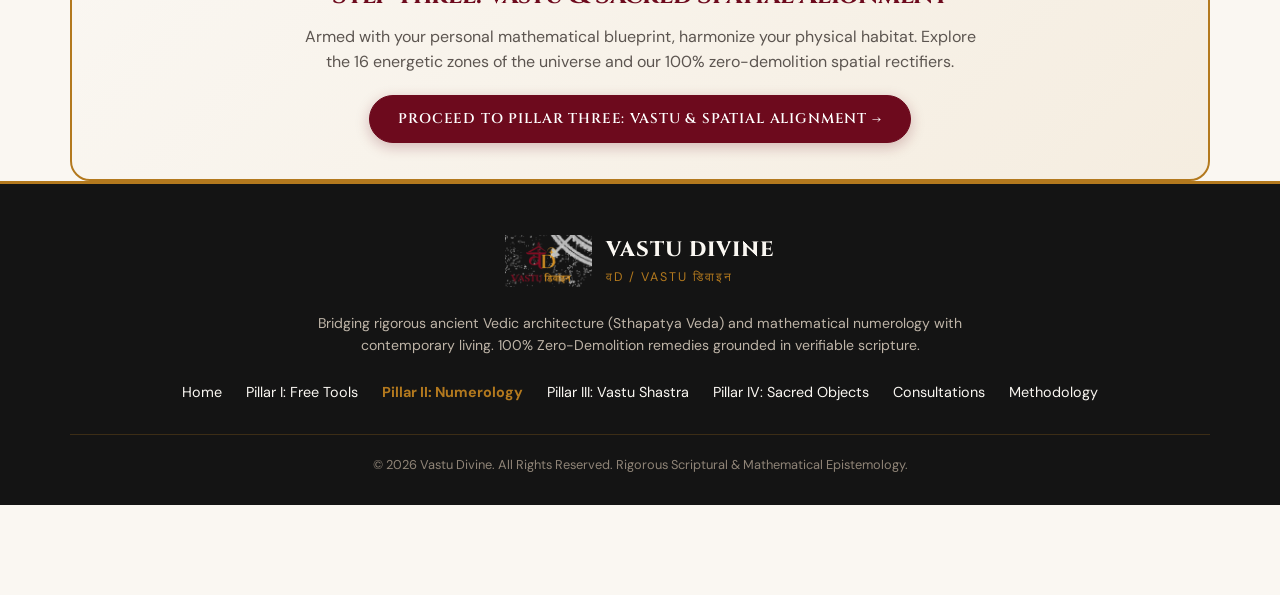
<file: pages/numerology.html>
<!DOCTYPE html>
<html lang="en">
<head>
    <meta charset="UTF-8">
    <meta name="viewport" content="width=device-width, initial-scale=1.0">
    <title>Numerology & Vibrational Blueprint — Dvitiya Vidya | Vastu Divine (वD / VASTU डिवाइन)</title>
    <meta name="description" content="Decode your sacred mathematical matrix: Core 5 personal numbers, Chaldean sound frequencies, Pythagorean geometry, Master Numbers, and the 9-year epicyclic waveform.">
    <!-- Favicon -->
    <link rel="icon" type="image/svg+xml" href="../assets/favicon.svg">
    <link rel="alternate icon" type="image/png" href="../assets/favicon.png">
    <!-- Google Fonts -->
    <link rel="preconnect" href="https://fonts.googleapis.com">
    <link rel="preconnect" href="https://fonts.gstatic.com" crossorigin>
    <link href="https://fonts.googleapis.com/css2?family=Cinzel:wght@400;500;600;700;800&family=Cormorant+Garamond:ital,wght@0,400;0,500;0,600;0,700;1,400&family=DM+Sans:ital,opsz,wght@0,9..40,300;0,9..40,400;0,9..40,500;0,9..40,600;0,9..40,700&family=Noto+Serif+Devanagari:wght@400;600;700&display=swap" rel="stylesheet">
    <!-- Stylesheets -->
    <link rel="stylesheet" href="../css/main.css">
    <style>
        .pillar-page {
            background-color: var(--clr-bg-cream);
            color: var(--clr-text-main);
            padding-bottom: 90px;
        }
        .page-header-banner {
            background: linear-gradient(135deg, var(--clr-maroon-dark) 0%, var(--clr-maroon) 55%, #480612 100%);
            color: var(--clr-white);
            padding: 75px 20px 65px;
            text-align: center;
            position: relative;
            overflow: hidden;
            border-bottom: 4px solid var(--clr-gold);
        }
        .page-header-banner::before {
            content: '';
            position: absolute;
            top: 0; left: 0; right: 0; bottom: 0;
            background-image: radial-gradient(circle at 50% 30%, rgba(179, 121, 30, 0.28) 0%, transparent 70%);
            pointer-events: none;
        }
        .page-header-banner .eyebrow {
            display: inline-block;
            font-family: var(--font-heading);
            font-size: 0.82rem;
            letter-spacing: 3px;
            text-transform: uppercase;
            color: var(--clr-gold-light);
            background: rgba(179, 121, 30, 0.2);
            border: 1px solid var(--clr-gold-border);
            padding: 6px 18px;
            border-radius: var(--radius-full);
            margin-bottom: 18px;
        }
        .page-header-banner h1 {
            color: var(--clr-white);
            font-size: clamp(2.1rem, 4.5vw, 3.3rem);
            margin-bottom: 16px;
            letter-spacing: 0.5px;
            font-family: var(--font-heading);
        }
        .page-header-banner p {
            color: rgba(255, 255, 255, 0.92);
            max-width: 820px;
            margin: 0 auto 24px;
            font-size: 1.15rem;
            line-height: 1.7;
        }
        .header-back-link {
            display: inline-flex;
            align-items: center;
            gap: 8px;
            color: var(--clr-gold-pale);
            font-size: 0.95rem;
            font-weight: 500;
            text-decoration: none;
            transition: color 0.2s ease;
        }
        .header-back-link:hover {
            color: var(--clr-white);
            text-decoration: underline;
        }
        .content-container {
            max-width: 1180px;
            margin: -35px auto 0;
            padding: 0 20px;
            position: relative;
            z-index: 2;
        }
        .canon-section {
            background: var(--clr-white);
            border: 1px solid var(--clr-gold-border);
            border-radius: var(--radius-lg);
            padding: 40px;
            margin-bottom: 40px;
            box-shadow: var(--shadow-md);
        }
        .canon-section-header {
            margin-bottom: 30px;
            border-bottom: 2px solid var(--clr-gold-soft);
            padding-bottom: 16px;
        }
        .canon-section-header h2 {
            font-size: 1.85rem;
            color: var(--clr-maroon);
            margin-bottom: 8px;
            font-family: var(--font-heading);
        }
        .canon-section-header p {
            font-size: 1.05rem;
            color: var(--clr-text-muted);
            margin: 0;
            line-height: 1.6;
        }
        .citation-box {
            background: #FAF8F5;
            border-left: 4px solid var(--clr-maroon);
            padding: 20px 24px;
            border-radius: 0 var(--radius-md) var(--radius-md) 0;
            margin: 24px 0;
            font-size: 0.95rem;
            line-height: 1.6;
        }
        .citation-box strong {
            color: var(--clr-maroon);
        }
        .comparison-table {
            width: 100%;
            border-collapse: collapse;
            margin: 24px 0;
            font-size: 0.95rem;
        }
        .comparison-table th {
            background: var(--clr-maroon);
            color: #FFFFFF;
            padding: 14px 18px;
            text-align: left;
            font-family: var(--font-heading);
            font-size: 0.92rem;
            letter-spacing: 0.5px;
        }
        .comparison-table td {
            padding: 14px 18px;
            border-bottom: 1px solid #EBE4D8;
            color: var(--clr-text-main);
            vertical-align: top;
            line-height: 1.6;
        }
        .comparison-table tr:nth-child(even) {
            background: #FAF7F2;
        }
        .matrix-grid {
            display: grid;
            grid-template-columns: repeat(auto-fit, minmax(280px, 1fr));
            gap: 20px;
            margin: 24px 0;
        }
        .matrix-card {
            background: #FCFAF7;
            border: 1px solid rgba(109, 10, 29, 0.15);
            border-radius: var(--radius-md);
            padding: 24px;
            transition: all 0.25s ease;
        }
        .matrix-card:hover {
            transform: translateY(-3px);
            border-color: var(--clr-gold);
            box-shadow: var(--shadow-sm);
        }
        .matrix-num {
            display: inline-flex;
            align-items: center;
            justify-content: center;
            width: 44px;
            height: 44px;
            border-radius: 50%;
            background: var(--clr-maroon);
            color: #FFFFFF;
            font-family: var(--font-heading);
            font-size: 1.3rem;
            font-weight: 700;
            margin-bottom: 14px;
        }
        .matrix-card h3 {
            font-family: var(--font-heading);
            font-size: 1.2rem;
            color: var(--clr-maroon);
            margin-bottom: 8px;
        }
        .matrix-card p {
            font-size: 0.92rem;
            color: var(--clr-text-muted);
            line-height: 1.6;
            margin: 0;
        }
        .interactive-box {
            background: #FCFAF7;
            border: 1px solid var(--clr-gold-border);
            border-radius: var(--radius-md);
            padding: 28px;
            margin-top: 24px;
        }
        .form-row {
            display: grid;
            grid-template-columns: 1fr 1fr;
            gap: 20px;
            margin-bottom: 20px;
        }
        @media (max-width: 768px) {
            .form-row { grid-template-columns: 1fr; }
            .canon-section { padding: 24px; }
        }
        .interactive-box label {
            display: block;
            font-size: 0.88rem;
            font-weight: 600;
            color: var(--clr-text-main);
            margin-bottom: 8px;
        }
        .interactive-box input, .interactive-box select {
            width: 100%;
            padding: 12px 16px;
            border: 1px solid #D5CCC0;
            border-radius: var(--radius-sm);
            font-size: 1rem;
            background: #FFFFFF;
            color: var(--clr-text-main);
        }
        .btn-calc {
            background: var(--clr-maroon);
            color: #FFFFFF;
            padding: 14px 32px;
            border-radius: var(--radius-sm);
            font-weight: 700;
            font-size: 1rem;
            border: none;
            cursor: pointer;
            width: 100%;
            letter-spacing: 0.5px;
            transition: background 0.2s ease;
        }
        .btn-calc:hover {
            background: #4E0715;
        }
        .result-matrix-display {
            display: none;
            margin-top: 28px;
            padding: 24px;
            background: #FFFFFF;
            border: 2px solid var(--clr-gold);
            border-radius: var(--radius-md);
        }
        .res-grid {
            display: grid;
            grid-template-columns: repeat(auto-fit, minmax(200px, 1fr));
            gap: 16px;
            margin-top: 18px;
        }
        .res-item {
            background: #FAF7F2;
            padding: 16px;
            border-radius: var(--radius-sm);
            border-left: 3px solid var(--clr-maroon);
        }
        .res-item .lbl {
            font-size: 0.75rem;
            font-weight: 700;
            text-transform: uppercase;
            letter-spacing: 1px;
            color: var(--clr-text-muted);
            margin-bottom: 4px;
        }
        .res-item .val {
            font-family: var(--font-heading);
            font-size: 1.4rem;
            font-weight: 700;
            color: var(--clr-maroon);
        }
        .res-item .sub {
            font-size: 0.82rem;
            color: var(--clr-text-main);
            margin-top: 4px;
            line-height: 1.4;
        }
        .waveform-container {
            display: grid;
            grid-template-columns: repeat(auto-fit, minmax(110px, 1fr));
            gap: 12px;
            margin: 24px 0;
        }
        .wave-step {
            background: #FAF7F2;
            border: 1px solid #E5DFD7;
            border-radius: var(--radius-sm);
            padding: 14px 8px;
            text-align: center;
            transition: all 0.2s ease;
        }
        .wave-step:hover {
            border-color: var(--clr-gold);
            transform: translateY(-2px);
        }
        .wave-step.active {
            background: var(--clr-maroon);
            color: #FFFFFF;
            border-color: var(--clr-maroon);
        }
        .wave-step.active .wave-num {
            color: var(--clr-gold-light);
        }
        .wave-step.active .wave-name {
            color: #FFFFFF;
        }
        .wave-num {
            font-family: var(--font-heading);
            font-size: 1.3rem;
            font-weight: 800;
            color: var(--clr-maroon);
            margin-bottom: 4px;
        }
        .wave-name {
            font-size: 0.75rem;
            font-weight: 600;
            color: var(--clr-text-muted);
            text-transform: uppercase;
            letter-spacing: 0.5px;
        }
        .next-pillar-card {
            background: linear-gradient(135deg, #FAF7F2 0%, #F5EDE0 100%);
            border: 2px solid var(--clr-gold);
            border-radius: var(--radius-lg);
            padding: 36px;
            display: flex;
            flex-direction: column;
            align-items: center;
            text-align: center;
            margin-top: 50px;
        }
        .next-pillar-card h3 {
            font-family: var(--font-heading);
            font-size: 1.6rem;
            color: var(--clr-maroon);
            margin-bottom: 12px;
        }
    </style>
</head>
<body class="pillar-page">

    <!-- Top Notice Bar -->
    <div class="top-banner" style="background: #141414; color: #FAF7F2; padding: 8px 20px; font-size: 0.82rem; text-align: center; letter-spacing: 1px; border-bottom: 1px solid #B3791E;">
        Canonical Sthapatya Veda &amp; Ancient Vibrational Epistemology | 100% Zero-Demolition Solutions
    </div>

    <!-- Header Navigation -->
    <header style="background: #FFFFFF; border-bottom: 1px solid rgba(179, 121, 30, 0.25); padding: 14px 24px; position: sticky; top: 0; z-index: 100; box-shadow: 0 4px 16px rgba(0,0,0,0.04);">
        <div class="container" style="max-width: 1200px; margin: 0 auto; display: flex; align-items: center; justify-content: space-between;">
            <a href="../index.html" class="brand-lockup" style="display: flex; align-items: center; gap: 14px; text-decoration: none;">
                <img src="../assets/logo-icon.png" alt="Vastu Divine Icon" style="height: 65px; width: auto; object-fit: contain;">
                <div>
                    <div style="font-family: var(--font-heading); font-size: 1.6rem; font-weight: 800; color: #6D0A1D; letter-spacing: 1.2px; line-height: 1.1;">VASTU DIVINE</div>
                    <div style="font-size: 0.82rem; color: #B3791E; font-weight: 600; letter-spacing: 2.6px; margin-top: 3px;">वD / VASTU डिवाइन</div>
                </div>
            </a>
            <nav style="display: flex; align-items: center; gap: 24px;">
                <a href="../index.html#tools-suite" style="font-size: 0.92rem; font-weight: 600; color: #141414; text-decoration: none;">20 Sacred Tools</a>
                <a href="../index.html#four-pillars" style="font-size: 0.92rem; font-weight: 700; color: #6D0A1D; border-bottom: 2px solid #6D0A1D; padding-bottom: 2px; text-decoration: none;">Four Pillars</a>
                <a href="consultations.html" style="font-size: 0.92rem; font-weight: 600; color: #141414; text-decoration: none;">Consultations</a>
                <a href="shop.html" style="font-size: 0.92rem; font-weight: 600; color: #141414; text-decoration: none;">Sacred Objects</a>
                <a href="methodology.html" style="font-size: 0.92rem; font-weight: 600; color: #141414; text-decoration: none;">Methodology</a>
                <a href="consultations.html" class="btn btn-primary" style="background: #6D0A1D; color: #FFF; padding: 8px 18px; border-radius: 9999px; font-size: 0.85rem; font-weight: 600; text-decoration: none;">Book Review</a>
            </nav>
        </div>
    </header>

    <!-- Page Banner -->
    <section class="page-header-banner">
        <div class="eyebrow">बोध • DVITIYA VIDYA // PILLAR TWO</div>
        <h1>Numerology &amp; Vibrational Blueprint</h1>
        <p>Decode the sacred mathematical architecture of your life path, core soul frequencies, and 9-year epicyclic evolutionary cycles through authentic Chaldean and Pythagorean matrices.</p>
        <a href="../index.html" class="header-back-link">← Return to Interactive Homepage &amp; Tools Suite</a>
    </section>

    <!-- Main Container -->
    <main class="content-container">

        <!-- SECTION 1: THE EPISTEMOLOGICAL FOUNDATION -->
        <section class="canon-section">
            <div class="canon-section-header">
                <h2>1. The Dvitiya Vidya: Epistemological Foundation</h2>
                <p>How ancient civilizations discovered that number and frequency constitute the primary substrate of material reality.</p>
            </div>
            <div style="display: grid; grid-template-columns: 1fr 1fr; gap: 32px; align-items: center;">
                <div>
                    <p style="font-size: 1.05rem; line-height: 1.7; color: var(--clr-text-main); margin-bottom: 16px;">
                        Long before numbers were relegated to commercial counting, the sages of the Vedic tradition (*Anka Shastra*) and the initiates of the Pythagorean Academy understood numbers as living geometric archetypes. Every entity in the cosmos emits a measurable electromagnetic signature.
                    </p>
                    <p style="font-size: 0.98rem; line-height: 1.65; color: var(--clr-text-muted); margin-bottom: 16px;">
                        When you speak a name, vocal cords set atmospheric molecules into oscillation. In the Chaldean system, this acoustic vibration corresponds directly to planetary planetary wavelengths. If your birth date (the unchangeable cosmic keynote) clashes with your nominal sound frequency, friction manifests as systemic delays, chronic misunderstandings, or financial inertia.
                    </p>
                    <div class="citation-box">
                        <strong>Pythagoras of Samos (c. 570 – c. 495 BCE):</strong><br>
                        <em>"Number is the ruler of forms and ideas, and the cause of gods and daemons. Evolution is the law of life; Number is the law of the universe; Unity is the law of God."</em>
                    </div>
                </div>
                <div style="text-align: center; background: #FAF7F2; padding: 30px; border-radius: var(--radius-md); border: 1px solid var(--clr-gold-border);">
                    <svg viewBox="0 0 280 280" style="max-width: 260px; width: 100%; height: auto;" xmlns="http://www.w3.org/2000/svg">
                        <rect x="20" y="20" width="240" height="240" rx="12" fill="#FFFFFF" stroke="#B3791E" stroke-width="2"/>
                        <line x1="100" y1="20" x2="100" y2="260" stroke="#B3791E" stroke-width="1" stroke-dasharray="3 3"/>
                        <line x1="180" y1="20" x2="180" y2="260" stroke="#B3791E" stroke-width="1" stroke-dasharray="3 3"/>
                        <line x1="20" y1="100" x2="260" y2="100" stroke="#B3791E" stroke-width="1" stroke-dasharray="3 3"/>
                        <line x1="20" y1="180" x2="260" y2="180" stroke="#B3791E" stroke-width="1" stroke-dasharray="3 3"/>
                        <!-- 3x3 Magic Square of Saturn (Lo Shu / Vedic Yantra: Sum 15) -->
                        <text x="60" y="70" font-family="'Cinzel',serif" font-size="22" fill="#6D0A1D" font-weight="700" text-anchor="middle">4</text>
                        <text x="140" y="70" font-family="'Cinzel',serif" font-size="22" fill="#B3791E" font-weight="700" text-anchor="middle">9</text>
                        <text x="220" y="70" font-family="'Cinzel',serif" font-size="22" fill="#6D0A1D" font-weight="700" text-anchor="middle">2</text>
                        <text x="60" y="150" font-family="'Cinzel',serif" font-size="22" fill="#B3791E" font-weight="700" text-anchor="middle">3</text>
                        <circle cx="140" cy="140" r="26" fill="#6D0A1D"/>
                        <text x="140" y="150" font-family="'Cinzel',serif" font-size="24" fill="#FFFFFF" font-weight="800" text-anchor="middle">5</text>
                        <text x="220" y="150" font-family="'Cinzel',serif" font-size="22" fill="#B3791E" font-weight="700" text-anchor="middle">7</text>
                        <text x="60" y="230" font-family="'Cinzel',serif" font-size="22" fill="#6D0A1D" font-weight="700" text-anchor="middle">8</text>
                        <text x="140" y="230" font-family="'Cinzel',serif" font-size="22" fill="#B3791E" font-weight="700" text-anchor="middle">1</text>
                        <text x="220" y="230" font-family="'Cinzel',serif" font-size="22" fill="#6D0A1D" font-weight="700" text-anchor="middle">6</text>
                    </svg>
                    <div style="font-family: var(--font-heading); font-size: 0.95rem; color: #6D0A1D; font-weight: 700; margin-top: 14px;">
                        The Immutable Harmony Matrix
                    </div>
                    <div style="font-size: 0.82rem; color: var(--clr-text-muted); margin-top: 4px;">
                        Every axis sums to 15. The center 5 balances Earth and Cosmos.
                    </div>
                </div>
            </div>
        </section>

        <!-- SECTION 2: THE ANATOMY OF THE CORE 5 NUMBERS -->
        <section class="canon-section">
            <div class="canon-section-header">
                <h2>2. The Core Five Vibrational Keys</h2>
                <p>The foundational pillars that together compose your unique multidimensional soul signature.</p>
            </div>
            
            <div class="matrix-grid">
                <div class="matrix-card">
                    <div class="matrix-num">01</div>
                    <h3>Life Path Number</h3>
                    <p><strong>The Road Traveled:</strong> Calculated from your complete birth date (Day + Month + Year). It represents your primary purpose, inherent life lessons, and the structural trajectory of opportunities you will encounter throughout your incarnation.</p>
                </div>
                <div class="matrix-card">
                    <div class="matrix-num">02</div>
                    <h3>Destiny / Expression</h3>
                    <p><strong>The Vehicle &amp; Talents:</strong> Derived from the complete numerical reduction of all letters in your legal birth name. It reveals your worldly capabilities, your professional strengths, and how you naturally manifest achievements.</p>
                </div>
                <div class="matrix-card">
                    <div class="matrix-num">03</div>
                    <h3>Soul Urge (Heart's Desire)</h3>
                    <p><strong>The Hidden Longing:</strong> Calculated exclusively from the <em>vowels</em> (A, E, I, O, U) of your name. It unveils what your soul truly craves when all societal expectations are stripped away—your private spiritual drivers.</p>
                </div>
                <div class="matrix-card">
                    <div class="matrix-num">04</div>
                    <h3>Personality Number</h3>
                    <p><strong>The Outer Cloak:</strong> Derived from the <em>consonants</em> of your name. It governs your first impressions, your magnetic aura, and the protective behavioral persona that shields your sensitive inner core in public settings.</p>
                </div>
                <div class="matrix-card">
                    <div class="matrix-num">05</div>
                    <h3>Birth Day Number (Moolank)</h3>
                    <p><strong>The Spontaneous Instinct:</strong> The calendar day of birth (1 through 31 reduced to 1–9). This represents your innate personality reflexes, your instant problem-solving style, and your immediate reaction to crises.</p>
                </div>
            </div>
        </section>

        <!-- SECTION 3: CHALDEAN VS PYTHAGOREAN TRADITIONS -->
        <section class="canon-section">
            <div class="canon-section-header">
                <h2>3. Chaldean vs. Pythagorean Systems: Sacred Comparative Matrix</h2>
                <p>Understanding the essential distinction between the ancient Babylonian sound matrix and the Greek geometric science.</p>
            </div>

            <table class="comparison-table">
                <thead>
                    <tr>
                        <th style="width: 25%;">Dimension</th>
                        <th style="width: 37%;">Chaldean Tradition (Vedic-Aligned)</th>
                        <th style="width: 38%;">Pythagorean Tradition (Western Canon)</th>
                    </tr>
                </thead>
                <tbody>
                    <tr>
                        <td><strong>Origin &amp; Epistemology</strong></td>
                        <td>Ancient Mesopotamia and Babylonia (c. 3000 BCE), interwoven with Vedic <em>Anka Shastra</em>. Rooted in astrological sound frequencies.</td>
                        <td>Ancient Greece (c. 530 BCE), formulated by Pythagoras and documented by Philolaus. Rooted in mathematical ratios and string vibration.</td>
                    </tr>
                    <tr>
                        <td><strong>Numerical Spectrum</strong></td>
                        <td>Assigns values <strong>1 through 8</strong> to alphabet letters. Number <strong>9</strong> is sacred/holy and never assigned to a letter, entering only through sum totals.</td>
                        <td>Assigns values <strong>1 through 9</strong> sequentially across the 26-letter Latin alphabet in three cycles of nine.</td>
                    </tr>
                    <tr>
                        <td><strong>Name Analyzed</strong></td>
                        <td>Uses the <strong>commonly spoken or current functional name</strong>, as vocalized vibration produces the immediate electromagnetic resonance.</td>
                        <td>Requires the <strong>complete formal legal birth certificate name</strong>, mapping ancestral inheritance and original incarnational contract.</td>
                    </tr>
                    <tr>
                        <td><strong>Compound vs Single</strong></td>
                        <td>Emphasizes <strong>Compound Numbers (10 to 52)</strong>. Each double-digit number carries unique esoteric symbology and karmic omens before single reduction.</td>
                        <td>Focuses primarily on single root digits (1–9), with exception made only for Master Numbers (11, 22, 33).</td>
                    </tr>
                    <tr>
                        <td><strong>Best Application</strong></td>
                        <td>Business naming, brand resonance, mobile numbers, daily acoustic tuning, and rapid karmic troubleshooting.</td>
                        <td>Lifelong character blueprint, spiritual mission, karmic debt identification, and developmental life pinnacles.</td>
                    </tr>
                </tbody>
            </table>

            <div style="display: grid; grid-template-columns: 1fr 1fr; gap: 24px; margin-top: 30px;">
                <div style="background: #FAF7F2; padding: 22px; border-radius: var(--radius-sm); border: 1px solid var(--clr-gold-border);">
                    <h3 style="color: #6D0A1D; font-family: var(--font-heading); font-size: 1.15rem; margin-bottom: 8px;">
                        The Master Numbers: 11, 22, 33
                    </h3>
                    <p style="font-size: 0.92rem; line-height: 1.6; color: var(--clr-text-muted);">
                        When calculating Life Path or Expression, totals of 11, 22, or 33 are never reduced to 2, 4, or 6. Known as the <em>Triangle of Enlightenment</em>, these numbers indicate high-voltage spiritual potential:
                    </p>
                    <ul style="font-size: 0.88rem; line-height: 1.7; color: var(--clr-text-main); margin-top: 8px; padding-left: 18px;">
                        <li><strong>11 (The Master Visionary):</strong> Channel for intuitive illumination and prophetic foresight.</li>
                        <li><strong>22 (The Master Builder):</strong> Capacity to translate grandiose metaphysical visions into enduring physical institutions.</li>
                        <li><strong>33 (The Master Teacher):</strong> Avataric compassion, selfless spiritual elevation, and unconditional humanitarian service.</li>
                    </ul>
                </div>
                <div style="background: #FAF7F2; padding: 22px; border-radius: var(--radius-sm); border: 1px solid var(--clr-gold-border);">
                    <h3 style="color: #6D0A1D; font-family: var(--font-heading); font-size: 1.15rem; margin-bottom: 8px;">
                        Karmic Debt Frequencies: 13, 14, 16, 19
                    </h3>
                    <p style="font-size: 0.92rem; line-height: 1.6; color: var(--clr-text-muted);">
                        If your Core Numbers originate from these specific compound numbers, previous incarnational energies require focused conscious restitution:
                    </p>
                    <ul style="font-size: 0.88rem; line-height: 1.7; color: var(--clr-text-main); margin-top: 8px; padding-left: 18px;">
                        <li><strong>13/4:</strong> Overcoming ancestral laziness through disciplined, persistent, and unyielding groundwork.</li>
                        <li><strong>14/5:</strong> Healing past abuses of personal freedom and sensory overindulgence through temperance.</li>
                        <li><strong>16/7:</strong> Dissolution of egoistic illusions through sudden awakenings to uncover spiritual truth.</li>
                        <li><strong>19/1:</strong> Learning compassionate independence and receiving help without authoritarian tyranny.</li>
                    </ul>
                </div>
            </div>
        </section>

        <!-- SECTION 4: THE 9-YEAR EPICYCLIC EVOLUTION WAVEFORM -->
        <section class="canon-section">
            <div class="canon-section-header">
                <h2>4. The Nine-Year Epicyclic Waveform</h2>
                <p>Human life evolves not linearly, but through repeating nine-year spiral octaves. Know precisely which seasonal tide you inhabit.</p>
            </div>

            <p style="font-size: 1rem; line-height: 1.65; color: var(--clr-text-main); margin-bottom: 20px;">
                Just as nature breathes through spring, summer, autumn, and winter, human consciousness traverses an infallible 9-year cycle. Attempting to force an aggressive commercial launch during a Personal Year 7 (which demands introspection and intellectual incubation) inevitably produces fatigue; conversely, launching in Personal Year 1 or 8 catches the cosmic tailwind.
            </p>

            <div class="waveform-container" id="waveform-steps">
                <div class="wave-step" data-yr="1">
                    <div class="wave-num">1</div>
                    <div class="wave-name">New Seeds</div>
                </div>
                <div class="wave-step" data-yr="2">
                    <div class="wave-num">2</div>
                    <div class="wave-name">Gestation</div>
                </div>
                <div class="wave-step" data-yr="3">
                    <div class="wave-num">3</div>
                    <div class="wave-name">Expansion</div>
                </div>
                <div class="wave-step" data-yr="4">
                    <div class="wave-num">4</div>
                    <div class="wave-name">Foundation</div>
                </div>
                <div class="wave-step" data-yr="5">
                    <div class="wave-num">5</div>
                    <div class="wave-name">Freedom</div>
                </div>
                <div class="wave-step" data-yr="6">
                    <div class="wave-num">6</div>
                    <div class="wave-name">Responsibility</div>
                </div>
                <div class="wave-step" data-yr="7">
                    <div class="wave-num">7</div>
                    <div class="wave-name">Introspection</div>
                </div>
                <div class="wave-step" data-yr="8">
                    <div class="wave-num">8</div>
                    <div class="wave-name">Harvest</div>
                </div>
                <div class="wave-step" data-yr="9">
                    <div class="wave-num">9</div>
                    <div class="wave-name">Culmination</div>
                </div>
            </div>
        </section>

        <!-- SECTION 5: INTERACTIVE PERSONAL MATRIX WORKBENCH -->
        <section class="canon-section" style="background: linear-gradient(180deg, #FFFFFF 0%, #FAF7F2 100%);">
            <div class="canon-section-header">
                <h2>5. Live Matrix Workbench: Calculate Your Soul Blueprint</h2>
                <p>Enter your formal birth details below to instantly synthesize your Core Five Vibrational Numbers and current Personal Year.</p>
            </div>

            <div class="interactive-box">
                <form id="matrix-form" onsubmit="event.preventDefault(); runFullMatrix();">
                    <div class="form-row">
                        <div>
                            <label for="mat-fullname">Full Legal or Preferred Name:</label>
                            <input type="text" id="mat-fullname" placeholder="e.g. Eleanor Grace Vance" value="Devananda Sharma" required>
                            <span style="font-size: 0.8rem; color: var(--clr-text-muted); display: block; margin-top: 4px;">Analyzes both vowel acoustics and full phonetic compound.</span>
                        </div>
                        <div>
                            <label for="mat-dob">Date of Birth (YYYY-MM-DD):</label>
                            <input type="date" id="mat-dob" value="1992-07-14" required>
                            <span style="font-size: 0.8rem; color: var(--clr-text-muted); display: block; margin-top: 4px;">Establishes unchangeable Life Path &amp; Day Ruler.</span>
                        </div>
                    </div>

                    <button type="submit" class="btn-calc">Compute Complete Vibrational Matrix →</button>
                </form>

                <div id="matrix-result-container" class="result-matrix-display">
                    <h3 style="font-family: var(--font-heading); color: var(--clr-maroon); font-size: 1.4rem; margin-bottom: 6px;">
                        Synthesized Vibrational Dossier
                    </h3>
                    <p style="font-size: 0.92rem; color: var(--clr-text-muted); margin-bottom: 16px;">
                        Synthesized from Classical Pythagorean Geometry and Chaldean Sound Vibrations.
                    </p>

                    <div class="res-grid">
                        <div class="res-item">
                            <div class="lbl">Life Path Number</div>
                            <div class="val" id="res-lp">-</div>
                            <div class="sub" id="res-lp-sub">Road of life and primary evolutionary lesson.</div>
                        </div>
                        <div class="res-item">
                            <div class="lbl">Destiny / Expression</div>
                            <div class="val" id="res-dest">-</div>
                            <div class="sub" id="res-dest-sub">Natural talents and worldly execution vector.</div>
                        </div>
                        <div class="res-item">
                            <div class="lbl">Soul Urge (Vowels)</div>
                            <div class="val" id="res-soul">-</div>
                            <div class="sub" id="res-soul-sub">Internal emotional and spiritual longing.</div>
                        </div>
                        <div class="res-item">
                            <div class="lbl">Personality (Consonants)</div>
                            <div class="val" id="res-pers">-</div>
                            <div class="sub" id="res-pers-sub">Outer magnetic impression and protective persona.</div>
                        </div>
                        <div class="res-item">
                            <div class="lbl">Birth Day (Moolank)</div>
                            <div class="val" id="res-mool">-</div>
                            <div class="sub" id="res-mool-sub">Spontaneous behavioral reflex and archetype.</div>
                        </div>
                        <div class="res-item">
                            <div class="lbl">Current Personal Year</div>
                            <div class="val" id="res-py">-</div>
                            <div class="sub" id="res-py-sub">Epicyclic phase for the current solar year.</div>
                        </div>
                    </div>

                    <div id="res-synthesis-box" style="margin-top: 20px; padding: 18px; background: #FAF7F2; border-left: 4px solid var(--clr-gold); font-size: 0.95rem; line-height: 1.65; color: var(--clr-text-main);">
                        <!-- Dynamic text generated by script -->
                    </div>
                </div>
            </div>
        </section>

        <!-- SECTION 6: READY FOR 20-TOOL SUITE -->
        <section class="canon-section" style="background: linear-gradient(135deg, #FAF7F2 0%, #F5EDE0 100%); border: 1px solid var(--clr-gold);">
            <div style="text-align: center; max-width: 800px; margin: 0 auto;">
                <h2 style="font-family: var(--font-heading); color: #6D0A1D; font-size: 1.9rem; margin-bottom: 12px;">
                    Dive Deeper with 10 Dedicated Numerology Calculators
                </h2>
                <p style="font-size: 1.05rem; color: var(--clr-text-muted); line-height: 1.6; margin-bottom: 24px;">
                    Our interactive sketchbook hosts dedicated single-purpose tools for Mobile Number Resonance, Vehicle Plate Analysis, Commercial Business Naming, and Partner Synastry.
                </p>
                <a href="../index.html#tools-suite" class="btn btn-gold" style="padding: 12px 32px; font-size: 1rem; font-weight: 700; text-decoration: none; display: inline-block;">
                    Open 20-Tool Sacred Sketchbook →
                </a>
            </div>
        </section>

        <!-- NEXT STEP CALLOUT -->
        <div class="next-pillar-card">
            <span style="font-size: 0.75rem; font-weight: 700; text-transform: uppercase; letter-spacing: 2px; color: var(--clr-gold); margin-bottom: 8px;">
                CONTINUE THE SACRED QUADRIVIUM
            </span>
            <h3>Step Three: Vastu &amp; Sacred Spatial Alignment</h3>
            <p style="max-width: 680px; color: var(--clr-text-muted); font-size: 1rem; line-height: 1.6; margin-bottom: 20px;">
                Armed with your personal mathematical blueprint, harmonize your physical habitat. Explore the 16 energetic zones of the universe and our 100% zero-demolition spatial rectifiers.
            </p>
            <a href="vastu.html" class="btn btn-primary" style="background: #6D0A1D; color: #FFF; padding: 12px 28px; border-radius: 9999px; font-weight: 600; text-decoration: none;">
                Proceed to Pillar Three: Vastu &amp; Spatial Alignment →
            </a>
        </div>

    </main>

    <!-- Footer -->
    <footer style="background: #141414; color: #FAF7F2; padding: 50px 20px 30px; border-top: 3px solid #B3791E; font-size: 0.9rem;">
        <div class="container" style="max-width: 1180px; margin: 0 auto; text-align: center;">
            <div style="display: flex; justify-content: center; align-items: center; gap: 14px; margin-bottom: 24px;">
                <img src="../assets/logo-icon.png" alt="Vastu Divine" style="height: 52px; width: auto; filter: brightness(1.2);">
                <div style="text-align: left;">
                    <div style="font-family: var(--font-heading); font-size: 1.3rem; font-weight: 800; color: #FAF7F2; letter-spacing: 1px;">VASTU DIVINE</div>
                    <div style="font-size: 0.78rem; color: #B3791E; letter-spacing: 2px;">वD / VASTU डिवाइन</div>
                </div>
            </div>
            <p style="color: #BFB5A8; max-width: 650px; margin: 0 auto 24px; line-height: 1.6; font-size: 0.88rem;">
                Bridging rigorous ancient Vedic architecture (Sthapatya Veda) and mathematical numerology with contemporary living. 100% Zero-Demolition remedies grounded in verifiable scripture.
            </p>
            <div style="display: flex; justify-content: center; gap: 24px; margin-bottom: 30px; flex-wrap: wrap;">
                <a href="../index.html" style="color: #FAF7F2; text-decoration: none;">Home</a>
                <a href="discover.html" style="color: #FAF7F2; text-decoration: none;">Pillar I: Free Tools</a>
                <a href="numerology.html" style="color: #B3791E; font-weight: 700; text-decoration: none;">Pillar II: Numerology</a>
                <a href="vastu.html" style="color: #FAF7F2; text-decoration: none;">Pillar III: Vastu Shastra</a>
                <a href="shop.html" style="color: #FAF7F2; text-decoration: none;">Pillar IV: Sacred Objects</a>
                <a href="consultations.html" style="color: #FAF7F2; text-decoration: none;">Consultations</a>
                <a href="methodology.html" style="color: #FAF7F2; text-decoration: none;">Methodology</a>
            </div>
            <div style="border-top: 1px solid rgba(179, 121, 30, 0.25); padding-top: 20px; font-size: 0.8rem; color: #8F8477;">
                &copy; 2026 Vastu Divine. All Rights Reserved. Rigorous Scriptural &amp; Mathematical Epistemology.
            </div>
        </div>
    </footer>

    <!-- Interactive Client Script -->
    <script>
        const pythMap = {
            A:1, J:1, S:1,
            B:2, K:2, T:2,
            C:3, L:3, U:3,
            D:4, M:4, V:4,
            E:5, N:5, W:5,
            F:6, O:6, X:6,
            G:7, P:7, Y:7,
            H:8, Q:8, Z:8,
            I:9, R:9
        };

        const vowels = new Set(['A', 'E', 'I', 'O', 'U']);

        function reducePreservingMasters(n) {
            if (n === 11 || n === 22 || n === 33) return n;
            while (n > 9) {
                let s = 0;
                for (let c of String(n)) s += parseInt(c, 10);
                n = s;
                if (n === 11 || n === 22 || n === 33) return n;
            }
            return n;
        }

        function reduceSingle(n) {
            while (n > 9) {
                let s = 0;
                for (let c of String(n)) s += parseInt(c, 10);
                n = s;
            }
            return n;
        }

        function runFullMatrix() {
            const nameRaw = document.getElementById('mat-fullname').value.trim().toUpperCase();
            const dobRaw = document.getElementById('mat-dob').value;
            if (!nameRaw || !dobRaw) return;

            const [yearStr, monthStr, dayStr] = dobRaw.split('-');
            const year = parseInt(yearStr, 10);
            const month = parseInt(monthStr, 10);
            const day = parseInt(dayStr, 10);

            // 1. Life Path
            const sumLP = reducePreservingMasters(reducePreservingMasters(year) + reducePreservingMasters(month) + reducePreservingMasters(day));

            // 2. Moolank (Day)
            const moolank = reduceSingle(day);

            // 3. Expression, Soul Urge, Personality
            let totalExp = 0;
            let totalSoul = 0;
            let totalPers = 0;

            for (let char of nameRaw) {
                if (pythMap[char]) {
                    const val = pythMap[char];
                    totalExp += val;
                    if (vowels.has(char)) {
                        totalSoul += val;
                    } else {
                        totalPers += val;
                    }
                }
            }

            const expNum = reducePreservingMasters(totalExp || 1);
            const soulNum = reducePreservingMasters(totalSoul || 1);
            const persNum = reducePreservingMasters(totalPers || 1);

            // 4. Personal Year (Current Year 2026)
            const currentYear = new Date().getFullYear();
            const pySum = reduceSingle(reduceSingle(month) + reduceSingle(day) + reduceSingle(currentYear));

            // Update UI
            document.getElementById('res-lp').textContent = sumLP;
            document.getElementById('res-dest').textContent = expNum;
            document.getElementById('res-soul').textContent = soulNum;
            document.getElementById('res-pers').textContent = persNum;
            document.getElementById('res-mool').textContent = moolank;
            document.getElementById('res-py').textContent = pySum;

            // Highlight Waveform
            const steps = document.querySelectorAll('.wave-step');
            steps.forEach(st => {
                st.classList.remove('active');
                if (parseInt(st.getAttribute('data-yr'), 10) === pySum) {
                    st.classList.add('active');
                }
            });

            // Descriptions
            const archetypes = {
                1: 'Solar Pioneer — Independent initiative, origination, sovereign executive leadership.',
                2: 'Lunar Diplomat — Acute empathy, bilateral harmony, collaborative intuition.',
                3: 'Jupiterian Expresser — Creative proliferation, radiant optimism, catalytic oratory.',
                4: 'Uranian Architect — Structural endurance, systematic order, pragmatic bedrock.',
                5: 'Mercurial Catalyst — Rapid adaptability, communicative dexterity, dynamic freedom.',
                6: 'Venusian Guardian — Protective harmony, community stewardship, aesthetic beauty.',
                7: 'Neptunian Sage — Philosophical depth, metaphysical analysis, contemplative rigor.',
                8: 'Saturnian Executive — Material mastery, karmic manifestation, high-scale authority.',
                9: 'Martial Humanitarian — Universal altruism, bold closure, philosophical release.',
                11: 'Master Illuminator — Intuitive conduit, spiritual visionary, high-frequency antenna.',
                22: 'Master Architect — Monumental worldly execution, transforming cosmic plans into reality.',
                33: 'Master Teacher — Universal compassion, selfless healing, high-order mentorship.'
            };

            const synthesisBox = document.getElementById('res-synthesis-box');
            synthesisBox.innerHTML = `
                <strong>Vibrational Synthesis for ${document.getElementById('mat-fullname').value}:</strong><br>
                Your Life Path <strong>${sumLP}</strong> (${archetypes[sumLP] || 'Balanced Archetype'}) acts as your permanent macrocosmic frequency. 
                Your Expression Number <strong>${expNum}</strong> indicates your worldly instrument of action. 
                For the solar cycle of ${currentYear}, you are in <strong>Personal Year ${pySum}</strong>. 
                This cycle demands that you align your major decisions with the natural tide of ${steps[pySum-1] ? steps[pySum-1].querySelector('.wave-name').textContent : 'your cycle'}.
            `;

            document.getElementById('matrix-result-container').style.display = 'block';
            document.getElementById('matrix-result-container').scrollIntoView({ behavior: 'smooth', block: 'nearest' });
        }
    </script>
</body>
</html>
</file>
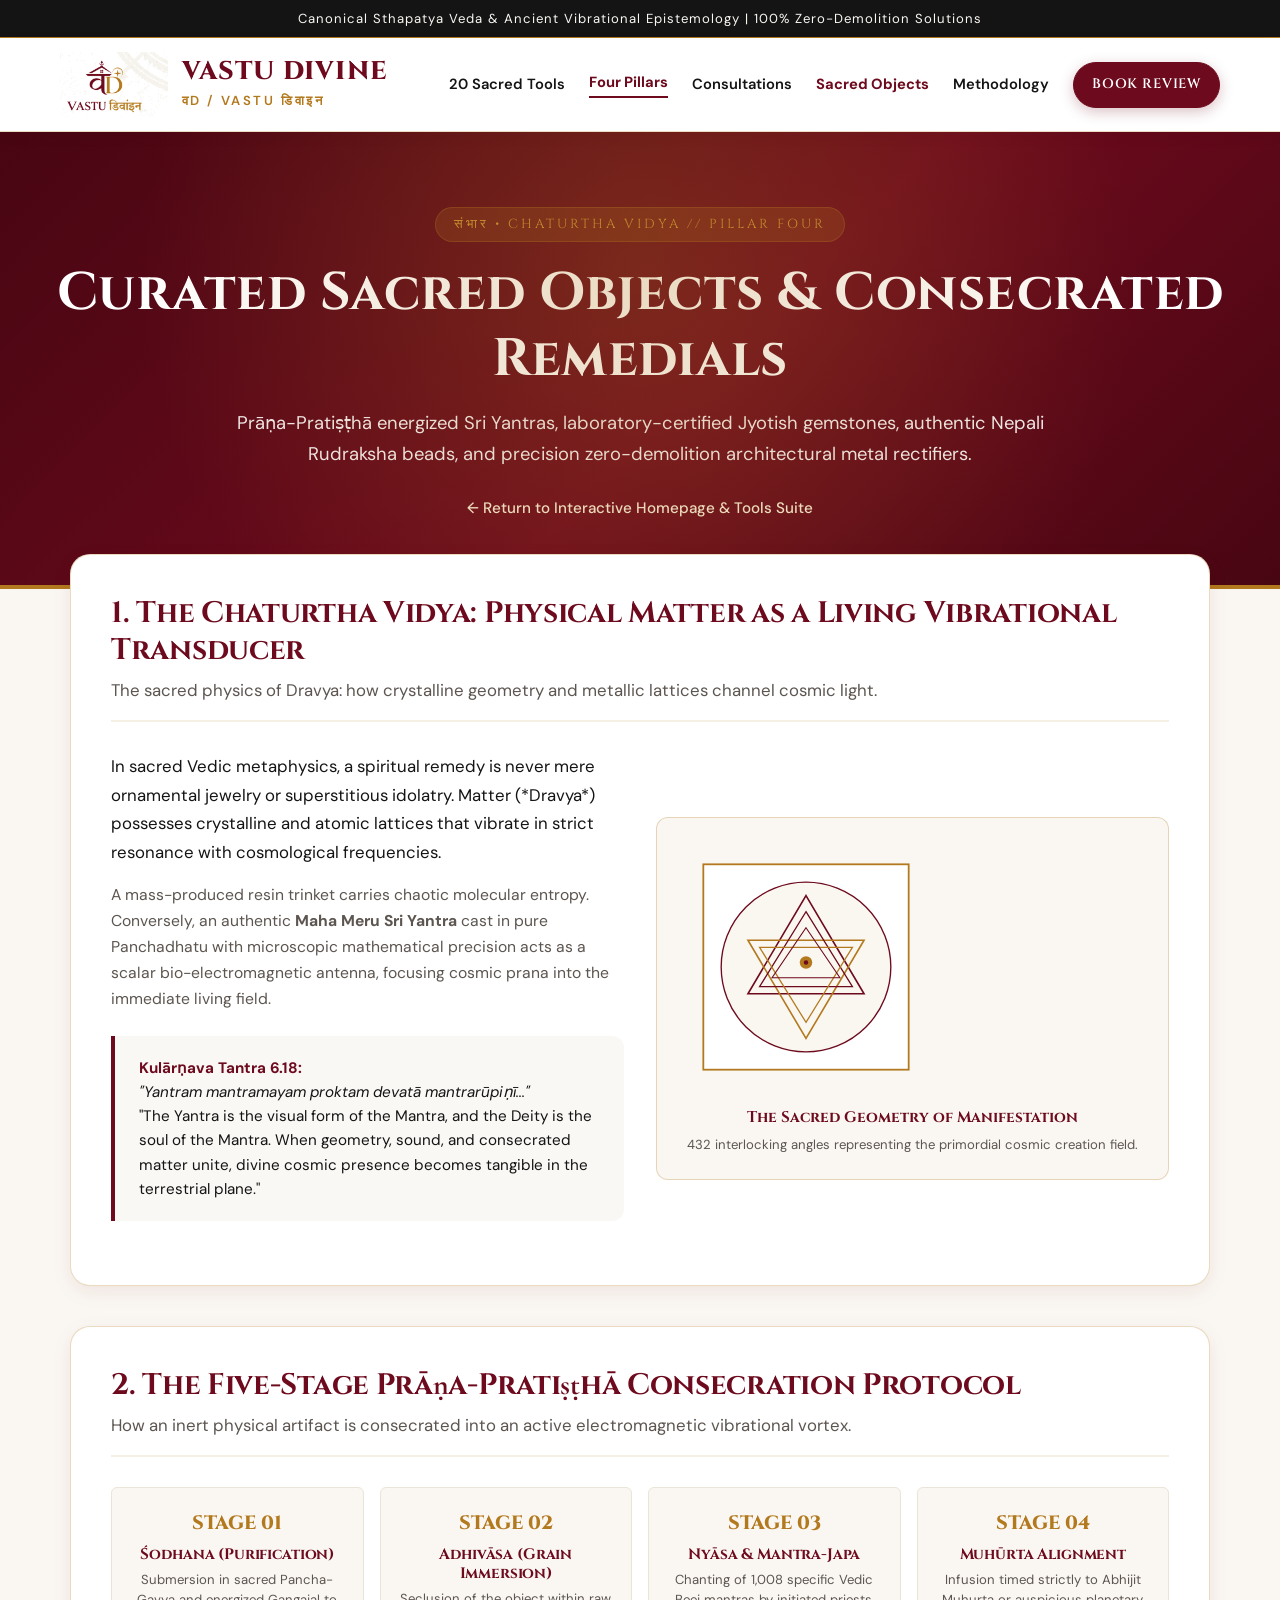
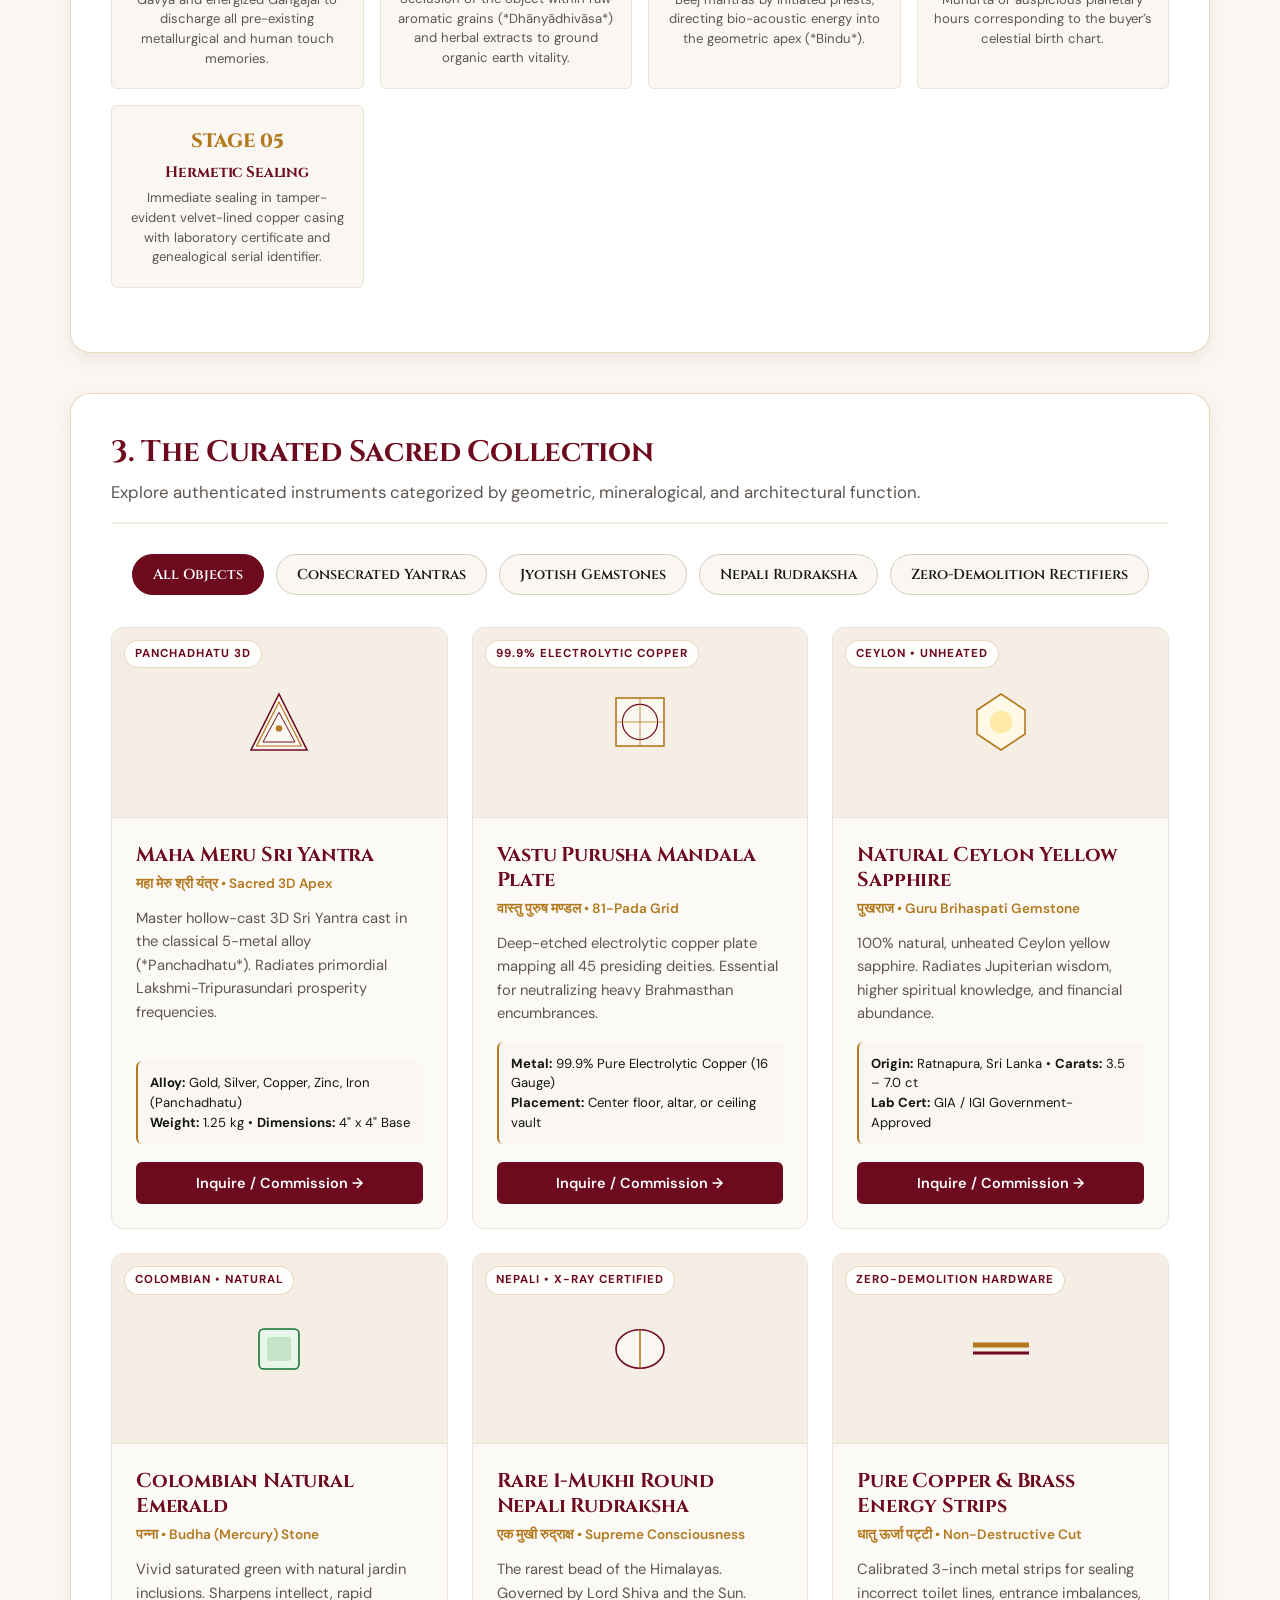
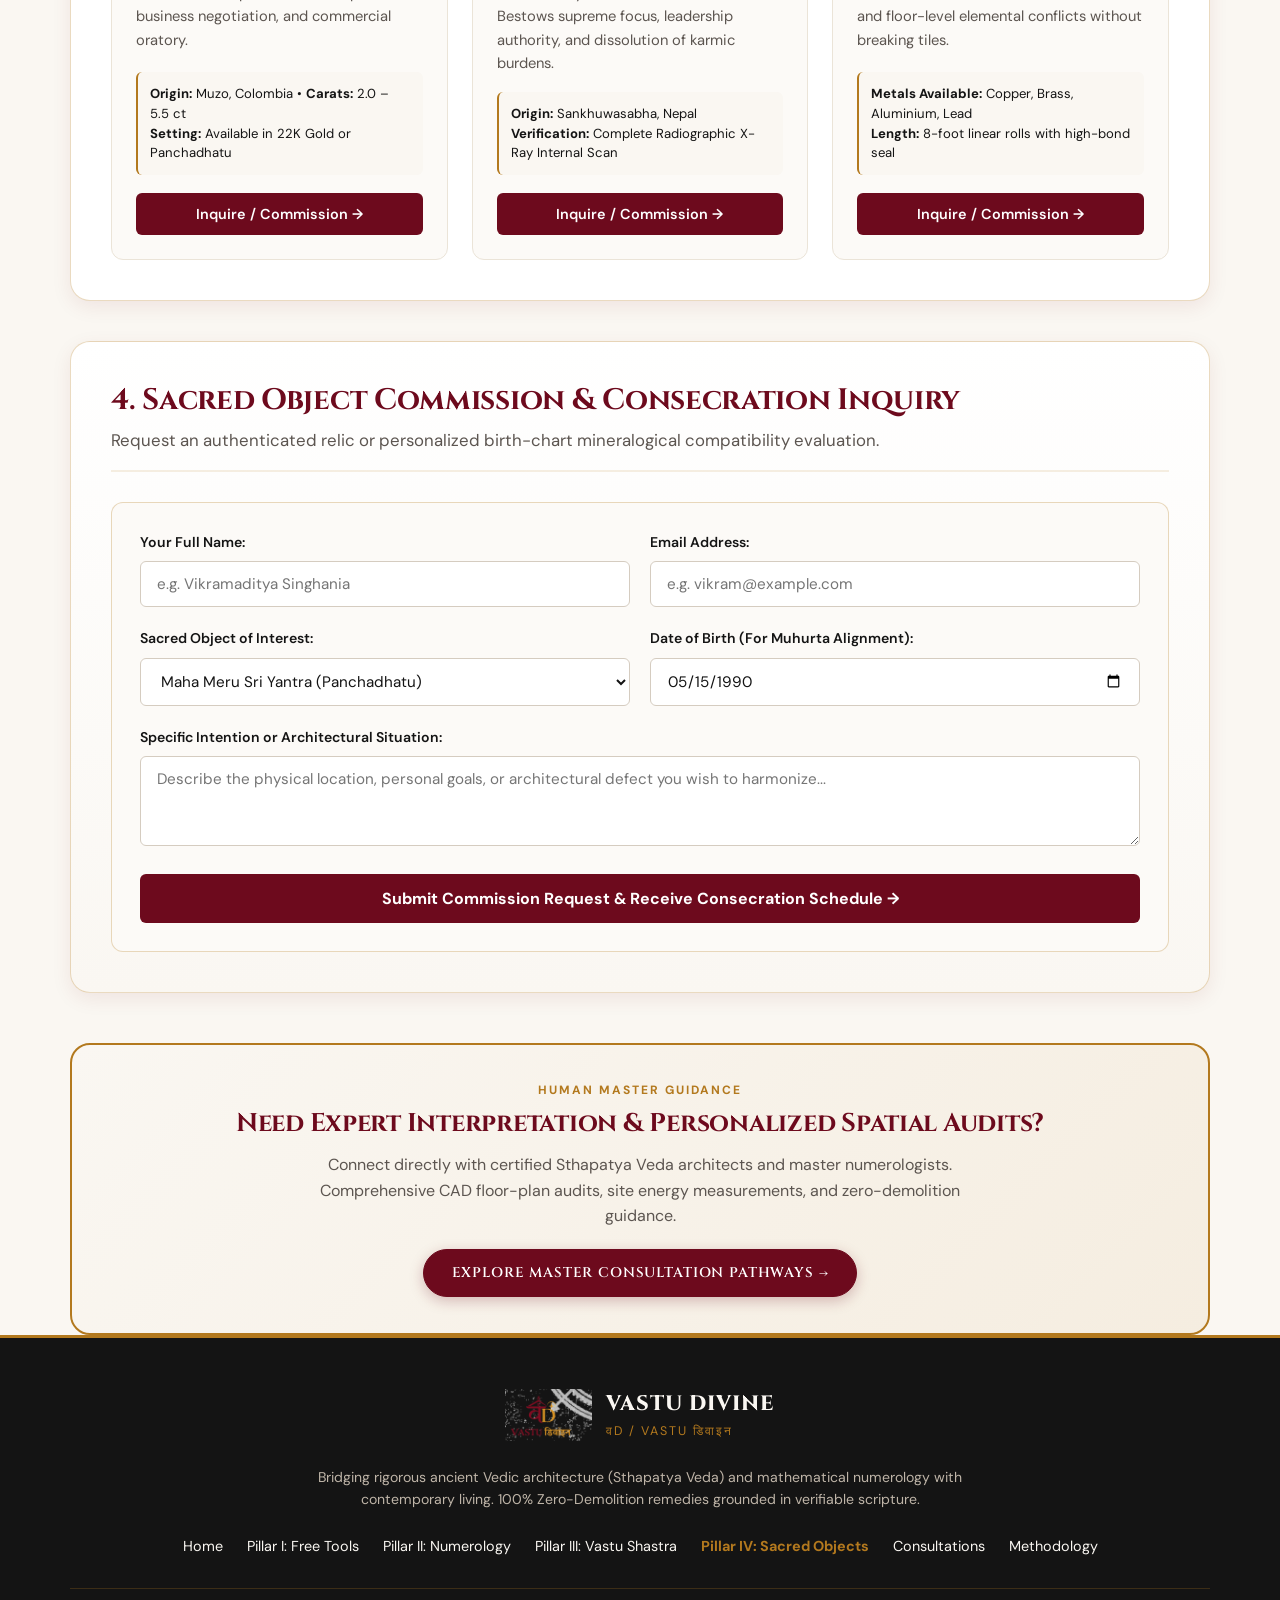
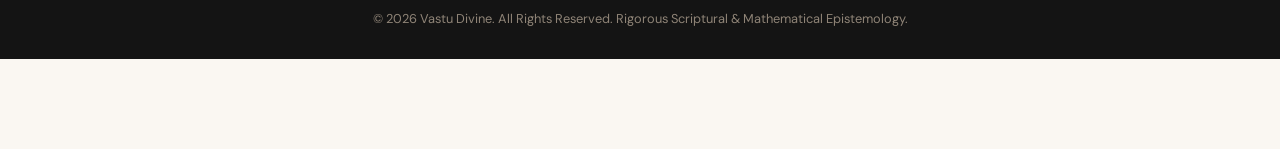
<file: pages/shop.html>
<!DOCTYPE html>
<html lang="en">
<head>
    <meta charset="UTF-8">
    <meta name="viewport" content="width=device-width, initial-scale=1.0">
    <title>Curated Sacred Objects & Consecrated Remedials — Chaturtha Vidya | Vastu Divine (वD / VASTU डिवाइन)</title>
    <meta name="description" content="Explore consecrated Sri Yantras, laboratory-certified Jyotish gemstones, genuine Nepali Rudraksha beads, and zero-demolition architectural metal rectifiers.">
    <!-- Favicon -->
    <link rel="icon" type="image/svg+xml" href="../assets/favicon.svg">
    <link rel="alternate icon" type="image/png" href="../assets/favicon.png">
    <!-- Google Fonts -->
    <link rel="preconnect" href="https://fonts.googleapis.com">
    <link rel="preconnect" href="https://fonts.gstatic.com" crossorigin>
    <link href="https://fonts.googleapis.com/css2?family=Cinzel:wght@400;500;600;700;800&family=Cormorant+Garamond:ital,wght@0,400;0,500;0,600;0,700;1,400&family=DM+Sans:ital,opsz,wght@0,9..40,300;0,9..40,400;0,9..40,500;0,9..40,600;0,9..40,700&family=Noto+Serif+Devanagari:wght@400;600;700&display=swap" rel="stylesheet">
    <!-- Stylesheets -->
    <link rel="stylesheet" href="../css/main.css">
    <style>
        .pillar-page {
            background-color: var(--clr-bg-cream);
            color: var(--clr-text-main);
            padding-bottom: 90px;
        }
        .page-header-banner {
            background: linear-gradient(135deg, var(--clr-maroon-dark) 0%, var(--clr-maroon) 55%, #480612 100%);
            color: var(--clr-white);
            padding: 75px 20px 65px;
            text-align: center;
            position: relative;
            overflow: hidden;
            border-bottom: 4px solid var(--clr-gold);
        }
        .page-header-banner::before {
            content: '';
            position: absolute;
            top: 0; left: 0; right: 0; bottom: 0;
            background-image: radial-gradient(circle at 50% 30%, rgba(179, 121, 30, 0.28) 0%, transparent 70%);
            pointer-events: none;
        }
        .page-header-banner .eyebrow {
            display: inline-block;
            font-family: var(--font-heading);
            font-size: 0.82rem;
            letter-spacing: 3px;
            text-transform: uppercase;
            color: var(--clr-gold-light);
            background: rgba(179, 121, 30, 0.2);
            border: 1px solid var(--clr-gold-border);
            padding: 6px 18px;
            border-radius: var(--radius-full);
            margin-bottom: 18px;
        }
        .page-header-banner h1 {
            color: var(--clr-white);
            font-size: clamp(2.1rem, 4.5vw, 3.3rem);
            margin-bottom: 16px;
            letter-spacing: 0.5px;
            font-family: var(--font-heading);
        }
        .page-header-banner p {
            color: rgba(255, 255, 255, 0.92);
            max-width: 820px;
            margin: 0 auto 24px;
            font-size: 1.15rem;
            line-height: 1.7;
        }
        .header-back-link {
            display: inline-flex;
            align-items: center;
            gap: 8px;
            color: var(--clr-gold-pale);
            font-size: 0.95rem;
            font-weight: 500;
            text-decoration: none;
            transition: color 0.2s ease;
        }
        .header-back-link:hover {
            color: var(--clr-white);
            text-decoration: underline;
        }
        .content-container {
            max-width: 1180px;
            margin: -35px auto 0;
            padding: 0 20px;
            position: relative;
            z-index: 2;
        }
        .canon-section {
            background: var(--clr-white);
            border: 1px solid var(--clr-gold-border);
            border-radius: var(--radius-lg);
            padding: 40px;
            margin-bottom: 40px;
            box-shadow: var(--shadow-md);
        }
        .canon-section-header {
            margin-bottom: 30px;
            border-bottom: 2px solid var(--clr-gold-soft);
            padding-bottom: 16px;
        }
        .canon-section-header h2 {
            font-size: 1.85rem;
            color: var(--clr-maroon);
            margin-bottom: 8px;
            font-family: var(--font-heading);
        }
        .canon-section-header p {
            font-size: 1.05rem;
            color: var(--clr-text-muted);
            margin: 0;
            line-height: 1.6;
        }
        .citation-box {
            background: #FAF8F5;
            border-left: 4px solid var(--clr-maroon);
            padding: 20px 24px;
            border-radius: 0 var(--radius-md) var(--radius-md) 0;
            margin: 24px 0;
            font-size: 0.95rem;
            line-height: 1.6;
        }
        .citation-box strong {
            color: var(--clr-maroon);
        }
        .filter-nav {
            display: flex;
            gap: 12px;
            margin-bottom: 32px;
            flex-wrap: wrap;
            justify-content: center;
        }
        .filter-btn {
            background: #FAF7F2;
            border: 1px solid #D5CCC0;
            padding: 10px 20px;
            border-radius: var(--radius-full);
            font-size: 0.9rem;
            font-weight: 600;
            color: var(--clr-text-main);
            cursor: pointer;
            transition: all 0.2s ease;
        }
        .filter-btn:hover, .filter-btn.active {
            background: var(--clr-maroon);
            color: #FFFFFF;
            border-color: var(--clr-maroon);
        }
        .catalog-grid {
            display: grid;
            grid-template-columns: repeat(auto-fill, minmax(330px, 1fr));
            gap: 24px;
        }
        .product-card {
            background: #FCFAF7;
            border: 1px solid #EBE4D8;
            border-radius: var(--radius-md);
            overflow: hidden;
            display: flex;
            flex-direction: column;
            transition: all 0.25s ease;
        }
        .product-card:hover {
            transform: translateY(-4px);
            border-color: var(--clr-gold);
            box-shadow: var(--shadow-md);
        }
        .product-img-wrap {
            height: 190px;
            background: #F4EEE4;
            display: flex;
            align-items: center;
            justify-content: center;
            border-bottom: 1px solid #EBE4D8;
            position: relative;
        }
        .product-tag {
            position: absolute;
            top: 12px;
            left: 12px;
            font-size: 0.72rem;
            font-weight: 700;
            text-transform: uppercase;
            letter-spacing: 1px;
            padding: 4px 10px;
            background: rgba(255, 255, 255, 0.9);
            border: 1px solid var(--clr-gold-border);
            border-radius: var(--radius-full);
            color: var(--clr-maroon);
        }
        .product-body {
            padding: 24px;
            display: flex;
            flex-direction: column;
            flex-grow: 1;
        }
        .product-title {
            font-family: var(--font-heading);
            font-size: 1.25rem;
            color: var(--clr-maroon);
            margin-bottom: 6px;
        }
        .product-sanskrit {
            font-size: 0.85rem;
            color: var(--clr-gold);
            font-weight: 600;
            margin-bottom: 12px;
        }
        .product-desc {
            font-size: 0.92rem;
            color: var(--clr-text-muted);
            line-height: 1.6;
            margin-bottom: 16px;
            flex-grow: 1;
        }
        .product-specs {
            background: #FAF7F2;
            padding: 12px;
            border-radius: var(--radius-sm);
            font-size: 0.82rem;
            line-height: 1.5;
            color: var(--clr-text-main);
            margin-bottom: 18px;
            border-left: 2px solid var(--clr-gold);
        }
        .btn-commission {
            background: var(--clr-maroon);
            color: #FFFFFF;
            padding: 12px 18px;
            border-radius: var(--radius-sm);
            text-align: center;
            font-weight: 600;
            font-size: 0.9rem;
            text-decoration: none;
            cursor: pointer;
            border: none;
            transition: background 0.2s ease;
        }
        .btn-commission:hover {
            background: #500715;
        }
        .protocol-steps {
            display: grid;
            grid-template-columns: repeat(auto-fit, minmax(210px, 1fr));
            gap: 16px;
            margin: 24px 0;
        }
        .protocol-step-card {
            background: #FAF7F2;
            border: 1px solid #EBE4D8;
            border-radius: var(--radius-sm);
            padding: 20px 16px;
            text-align: center;
        }
        .protocol-step-num {
            font-family: var(--font-heading);
            font-size: 1.2rem;
            font-weight: 800;
            color: var(--clr-gold);
            margin-bottom: 6px;
        }
        .protocol-step-card h4 {
            font-size: 0.95rem;
            color: var(--clr-maroon);
            margin-bottom: 6px;
        }
        .protocol-step-card p {
            font-size: 0.82rem;
            color: var(--clr-text-muted);
            line-height: 1.5;
            margin: 0;
        }
        .interactive-box {
            background: #FCFAF7;
            border: 1px solid var(--clr-gold-border);
            border-radius: var(--radius-md);
            padding: 28px;
            margin-top: 24px;
        }
        .form-row {
            display: grid;
            grid-template-columns: 1fr 1fr;
            gap: 20px;
            margin-bottom: 20px;
        }
        @media (max-width: 768px) {
            .form-row { grid-template-columns: 1fr; }
            .canon-section { padding: 24px; }
        }
        .interactive-box label {
            display: block;
            font-size: 0.88rem;
            font-weight: 600;
            color: var(--clr-text-main);
            margin-bottom: 8px;
        }
        .interactive-box input, .interactive-box select, .interactive-box textarea {
            width: 100%;
            padding: 12px 16px;
            border: 1px solid #D5CCC0;
            border-radius: var(--radius-sm);
            font-size: 0.95rem;
            background: #FFFFFF;
            color: var(--clr-text-main);
        }
        .interactive-box textarea {
            resize: vertical;
            min-height: 90px;
        }
        .next-pillar-card {
            background: linear-gradient(135deg, #FAF7F2 0%, #F5EDE0 100%);
            border: 2px solid var(--clr-gold);
            border-radius: var(--radius-lg);
            padding: 36px;
            display: flex;
            flex-direction: column;
            align-items: center;
            text-align: center;
            margin-top: 50px;
        }
        .next-pillar-card h3 {
            font-family: var(--font-heading);
            font-size: 1.6rem;
            color: var(--clr-maroon);
            margin-bottom: 12px;
        }
    </style>
</head>
<body class="pillar-page">

    <!-- Top Notice Bar -->
    <div class="top-banner" style="background: #141414; color: #FAF7F2; padding: 8px 20px; font-size: 0.82rem; text-align: center; letter-spacing: 1px; border-bottom: 1px solid #B3791E;">
        Canonical Sthapatya Veda &amp; Ancient Vibrational Epistemology | 100% Zero-Demolition Solutions
    </div>

    <!-- Header Navigation -->
    <header style="background: #FFFFFF; border-bottom: 1px solid rgba(179, 121, 30, 0.25); padding: 14px 24px; position: sticky; top: 0; z-index: 100; box-shadow: 0 4px 16px rgba(0,0,0,0.04);">
        <div class="container" style="max-width: 1200px; margin: 0 auto; display: flex; align-items: center; justify-content: space-between;">
            <a href="../index.html" class="brand-lockup" style="display: flex; align-items: center; gap: 14px; text-decoration: none;">
                <img src="../assets/logo-icon.png" alt="Vastu Divine Icon" style="height: 65px; width: auto; object-fit: contain;">
                <div>
                    <div style="font-family: var(--font-heading); font-size: 1.6rem; font-weight: 800; color: #6D0A1D; letter-spacing: 1.2px; line-height: 1.1;">VASTU DIVINE</div>
                    <div style="font-size: 0.82rem; color: #B3791E; font-weight: 600; letter-spacing: 2.6px; margin-top: 3px;">वD / VASTU डिवाइन</div>
                </div>
            </a>
            <nav style="display: flex; align-items: center; gap: 24px;">
                <a href="../index.html#tools-suite" style="font-size: 0.92rem; font-weight: 600; color: #141414; text-decoration: none;">20 Sacred Tools</a>
                <a href="../index.html#four-pillars" style="font-size: 0.92rem; font-weight: 700; color: #6D0A1D; border-bottom: 2px solid #6D0A1D; padding-bottom: 2px; text-decoration: none;">Four Pillars</a>
                <a href="consultations.html" style="font-size: 0.92rem; font-weight: 600; color: #141414; text-decoration: none;">Consultations</a>
                <a href="shop.html" style="font-size: 0.92rem; font-weight: 700; color: #6D0A1D; text-decoration: none;">Sacred Objects</a>
                <a href="methodology.html" style="font-size: 0.92rem; font-weight: 600; color: #141414; text-decoration: none;">Methodology</a>
                <a href="consultations.html" class="btn btn-primary" style="background: #6D0A1D; color: #FFF; padding: 8px 18px; border-radius: 9999px; font-size: 0.85rem; font-weight: 600; text-decoration: none;">Book Review</a>
            </nav>
        </div>
    </header>

    <!-- Page Banner -->
    <section class="page-header-banner">
        <div class="eyebrow">संभार • CHATURTHA VIDYA // PILLAR FOUR</div>
        <h1>Curated Sacred Objects &amp; Consecrated Remedials</h1>
        <p>Prāṇa-Pratiṣṭhā energized Sri Yantras, laboratory-certified Jyotish gemstones, authentic Nepali Rudraksha beads, and precision zero-demolition architectural metal rectifiers.</p>
        <a href="../index.html" class="header-back-link">← Return to Interactive Homepage &amp; Tools Suite</a>
    </section>

    <!-- Main Container -->
    <main class="content-container">

        <!-- SECTION 1: THE EPISTEMOLOGICAL FOUNDATION -->
        <section class="canon-section">
            <div class="canon-section-header">
                <h2>1. The Chaturtha Vidya: Physical Matter as a Living Vibrational Transducer</h2>
                <p>The sacred physics of Dravya: how crystalline geometry and metallic lattices channel cosmic light.</p>
            </div>
            <div style="display: grid; grid-template-columns: 1fr 1fr; gap: 32px; align-items: center;">
                <div>
                    <p style="font-size: 1.05rem; line-height: 1.7; color: var(--clr-text-main); margin-bottom: 16px;">
                        In sacred Vedic metaphysics, a spiritual remedy is never mere ornamental jewelry or superstitious idolatry. Matter (*Dravya*) possesses crystalline and atomic lattices that vibrate in strict resonance with cosmological frequencies.
                    </p>
                    <p style="font-size: 0.98rem; line-height: 1.65; color: var(--clr-text-muted); margin-bottom: 16px;">
                        A mass-produced resin trinket carries chaotic molecular entropy. Conversely, an authentic <strong>Maha Meru Sri Yantra</strong> cast in pure Panchadhatu with microscopic mathematical precision acts as a scalar bio-electromagnetic antenna, focusing cosmic prana into the immediate living field.
                    </p>
                    <div class="citation-box">
                        <strong>Kulārṇava Tantra 6.18:</strong><br>
                        <em>"Yantram mantramayam proktam devatā mantrarūpiṇī..."</em><br>
                        "The Yantra is the visual form of the Mantra, and the Deity is the soul of the Mantra. When geometry, sound, and consecrated matter unite, divine cosmic presence becomes tangible in the terrestrial plane."
                    </div>
                </div>
                <div style="text-align: center; background: #FAF7F2; padding: 24px; border-radius: var(--radius-md); border: 1px solid var(--clr-gold-border);">
                    <svg viewBox="0 0 280 280" style="max-width: 250px; width: 100%; height: auto;" xmlns="http://www.w3.org/2000/svg">
                        <rect x="25" y="25" width="230" height="230" fill="#FFFFFF" stroke="#B3791E" stroke-width="2"/>
                        <circle cx="140" cy="140" r="95" fill="#FAF6F0" stroke="#6D0A1D" stroke-width="1.5"/>
                        <!-- Intersecting 9 Triangles of Sri Yantra -->
                        <polygon points="140,60 205,170 75,170" fill="none" stroke="#6D0A1D" stroke-width="1.8"/>
                        <polygon points="140,220 205,110 75,110" fill="none" stroke="#B3791E" stroke-width="1.8"/>
                        <polygon points="140,78 192,162 88,162" fill="none" stroke="#6D0A1D" stroke-width="1.4"/>
                        <polygon points="140,202 192,118 88,118" fill="none" stroke="#B3791E" stroke-width="1.4"/>
                        <polygon points="140,96 178,152 102,152" fill="none" stroke="#6D0A1D" stroke-width="1.2"/>
                        <circle cx="140" cy="135" r="7" fill="#B3791E"/>
                        <circle cx="140" cy="135" r="2.5" fill="#6D0A1D"/>
                    </svg>
                    <div style="font-family: var(--font-heading); font-size: 0.95rem; color: #6D0A1D; font-weight: 700; margin-top: 14px;">
                        The Sacred Geometry of Manifestation
                    </div>
                    <div style="font-size: 0.82rem; color: var(--clr-text-muted); margin-top: 4px;">
                        432 interlocking angles representing the primordial cosmic creation field.
                    </div>
                </div>
            </div>
        </section>

        <!-- SECTION 2: THE PRANA-PRATISHTHA PROTOCOL -->
        <section class="canon-section">
            <div class="canon-section-header">
                <h2>2. The Five-Stage Prāṇa-Pratiṣṭhā Consecration Protocol</h2>
                <p>How an inert physical artifact is consecrated into an active electromagnetic vibrational vortex.</p>
            </div>

            <div class="protocol-steps">
                <div class="protocol-step-card">
                    <div class="protocol-step-num">STAGE 01</div>
                    <h4>Śodhana (Purification)</h4>
                    <p>Submersion in sacred Pancha-Gavya and energized Gangajal to discharge all pre-existing metallurgical and human touch memories.</p>
                </div>
                <div class="protocol-step-card">
                    <div class="protocol-step-num">STAGE 02</div>
                    <h4>Adhivāsa (Grain Immersion)</h4>
                    <p>Seclusion of the object within raw aromatic grains (*Dhānyādhivāsa*) and herbal extracts to ground organic earth vitality.</p>
                </div>
                <div class="protocol-step-card">
                    <div class="protocol-step-num">STAGE 03</div>
                    <h4>Nyāsa &amp; Mantra-Japa</h4>
                    <p>Chanting of 1,008 specific Vedic Beej mantras by initiated priests, directing bio-acoustic energy into the geometric apex (*Bindu*).</p>
                </div>
                <div class="protocol-step-card">
                    <div class="protocol-step-num">STAGE 04</div>
                    <h4>Muhūrta Alignment</h4>
                    <p>Infusion timed strictly to Abhijit Muhurta or auspicious planetary hours corresponding to the buyer’s celestial birth chart.</p>
                </div>
                <div class="protocol-step-card">
                    <div class="protocol-step-num">STAGE 05</div>
                    <h4>Hermetic Sealing</h4>
                    <p>Immediate sealing in tamper-evident velvet-lined copper casing with laboratory certificate and genealogical serial identifier.</p>
                </div>
            </div>
        </section>

        <!-- SECTION 3: THE CURATED COLLECTION -->
        <section class="canon-section">
            <div class="canon-section-header">
                <h2>3. The Curated Sacred Collection</h2>
                <p>Explore authenticated instruments categorized by geometric, mineralogical, and architectural function.</p>
            </div>

            <!-- Filter Buttons -->
            <div class="filter-nav">
                <button class="filter-btn active" onclick="filterCatalog('all', this)">All Objects</button>
                <button class="filter-btn" onclick="filterCatalog('yantra', this)">Consecrated Yantras</button>
                <button class="filter-btn" onclick="filterCatalog('gemstone', this)">Jyotish Gemstones</button>
                <button class="filter-btn" onclick="filterCatalog('rudraksha', this)">Nepali Rudraksha</button>
                <button class="filter-btn" onclick="filterCatalog('rectifier', this)">Zero-Demolition Rectifiers</button>
            </div>

            <!-- Product Grid -->
            <div class="catalog-grid" id="catalog-grid">
                
                <!-- Item 1 -->
                <div class="product-card" data-cat="yantra">
                    <div class="product-img-wrap">
                        <span class="product-tag">Panchadhatu 3D</span>
                        <svg viewBox="0 0 100 100" width="80" height="80">
                            <polygon points="50,15 85,85 15,85" fill="#FAF6F0" stroke="#6D0A1D" stroke-width="2"/>
                            <polygon points="50,25 78,80 22,80" fill="none" stroke="#B3791E" stroke-width="1.5"/>
                            <polygon points="50,38 70,75 30,75" fill="none" stroke="#6D0A1D" stroke-width="1.2"/>
                            <circle cx="50" cy="58" r="4" fill="#B3791E"/>
                        </svg>
                    </div>
                    <div class="product-body">
                        <h3 class="product-title">Maha Meru Sri Yantra</h3>
                        <div class="product-sanskrit">महा मेरु श्री यंत्र • Sacred 3D Apex</div>
                        <p class="product-desc">Master hollow-cast 3D Sri Yantra cast in the classical 5-metal alloy (*Panchadhatu*). Radiates primordial Lakshmi-Tripurasundari prosperity frequencies.</p>
                        <div class="product-specs">
                            <strong>Alloy:</strong> Gold, Silver, Copper, Zinc, Iron (Panchadhatu)<br>
                            <strong>Weight:</strong> 1.25 kg &bull; <strong>Dimensions:</strong> 4" x 4" Base
                        </div>
                        <button class="btn-commission" onclick="openCommissionModal('Maha Meru Sri Yantra')">Inquire / Commission →</button>
                    </div>
                </div>

                <!-- Item 2 -->
                <div class="product-card" data-cat="yantra">
                    <div class="product-img-wrap">
                        <span class="product-tag">99.9% Electrolytic Copper</span>
                        <svg viewBox="0 0 100 100" width="80" height="80">
                            <rect x="20" y="20" width="60" height="60" fill="#FAF6F0" stroke="#B3791E" stroke-width="2"/>
                            <circle cx="50" cy="50" r="22" fill="none" stroke="#6D0A1D" stroke-width="1.5"/>
                            <line x1="20" y1="50" x2="80" y2="50" stroke="#B3791E" stroke-width="1"/>
                            <line x1="50" y1="20" x2="50" y2="80" stroke="#B3791E" stroke-width="1"/>
                        </svg>
                    </div>
                    <div class="product-body">
                        <h3 class="product-title">Vastu Purusha Mandala Plate</h3>
                        <div class="product-sanskrit">वास्तु पुरुष मण्डल • 81-Pada Grid</div>
                        <p class="product-desc">Deep-etched electrolytic copper plate mapping all 45 presiding deities. Essential for neutralizing heavy Brahmasthan encumbrances.</p>
                        <div class="product-specs">
                            <strong>Metal:</strong> 99.9% Pure Electrolytic Copper (16 Gauge)<br>
                            <strong>Placement:</strong> Center floor, altar, or ceiling vault
                        </div>
                        <button class="btn-commission" onclick="openCommissionModal('Vastu Purusha Mandala Plate')">Inquire / Commission →</button>
                    </div>
                </div>

                <!-- Item 3 -->
                <div class="product-card" data-cat="gemstone">
                    <div class="product-img-wrap">
                        <span class="product-tag">Ceylon • Unheated</span>
                        <svg viewBox="0 0 100 100" width="80" height="80">
                            <polygon points="50,15 80,35 80,65 50,85 20,65 20,35" fill="#FFF9E6" stroke="#B3791E" stroke-width="2"/>
                            <circle cx="50" cy="50" r="14" fill="#FFE082" opacity="0.6"/>
                        </svg>
                    </div>
                    <div class="product-body">
                        <h3 class="product-title">Natural Ceylon Yellow Sapphire</h3>
                        <div class="product-sanskrit">पुखराज • Guru Brihaspati Gemstone</div>
                        <p class="product-desc">100% natural, unheated Ceylon yellow sapphire. Radiates Jupiterian wisdom, higher spiritual knowledge, and financial abundance.</p>
                        <div class="product-specs">
                            <strong>Origin:</strong> Ratnapura, Sri Lanka &bull; <strong>Carats:</strong> 3.5 – 7.0 ct<br>
                            <strong>Lab Cert:</strong> GIA / IGI Government-Approved
                        </div>
                        <button class="btn-commission" onclick="openCommissionModal('Natural Ceylon Yellow Sapphire')">Inquire / Commission →</button>
                    </div>
                </div>

                <!-- Item 4 -->
                <div class="product-card" data-cat="gemstone">
                    <div class="product-img-wrap">
                        <span class="product-tag">Colombian • Natural</span>
                        <svg viewBox="0 0 100 100" width="80" height="80">
                            <rect x="25" y="25" width="50" height="50" rx="6" fill="#E8F5E9" stroke="#137333" stroke-width="2"/>
                            <rect x="35" y="35" width="30" height="30" rx="3" fill="#A5D6A7" opacity="0.5"/>
                        </svg>
                    </div>
                    <div class="product-body">
                        <h3 class="product-title">Colombian Natural Emerald</h3>
                        <div class="product-sanskrit">पन्ना • Budha (Mercury) Stone</div>
                        <p class="product-desc">Vivid saturated green with natural jardin inclusions. Sharpens intellect, rapid business negotiation, and commercial oratory.</p>
                        <div class="product-specs">
                            <strong>Origin:</strong> Muzo, Colombia &bull; <strong>Carats:</strong> 2.0 – 5.5 ct<br>
                            <strong>Setting:</strong> Available in 22K Gold or Panchadhatu
                        </div>
                        <button class="btn-commission" onclick="openCommissionModal('Colombian Natural Emerald')">Inquire / Commission →</button>
                    </div>
                </div>

                <!-- Item 5 -->
                <div class="product-card" data-cat="rudraksha">
                    <div class="product-img-wrap">
                        <span class="product-tag">Nepali • X-Ray Certified</span>
                        <svg viewBox="0 0 100 100" width="80" height="80">
                            <ellipse cx="50" cy="50" rx="30" ry="24" fill="#FAF7F2" stroke="#6D0A1D" stroke-width="2"/>
                            <line x1="50" y1="26" x2="50" y2="74" stroke="#B3791E" stroke-width="2"/>
                        </svg>
                    </div>
                    <div class="product-body">
                        <h3 class="product-title">Rare 1-Mukhi Round Nepali Rudraksha</h3>
                        <div class="product-sanskrit">एक मुखी रुद्राक्ष • Supreme Consciousness</div>
                        <p class="product-desc">The rarest bead of the Himalayas. Governed by Lord Shiva and the Sun. Bestows supreme focus, leadership authority, and dissolution of karmic burdens.</p>
                        <div class="product-specs">
                            <strong>Origin:</strong> Sankhuwasabha, Nepal<br>
                            <strong>Verification:</strong> Complete Radiographic X-Ray Internal Scan
                        </div>
                        <button class="btn-commission" onclick="openCommissionModal('Rare 1-Mukhi Nepali Rudraksha')">Inquire / Commission →</button>
                    </div>
                </div>

                <!-- Item 6 -->
                <div class="product-card" data-cat="rectifier">
                    <div class="product-img-wrap">
                        <span class="product-tag">Zero-Demolition Hardware</span>
                        <svg viewBox="0 0 100 100" width="80" height="80">
                            <line x1="15" y1="45" x2="85" y2="45" stroke="#B3791E" stroke-width="6"/>
                            <line x1="15" y1="55" x2="85" y2="55" stroke="#6D0A1D" stroke-width="4"/>
                        </svg>
                    </div>
                    <div class="product-body">
                        <h3 class="product-title">Pure Copper &amp; Brass Energy Strips</h3>
                        <div class="product-sanskrit">धातु ऊर्जा पट्टी • Non-Destructive Cut</div>
                        <p class="product-desc">Calibrated 3-inch metal strips for sealing incorrect toilet lines, entrance imbalances, and floor-level elemental conflicts without breaking tiles.</p>
                        <div class="product-specs">
                            <strong>Metals Available:</strong> Copper, Brass, Aluminium, Lead<br>
                            <strong>Length:</strong> 8-foot linear rolls with high-bond seal
                        </div>
                        <button class="btn-commission" onclick="openCommissionModal('Pure Copper/Brass Energy Strips')">Inquire / Commission →</button>
                    </div>
                </div>

            </div>
        </section>

        <!-- SECTION 4: SACRED INQUIRY & COMMISSION FORM -->
        <section class="canon-section" style="background: linear-gradient(180deg, #FFFFFF 0%, #FAF7F2 100%);">
            <div class="canon-section-header">
                <h2>4. Sacred Object Commission &amp; Consecration Inquiry</h2>
                <p>Request an authenticated relic or personalized birth-chart mineralogical compatibility evaluation.</p>
            </div>

            <div class="interactive-box">
                <form id="shop-inquiry-form" onsubmit="event.preventDefault(); submitShopInquiry();">
                    <div class="form-row">
                        <div>
                            <label for="shop-name">Your Full Name:</label>
                            <input type="text" id="shop-name" placeholder="e.g. Vikramaditya Singhania" required>
                        </div>
                        <div>
                            <label for="shop-email">Email Address:</label>
                            <input type="email" id="shop-email" placeholder="e.g. vikram@example.com" required>
                        </div>
                    </div>

                    <div class="form-row">
                        <div>
                            <label for="shop-object">Sacred Object of Interest:</label>
                            <select id="shop-object" required>
                                <option value="Maha Meru Sri Yantra">Maha Meru Sri Yantra (Panchadhatu)</option>
                                <option value="Vastu Purusha Mandala Plate">Vastu Purusha Mandala Plate (Pure Copper)</option>
                                <option value="Natural Ceylon Yellow Sapphire">Natural Ceylon Yellow Sapphire (Pukhraj)</option>
                                <option value="Colombian Natural Emerald">Colombian Natural Emerald (Panna)</option>
                                <option value="Rare 1-Mukhi Nepali Rudraksha">Rare 1-Mukhi Round Nepali Rudraksha</option>
                                <option value="Pure Copper/Brass Energy Strips">Zero-Demolition Elemental Energy Strips</option>
                                <option value="Custom Vedic Chart Recommendation">Custom Birth Chart Recommendation (Let Acharya Choose)</option>
                            </select>
                        </div>
                        <div>
                            <label for="shop-dob">Date of Birth (For Muhurta Alignment):</label>
                            <input type="date" id="shop-dob" value="1990-05-15" required>
                        </div>
                    </div>

                    <div style="margin-bottom: 20px;">
                        <label for="shop-notes">Specific Intention or Architectural Situation:</label>
                        <textarea id="shop-notes" placeholder="Describe the physical location, personal goals, or architectural defect you wish to harmonize..."></textarea>
                    </div>

                    <button type="submit" class="btn-commission" style="width: 100%; padding: 14px; font-size: 1rem; font-weight: 700;">
                        Submit Commission Request &amp; Receive Consecration Schedule →
                    </button>
                </form>

                <div id="shop-success-msg" style="display: none; margin-top: 24px; padding: 20px; background: #E6F4EA; border-left: 4px solid #137333; border-radius: var(--radius-sm); font-size: 0.95rem; line-height: 1.6; color: #0D652D;">
                    <strong>Commission Request Registered!</strong><br>
                    Our Vedic Acharya will review your birth planetary positions and align your selected sacred object with the nearest auspicious Abhijit Muhurta. We will reach out within 24 hours with complete laboratory certification details.
                </div>
            </div>
        </section>

        <!-- NEXT STEP CALLOUT -->
        <div class="next-pillar-card">
            <span style="font-size: 0.75rem; font-weight: 700; text-transform: uppercase; letter-spacing: 2px; color: var(--clr-gold); margin-bottom: 8px;">
                HUMAN MASTER GUIDANCE
            </span>
            <h3>Need Expert Interpretation &amp; Personalized Spatial Audits?</h3>
            <p style="max-width: 680px; color: var(--clr-text-muted); font-size: 1rem; line-height: 1.6; margin-bottom: 20px;">
                Connect directly with certified Sthapatya Veda architects and master numerologists. Comprehensive CAD floor-plan audits, site energy measurements, and zero-demolition guidance.
            </p>
            <a href="consultations.html" class="btn btn-primary" style="background: #6D0A1D; color: #FFF; padding: 12px 28px; border-radius: 9999px; font-weight: 600; text-decoration: none;">
                Explore Master Consultation Pathways →
            </a>
        </div>

    </main>

    <!-- Footer -->
    <footer style="background: #141414; color: #FAF7F2; padding: 50px 20px 30px; border-top: 3px solid #B3791E; font-size: 0.9rem;">
        <div class="container" style="max-width: 1180px; margin: 0 auto; text-align: center;">
            <div style="display: flex; justify-content: center; align-items: center; gap: 14px; margin-bottom: 24px;">
                <img src="../assets/logo-icon.png" alt="Vastu Divine" style="height: 52px; width: auto; filter: brightness(1.2);">
                <div style="text-align: left;">
                    <div style="font-family: var(--font-heading); font-size: 1.3rem; font-weight: 800; color: #FAF7F2; letter-spacing: 1px;">VASTU DIVINE</div>
                    <div style="font-size: 0.78rem; color: #B3791E; letter-spacing: 2px;">वD / VASTU डिवाइन</div>
                </div>
            </div>
            <p style="color: #BFB5A8; max-width: 650px; margin: 0 auto 24px; line-height: 1.6; font-size: 0.88rem;">
                Bridging rigorous ancient Vedic architecture (Sthapatya Veda) and mathematical numerology with contemporary living. 100% Zero-Demolition remedies grounded in verifiable scripture.
            </p>
            <div style="display: flex; justify-content: center; gap: 24px; margin-bottom: 30px; flex-wrap: wrap;">
                <a href="../index.html" style="color: #FAF7F2; text-decoration: none;">Home</a>
                <a href="discover.html" style="color: #FAF7F2; text-decoration: none;">Pillar I: Free Tools</a>
                <a href="numerology.html" style="color: #FAF7F2; text-decoration: none;">Pillar II: Numerology</a>
                <a href="vastu.html" style="color: #FAF7F2; text-decoration: none;">Pillar III: Vastu Shastra</a>
                <a href="shop.html" style="color: #B3791E; font-weight: 700; text-decoration: none;">Pillar IV: Sacred Objects</a>
                <a href="consultations.html" style="color: #FAF7F2; text-decoration: none;">Consultations</a>
                <a href="methodology.html" style="color: #FAF7F2; text-decoration: none;">Methodology</a>
            </div>
            <div style="border-top: 1px solid rgba(179, 121, 30, 0.25); padding-top: 20px; font-size: 0.8rem; color: #8F8477;">
                &copy; 2026 Vastu Divine. All Rights Reserved. Rigorous Scriptural &amp; Mathematical Epistemology.
            </div>
        </div>
    </footer>

    <!-- Interactive Filter & Form Script -->
    <script>
        function filterCatalog(category, btnElem) {
            const buttons = document.querySelectorAll('.filter-btn');
            buttons.forEach(b => b.classList.remove('active'));
            if (btnElem) btnElem.classList.add('active');

            const cards = document.querySelectorAll('.product-card');
            cards.forEach(card => {
                if (category === 'all' || card.getAttribute('data-cat') === category) {
                    card.style.display = 'flex';
                } else {
                    card.style.display = 'none';
                }
            });
        }

        function openCommissionModal(productName) {
            const select = document.getElementById('shop-object');
            if (select) {
                for (let i = 0; i < select.options.length; i++) {
                    if (select.options[i].value.toLowerCase().includes(productName.toLowerCase()) || productName.toLowerCase().includes(select.options[i].value.toLowerCase())) {
                        select.selectedIndex = i;
                        break;
                    }
                }
            }
            const formSection = document.getElementById('shop-inquiry-form');
            if (formSection) {
                formSection.scrollIntoView({ behavior: 'smooth', block: 'center' });
            }
        }

        function submitShopInquiry() {
            const successBox = document.getElementById('shop-success-msg');
            successBox.style.display = 'block';
            successBox.scrollIntoView({ behavior: 'smooth', block: 'nearest' });
        }
    </script>
</body>
</html>
</file>
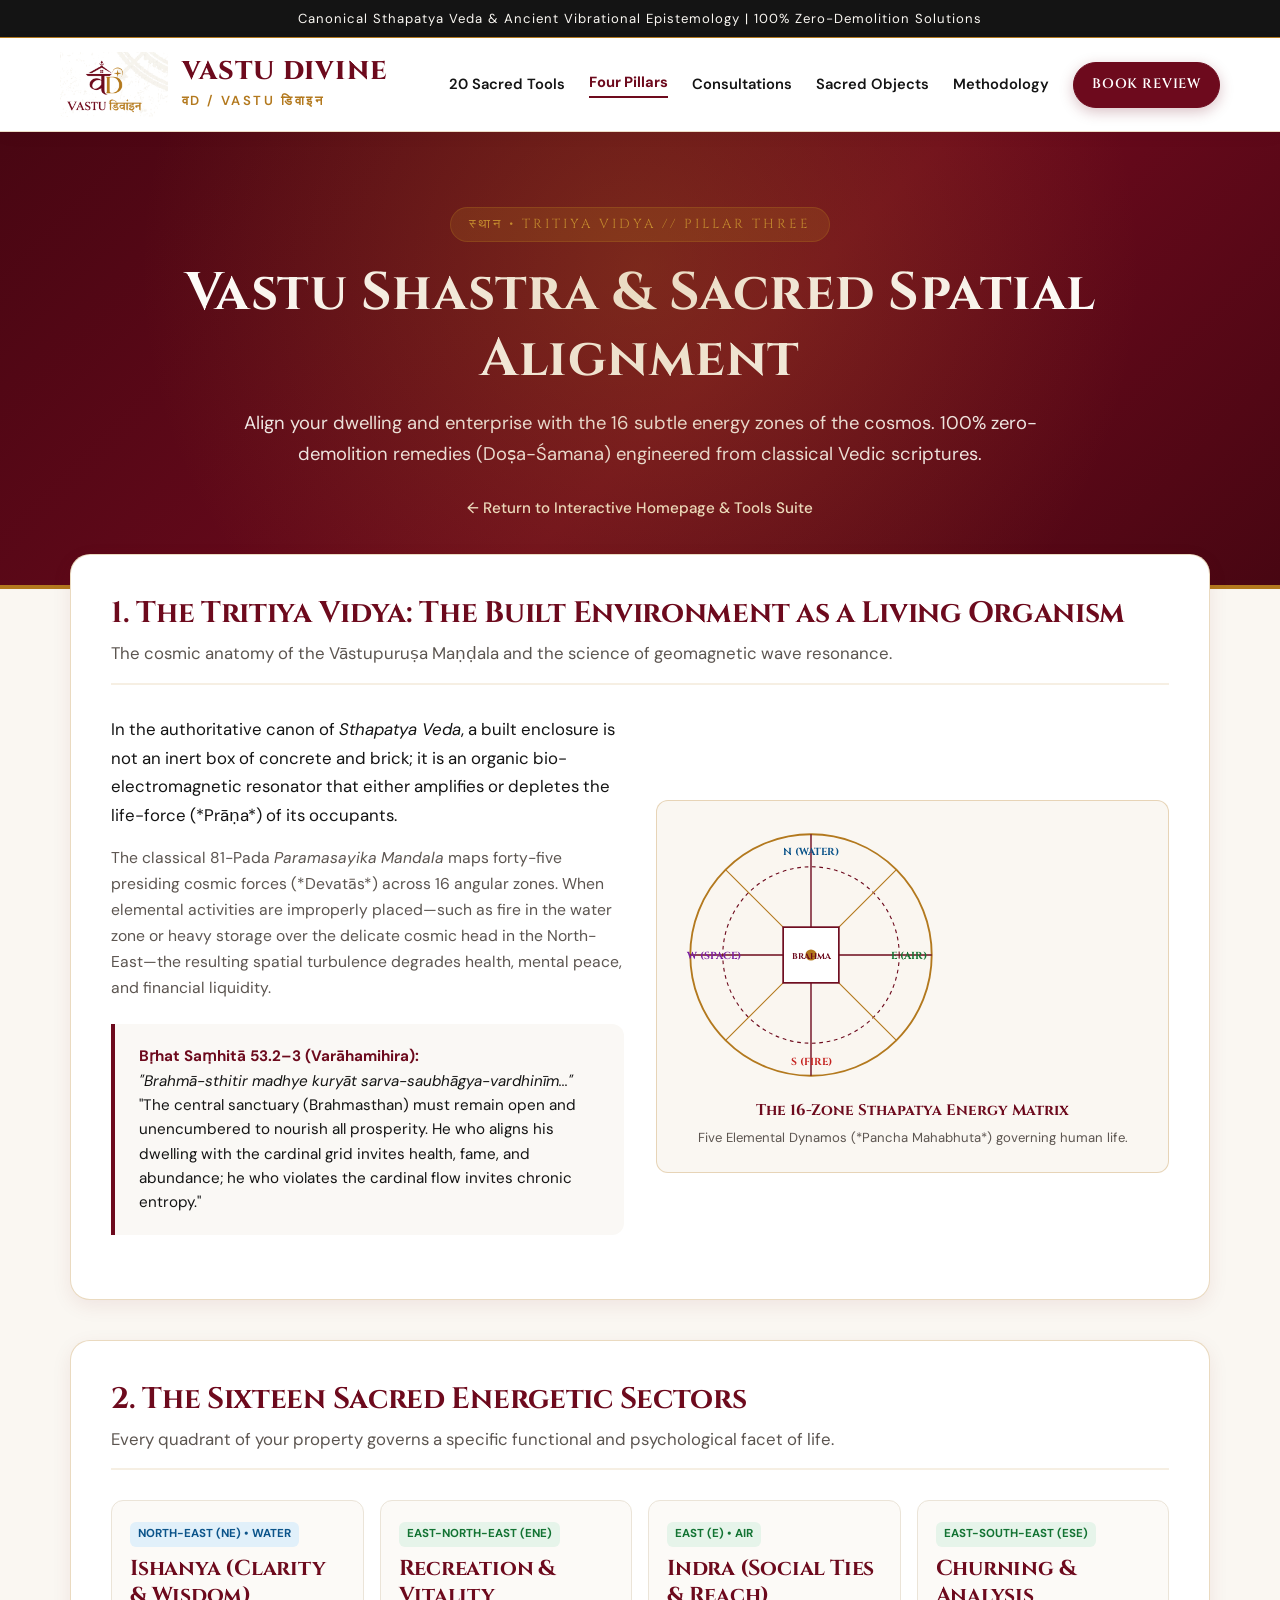
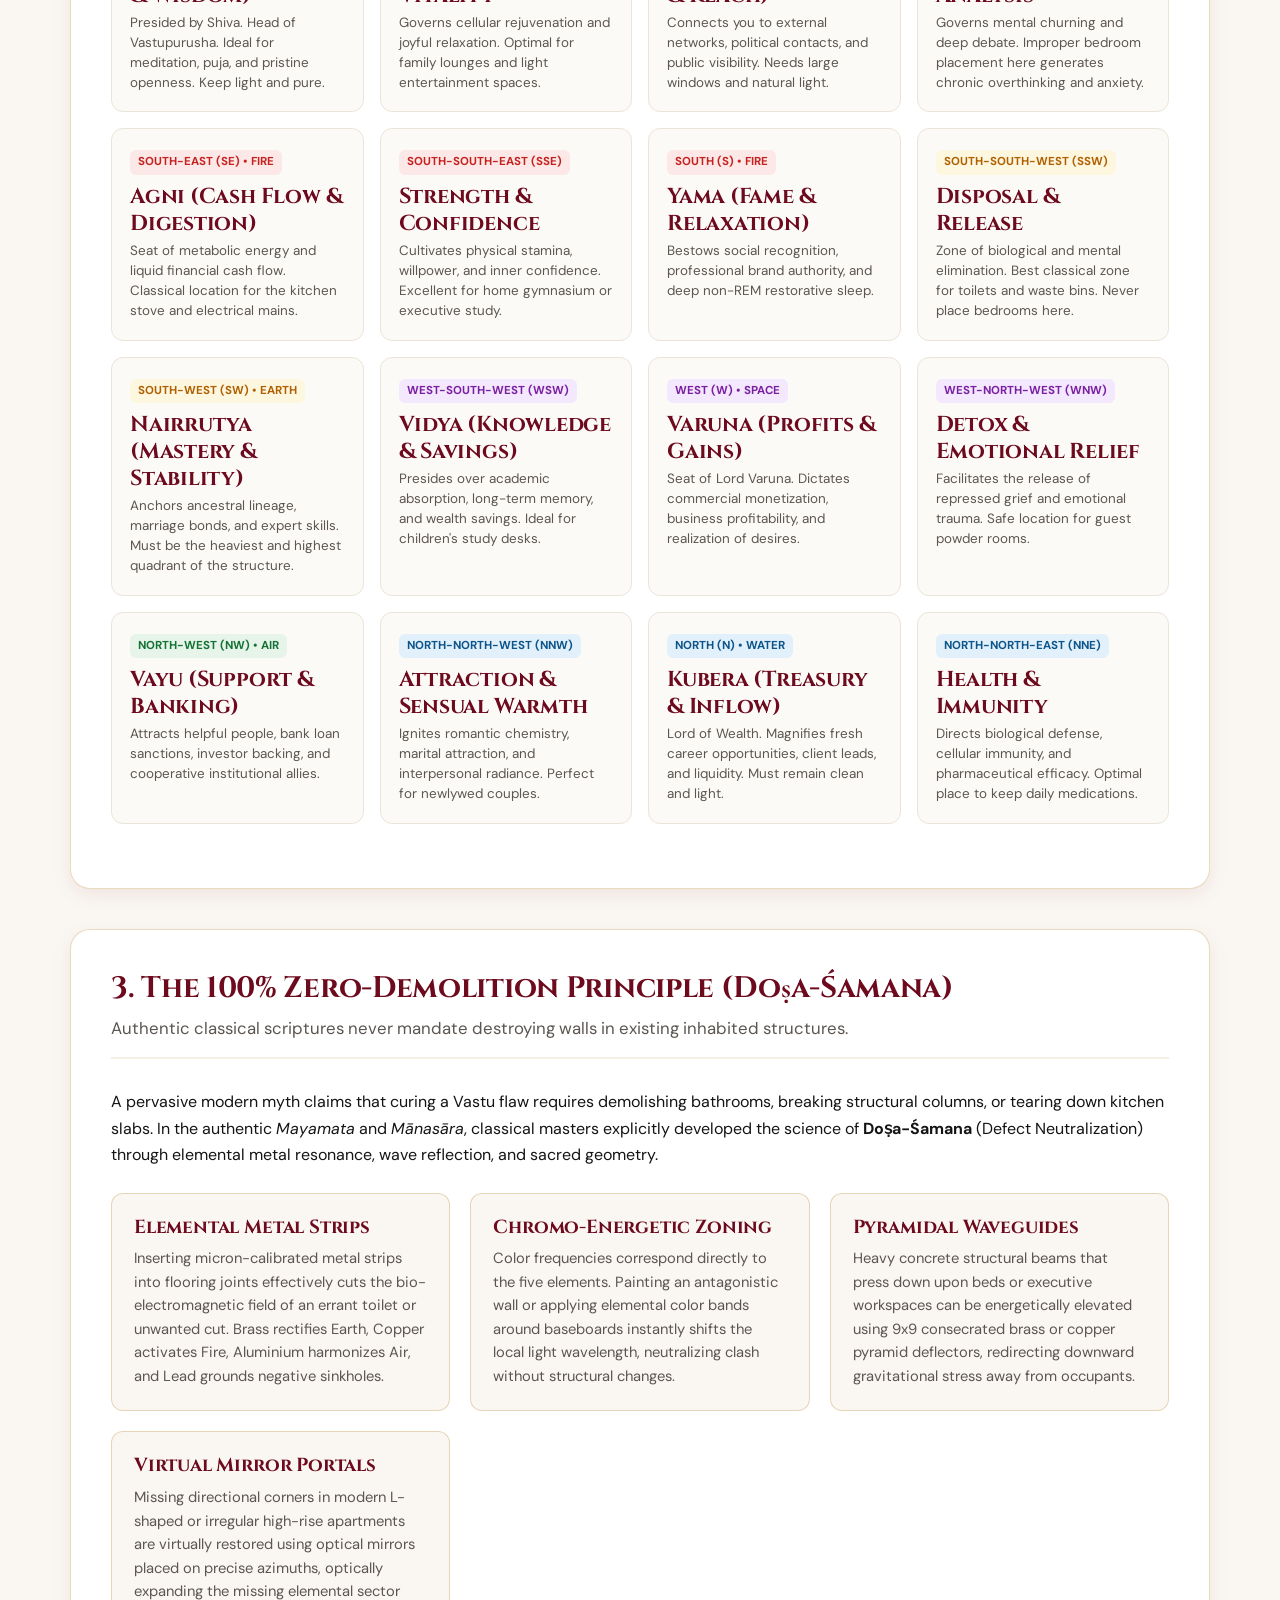
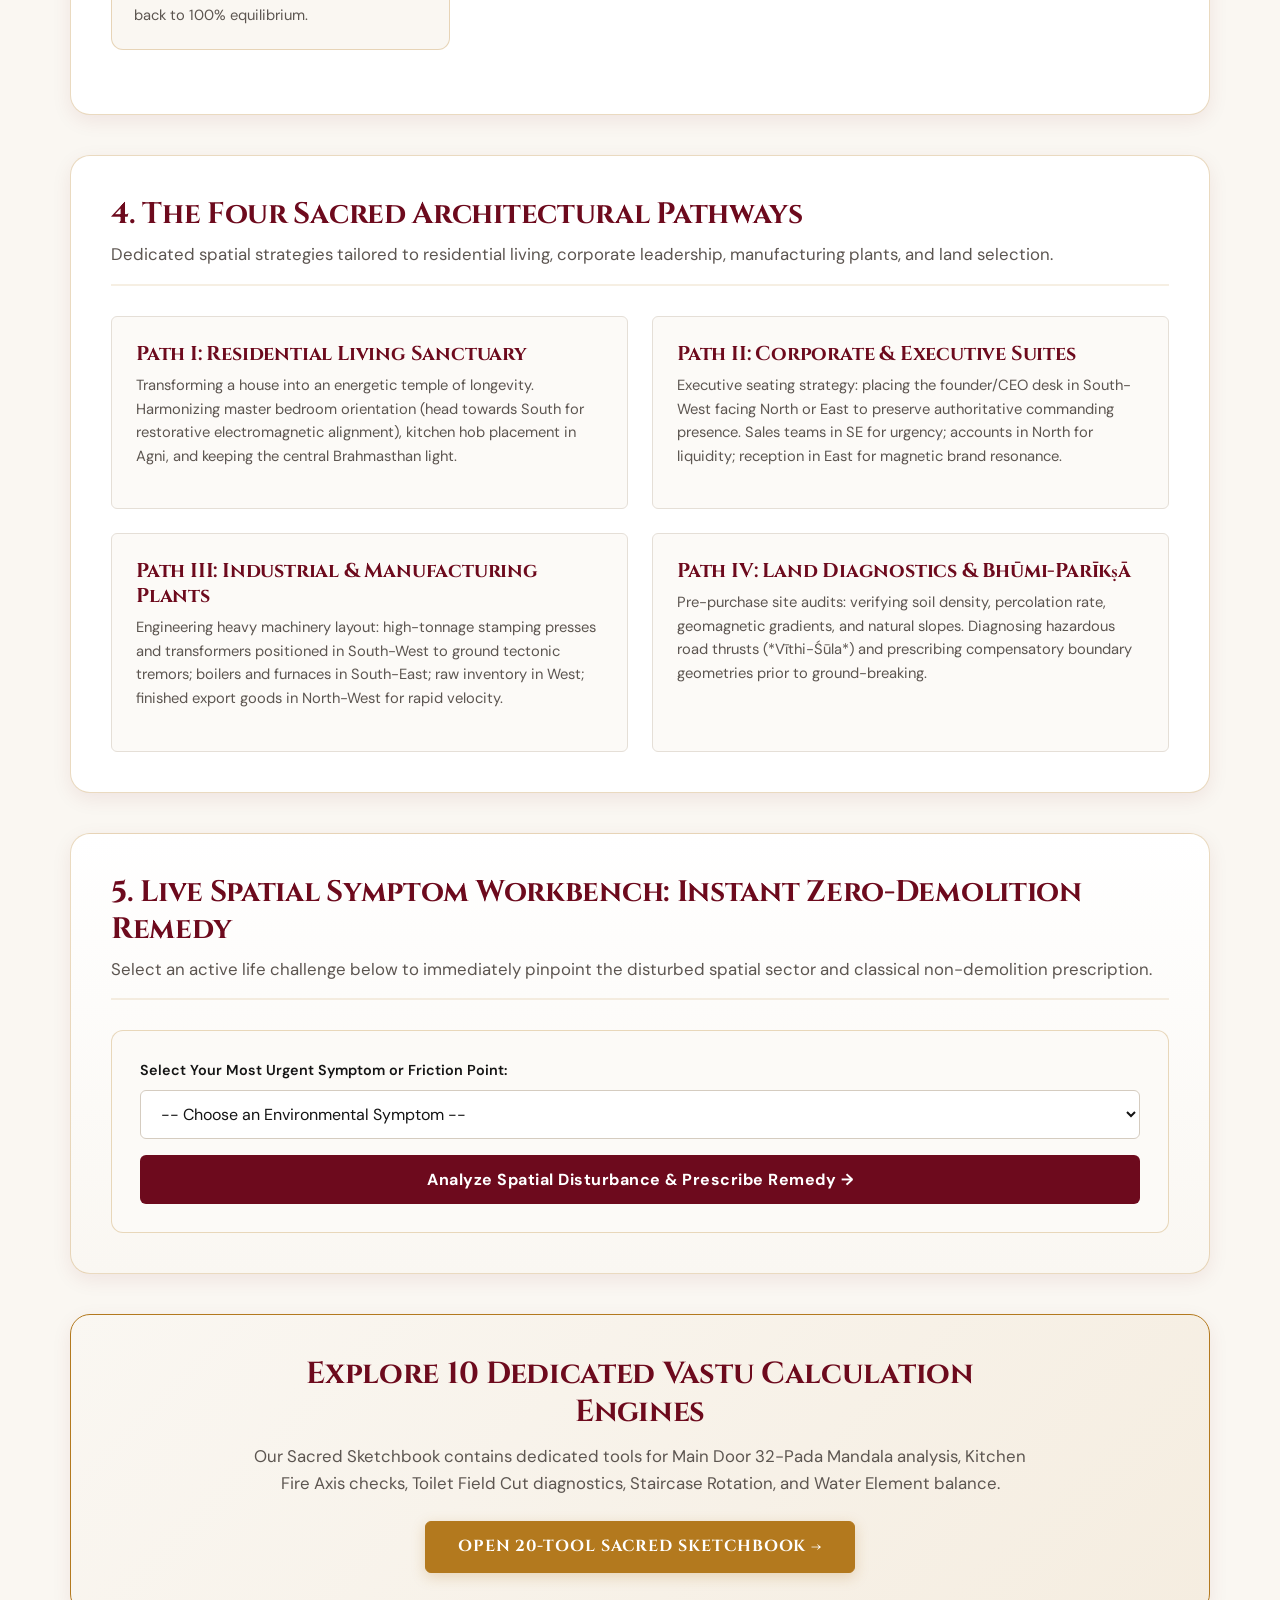
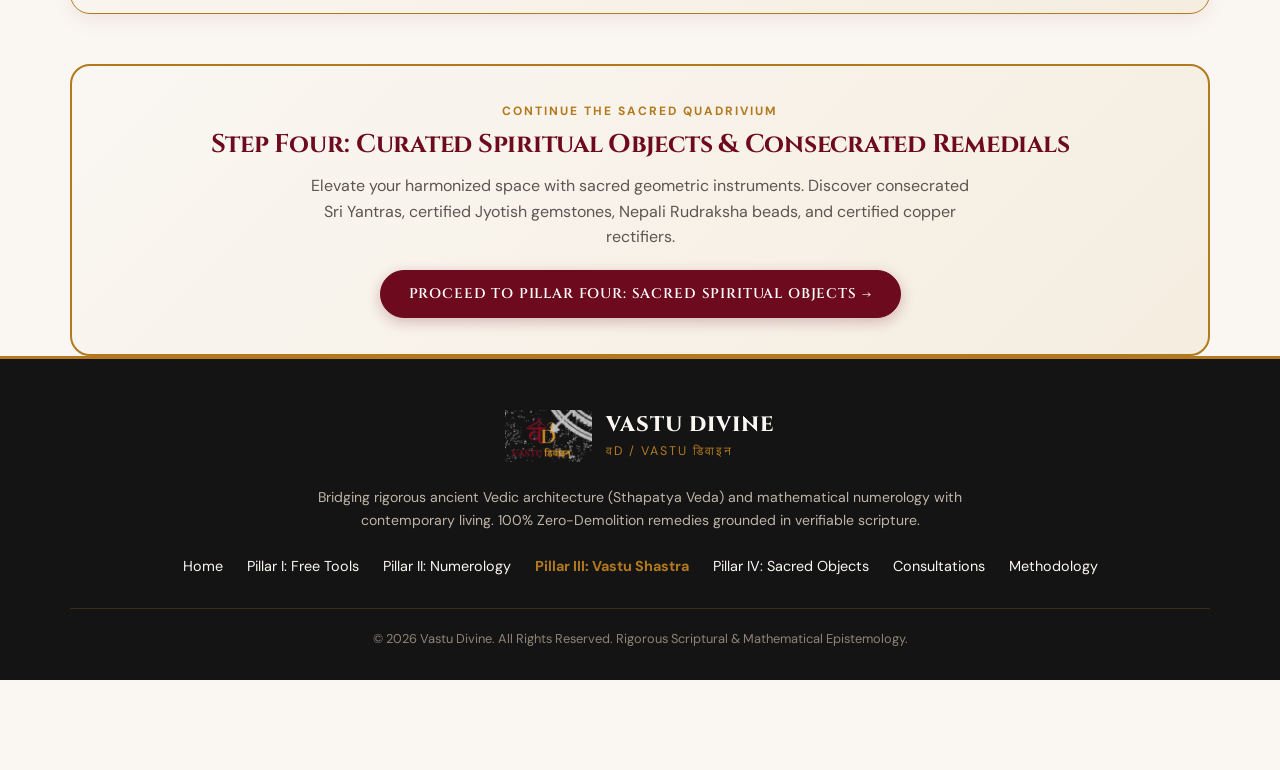
<file: pages/vastu.html>
<!DOCTYPE html>
<html lang="en">
<head>
    <meta charset="UTF-8">
    <meta name="viewport" content="width=device-width, initial-scale=1.0">
    <title>Vastu Shastra & Spatial Alignment — Tritiya Vidya | Vastu Divine (वD / VASTU डिवाइन)</title>
    <meta name="description" content="Explore sacred spatial harmonization: the 16 energy zones of Sthapatya Veda, 81-Pada Paramasayika mandala, and 100% zero-demolition architectural remedies (Doṣa-Śamana).">
    <!-- Favicon -->
    <link rel="icon" type="image/svg+xml" href="../assets/favicon.svg">
    <link rel="alternate icon" type="image/png" href="../assets/favicon.png">
    <!-- Google Fonts -->
    <link rel="preconnect" href="https://fonts.googleapis.com">
    <link rel="preconnect" href="https://fonts.gstatic.com" crossorigin>
    <link href="https://fonts.googleapis.com/css2?family=Cinzel:wght@400;500;600;700;800&family=Cormorant+Garamond:ital,wght@0,400;0,500;0,600;0,700;1,400&family=DM+Sans:ital,opsz,wght@0,9..40,300;0,9..40,400;0,9..40,500;0,9..40,600;0,9..40,700&family=Noto+Serif+Devanagari:wght@400;600;700&display=swap" rel="stylesheet">
    <!-- Stylesheets -->
    <link rel="stylesheet" href="../css/main.css">
    <style>
        .pillar-page {
            background-color: var(--clr-bg-cream);
            color: var(--clr-text-main);
            padding-bottom: 90px;
        }
        .page-header-banner {
            background: linear-gradient(135deg, var(--clr-maroon-dark) 0%, var(--clr-maroon) 55%, #480612 100%);
            color: var(--clr-white);
            padding: 75px 20px 65px;
            text-align: center;
            position: relative;
            overflow: hidden;
            border-bottom: 4px solid var(--clr-gold);
        }
        .page-header-banner::before {
            content: '';
            position: absolute;
            top: 0; left: 0; right: 0; bottom: 0;
            background-image: radial-gradient(circle at 50% 30%, rgba(179, 121, 30, 0.28) 0%, transparent 70%);
            pointer-events: none;
        }
        .page-header-banner .eyebrow {
            display: inline-block;
            font-family: var(--font-heading);
            font-size: 0.82rem;
            letter-spacing: 3px;
            text-transform: uppercase;
            color: var(--clr-gold-light);
            background: rgba(179, 121, 30, 0.2);
            border: 1px solid var(--clr-gold-border);
            padding: 6px 18px;
            border-radius: var(--radius-full);
            margin-bottom: 18px;
        }
        .page-header-banner h1 {
            color: var(--clr-white);
            font-size: clamp(2.1rem, 4.5vw, 3.3rem);
            margin-bottom: 16px;
            letter-spacing: 0.5px;
            font-family: var(--font-heading);
        }
        .page-header-banner p {
            color: rgba(255, 255, 255, 0.92);
            max-width: 820px;
            margin: 0 auto 24px;
            font-size: 1.15rem;
            line-height: 1.7;
        }
        .header-back-link {
            display: inline-flex;
            align-items: center;
            gap: 8px;
            color: var(--clr-gold-pale);
            font-size: 0.95rem;
            font-weight: 500;
            text-decoration: none;
            transition: color 0.2s ease;
        }
        .header-back-link:hover {
            color: var(--clr-white);
            text-decoration: underline;
        }
        .content-container {
            max-width: 1180px;
            margin: -35px auto 0;
            padding: 0 20px;
            position: relative;
            z-index: 2;
        }
        .canon-section {
            background: var(--clr-white);
            border: 1px solid var(--clr-gold-border);
            border-radius: var(--radius-lg);
            padding: 40px;
            margin-bottom: 40px;
            box-shadow: var(--shadow-md);
        }
        .canon-section-header {
            margin-bottom: 30px;
            border-bottom: 2px solid var(--clr-gold-soft);
            padding-bottom: 16px;
        }
        .canon-section-header h2 {
            font-size: 1.85rem;
            color: var(--clr-maroon);
            margin-bottom: 8px;
            font-family: var(--font-heading);
        }
        .canon-section-header p {
            font-size: 1.05rem;
            color: var(--clr-text-muted);
            margin: 0;
            line-height: 1.6;
        }
        .citation-box {
            background: #FAF8F5;
            border-left: 4px solid var(--clr-maroon);
            padding: 20px 24px;
            border-radius: 0 var(--radius-md) var(--radius-md) 0;
            margin: 24px 0;
            font-size: 0.95rem;
            line-height: 1.6;
        }
        .citation-box strong {
            color: var(--clr-maroon);
        }
        .zone-grid-16 {
            display: grid;
            grid-template-columns: repeat(auto-fill, minmax(250px, 1fr));
            gap: 16px;
            margin: 24px 0;
        }
        .zone-card {
            background: #FCFAF7;
            border: 1px solid #EBE4D8;
            border-radius: var(--radius-md);
            padding: 18px;
            transition: all 0.25s ease;
            position: relative;
        }
        .zone-card:hover {
            transform: translateY(-3px);
            border-color: var(--clr-gold);
            box-shadow: var(--shadow-sm);
        }
        .zone-badge {
            font-size: 0.72rem;
            font-weight: 700;
            text-transform: uppercase;
            padding: 3px 8px;
            border-radius: var(--radius-sm);
            display: inline-block;
            margin-bottom: 8px;
        }
        .elem-water { background: #E1F0FA; color: #0C548A; }
        .elem-air { background: #E6F4EA; color: #137333; }
        .elem-fire { background: #FDE8E8; color: #C5221F; }
        .elem-earth { background: #FEF7E0; color: #B06000; }
        .elem-space { background: #F3E8FD; color: #7B1FA2; }

        .remedy-grid {
            display: grid;
            grid-template-columns: repeat(auto-fit, minmax(260px, 1fr));
            gap: 20px;
            margin: 24px 0;
        }
        .remedy-box {
            background: #FAF7F2;
            border: 1px solid var(--clr-gold-border);
            border-radius: var(--radius-md);
            padding: 22px;
        }
        .remedy-box h3 {
            font-family: var(--font-heading);
            font-size: 1.18rem;
            color: var(--clr-maroon);
            margin-bottom: 8px;
        }
        .remedy-box p {
            font-size: 0.92rem;
            color: var(--clr-text-muted);
            line-height: 1.6;
            margin: 0;
        }
        .interactive-box {
            background: #FCFAF7;
            border: 1px solid var(--clr-gold-border);
            border-radius: var(--radius-md);
            padding: 28px;
            margin-top: 24px;
        }
        .interactive-box label {
            display: block;
            font-size: 0.9rem;
            font-weight: 600;
            color: var(--clr-text-main);
            margin-bottom: 8px;
        }
        .interactive-box select {
            width: 100%;
            padding: 12px 16px;
            border: 1px solid #D5CCC0;
            border-radius: var(--radius-sm);
            font-size: 1rem;
            background: #FFFFFF;
            color: var(--clr-text-main);
            margin-bottom: 16px;
        }
        .btn-calc {
            background: var(--clr-maroon);
            color: #FFFFFF;
            padding: 14px 32px;
            border-radius: var(--radius-sm);
            font-weight: 700;
            font-size: 1rem;
            border: none;
            cursor: pointer;
            width: 100%;
            letter-spacing: 0.5px;
            transition: background 0.2s ease;
        }
        .btn-calc:hover {
            background: #4E0715;
        }
        .diagnosis-result {
            display: none;
            margin-top: 24px;
            padding: 24px;
            background: #FFFFFF;
            border: 2px solid var(--clr-gold);
            border-radius: var(--radius-md);
        }
        .next-pillar-card {
            background: linear-gradient(135deg, #FAF7F2 0%, #F5EDE0 100%);
            border: 2px solid var(--clr-gold);
            border-radius: var(--radius-lg);
            padding: 36px;
            display: flex;
            flex-direction: column;
            align-items: center;
            text-align: center;
            margin-top: 50px;
        }
        .next-pillar-card h3 {
            font-family: var(--font-heading);
            font-size: 1.6rem;
            color: var(--clr-maroon);
            margin-bottom: 12px;
        }
    </style>
</head>
<body class="pillar-page">

    <!-- Top Notice Bar -->
    <div class="top-banner" style="background: #141414; color: #FAF7F2; padding: 8px 20px; font-size: 0.82rem; text-align: center; letter-spacing: 1px; border-bottom: 1px solid #B3791E;">
        Canonical Sthapatya Veda &amp; Ancient Vibrational Epistemology | 100% Zero-Demolition Solutions
    </div>

    <!-- Header Navigation -->
    <header style="background: #FFFFFF; border-bottom: 1px solid rgba(179, 121, 30, 0.25); padding: 14px 24px; position: sticky; top: 0; z-index: 100; box-shadow: 0 4px 16px rgba(0,0,0,0.04);">
        <div class="container" style="max-width: 1200px; margin: 0 auto; display: flex; align-items: center; justify-content: space-between;">
            <a href="../index.html" class="brand-lockup" style="display: flex; align-items: center; gap: 14px; text-decoration: none;">
                <img src="../assets/logo-icon.png" alt="Vastu Divine Icon" style="height: 65px; width: auto; object-fit: contain;">
                <div>
                    <div style="font-family: var(--font-heading); font-size: 1.6rem; font-weight: 800; color: #6D0A1D; letter-spacing: 1.2px; line-height: 1.1;">VASTU DIVINE</div>
                    <div style="font-size: 0.82rem; color: #B3791E; font-weight: 600; letter-spacing: 2.6px; margin-top: 3px;">वD / VASTU डिवाइन</div>
                </div>
            </a>
            <nav style="display: flex; align-items: center; gap: 24px;">
                <a href="../index.html#tools-suite" style="font-size: 0.92rem; font-weight: 600; color: #141414; text-decoration: none;">20 Sacred Tools</a>
                <a href="../index.html#four-pillars" style="font-size: 0.92rem; font-weight: 700; color: #6D0A1D; border-bottom: 2px solid #6D0A1D; padding-bottom: 2px; text-decoration: none;">Four Pillars</a>
                <a href="consultations.html" style="font-size: 0.92rem; font-weight: 600; color: #141414; text-decoration: none;">Consultations</a>
                <a href="shop.html" style="font-size: 0.92rem; font-weight: 600; color: #141414; text-decoration: none;">Sacred Objects</a>
                <a href="methodology.html" style="font-size: 0.92rem; font-weight: 600; color: #141414; text-decoration: none;">Methodology</a>
                <a href="consultations.html" class="btn btn-primary" style="background: #6D0A1D; color: #FFF; padding: 8px 18px; border-radius: 9999px; font-size: 0.85rem; font-weight: 600; text-decoration: none;">Book Review</a>
            </nav>
        </div>
    </header>

    <!-- Page Banner -->
    <section class="page-header-banner">
        <div class="eyebrow">स्थान • TRITIYA VIDYA // PILLAR THREE</div>
        <h1>Vastu Shastra &amp; Sacred Spatial Alignment</h1>
        <p>Align your dwelling and enterprise with the 16 subtle energy zones of the cosmos. 100% zero-demolition remedies (Doṣa-Śamana) engineered from classical Vedic scriptures.</p>
        <a href="../index.html" class="header-back-link">← Return to Interactive Homepage &amp; Tools Suite</a>
    </section>

    <!-- Main Container -->
    <main class="content-container">

        <!-- SECTION 1: THE EPISTEMOLOGICAL FOUNDATION -->
        <section class="canon-section">
            <div class="canon-section-header">
                <h2>1. The Tritiya Vidya: The Built Environment as a Living Organism</h2>
                <p>The cosmic anatomy of the Vāstupuruṣa Maṇḍala and the science of geomagnetic wave resonance.</p>
            </div>
            <div style="display: grid; grid-template-columns: 1fr 1fr; gap: 32px; align-items: center;">
                <div>
                    <p style="font-size: 1.05rem; line-height: 1.7; color: var(--clr-text-main); margin-bottom: 16px;">
                        In the authoritative canon of <em>Sthapatya Veda</em>, a built enclosure is not an inert box of concrete and brick; it is an organic bio-electromagnetic resonator that either amplifies or depletes the life-force (*Prāṇa*) of its occupants.
                    </p>
                    <p style="font-size: 0.98rem; line-height: 1.65; color: var(--clr-text-muted); margin-bottom: 16px;">
                        The classical 81-Pada <em>Paramasayika Mandala</em> maps forty-five presiding cosmic forces (*Devatās*) across 16 angular zones. When elemental activities are improperly placed—such as fire in the water zone or heavy storage over the delicate cosmic head in the North-East—the resulting spatial turbulence degrades health, mental peace, and financial liquidity.
                    </p>
                    <div class="citation-box">
                        <strong>Bṛhat Saṃhitā 53.2–3 (Varāhamihira):</strong><br>
                        <em>"Brahmā-sthitir madhye kuryāt sarva-saubhāgya-vardhinīm..."</em><br>
                        "The central sanctuary (Brahmasthan) must remain open and unencumbered to nourish all prosperity. He who aligns his dwelling with the cardinal grid invites health, fame, and abundance; he who violates the cardinal flow invites chronic entropy."
                    </div>
                </div>
                <div style="text-align: center; background: #FAF7F2; padding: 24px; border-radius: var(--radius-md); border: 1px solid var(--clr-gold-border);">
                    <svg viewBox="0 0 280 280" style="max-width: 260px; width: 100%; height: auto;" xmlns="http://www.w3.org/2000/svg">
                        <circle cx="140" cy="140" r="130" fill="#FAF6F0" stroke="#B3791E" stroke-width="2"/>
                        <circle cx="140" cy="140" r="95" fill="none" stroke="#6D0A1D" stroke-width="1.2" stroke-dasharray="4 4"/>
                        <!-- 16 Zone Radial Rays -->
                        <line x1="140" y1="10" x2="140" y2="270" stroke="#6D0A1D" stroke-width="1.5"/>
                        <line x1="10" y1="140" x2="270" y2="140" stroke="#6D0A1D" stroke-width="1.5"/>
                        <line x1="48" y1="48" x2="232" y2="232" stroke="#B3791E" stroke-width="1.2"/>
                        <line x1="232" y1="48" x2="48" y2="232" stroke="#B3791E" stroke-width="1.2"/>
                        <!-- Central Brahmasthan -->
                        <rect x="110" y="110" width="60" height="60" fill="#FFFFFF" stroke="#6D0A1D" stroke-width="1.8"/>
                        <circle cx="140" cy="140" r="6" fill="#B3791E"/>
                        <text x="140" y="144" font-family="'Cinzel',serif" font-size="9" fill="#6D0A1D" font-weight="700" text-anchor="middle">BRAHMA</text>
                        <!-- Cardinal Labels -->
                        <text x="140" y="32" font-family="'Cinzel',serif" font-size="11" fill="#0C548A" font-weight="700" text-anchor="middle">N (WATER)</text>
                        <text x="245" y="144" font-family="'Cinzel',serif" font-size="11" fill="#137333" font-weight="700" text-anchor="middle">E (AIR)</text>
                        <text x="140" y="258" font-family="'Cinzel',serif" font-size="11" fill="#C5221F" font-weight="700" text-anchor="middle">S (FIRE)</text>
                        <text x="35" y="144" font-family="'Cinzel',serif" font-size="11" fill="#7B1FA2" font-weight="700" text-anchor="middle">W (SPACE)</text>
                    </svg>
                    <div style="font-family: var(--font-heading); font-size: 0.95rem; color: #6D0A1D; font-weight: 700; margin-top: 14px;">
                        The 16-Zone Sthapatya Energy Matrix
                    </div>
                    <div style="font-size: 0.82rem; color: var(--clr-text-muted); margin-top: 4px;">
                        Five Elemental Dynamos (*Pancha Mahabhuta*) governing human life.
                    </div>
                </div>
            </div>
        </section>

        <!-- SECTION 2: THE 16 ENERGY ZONES -->
        <section class="canon-section">
            <div class="canon-section-header">
                <h2>2. The Sixteen Sacred Energetic Sectors</h2>
                <p>Every quadrant of your property governs a specific functional and psychological facet of life.</p>
            </div>

            <div class="zone-grid-16">
                <div class="zone-card">
                    <span class="zone-badge elem-water">North-East (NE) • Water</span>
                    <h4 style="font-family: var(--font-heading); color: #6D0A1D; margin-bottom: 4px;">Ishanya (Clarity &amp; Wisdom)</h4>
                    <p style="font-size: 0.84rem; color: var(--clr-text-muted); line-height: 1.5; margin: 0;">Presided by Shiva. Head of Vastupurusha. Ideal for meditation, puja, and pristine openness. Keep light and pure.</p>
                </div>
                <div class="zone-card">
                    <span class="zone-badge elem-air">East-North-East (ENE)</span>
                    <h4 style="font-family: var(--font-heading); color: #6D0A1D; margin-bottom: 4px;">Recreation &amp; Vitality</h4>
                    <p style="font-size: 0.84rem; color: var(--clr-text-muted); line-height: 1.5; margin: 0;">Governs cellular rejuvenation and joyful relaxation. Optimal for family lounges and light entertainment spaces.</p>
                </div>
                <div class="zone-card">
                    <span class="zone-badge elem-air">East (E) • Air</span>
                    <h4 style="font-family: var(--font-heading); color: #6D0A1D; margin-bottom: 4px;">Indra (Social Ties &amp; Reach)</h4>
                    <p style="font-size: 0.84rem; color: var(--clr-text-muted); line-height: 1.5; margin: 0;">Connects you to external networks, political contacts, and public visibility. Needs large windows and natural light.</p>
                </div>
                <div class="zone-card">
                    <span class="zone-badge elem-air">East-South-East (ESE)</span>
                    <h4 style="font-family: var(--font-heading); color: #6D0A1D; margin-bottom: 4px;">Churning &amp; Analysis</h4>
                    <p style="font-size: 0.84rem; color: var(--clr-text-muted); line-height: 1.5; margin: 0;">Governs mental churning and deep debate. Improper bedroom placement here generates chronic overthinking and anxiety.</p>
                </div>
                <div class="zone-card">
                    <span class="zone-badge elem-fire">South-East (SE) • Fire</span>
                    <h4 style="font-family: var(--font-heading); color: #6D0A1D; margin-bottom: 4px;">Agni (Cash Flow &amp; Digestion)</h4>
                    <p style="font-size: 0.84rem; color: var(--clr-text-muted); line-height: 1.5; margin: 0;">Seat of metabolic energy and liquid financial cash flow. Classical location for the kitchen stove and electrical mains.</p>
                </div>
                <div class="zone-card">
                    <span class="zone-badge elem-fire">South-South-East (SSE)</span>
                    <h4 style="font-family: var(--font-heading); color: #6D0A1D; margin-bottom: 4px;">Strength &amp; Confidence</h4>
                    <p style="font-size: 0.84rem; color: var(--clr-text-muted); line-height: 1.5; margin: 0;">Cultivates physical stamina, willpower, and inner confidence. Excellent for home gymnasium or executive study.</p>
                </div>
                <div class="zone-card">
                    <span class="zone-badge elem-fire">South (S) • Fire</span>
                    <h4 style="font-family: var(--font-heading); color: #6D0A1D; margin-bottom: 4px;">Yama (Fame &amp; Relaxation)</h4>
                    <p style="font-size: 0.84rem; color: var(--clr-text-muted); line-height: 1.5; margin: 0;">Bestows social recognition, professional brand authority, and deep non-REM restorative sleep.</p>
                </div>
                <div class="zone-card">
                    <span class="zone-badge elem-earth">South-South-West (SSW)</span>
                    <h4 style="font-family: var(--font-heading); color: #6D0A1D; margin-bottom: 4px;">Disposal &amp; Release</h4>
                    <p style="font-size: 0.84rem; color: var(--clr-text-muted); line-height: 1.5; margin: 0;">Zone of biological and mental elimination. Best classical zone for toilets and waste bins. Never place bedrooms here.</p>
                </div>
                <div class="zone-card">
                    <span class="zone-badge elem-earth">South-West (SW) • Earth</span>
                    <h4 style="font-family: var(--font-heading); color: #6D0A1D; margin-bottom: 4px;">Nairrutya (Mastery &amp; Stability)</h4>
                    <p style="font-size: 0.84rem; color: var(--clr-text-muted); line-height: 1.5; margin: 0;">Anchors ancestral lineage, marriage bonds, and expert skills. Must be the heaviest and highest quadrant of the structure.</p>
                </div>
                <div class="zone-card">
                    <span class="zone-badge elem-space">West-South-West (WSW)</span>
                    <h4 style="font-family: var(--font-heading); color: #6D0A1D; margin-bottom: 4px;">Vidya (Knowledge &amp; Savings)</h4>
                    <p style="font-size: 0.84rem; color: var(--clr-text-muted); line-height: 1.5; margin: 0;">Presides over academic absorption, long-term memory, and wealth savings. Ideal for children's study desks.</p>
                </div>
                <div class="zone-card">
                    <span class="zone-badge elem-space">West (W) • Space</span>
                    <h4 style="font-family: var(--font-heading); color: #6D0A1D; margin-bottom: 4px;">Varuna (Profits &amp; Gains)</h4>
                    <p style="font-size: 0.84rem; color: var(--clr-text-muted); line-height: 1.5; margin: 0;">Seat of Lord Varuna. Dictates commercial monetization, business profitability, and realization of desires.</p>
                </div>
                <div class="zone-card">
                    <span class="zone-badge elem-space">West-North-West (WNW)</span>
                    <h4 style="font-family: var(--font-heading); color: #6D0A1D; margin-bottom: 4px;">Detox &amp; Emotional Relief</h4>
                    <p style="font-size: 0.84rem; color: var(--clr-text-muted); line-height: 1.5; margin: 0;">Facilitates the release of repressed grief and emotional trauma. Safe location for guest powder rooms.</p>
                </div>
                <div class="zone-card">
                    <span class="zone-badge elem-air">North-West (NW) • Air</span>
                    <h4 style="font-family: var(--font-heading); color: #6D0A1D; margin-bottom: 4px;">Vayu (Support &amp; Banking)</h4>
                    <p style="font-size: 0.84rem; color: var(--clr-text-muted); line-height: 1.5; margin: 0;">Attracts helpful people, bank loan sanctions, investor backing, and cooperative institutional allies.</p>
                </div>
                <div class="zone-card">
                    <span class="zone-badge elem-water">North-North-West (NNW)</span>
                    <h4 style="font-family: var(--font-heading); color: #6D0A1D; margin-bottom: 4px;">Attraction &amp; Sensual Warmth</h4>
                    <p style="font-size: 0.84rem; color: var(--clr-text-muted); line-height: 1.5; margin: 0;">Ignites romantic chemistry, marital attraction, and interpersonal radiance. Perfect for newlywed couples.</p>
                </div>
                <div class="zone-card">
                    <span class="zone-badge elem-water">North (N) • Water</span>
                    <h4 style="font-family: var(--font-heading); color: #6D0A1D; margin-bottom: 4px;">Kubera (Treasury &amp; Inflow)</h4>
                    <p style="font-size: 0.84rem; color: var(--clr-text-muted); line-height: 1.5; margin: 0;">Lord of Wealth. Magnifies fresh career opportunities, client leads, and liquidity. Must remain clean and light.</p>
                </div>
                <div class="zone-card">
                    <span class="zone-badge elem-water">North-North-East (NNE)</span>
                    <h4 style="font-family: var(--font-heading); color: #6D0A1D; margin-bottom: 4px;">Health &amp; Immunity</h4>
                    <p style="font-size: 0.84rem; color: var(--clr-text-muted); line-height: 1.5; margin: 0;">Directs biological defense, cellular immunity, and pharmaceutical efficacy. Optimal place to keep daily medications.</p>
                </div>
            </div>
        </section>

        <!-- SECTION 3: THE 100% ZERO-DEMOLITION PRINCIPLE -->
        <section class="canon-section">
            <div class="canon-section-header">
                <h2>3. The 100% Zero-Demolition Principle (Doṣa-Śamana)</h2>
                <p>Authentic classical scriptures never mandate destroying walls in existing inhabited structures.</p>
            </div>

            <p style="font-size: 1rem; line-height: 1.65; color: var(--clr-text-main); margin-bottom: 24px;">
                A pervasive modern myth claims that curing a Vastu flaw requires demolishing bathrooms, breaking structural columns, or tearing down kitchen slabs. In the authentic <em>Mayamata</em> and <em>Mānasāra</em>, classical masters explicitly developed the science of <strong>Doṣa-Śamana</strong> (Defect Neutralization) through elemental metal resonance, wave reflection, and sacred geometry.
            </p>

            <div class="remedy-grid">
                <div class="remedy-box">
                    <h3>Elemental Metal Strips</h3>
                    <p>Inserting micron-calibrated metal strips into flooring joints effectively cuts the bio-electromagnetic field of an errant toilet or unwanted cut. Brass rectifies Earth, Copper activates Fire, Aluminium harmonizes Air, and Lead grounds negative sinkholes.</p>
                </div>
                <div class="remedy-box">
                    <h3>Chromo-Energetic Zoning</h3>
                    <p>Color frequencies correspond directly to the five elements. Painting an antagonistic wall or applying elemental color bands around baseboards instantly shifts the local light wavelength, neutralizing clash without structural changes.</p>
                </div>
                <div class="remedy-box">
                    <h3>Pyramidal Waveguides</h3>
                    <p>Heavy concrete structural beams that press down upon beds or executive workspaces can be energetically elevated using 9x9 consecrated brass or copper pyramid deflectors, redirecting downward gravitational stress away from occupants.</p>
                </div>
                <div class="remedy-box">
                    <h3>Virtual Mirror Portals</h3>
                    <p>Missing directional corners in modern L-shaped or irregular high-rise apartments are virtually restored using optical mirrors placed on precise azimuths, optically expanding the missing elemental sector back to 100% equilibrium.</p>
                </div>
            </div>
        </section>

        <!-- SECTION 4: THE FOUR SPATIAL PATHWAYS -->
        <section class="canon-section">
            <div class="canon-section-header">
                <h2>4. The Four Sacred Architectural Pathways</h2>
                <p>Dedicated spatial strategies tailored to residential living, corporate leadership, manufacturing plants, and land selection.</p>
            </div>

            <div style="display: grid; grid-template-columns: 1fr 1fr; gap: 24px;">
                <div style="background: #FCFAF7; border: 1px solid #E5DFD7; padding: 24px; border-radius: var(--radius-sm);">
                    <h3 style="color: #6D0A1D; font-family: var(--font-heading); font-size: 1.25rem; margin-bottom: 8px;">
                        Path I: Residential Living Sanctuary
                    </h3>
                    <p style="font-size: 0.92rem; line-height: 1.6; color: var(--clr-text-muted);">
                        Transforming a house into an energetic temple of longevity. Harmonizing master bedroom orientation (head towards South for restorative electromagnetic alignment), kitchen hob placement in Agni, and keeping the central Brahmasthan light.
                    </p>
                </div>
                <div style="background: #FCFAF7; border: 1px solid #E5DFD7; padding: 24px; border-radius: var(--radius-sm);">
                    <h3 style="color: #6D0A1D; font-family: var(--font-heading); font-size: 1.25rem; margin-bottom: 8px;">
                        Path II: Corporate &amp; Executive Suites
                    </h3>
                    <p style="font-size: 0.92rem; line-height: 1.6; color: var(--clr-text-muted);">
                        Executive seating strategy: placing the founder/CEO desk in South-West facing North or East to preserve authoritative commanding presence. Sales teams in SE for urgency; accounts in North for liquidity; reception in East for magnetic brand resonance.
                    </p>
                </div>
                <div style="background: #FCFAF7; border: 1px solid #E5DFD7; padding: 24px; border-radius: var(--radius-sm);">
                    <h3 style="color: #6D0A1D; font-family: var(--font-heading); font-size: 1.25rem; margin-bottom: 8px;">
                        Path III: Industrial &amp; Manufacturing Plants
                    </h3>
                    <p style="font-size: 0.92rem; line-height: 1.6; color: var(--clr-text-muted);">
                        Engineering heavy machinery layout: high-tonnage stamping presses and transformers positioned in South-West to ground tectonic tremors; boilers and furnaces in South-East; raw inventory in West; finished export goods in North-West for rapid velocity.
                    </p>
                </div>
                <div style="background: #FCFAF7; border: 1px solid #E5DFD7; padding: 24px; border-radius: var(--radius-sm);">
                    <h3 style="color: #6D0A1D; font-family: var(--font-heading); font-size: 1.25rem; margin-bottom: 8px;">
                        Path IV: Land Diagnostics &amp; Bhūmi-Parīkṣā
                    </h3>
                    <p style="font-size: 0.92rem; line-height: 1.6; color: var(--clr-text-muted);">
                        Pre-purchase site audits: verifying soil density, percolation rate, geomagnetic gradients, and natural slopes. Diagnosing hazardous road thrusts (*Vīthi-Śūla*) and prescribing compensatory boundary geometries prior to ground-breaking.
                    </p>
                </div>
            </div>
        </section>

        <!-- SECTION 5: INTERACTIVE QUICK DIAGNOSTIC -->
        <section class="canon-section" style="background: linear-gradient(180deg, #FFFFFF 0%, #FAF7F2 100%);">
            <div class="canon-section-header">
                <h2>5. Live Spatial Symptom Workbench: Instant Zero-Demolition Remedy</h2>
                <p>Select an active life challenge below to immediately pinpoint the disturbed spatial sector and classical non-demolition prescription.</p>
            </div>

            <div class="interactive-box">
                <label for="symptom-select">Select Your Most Urgent Symptom or Friction Point:</label>
                <select id="symptom-select" onchange="diagnoseVastuIssue()">
                    <option value="">-- Choose an Environmental Symptom --</option>
                    <option value="cashflow">Acute Cash Flow Blockage / Delayed Customer Payments</option>
                    <option value="clarity">Brain Fog / Inability to Make High-Stakes Decisions</option>
                    <option value="relationship">Chronic Family Arguments / Marital Misunderstandings</option>
                    <option value="career">Lack of Career Growth / No New High-Value Opportunities</option>
                    <option value="sleep">Insomnia / Restless Night Sweats / Fatigue Upon Waking</option>
                    <option value="study">Children Cannot Concentrate on Studies / Memory Lapses</option>
                    <option value="litigation">Unexpected Legal Disputes / Governmental Obstacles</option>
                    <option value="health">Chronic Low Immunity / Recurrent Illness in Household</option>
                </select>

                <button type="button" class="btn-calc" onclick="diagnoseVastuIssue()">Analyze Spatial Disturbance &amp; Prescribe Remedy →</button>

                <div id="vastu-diag-result" class="diagnosis-result">
                    <div style="display: flex; align-items: center; gap: 12px; margin-bottom: 12px;">
                        <span id="res-zone-badge" class="zone-badge elem-fire" style="font-size: 0.85rem;">Zone Identified</span>
                        <h3 id="res-zone-title" style="font-family: var(--font-heading); color: #6D0A1D; font-size: 1.35rem; margin: 0;">Primary Disturbed Zone</h3>
                    </div>
                    <div id="res-zone-body" style="font-size: 0.98rem; line-height: 1.7; color: var(--clr-text-main);">
                        <!-- Injected by script -->
                    </div>
                </div>
            </div>
        </section>

        <!-- SECTION 6: READY FOR 20-TOOL SUITE -->
        <section class="canon-section" style="background: linear-gradient(135deg, #FAF7F2 0%, #F5EDE0 100%); border: 1px solid var(--clr-gold);">
            <div style="text-align: center; max-width: 800px; margin: 0 auto;">
                <h2 style="font-family: var(--font-heading); color: #6D0A1D; font-size: 1.9rem; margin-bottom: 12px;">
                    Explore 10 Dedicated Vastu Calculation Engines
                </h2>
                <p style="font-size: 1.05rem; color: var(--clr-text-muted); line-height: 1.6; margin-bottom: 24px;">
                    Our Sacred Sketchbook contains dedicated tools for Main Door 32-Pada Mandala analysis, Kitchen Fire Axis checks, Toilet Field Cut diagnostics, Staircase Rotation, and Water Element balance.
                </p>
                <a href="../index.html#tools-suite" class="btn btn-gold" style="padding: 12px 32px; font-size: 1rem; font-weight: 700; text-decoration: none; display: inline-block;">
                    Open 20-Tool Sacred Sketchbook →
                </a>
            </div>
        </section>

        <!-- NEXT STEP CALLOUT -->
        <div class="next-pillar-card">
            <span style="font-size: 0.75rem; font-weight: 700; text-transform: uppercase; letter-spacing: 2px; color: var(--clr-gold); margin-bottom: 8px;">
                CONTINUE THE SACRED QUADRIVIUM
            </span>
            <h3>Step Four: Curated Spiritual Objects &amp; Consecrated Remedials</h3>
            <p style="max-width: 680px; color: var(--clr-text-muted); font-size: 1rem; line-height: 1.6; margin-bottom: 20px;">
                Elevate your harmonized space with sacred geometric instruments. Discover consecrated Sri Yantras, certified Jyotish gemstones, Nepali Rudraksha beads, and certified copper rectifiers.
            </p>
            <a href="shop.html" class="btn btn-primary" style="background: #6D0A1D; color: #FFF; padding: 12px 28px; border-radius: 9999px; font-weight: 600; text-decoration: none;">
                Proceed to Pillar Four: Sacred Spiritual Objects →
            </a>
        </div>

    </main>

    <!-- Footer -->
    <footer style="background: #141414; color: #FAF7F2; padding: 50px 20px 30px; border-top: 3px solid #B3791E; font-size: 0.9rem;">
        <div class="container" style="max-width: 1180px; margin: 0 auto; text-align: center;">
            <div style="display: flex; justify-content: center; align-items: center; gap: 14px; margin-bottom: 24px;">
                <img src="../assets/logo-icon.png" alt="Vastu Divine" style="height: 52px; width: auto; filter: brightness(1.2);">
                <div style="text-align: left;">
                    <div style="font-family: var(--font-heading); font-size: 1.3rem; font-weight: 800; color: #FAF7F2; letter-spacing: 1px;">VASTU DIVINE</div>
                    <div style="font-size: 0.78rem; color: #B3791E; letter-spacing: 2px;">वD / VASTU डिवाइन</div>
                </div>
            </div>
            <p style="color: #BFB5A8; max-width: 650px; margin: 0 auto 24px; line-height: 1.6; font-size: 0.88rem;">
                Bridging rigorous ancient Vedic architecture (Sthapatya Veda) and mathematical numerology with contemporary living. 100% Zero-Demolition remedies grounded in verifiable scripture.
            </p>
            <div style="display: flex; justify-content: center; gap: 24px; margin-bottom: 30px; flex-wrap: wrap;">
                <a href="../index.html" style="color: #FAF7F2; text-decoration: none;">Home</a>
                <a href="discover.html" style="color: #FAF7F2; text-decoration: none;">Pillar I: Free Tools</a>
                <a href="numerology.html" style="color: #FAF7F2; text-decoration: none;">Pillar II: Numerology</a>
                <a href="vastu.html" style="color: #B3791E; font-weight: 700; text-decoration: none;">Pillar III: Vastu Shastra</a>
                <a href="shop.html" style="color: #FAF7F2; text-decoration: none;">Pillar IV: Sacred Objects</a>
                <a href="consultations.html" style="color: #FAF7F2; text-decoration: none;">Consultations</a>
                <a href="methodology.html" style="color: #FAF7F2; text-decoration: none;">Methodology</a>
            </div>
            <div style="border-top: 1px solid rgba(179, 121, 30, 0.25); padding-top: 20px; font-size: 0.8rem; color: #8F8477;">
                &copy; 2026 Vastu Divine. All Rights Reserved. Rigorous Scriptural &amp; Mathematical Epistemology.
            </div>
        </div>
    </footer>

    <!-- Interactive Diagnostic Script -->
    <script>
        const symptomDatabase = {
            cashflow: {
                zone: 'South-East (SE) • Agni (Fire)',
                badgeClass: 'elem-fire',
                title: 'Imbalance in Agni Kona (South-East)',
                diagnosis: 'South-East governs the digestive fire (*Jatharāgni*) and cash liquidity. When blue/black colors, water storage, or a toilet exists in the SE, the elemental fire is extinguished, directly causing stalled invoices and sudden monetary leakage.',
                remedy: '<strong>Zero-Demolition Rectification:</strong> Apply a 3-inch pure Copper metal strip along the floor threshold if an errant fixture is present. Ensure zero blue or black decor in the SE quadrant; introduce a warm red/maroon night lamp or triangular Agni symbol to rekindle the fire dynamos.'
            },
            clarity: {
                zone: 'North-East (NE) • Ishanya (Water)',
                badgeClass: 'elem-water',
                title: 'Heavy Clutter or Obstruction in Ishanya (North-East)',
                diagnosis: 'The North-East represents the cosmic cranial sector (*Siras*) of the Vastupurusha. Heavy junk, staircases, or overhead water tanks in NE cause chronic mental paralysis, anxiety, and strategic blindness.',
                remedy: '<strong>Zero-Demolition Rectification:</strong> Remove all junk, dark furniture, and heavy metal storage from the NE corner. Introduce a clean glass bowl of pure water with fresh petals or a consecrated crystal quartz to amplify bio-photonic transmission.'
            },
            relationship: {
                zone: 'South-West (SW) • Nairrutya (Earth)',
                badgeClass: 'elem-earth',
                title: 'Defect in Nairrutya Kona (South-West)',
                diagnosis: 'South-West represents ancestral stability and marital solidarity. A toilet, cut corner, or water boring in the SW severs grounding energy, causing domestic friction and instability.',
                remedy: '<strong>Zero-Demolition Rectification:</strong> Install a 3-inch Brass strip embedded or sealed along the base of any disturbed room. Place a heavy solid brass figurine or family portrait in a golden frame in the South-West to anchor the Earth element.'
            },
            career: {
                zone: 'North (N) • Kubera (Water)',
                badgeClass: 'elem-water',
                title: 'Suppression of Kubera Sthana (North)',
                diagnosis: 'The North quadrant connects to Lord Kubera and the water element, driving incoming customer calls, promotions, and new wealth pipelines. Red colors, fire hobs, or heavy wardrobes here block the flow of opportunity.',
                remedy: '<strong>Zero-Demolition Rectification:</strong> Remove red or bright yellow colors from the North zone. Paint walls light cream, off-white, or pastel green. Place an energizing lush green money plant in a blue glass vase in the true North.'
            },
            sleep: {
                zone: 'South (S) • Yama / Fire-Earth Transition',
                badgeClass: 'elem-fire',
                title: 'Sleeping Axis or Mirror Reflection in South',
                diagnosis: 'Sleeping with the head towards the North creates magnetic repulsion between the human dipole and Earth’s geomagnetic pole. Mirrors reflecting the sleeping body also cause restless autonomic nervous activity.',
                remedy: '<strong>Zero-Demolition Rectification:</strong> Reorient your bed immediately so your crown points South (first choice) or East (second choice). Cover any mirror facing the bed during night hours with an opaque linen cloth.'
            },
            study: {
                zone: 'West-South-West (WSW) • Vidya Sthana',
                badgeClass: 'elem-space',
                title: 'Disruption in Vidya Kona (West-South-West)',
                diagnosis: 'WSW directly governs academic retention and knowledge synthesis. Dustbins, clutter, or computer gaming setups in WSW derail scholastic discipline.',
                remedy: '<strong>Zero-Demolition Rectification:</strong> Relocate the child’s study desk to WSW facing North or East. Keep textbooks, pens, and certificates neatly organized in yellow or cream folders. Place a brass Saraswati yantra or pen stand here.'
            },
            litigation: {
                zone: 'East-South-East (ESE) & East (E)',
                badgeClass: 'elem-air',
                title: 'Distortion in Social & Churning Zones',
                diagnosis: 'Clutter or toilets in East (Indra) disconnect positive social and administrative goodwill, while defects in ESE create endless arguments and legal friction.',
                remedy: '<strong>Zero-Demolition Rectification:</strong> Install an energizing brass Sun emblem on the Eastern wall at eye level. Seal bathroom perimeter in ESE with an aluminium metal divider to halt toxic argumentative cycles.'
            },
            health: {
                zone: 'North-North-East (NNE) • Medicine & Healing',
                badgeClass: 'elem-water',
                title: 'Contamination of Sanjeevani Sthana (NNE)',
                diagnosis: 'NNE directly governs physiological immunity. Toilets or trash disposal in NNE continuously drain cellular vitality and prolong chronic recovery times.',
                remedy: '<strong>Zero-Demolition Rectification:</strong> Place daily medicines in the North-North-East zone. Seal toilet base in this quadrant with stainless steel / white tape. Keep this sector impeccably sanitized and illuminated.'
            }
        };

        function diagnoseVastuIssue() {
            const select = document.getElementById('symptom-select');
            const val = select.value;
            const resBox = document.getElementById('vastu-diag-result');

            if (!val || !symptomDatabase[val]) {
                resBox.style.display = 'none';
                return;
            }

            const data = symptomDatabase[val];
            const badge = document.getElementById('res-zone-badge');
            badge.className = `zone-badge ${data.badgeClass}`;
            badge.textContent = data.zone;

            document.getElementById('res-zone-title').textContent = data.title;
            document.getElementById('res-zone-body').innerHTML = `
                <p style="margin-bottom: 12px;"><strong>Scriptural Diagnosis:</strong> ${data.diagnosis}</p>
                <div style="background: #FAF7F2; padding: 16px; border-left: 4px solid #B3791E; border-radius: 0 6px 6px 0;">
                    ${data.remedy}
                </div>
            `;

            resBox.style.display = 'block';
            resBox.scrollIntoView({ behavior: 'smooth', block: 'nearest' });
        }
    </script>
</body>
</html>
</file>
<file: css/main.css>
/* ==========================================================================
   VASTU DIVINE (वD / VASTU डिवाइन) — Master Design System & Styles
   Palette Tokens:
     Maroon:     #6D0A1D
     Gold/Amber: #B3791E
     White:      #FFFFFF
     Near-Black: #141414
   ========================================================================== */

:root {
    /* Exact Brand Tokens */
    --clr-maroon: #6D0A1D;
    --clr-gold: #B3791E;
    --clr-white: #FFFFFF;
    --clr-black: #141414;

    /* Tonal & Functional Derivatives */
    --clr-bg-cream: #FAF7F2;
    --clr-bg-paper: #FDFBF7;
    --clr-bg-surface: #FFFFFF;
    --clr-maroon-dark: #480612;
    --clr-maroon-deep: #2D030B;
    --clr-maroon-soft: rgba(109, 10, 29, 0.08);
    --clr-maroon-border: rgba(109, 10, 29, 0.18);
    --clr-gold-light: #C99032;
    --clr-gold-pale: #F4E8D1;
    --clr-gold-soft: rgba(179, 121, 30, 0.12);
    --clr-gold-border: rgba(179, 121, 30, 0.28);
    --clr-gold-glow: rgba(179, 121, 30, 0.22);
    
    --clr-text-main: #141414;
    --clr-text-muted: #5C5550;
    --clr-text-light: #F4EFEA;
    --clr-text-dim: #8E847D;

    /* Status Colors */
    --clr-auspicious: #1B7340;
    --clr-auspicious-bg: #E8F5EC;
    --clr-neutral: #8A6D14;
    --clr-neutral-bg: #FDF7E7;
    --clr-inauspicious: #A31C24;
    --clr-inauspicious-bg: #FBECEE;

    /* Typography */
    --font-heading: 'Cinzel', 'Cormorant Garamond', Georgia, serif;
    --font-devanagari: 'Rozha One', 'Martel', serif;
    --font-body: 'DM Sans', -apple-system, BlinkMacSystemFont, 'Segoe UI', Roboto, sans-serif;

    /* Elevation & Shadows */
    --shadow-sm: 0 2px 8px rgba(20, 20, 20, 0.04);
    --shadow-md: 0 6px 20px rgba(109, 10, 29, 0.08);
    --shadow-lg: 0 14px 40px rgba(109, 10, 29, 0.12);
    --shadow-gold: 0 8px 30px rgba(179, 121, 30, 0.18);

    /* Radius */
    --radius-sm: 6px;
    --radius-md: 12px;
    --radius-lg: 20px;
    --radius-full: 9999px;

    /* Transitions */
    --ease-smooth: cubic-bezier(0.16, 1, 0.3, 1);
    --duration-fast: 200ms;
    --duration-normal: 350ms;
}

/* Base Reset & Mobile-First Foundation */
*, *::before, *::after {
    box-sizing: border-box;
    margin: 0;
    padding: 0;
}

html {
    font-size: 16px;
    scroll-behavior: smooth;
    -webkit-text-size-adjust: 100%;
}

body {
    font-family: var(--font-body);
    color: var(--clr-text-main);
    background-color: var(--clr-bg-cream);
    line-height: 1.6;
    overflow-x: hidden;
    min-height: 100vh;
}

/* Universal Typography Scale */
h1, h2, h3, h4, h5, h6 {
    font-family: var(--font-heading);
    color: var(--clr-maroon);
    font-weight: 700;
    line-height: 1.25;
    letter-spacing: -0.01em;
}

h1 { font-size: clamp(2rem, 5vw, 3.25rem); }
h2 { font-size: clamp(1.6rem, 3.8vw, 2.5rem); }
h3 { font-size: clamp(1.25rem, 2.8vw, 1.75rem); }
h4 { font-size: clamp(1.1rem, 2.2vw, 1.35rem); }

p {
    margin-bottom: 1rem;
    color: var(--clr-text-muted);
}

a {
    color: var(--clr-maroon);
    text-decoration: none;
    transition: color var(--duration-fast) var(--ease-smooth);
}
a:hover {
    color: var(--clr-gold);
}

img, svg {
    display: block;
    max-width: 100%;
    height: auto;
}

button, input, select, textarea {
    font-family: inherit;
    font-size: 1rem;
}

/* Layout Containers */
.container {
    width: 100%;
    max-width: 1240px;
    margin-left: auto;
    margin-right: auto;
    padding-left: 1.25rem;
    padding-right: 1.25rem;
}

.section {
    padding: 4.5rem 0;
    position: relative;
}

@media (min-width: 768px) {
    .section {
        padding: 6.5rem 0;
    }
}

/* Sacred Section Dividers */
.temple-divider {
    display: flex;
    align-items: center;
    justify-content: center;
    gap: 1rem;
    margin: 2rem auto;
    max-width: 320px;
}
.temple-divider::before,
.temple-divider::after {
    content: '';
    flex: 1;
    height: 1px;
    background: linear-gradient(90deg, transparent, var(--clr-gold), transparent);
}
.temple-divider img {
    height: 24px;
    width: auto;
    opacity: 0.85;
}

/* Section Headers */
.section-header {
    text-align: center;
    max-width: 760px;
    margin: 0 auto 3.5rem;
}
.section-tag {
    display: inline-block;
    font-family: var(--font-heading);
    font-size: 0.75rem;
    font-weight: 700;
    text-transform: uppercase;
    letter-spacing: 0.15em;
    color: var(--clr-gold);
    background-color: var(--clr-gold-soft);
    padding: 0.35rem 0.9rem;
    border-radius: var(--radius-full);
    border: 1px solid var(--clr-gold-border);
    margin-bottom: 0.85rem;
}
.section-title {
    margin-bottom: 1rem;
}
.section-subtitle {
    font-size: 1.1rem;
    color: var(--clr-text-muted);
}

/* ==========================================================================
   NAVIGATION BAR
   ========================================================================== */
.site-header {
    position: fixed;
    top: 0;
    left: 0;
    right: 0;
    z-index: 1000;
    background-color: rgba(253, 251, 247, 0.92);
    backdrop-filter: blur(12px);
    -webkit-backdrop-filter: blur(12px);
    border-bottom: 1px solid var(--clr-gold-border);
    transition: all var(--duration-normal) var(--ease-smooth);
}
.site-header.scrolled {
    background-color: rgba(255, 255, 255, 0.98);
    box-shadow: var(--shadow-md);
}
.nav-container {
    display: flex;
    align-items: center;
    justify-content: space-between;
    height: 76px;
}

.brand-lockup {
    display: flex;
    align-items: center;
    gap: 0.75rem;
}
.brand-logo-img {
    height: 44px;
    width: auto;
}
.brand-text {
    display: flex;
    flex-direction: column;
}
.brand-title {
    font-family: var(--font-heading);
    font-size: 1.15rem;
    font-weight: 800;
    color: var(--clr-maroon);
    line-height: 1.1;
    letter-spacing: 0.05em;
}
.brand-sub {
    font-family: var(--font-devanagari);
    font-size: 0.75rem;
    color: var(--clr-gold);
    letter-spacing: 0.08em;
}

/* Nav Links */
.nav-links {
    display: none;
    align-items: center;
    gap: 1.75rem;
    list-style: none;
}
.nav-links a {
    font-family: var(--font-heading);
    font-size: 0.9rem;
    font-weight: 600;
    letter-spacing: 0.04em;
    color: var(--clr-text-main);
    position: relative;
    padding: 0.5rem 0;
}
.nav-links a::after {
    content: '';
    position: absolute;
    bottom: 0;
    left: 0;
    width: 0;
    height: 2px;
    background-color: var(--clr-gold);
    transition: width var(--duration-fast) var(--ease-smooth);
}
.nav-links a:hover::after,
.nav-links a.active::after {
    width: 100%;
}

.nav-actions {
    display: flex;
    align-items: center;
    gap: 0.85rem;
}

/* Action Buttons */
.btn {
    display: inline-flex;
    align-items: center;
    justify-content: center;
    gap: 0.5rem;
    font-family: var(--font-heading);
    font-size: 0.875rem;
    font-weight: 700;
    letter-spacing: 0.06em;
    text-transform: uppercase;
    padding: 0.75rem 1.4rem;
    border-radius: var(--radius-sm);
    cursor: pointer;
    transition: all var(--duration-fast) var(--ease-smooth);
    border: 1px solid transparent;
    min-height: 46px;
    touch-action: manipulation;
}
.btn-primary {
    background-color: var(--clr-maroon);
    color: var(--clr-white);
    border-color: var(--clr-maroon);
    box-shadow: 0 4px 14px rgba(109, 10, 29, 0.25);
}
.btn-primary:hover {
    background-color: var(--clr-maroon-dark);
    color: var(--clr-white);
    transform: translateY(-2px);
    box-shadow: 0 6px 20px rgba(109, 10, 29, 0.35);
}
.btn-gold {
    background-color: var(--clr-gold);
    color: var(--clr-white);
    border-color: var(--clr-gold);
    box-shadow: 0 4px 14px rgba(179, 121, 30, 0.25);
}
.btn-gold:hover {
    background-color: #9a6516;
    color: var(--clr-white);
    transform: translateY(-2px);
    box-shadow: 0 6px 20px rgba(179, 121, 30, 0.35);
}
.btn-outline {
    background-color: transparent;
    color: var(--clr-maroon);
    border-color: var(--clr-maroon);
}
.btn-outline:hover {
    background-color: var(--clr-maroon);
    color: var(--clr-white);
    transform: translateY(-2px);
}
.btn-sm {
    padding: 0.5rem 1rem;
    font-size: 0.75rem;
    min-height: 36px;
}

/* Mobile Nav Toggle */
.mobile-toggle {
    display: flex;
    flex-direction: column;
    justify-content: center;
    gap: 5px;
    width: 44px;
    height: 44px;
    background: transparent;
    border: 1px solid var(--clr-gold-border);
    border-radius: var(--radius-sm);
    cursor: pointer;
    padding: 10px;
}
.mobile-toggle span {
    display: block;
    width: 100%;
    height: 2px;
    background-color: var(--clr-maroon);
    transition: all var(--duration-fast) var(--ease-smooth);
}
@media (min-width: 992px) {
    .nav-links { display: flex; }
    .mobile-toggle { display: none; }
}

/* Mobile Drawer Menu */
.mobile-drawer {
    position: fixed;
    top: 76px;
    left: 0;
    right: 0;
    bottom: 0;
    background-color: var(--clr-white);
    z-index: 999;
    padding: 2rem 1.5rem;
    display: flex;
    flex-direction: column;
    gap: 1.5rem;
    transform: translateX(100%);
    transition: transform var(--duration-normal) var(--ease-smooth);
    overflow-y: auto;
    border-top: 1px solid var(--clr-gold-border);
}
.mobile-drawer.open {
    transform: translateX(0);
}
.mobile-nav-link {
    font-family: var(--font-heading);
    font-size: 1.15rem;
    font-weight: 700;
    color: var(--clr-maroon);
    padding: 0.75rem 0;
    border-bottom: 1px solid rgba(109, 10, 29, 0.08);
}

/* ==========================================================================
   HERO SECTION
   ========================================================================== */
.hero-section {
    padding-top: calc(76px + 3.5rem);
    padding-bottom: 4.5rem;
    background: radial-gradient(circle at 80% 20%, rgba(179, 121, 30, 0.08) 0%, transparent 50%),
                radial-gradient(circle at 10% 80%, rgba(109, 10, 29, 0.06) 0%, transparent 45%),
                var(--clr-bg-cream);
    position: relative;
    overflow: hidden;
}
.hero-grid {
    display: grid;
    grid-template-columns: 1fr;
    gap: 3rem;
    align-items: center;
}
@media (min-width: 992px) {
    .hero-grid {
        grid-template-columns: 1.15fr 0.85fr;
        gap: 3.5rem;
    }
}
.hero-eyebrow {
    display: inline-flex;
    align-items: center;
    gap: 0.5rem;
    font-family: var(--font-heading);
    font-size: 0.8rem;
    font-weight: 700;
    text-transform: uppercase;
    letter-spacing: 0.12em;
    color: var(--clr-maroon);
    background-color: var(--clr-maroon-soft);
    padding: 0.4rem 1rem;
    border-radius: var(--radius-full);
    border: 1px solid var(--clr-maroon-border);
    margin-bottom: 1.25rem;
}
.hero-headline {
    margin-bottom: 1.25rem;
    color: var(--clr-maroon);
}
.hero-headline span {
    color: var(--clr-gold);
    display: block;
}
.hero-desc {
    font-size: 1.125rem;
    line-height: 1.7;
    margin-bottom: 2rem;
    color: var(--clr-text-muted);
}
.hero-actions {
    display: flex;
    flex-wrap: wrap;
    gap: 1rem;
    margin-bottom: 2.5rem;
}
.hero-trust-bar {
    display: grid;
    grid-template-columns: repeat(2, 1fr);
    gap: 1rem;
    padding-top: 1.75rem;
    border-top: 1px solid var(--clr-gold-border);
}
@media (min-width: 576px) {
    .hero-trust-bar {
        grid-template-columns: repeat(4, 1fr);
    }
}
.trust-item {
    display: flex;
    flex-direction: column;
}
.trust-number {
    font-family: var(--font-heading);
    font-size: 1.5rem;
    font-weight: 800;
    color: var(--clr-maroon);
    line-height: 1;
}
.trust-label {
    font-size: 0.75rem;
    color: var(--clr-text-muted);
    margin-top: 0.25rem;
}

/* Astrolabe Container in Hero */
.hero-astrolabe-wrapper {
    display: flex;
    justify-content: center;
    align-items: center;
    position: relative;
}
.astrolabe-viewport {
    width: 100%;
    max-width: 480px;
    aspect-ratio: 1 / 1;
    position: relative;
}

/* ==========================================================================
   20 TOOLS INTERACTIVE SUITE
   ========================================================================== */
.tools-suite-section {
    background-color: var(--clr-white);
    border-top: 1px solid var(--clr-gold-border);
    border-bottom: 1px solid var(--clr-gold-border);
}
.tools-filter-nav {
    display: flex;
    justify-content: center;
    flex-wrap: wrap;
    gap: 0.75rem;
    margin-bottom: 3rem;
}
.filter-btn {
    font-family: var(--font-heading);
    font-size: 0.85rem;
    font-weight: 700;
    padding: 0.65rem 1.3rem;
    border-radius: var(--radius-full);
    border: 1px solid var(--clr-gold-border);
    background-color: var(--clr-bg-paper);
    color: var(--clr-text-main);
    cursor: pointer;
    transition: all var(--duration-fast) var(--ease-smooth);
}
.filter-btn.active,
.filter-btn:hover {
    background-color: var(--clr-maroon);
    color: var(--clr-white);
    border-color: var(--clr-maroon);
}

.tools-grid {
    display: grid;
    grid-template-columns: 1fr;
    gap: 1.5rem;
}
@media (min-width: 640px) {
    .tools-grid {
        grid-template-columns: repeat(2, 1fr);
    }
}
@media (min-width: 1024px) {
    .tools-grid {
        grid-template-columns: repeat(3, 1fr);
    }
}

/* Tool Card */
.tool-card {
    background-color: var(--clr-bg-paper);
    border: 1px solid var(--clr-gold-border);
    border-radius: var(--radius-md);
    padding: 1.75rem;
    display: flex;
    flex-direction: column;
    justify-content: space-between;
    transition: all var(--duration-normal) var(--ease-smooth);
    position: relative;
    overflow: hidden;
}
.tool-card::before {
    content: '';
    position: absolute;
    top: 0;
    left: 0;
    right: 0;
    height: 3px;
    background: linear-gradient(90deg, var(--clr-maroon), var(--clr-gold));
    opacity: 0;
    transition: opacity var(--duration-fast);
}
.tool-card:hover {
    transform: translateY(-4px);
    box-shadow: var(--shadow-lg);
    border-color: var(--clr-gold);
}
.tool-card:hover::before {
    opacity: 1;
}

.tool-badge-row {
    display: flex;
    align-items: center;
    justify-content: space-between;
    margin-bottom: 1rem;
}
.tool-family-tag {
    font-family: var(--font-heading);
    font-size: 0.7rem;
    font-weight: 700;
    text-transform: uppercase;
    letter-spacing: 0.08em;
    padding: 0.25rem 0.65rem;
    border-radius: var(--radius-sm);
}
.tag-vastu {
    background-color: rgba(109, 10, 29, 0.1);
    color: var(--clr-maroon);
    border: 1px solid rgba(109, 10, 29, 0.2);
}
.tag-numerology {
    background-color: rgba(179, 121, 30, 0.12);
    color: var(--clr-gold);
    border: 1px solid var(--clr-gold-border);
}
.tag-modern {
    background-color: rgba(20, 20, 20, 0.06);
    color: var(--clr-black);
    border: 1px solid rgba(20, 20, 20, 0.15);
}

.tool-card-title {
    font-size: 1.25rem;
    margin-bottom: 0.6rem;
    color: var(--clr-maroon);
}
.tool-card-desc {
    font-size: 0.925rem;
    color: var(--clr-text-muted);
    margin-bottom: 1.5rem;
    flex-grow: 1;
}
.tool-card-footer {
    display: flex;
    align-items: center;
    justify-content: space-between;
    padding-top: 1rem;
    border-top: 1px solid rgba(179, 121, 30, 0.15);
}
.tool-source-ref {
    font-size: 0.75rem;
    color: var(--clr-gold);
    font-style: italic;
}

/* ==========================================================================
   INTERACTIVE TOOL MODAL & WORKBENCH
   ========================================================================== */
.tool-modal-backdrop {
    position: fixed;
    inset: 0;
    background-color: rgba(20, 20, 20, 0.75);
    backdrop-filter: blur(8px);
    -webkit-backdrop-filter: blur(8px);
    z-index: 2000;
    display: flex;
    align-items: center;
    justify-content: center;
    padding: 1rem;
    opacity: 0;
    visibility: hidden;
    transition: all var(--duration-normal) var(--ease-smooth);
}
.tool-modal-backdrop.open {
    opacity: 1;
    visibility: visible;
}
.tool-modal-window {
    background-color: var(--clr-bg-paper);
    border: 1px solid var(--clr-gold-border);
    border-radius: var(--radius-lg);
    width: 100%;
    max-width: 900px;
    max-height: 90vh;
    display: flex;
    flex-direction: column;
    box-shadow: 0 25px 50px -12px rgba(0, 0, 0, 0.35);
    overflow: hidden;
    position: relative;
}
.modal-header {
    padding: 1.5rem 2rem;
    background: linear-gradient(135deg, var(--clr-maroon), #480612);
    color: var(--clr-white);
    display: flex;
    align-items: center;
    justify-content: space-between;
}
.modal-title-wrap h3 {
    color: var(--clr-white);
    margin-bottom: 0.25rem;
}
.modal-subtitle {
    font-size: 0.85rem;
    color: var(--clr-gold-pale);
}
.modal-close-btn {
    background: transparent;
    border: 1px solid rgba(255, 255, 255, 0.25);
    color: var(--clr-white);
    width: 36px;
    height: 36px;
    border-radius: 50%;
    cursor: pointer;
    display: flex;
    align-items: center;
    justify-content: center;
    font-size: 1.2rem;
    transition: background-color var(--duration-fast);
}
.modal-close-btn:hover {
    background-color: rgba(255, 255, 255, 0.15);
}

.modal-body {
    padding: 2rem;
    overflow-y: auto;
    display: grid;
    grid-template-columns: 1fr;
    gap: 2rem;
}
@media (min-width: 768px) {
    .modal-body {
        grid-template-columns: 1fr 1fr;
    }
}

/* Form Controls */
.form-group {
    margin-bottom: 1.25rem;
}
.form-label {
    display: block;
    font-family: var(--font-heading);
    font-size: 0.85rem;
    font-weight: 700;
    color: var(--clr-maroon);
    margin-bottom: 0.4rem;
}
.form-control {
    width: 100%;
    padding: 0.75rem 1rem;
    border: 1px solid var(--clr-gold-border);
    border-radius: var(--radius-sm);
    background-color: var(--clr-white);
    color: var(--clr-text-main);
    transition: border-color var(--duration-fast);
}
.form-control:focus {
    outline: none;
    border-color: var(--clr-gold);
    box-shadow: 0 0 0 3px var(--clr-gold-soft);
}
.form-hint {
    font-size: 0.775rem;
    color: var(--clr-text-muted);
    margin-top: 0.35rem;
}

/* Result Card Schema Formatting */
.result-card-container {
    background-color: var(--clr-white);
    border: 1px solid var(--clr-gold-border);
    border-radius: var(--radius-md);
    padding: 1.75rem;
    display: flex;
    flex-direction: column;
    box-shadow: var(--shadow-sm);
}
.result-schema-header {
    border-bottom: 1px solid var(--clr-gold-border);
    padding-bottom: 1rem;
    margin-bottom: 1.25rem;
}
.result-element-name {
    font-family: var(--font-heading);
    font-size: 1.15rem;
    font-weight: 700;
    color: var(--clr-maroon);
}
.result-assessment-badge {
    display: inline-block;
    font-family: var(--font-heading);
    font-size: 0.8rem;
    font-weight: 700;
    padding: 0.35rem 0.85rem;
    border-radius: var(--radius-full);
    margin-top: 0.5rem;
}
.badge-auspicious {
    background-color: var(--clr-auspicious-bg);
    color: var(--clr-auspicious);
    border: 1px solid rgba(27, 115, 64, 0.25);
}
.badge-neutral {
    background-color: var(--clr-neutral-bg);
    color: var(--clr-neutral);
    border: 1px solid rgba(138, 109, 20, 0.25);
}
.badge-inauspicious {
    background-color: var(--clr-inauspicious-bg);
    color: var(--clr-inauspicious);
    border: 1px solid rgba(163, 28, 36, 0.25);
}

.result-schema-row {
    margin-bottom: 0.85rem;
}
.result-schema-label {
    font-size: 0.75rem;
    font-weight: 700;
    text-transform: uppercase;
    letter-spacing: 0.05em;
    color: var(--clr-gold);
    margin-bottom: 0.15rem;
}
.result-schema-value {
    font-size: 0.925rem;
    color: var(--clr-text-main);
    line-height: 1.5;
}

.result-disclaimer-note {
    background-color: var(--clr-bg-cream);
    border-left: 3px solid var(--clr-gold);
    padding: 0.75rem 1rem;
    font-size: 0.75rem;
    color: var(--clr-text-muted);
    border-radius: 0 var(--radius-sm) var(--radius-sm) 0;
    margin-top: 1.25rem;
}

.result-actions-row {
    display: flex;
    gap: 0.75rem;
    margin-top: 1.25rem;
    padding-top: 1.25rem;
    border-top: 1px solid rgba(179, 121, 30, 0.15);
}

/* ==========================================================================
   METHODOLOGY / ABOUT SECTION
   ========================================================================== */
.methodology-grid {
    display: grid;
    grid-template-columns: 1fr;
    gap: 2rem;
}
@media (min-width: 768px) {
    .methodology-grid {
        grid-template-columns: repeat(2, 1fr);
    }
}
.methodology-card {
    background-color: var(--clr-white);
    border: 1px solid var(--clr-gold-border);
    border-radius: var(--radius-md);
    padding: 2.25rem;
    box-shadow: var(--shadow-sm);
}
.methodology-card h3 {
    margin-bottom: 0.75rem;
}
.source-list {
    list-style: none;
    margin-top: 1.25rem;
}
.source-list li {
    padding: 0.6rem 0;
    border-bottom: 1px dashed rgba(179, 121, 30, 0.2);
    font-size: 0.9rem;
    display: flex;
    flex-direction: column;
}
.source-title {
    font-weight: 700;
    color: var(--clr-maroon);
}
.source-author {
    font-size: 0.8rem;
    color: var(--clr-text-muted);
}

/* ==========================================================================
   FOOTER
   ========================================================================== */
.site-footer {
    background-color: var(--clr-maroon-deep);
    color: var(--clr-text-light);
    padding: 5rem 0 2rem;
    border-top: 2px solid var(--clr-gold);
}
.footer-grid {
    display: grid;
    grid-template-columns: 1fr;
    gap: 2.5rem;
    margin-bottom: 3.5rem;
}
@media (min-width: 768px) {
    .footer-grid {
        grid-template-columns: 1.5fr 1fr 1fr 1fr;
    }
}
.footer-brand h4 {
    color: var(--clr-white);
    margin-bottom: 0.5rem;
}
.footer-brand p {
    color: var(--clr-gold-pale);
    font-size: 0.9rem;
    line-height: 1.6;
}
.footer-col h5 {
    color: var(--clr-gold);
    font-size: 0.95rem;
    margin-bottom: 1.25rem;
    letter-spacing: 0.05em;
}
.footer-links {
    list-style: none;
}
.footer-links li {
    margin-bottom: 0.65rem;
}
.footer-links a {
    color: var(--clr-gold-pale);
    font-size: 0.875rem;
    transition: color var(--duration-fast);
}
.footer-links a:hover {
    color: var(--clr-white);
}

.footer-bottom {
    padding-top: 2rem;
    border-top: 1px solid rgba(179, 121, 30, 0.25);
    display: flex;
    flex-direction: column;
    align-items: center;
    gap: 1rem;
    text-align: center;
    font-size: 0.8rem;
    color: var(--clr-gold-pale);
}
@media (min-width: 768px) {
    .footer-bottom {
        flex-direction: row;
        justify-content: space-between;
        text-align: left;
    }
}

/* Accessibility & Print Utilities */
@media (prefers-reduced-motion: reduce) {
    *, *::before, *::after {
        animation-duration: 0.01ms !important;
        animation-iteration-count: 1 !important;
        transition-duration: 0.01ms !important;
        scroll-behavior: auto !important;
    }
}

@media print {
    .site-header, .site-footer, .tools-filter-nav, .btn, .mobile-drawer {
        display: none !important;
    }
    body {
        background: white !important;
        color: black !important;
    }
    .result-card-container {
        border: 1px solid #ccc !important;
        box-shadow: none !important;
        page-break-inside: avoid;
    }
}
</file>
<file: css/astrolabe.css>
/**
 * ==============================================================================
 * CELESTIAL SUN ASTROLABE — SACRED GEOMETRY ANIMATION
 * Inspired by VastuDivine Sacred Astrolabe & Classical Vedic Geometry
 * ==============================================================================
 *
 * Brand Palette:
 *   - Deep Maroon:    #6D0A1D
 *   - Gold / Amber:   #B3791E
 *   - White:          #FFFFFF
 *   - Near-Black:     #141414
 *
 * Opposing Harmonic Velocities:
 *   - outer-ring (Zodiac constellations):                   Clockwise (~65s cycle)
 *   - inner-ring (Devanagari Sanskrit & sacred geometry):   Counter-Clockwise (~48s cycle)
 *   - geometric-orbits (Harmonic chords & orbital circles): Counter-Clockwise (~85s cycle)
 *   - planets (Celestial spheres with radial gradients):   Clockwise (~32s cycle)
 *   - ambient-elements (Cosmic star points & beacons):      Clockwise (~120s cycle)
 *   - central-sun (Stationary classical engraved sun face with celestial breathing glow)
 *
 * Responsive:
 *   - Scalable viewBox="0 0 600 600", max-width: 100%
 *   - Seamless scaling down to mobile screens (320px) without clipping or layout shift
 *   - Complete support for prefers-reduced-motion
 * ==============================================================================
 */

@import url('https://fonts.googleapis.com/css2?family=Cinzel:wght@500;600;700&family=Cormorant+Garamond:wght@600;700&family=Noto+Serif+Devanagari:wght@600;700&display=swap');

:root {
    /* Brand Color Palette */
    --astro-maroon: #6D0A1D;
    --astro-gold: #B3791E;
    --astro-white: #FFFFFF;
    --astro-near-black: #141414;

    /* Extended Color Accents & Atmospheric Tints */
    --astro-maroon-dark: #32030B;
    --astro-maroon-light: #AD2038;
    --astro-maroon-soft: #E88094;
    --astro-gold-light: #D4A045;
    --astro-gold-shimmer: #FAE8B8;
    --astro-gold-dark: #5C3B07;
    --astro-parchment: #FDFBF9;
    --astro-parchment-warm: #FAF2EC;
    --astro-ring-bg: rgba(248, 239, 233, 0.4);

    /* Harmonic Velocity Durations (seconds) */
    --astro-dur-outer: 65s;
    --astro-dur-inner: 48s;
    --astro-dur-orbits: 85s;
    --astro-dur-planets: 32s;
    --astro-dur-ambient: 120s;
    --astro-dur-sun-breathe: 7s;

    /* Sizing & Geometry */
    --astro-max-width: 580px;
    --astro-aspect-ratio: 1 / 1;
}

/* ==============================================================================
   1. CONTAINER & LAYOUT (Zero Layout Shift, Fully Responsive)
   ============================================================================== */

.astrolabe-wrapper {
    position: relative;
    width: 100%;
    display: flex;
    justify-content: center;
    align-items: center;
    contain: layout style;
}

.astrolabe-container,
.mandala-container {
    position: relative;
    width: 100%;
    max-width: var(--astro-max-width);
    aspect-ratio: var(--astro-aspect-ratio);
    margin: 0 auto;
    display: flex;
    align-items: center;
    justify-content: center;
    overflow: visible;
    transform-style: preserve-3d;
    perspective: 1000px;
    contain: layout style;
}

/* Atmospheric Ambient Backlight */
.astrolabe-glow,
.mandala-glow {
    position: absolute;
    inset: -14%;
    border-radius: 50%;
    background: radial-gradient(
        circle at 50% 50%,
        rgba(179, 121, 30, 0.18) 0%,
        rgba(109, 10, 29, 0.08) 45%,
        rgba(255, 255, 255, 0) 70%
    );
    filter: blur(48px);
    -webkit-filter: blur(48px);
    pointer-events: none;
    z-index: 0;
    will-change: transform, opacity;
    animation: astrolabeAuraBreathe 9s ease-in-out infinite alternate;
}

/* SVG Core Canvas */
.astrolabe-svg,
.mandala-svg {
    position: relative;
    z-index: 1;
    width: 100%;
    height: 100%;
    max-width: 100%;
    max-height: 100%;
    display: block;
    overflow: visible;
    filter: drop-shadow(0 14px 42px rgba(109, 10, 29, 0.09));
    pointer-events: auto;
    shape-rendering: geometricPrecision;
    text-rendering: geometricPrecision;
    user-select: none;
    -webkit-user-select: none;
}

/* ==============================================================================
   2. SACRED GEOMETRY ROTATION LAYERS (Opposing Harmonic Velocities)
   ============================================================================== */

/* Local coordinate center is (0,0) inside the <g transform="translate(300,300)"> wrapper */
#outer-ring,
#inner-ring,
#geometric-orbits,
#planets,
#ambient-elements {
    transform-origin: 0px 0px;
    transform-box: view-box;
    will-change: transform;
    pointer-events: none;
}

/* Layer: outer-ring (Zodiac constellations) -> Clockwise 65s */
.astrolabe-css-mode #outer-ring,
#outer-ring.astrolabe-animating {
    animation: astrolabeRotateCW var(--astro-dur-outer) linear infinite;
}

/* Layer: inner-ring (Devanagari Sanskrit syllables & sacred geometry) -> Counter-Clockwise 48s */
.astrolabe-css-mode #inner-ring,
#inner-ring.astrolabe-animating {
    animation: astrolabeRotateCCW var(--astro-dur-inner) linear infinite;
}

/* Layer: geometric-orbits (Harmonic chords & orbital circles) -> Counter-Clockwise 85s */
.astrolabe-css-mode #geometric-orbits,
#geometric-orbits.astrolabe-animating {
    animation: astrolabeRotateCCW var(--astro-dur-orbits) linear infinite;
}

/* Layer: planets (Celestial spheres with radial gradients) -> Clockwise 32s */
.astrolabe-css-mode #planets,
#planets.astrolabe-animating {
    animation: astrolabeRotateCW var(--astro-dur-planets) linear infinite;
}

/* Layer: ambient-elements (Star points & celestial compass beacons) -> Clockwise 120s */
.astrolabe-css-mode #ambient-elements,
#ambient-elements.astrolabe-animating {
    animation: astrolabeRotateCW var(--astro-dur-ambient) linear infinite;
}

/* Layer: central-sun (STATIONARY unmoving cosmic anchor with celestial breathing glow) */
#central-sun {
    pointer-events: none;
    transform-origin: 0px 0px;
    will-change: filter, transform;
    animation: astrolabeSunBreathe var(--astro-dur-sun-breathe) ease-in-out infinite;
}

/* Pause State (can be toggled via JS class or API) */
.astrolabe-container.is-paused #outer-ring,
.astrolabe-container.is-paused #inner-ring,
.astrolabe-container.is-paused #geometric-orbits,
.astrolabe-container.is-paused #planets,
.astrolabe-container.is-paused #ambient-elements,
.astrolabe-container.is-paused #central-sun,
.astrolabe-container.is-paused .astrolabe-glow {
    animation-play-state: paused !important;
}

/* ==============================================================================
   3. KEYFRAME DEFINITIONS (Pure GPU-Accelerated CSS Rotations & Breathing)
   ============================================================================== */

@keyframes astrolabeRotateCW {
    from {
        transform: rotate(0deg);
    }
    to {
        transform: rotate(360deg);
    }
}

@keyframes astrolabeRotateCCW {
    from {
        transform: rotate(0deg);
    }
    to {
        transform: rotate(-360deg);
    }
}

/* Subtle, meditative breathing pulsation on the classical Sun face */
@keyframes astrolabeSunBreathe {
    0%, 100% {
        transform: scale(1);
        filter: drop-shadow(0 0 10px rgba(179, 121, 30, 0.3)) drop-shadow(0 0 20px rgba(109, 10, 29, 0.15));
    }
    50% {
        transform: scale(1.022);
        filter: drop-shadow(0 0 20px rgba(179, 121, 30, 0.55)) drop-shadow(0 0 34px rgba(109, 10, 29, 0.28));
    }
}

/* Subtle background aura pulsation */
@keyframes astrolabeAuraBreathe {
    0% {
        opacity: 0.75;
        transform: scale(0.96);
    }
    100% {
        opacity: 1;
        transform: scale(1.04);
    }
}

/* ==============================================================================
   4. SVG TEXT & GEOMETRY TYPOGRAPHY
   ============================================================================== */

.astrolabe-zodiac-text {
    font-family: 'Cormorant Garamond', 'Cinzel', serif;
    font-size: 23px;
    font-weight: 700;
    fill: var(--astro-maroon);
    text-anchor: middle;
    dominant-baseline: central;
    transition: fill 0.3s ease;
}

.astrolabe-sanskrit-text {
    font-family: 'Noto Serif Devanagari', serif;
    font-size: 19px;
    font-weight: 600;
    fill: var(--astro-maroon);
    text-anchor: middle;
    dominant-baseline: central;
    letter-spacing: 0.5px;
}

/* ==============================================================================
   5. RESPONSIVE DESIGN (320px Mobile down to Ultra-Small Screens)
   ============================================================================== */

@media (max-width: 768px) {
    .astrolabe-container,
    .mandala-container {
        max-width: 440px;
    }
    .astrolabe-glow,
    .mandala-glow {
        inset: -10%;
        filter: blur(36px);
    }
}

@media (max-width: 480px) {
    .astrolabe-container,
    .mandala-container {
        max-width: 350px;
    }
    .astrolabe-glow,
    .mandala-glow {
        inset: -8%;
        filter: blur(28px);
    }
}

@media (max-width: 360px) {
    .astrolabe-container,
    .mandala-container {
        max-width: 296px;
    }
    .astrolabe-glow,
    .mandala-glow {
        inset: -5%;
        filter: blur(20px);
    }
}

/* Extreme compact constraint: ensures zero horizontal overflow or clipping */
@media (max-width: 320px) {
    .astrolabe-container,
    .mandala-container {
        max-width: 275px;
    }
}

/* ==============================================================================
   6. ACCESSIBILITY: PREFERS-REDUCED-MOTION
   ============================================================================== */
/**
 * When prefers-reduced-motion is active:
 * - Stop all continuous rotations completely.
 * - Halt breathing scale transforms.
 * - Display an unblemished, elegant stationary astrolabe.
 */
@media (prefers-reduced-motion: reduce) {
    #outer-ring,
    #inner-ring,
    #geometric-orbits,
    #planets,
    #ambient-elements,
    #central-sun,
    .astrolabe-glow,
    .mandala-glow {
        animation: none !important;
        transform: none !important;
        transition: none !important;
    }

    #central-sun {
        filter: drop-shadow(0 0 14px rgba(179, 121, 30, 0.4)) drop-shadow(0 0 24px rgba(109, 10, 29, 0.2)) !important;
    }
}
</file>
<file: css/sketchbook.css>
/* ==========================================================================
   VASTU DIVINE — 3D Luxury Interactive Sacred Sketchbook Component
   Inspired by ThreeUI Meng To Sketchbook — Adapted for Classical Vedic Wisdom
   ========================================================================== */

:root {
    --sb-burgundy: #6D0A1D;
    --sb-burgundy-deep: #4D0714;
    --sb-burgundy-soft: rgba(109, 10, 29, 0.08);
    --sb-burgundy-glow: rgba(109, 10, 29, 0.22);
    --sb-gold: #B3791E;
    --sb-gold-light: #D4A045;
    --sb-gold-bright: #F6E27A;
    --sb-gold-soft: rgba(179, 121, 30, 0.12);
    --sb-gold-glow: rgba(179, 121, 30, 0.28);
    --sb-paper: #FDFBF7;
    --sb-paper-dark: #F5EFE6;
    --sb-paper-aged: #EDE6DB;
    --sb-leather: #3D0710;
    --sb-leather-dark: #2A040A;
    --sb-ink: #221D1A;
    --sb-ink-soft: #5C534D;
    --sb-ink-faint: #968C83;
    --sb-border: rgba(179, 121, 30, 0.26);
    --sb-border-focus: rgba(179, 121, 30, 0.7);

    --sb-font-heading: 'Cinzel', Georgia, serif;
    --sb-font-serif: 'Cormorant Garamond', Georgia, serif;
    --sb-font-body: 'DM Sans', -apple-system, BlinkMacSystemFont, 'Segoe UI', Roboto, sans-serif;
    --sb-font-deva: 'Noto Serif Devanagari', serif;

    --sb-chassis-radius: 14px;
    --sb-transition-smooth: cubic-bezier(0.16, 1, 0.3, 1);
}

/* ──────────────────────────────────────────────────────
   1. Component Wrapper & Stage Shell
   ────────────────────────────────────────────────────── */
.sb-component-wrapper {
    position: relative;
    width: 100%;
    max-width: 1260px;
    margin: 48px auto 20px;
    padding: 0 16px;
    user-select: none;
    -webkit-user-select: none;
    box-sizing: border-box;
    outline: none;
}

.sb-component-wrapper:focus-visible {
    outline: 2px dashed var(--sb-gold);
    outline-offset: 8px;
    border-radius: var(--sb-chassis-radius);
}

/* Tab Bar / Chapter Pagination */
.sb-tabs-header {
    display: flex;
    align-items: center;
    justify-content: center;
    gap: 8px;
    margin-bottom: 20px;
    flex-wrap: wrap;
}

.sb-tab-pill {
    appearance: none;
    -webkit-appearance: none;
    border: 1px solid var(--sb-border);
    background: rgba(255, 255, 255, 0.85);
    color: var(--sb-ink-soft);
    padding: 7px 16px;
    border-radius: 9999px;
    font-family: var(--sb-font-body);
    font-size: 12px;
    font-weight: 600;
    letter-spacing: 0.8px;
    text-transform: uppercase;
    cursor: pointer;
    transition: all 0.25s ease;
    backdrop-filter: blur(8px);
    -webkit-backdrop-filter: blur(8px);
    box-shadow: 0 2px 6px rgba(0, 0, 0, 0.04);
}

.sb-tab-pill:hover {
    color: var(--sb-burgundy);
    border-color: var(--sb-gold);
    background: #FFFFFF;
    transform: translateY(-1px);
}

.sb-tab-pill.active {
    background: var(--sb-burgundy);
    color: #FFFFFF;
    border-color: var(--sb-burgundy);
    box-shadow: 0 4px 14px var(--sb-burgundy-glow);
}

.sb-stage-frame {
    position: relative;
    width: 100%;
    display: flex;
    align-items: center;
    justify-content: center;
    gap: 16px;
    perspective: 2400px;
    -webkit-perspective: 2400px;
}

/* Atmospheric Ground Shadow Pools */
.sb-shadow-pool {
    position: absolute;
    inset: 6% 4% -3% 4%;
    background: radial-gradient(50% 50% at 50% 68%, 
        rgba(109, 10, 29, 0.16) 0%, 
        rgba(58, 44, 26, 0.22) 35%, 
        transparent 75%);
    filter: blur(36px);
    -webkit-filter: blur(36px);
    pointer-events: none;
    z-index: 0;
    transition: opacity 0.3s ease;
}

.sb-contact-shadow {
    position: absolute;
    inset: 75% 8% 0 8%;
    background: radial-gradient(50% 45% at 50% 45%, 
        rgba(26, 15, 8, 0.42) 0%, 
        rgba(109, 10, 29, 0.14) 45%, 
        transparent 78%);
    filter: blur(16px);
    -webkit-filter: blur(16px);
    pointer-events: none;
    z-index: 0;
}

/* ──────────────────────────────────────────────────────
   2. Realistic Book Chassis & Luxury Leather Binding
   ────────────────────────────────────────────────────── */
.sb-book-chassis {
    position: relative;
    flex: 1 1 auto;
    max-width: 1180px;
    width: 100%;
    aspect-ratio: 16 / 10.6;
    min-height: 650px;
    transform-style: preserve-3d;
    -webkit-transform-style: preserve-3d;
    background: var(--sb-paper);
    border-radius: var(--sb-chassis-radius);
    display: flex;
    overflow: visible;
    z-index: 2;
    cursor: grab;
    touch-action: pan-y;
    /* Physical stacked book block with layered gilded page edges and leather base */
    box-shadow: 
        0 1px 2px rgba(58, 44, 26, 0.12),
        0 8px 16px rgba(58, 44, 26, 0.12),
        0 24px 48px rgba(109, 10, 29, 0.16),
        0 0 0 1px rgba(179, 121, 30, 0.35),
        /* Layered physical paper block underneath */
        4px 7px 0 0 #F5EFE6,
        4px 7px 0 1px rgba(179, 121, 30, 0.28),
        8px 13px 0 0 #EDE6DB,
        8px 13px 0 1px rgba(179, 121, 30, 0.22),
        /* Outer leather book binding backing */
        10px 16px 0 2px var(--sb-leather),
        10px 16px 28px 4px rgba(35, 6, 12, 0.35);
    transition: box-shadow 0.35s ease, transform 0.25s ease;
}

.sb-book-chassis:active {
    cursor: grabbing;
}

/* Outer Leather Binding Trim & Fine Stitching */
.sb-book-chassis::before {
    content: '';
    position: absolute;
    inset: -6px;
    border-radius: calc(var(--sb-chassis-radius) + 5px);
    border: 1px dashed rgba(179, 121, 30, 0.55);
    box-shadow: 
        inset 0 0 0 4px var(--sb-leather),
        inset 0 0 0 5px rgba(212, 160, 69, 0.4),
        0 4px 12px rgba(0, 0, 0, 0.2);
    pointer-events: none;
    z-index: 1;
}

/* Book Interior Glow & Deckle Paper Sheen */
.sb-book-chassis::after {
    content: '';
    position: absolute;
    inset: 0;
    border-radius: var(--sb-chassis-radius);
    pointer-events: none;
    background: 
        linear-gradient(135deg, rgba(255, 255, 255, 0.55) 0%, transparent 40%),
        radial-gradient(circle at 50% 50%, transparent 84%, rgba(109, 10, 29, 0.04) 100%);
    box-shadow: inset 0 0 0 1px rgba(255, 255, 255, 0.85);
    z-index: 16;
}

/* Gilded Gold Page Edges (Side metallic gilded foil sheen) */
.sb-gilded-edge-right {
    position: absolute;
    top: 6px;
    bottom: 6px;
    right: -7px;
    width: 7px;
    background: linear-gradient(180deg, 
        #B3791E 0%, 
        #F6E27A 25%, 
        #D4A045 50%, 
        #F6E27A 75%, 
        #B3791E 100%);
    border-radius: 0 4px 4px 0;
    box-shadow: 1px 0 3px rgba(0, 0, 0, 0.25);
    z-index: 0;
    pointer-events: none;
}

.sb-gilded-edge-left {
    position: absolute;
    top: 6px;
    bottom: 6px;
    left: -7px;
    width: 7px;
    background: linear-gradient(180deg, 
        #B3791E 0%, 
        #F6E27A 25%, 
        #D4A045 50%, 
        #F6E27A 75%, 
        #B3791E 100%);
    border-radius: 4px 0 0 4px;
    box-shadow: -1px 0 3px rgba(0, 0, 0, 0.25);
    z-index: 0;
    pointer-events: none;
}

/* ──────────────────────────────────────────────────────
   3. Sacred Spine, Rivets & Sewn Center Seam
   ────────────────────────────────────────────────────── */
.sb-center-spine {
    position: absolute;
    top: 0;
    bottom: 0;
    left: 50%;
    width: 8px;
    transform: translateX(-50%);
    background: linear-gradient(90deg, 
        rgba(40, 28, 18, 0.4) 0%, 
        rgba(109, 10, 29, 0.8) 35%, 
        rgba(179, 121, 30, 0.9) 50%, 
        rgba(109, 10, 29, 0.8) 65%, 
        rgba(40, 28, 18, 0.4) 100%);
    box-shadow: 
        0 0 10px rgba(0, 0, 0, 0.35),
        inset 0 0 4px rgba(0, 0, 0, 0.4);
    z-index: 22;
    pointer-events: none;
}

/* Center Sewn Stitches */
.sb-center-spine::before {
    content: '';
    position: absolute;
    top: 14px;
    bottom: 14px;
    left: 50%;
    width: 2px;
    transform: translateX(-50%);
    background-image: repeating-linear-gradient(180deg, 
        #FAF6F0 0, #FAF6F0 4px, 
        transparent 4px, transparent 10px);
    opacity: 0.85;
}

/* Sacred Spine Rivets (Top & Bottom Brass Studs) */
.sb-spine-rivet {
    position: absolute;
    left: 50%;
    width: 16px;
    height: 16px;
    transform: translateX(-50%);
    border-radius: 50%;
    background: radial-gradient(circle at 35% 35%, #F6E27A 0%, #D4A045 40%, #B3791E 75%, #4D0714 100%);
    box-shadow: 
        0 2px 5px rgba(0, 0, 0, 0.45),
        inset 0 1px 1px rgba(255, 255, 255, 0.8);
    z-index: 26;
    pointer-events: none;
    display: flex;
    align-items: center;
    justify-content: center;
}

.sb-spine-rivet::after {
    content: '✦';
    font-size: 8px;
    color: #4D0714;
    line-height: 1;
    transform: translateY(-0.5px);
}

.sb-spine-rivet.top {
    top: 10px;
}

.sb-spine-rivet.bottom {
    bottom: 10px;
}

/* Gutter Shadows on Left and Right Pages */
.sb-gutter-left {
    position: absolute;
    top: 0;
    bottom: 0;
    right: 50%;
    width: 75px;
    background: linear-gradient(to left, 
        rgba(35, 25, 15, 0.28) 0%, 
        rgba(35, 25, 15, 0.12) 40%, 
        transparent 100%);
    pointer-events: none;
    z-index: 18;
}

.sb-gutter-right {
    position: absolute;
    top: 0;
    bottom: 0;
    left: 50%;
    width: 75px;
    background: linear-gradient(to right, 
        rgba(35, 25, 15, 0.26) 0%, 
        rgba(35, 25, 15, 0.10) 40%, 
        transparent 100%);
    pointer-events: none;
    z-index: 18;
}

/* ──────────────────────────────────────────────────────
   4. Brass Ribbon Bookmark
   ────────────────────────────────────────────────────── */
.sb-ribbon-bookmark {
    display: none !important;
    visibility: hidden !important;
    opacity: 0 !important;
    pointer-events: none !important;
    width: 0 !important;
    height: 0 !important;
}

/* ──────────────────────────────────────────────────────
   5. Left & Right Page Spread Layout
   ────────────────────────────────────────────────────── */
.sb-page-half {
    position: relative;
    width: 50%;
    height: 100%;
    padding: 36px 42px;
    display: flex;
    flex-direction: column;
    box-sizing: border-box;
    z-index: 5;
    background-color: var(--sb-paper);
    overflow: hidden;
}

.sb-page-half.left {
    border-right: 1px solid rgba(43, 39, 33, 0.08);
    justify-content: center;
    align-items: center;
    padding: 24px 32px;
    background: 
        radial-gradient(circle at 20% 20%, rgba(255, 255, 255, 0.7) 0%, transparent 60%),
        linear-gradient(135deg, #FAF6F0 0%, #F5EFE6 100%);
}

.sb-page-half.right {
    justify-content: space-between;
    padding: 26px 36px 20px;
    background: 
        radial-gradient(circle at 80% 20%, rgba(255, 255, 255, 0.6) 0%, transparent 60%),
        linear-gradient(135deg, #FAF7F2 0%, #F6F0E7 100%);
}

/* ──────────────────────────────────────────────────────
   6. LEFT PAGE: Archival Visual Plate
   ────────────────────────────────────────────────────── */
.sb-plate-frame {
    position: relative;
    width: 100%;
    max-width: 440px;
    aspect-ratio: 1;
    border: 1px solid var(--sb-border);
    border-radius: 12px;
    padding: 16px;
    background: #FFFFFF;
    box-shadow: 
        inset 0 0 0 1px rgba(255, 255, 255, 0.9),
        0 4px 18px rgba(109, 10, 29, 0.06);
    display: flex;
    flex-direction: column;
    justify-content: space-between;
    align-items: center;
    overflow: hidden;
    transition: transform 0.4s var(--sb-transition-smooth), box-shadow 0.4s ease;
}

.sb-plate-frame:hover {
    box-shadow: 
        inset 0 0 0 1px rgba(255, 255, 255, 1),
        0 8px 24px rgba(109, 10, 29, 0.12);
}

/* Corner Fleurons */
.sb-plate-corner-tl,
.sb-plate-corner-tr,
.sb-plate-corner-bl,
.sb-plate-corner-br {
    position: absolute;
    font-size: 11px;
    color: var(--sb-gold);
    opacity: 0.85;
    line-height: 1;
    pointer-events: none;
}

.sb-plate-corner-tl { top: 7px; left: 9px; }
.sb-plate-corner-tr { top: 7px; right: 9px; }
.sb-plate-corner-bl { bottom: 7px; left: 9px; }
.sb-plate-corner-br { bottom: 7px; right: 9px; }

.sb-plate-header {
    width: 100%;
    display: flex;
    justify-content: space-between;
    align-items: center;
    font-size: 10.5px;
    letter-spacing: 2.4px;
    text-transform: uppercase;
    color: var(--sb-gold);
    font-weight: 700;
    padding: 0 4px 8px 4px;
    border-bottom: 1px dashed rgba(179, 121, 30, 0.28);
}

.sb-plate-canvas {
    position: relative;
    width: 100%;
    flex: 1;
    display: flex;
    align-items: center;
    justify-content: center;
    padding: 10px;
}

.sb-plate-vector {
    width: 100%;
    height: 100%;
    max-height: 250px;
    object-fit: contain;
    filter: drop-shadow(0 6px 16px rgba(109, 10, 29, 0.08));
    transition: transform 0.5s var(--sb-transition-smooth);
}

.sb-plate-frame:hover .sb-plate-vector {
    transform: scale(1.03);
}

.sb-plate-caption-tag {
    font-family: var(--sb-font-serif);
    font-size: 13.5px;
    font-style: italic;
    color: var(--sb-ink-soft);
    text-align: center;
    letter-spacing: 0.5px;
    border-top: 1px dashed rgba(179, 121, 30, 0.28);
    width: 100%;
    padding-top: 8px;
}

/* ──────────────────────────────────────────────────────
   7. RIGHT PAGE: Luxury Editorial Journal Content
   ────────────────────────────────────────────────────── */
.sb-editorial-content {
    display: flex;
    flex-direction: column;
    justify-content: space-between;
    height: 100%;
    width: 100%;
    overflow: hidden;
}

.sb-content-top {
    display: flex;
    flex-direction: column;
    gap: 6px;
    flex: 1 1 auto;
    overflow-y: auto;
    min-height: 0;
    padding-right: 6px;
    scrollbar-width: thin;
    scrollbar-color: rgba(179, 121, 30, 0.4) transparent;
}

.sb-content-top::-webkit-scrollbar {
    width: 4px;
}

.sb-content-top::-webkit-scrollbar-thumb {
    background: rgba(179, 121, 30, 0.35);
    border-radius: 4px;
}

.sb-folio-bar {
    display: flex;
    justify-content: space-between;
    align-items: center;
    font-size: 11px;
    font-weight: 700;
    letter-spacing: 2px;
    text-transform: uppercase;
    color: var(--sb-gold);
    padding-bottom: 6px;
    border-bottom: 1px solid rgba(179, 121, 30, 0.22);
}

.sb-badge-pill {
    display: inline-flex;
    align-items: center;
    gap: 8px;
    align-self: flex-start;
    padding: 3px 12px;
    background: var(--sb-burgundy-soft);
    border: 1px solid rgba(109, 10, 29, 0.25);
    border-radius: 9999px;
    font-size: 10.5px;
    font-weight: 800;
    letter-spacing: 1.8px;
    text-transform: uppercase;
    color: var(--sb-burgundy);
    margin-top: 1px;
}

.sb-deva-subhead {
    font-family: var(--sb-font-deva);
    font-size: 14.5px;
    color: var(--sb-gold);
    letter-spacing: 1px;
    font-weight: 600;
    margin-top: -2px;
}

.sb-title {
    font-family: var(--sb-font-heading);
    font-size: clamp(1.25rem, 1.7vw, 1.7rem);
    font-weight: 700;
    color: var(--sb-ink);
    line-height: 1.18;
    letter-spacing: -0.3px;
    margin: 0;
}

.sb-narrative {
    font-family: var(--sb-font-body);
    font-size: clamp(12px, 0.95vw, 13.5px);
    line-height: 1.5;
    color: var(--sb-ink-soft);
    margin: 0;
    font-weight: 400;
}

.sb-attributes-grid {
    display: flex;
    flex-wrap: wrap;
    gap: 6px;
    margin: 4px 0 2px;
}

.sb-attr-chip {
    display: inline-flex;
    align-items: center;
    gap: 5px;
    padding: 4px 10px;
    background: rgba(255, 255, 255, 0.9);
    border: 1px solid rgba(179, 121, 30, 0.22);
    border-radius: 6px;
    font-size: 11.5px;
    color: var(--sb-ink);
    font-weight: 500;
    box-shadow: 0 1px 3px rgba(0, 0, 0, 0.03);
}

.sb-attr-chip span {
    color: var(--sb-gold);
    font-weight: bold;
}

.sb-content-bottom {
    display: flex;
    align-items: center;
    justify-content: space-between;
    gap: 12px;
    padding-top: 10px;
    border-top: 1px solid rgba(43, 39, 33, 0.12);
    margin-top: 8px;
    flex-shrink: 0;
    position: relative;
    z-index: 15;
    background: inherit;
}

.sb-cta-btn {
    background: var(--sb-burgundy);
    color: #FFFFFF !important;
    padding: 10px 24px;
    border-radius: 9999px;
    font-size: 13.5px;
    font-weight: 700;
    display: inline-flex;
    align-items: center;
    gap: 8px;
    text-decoration: none;
    transition: all 0.28s var(--sb-transition-smooth);
    box-shadow: 0 4px 14px var(--sb-burgundy-glow);
    border: 1px solid rgba(255, 255, 255, 0.25);
    cursor: pointer;
    font-family: inherit;
    outline: none;
    flex-shrink: 0;
}

.sb-cta-btn:hover {
    background: var(--sb-burgundy-deep);
    transform: translateY(-2px);
    box-shadow: 0 6px 20px rgba(109, 10, 29, 0.35);
}

.sb-cta-btn:active {
    transform: translateY(0);
}

.sb-folio-indicator {
    font-family: var(--sb-font-serif);
    font-size: 14.5px;
    font-style: italic;
    color: var(--sb-ink-faint);
    letter-spacing: 0.5px;
}

/* ──────────────────────────────────────────────────────
   8. 3D Flipping Leaf & Page Turn Curvature
   ────────────────────────────────────────────────────── */
.sb-flipping-leaf {
    position: absolute;
    top: 0;
    bottom: 0;
    width: 50%;
    height: 100%;
    transform-style: preserve-3d;
    -webkit-transform-style: preserve-3d;
    z-index: 25;
    pointer-events: none;
    will-change: transform;
}

.sb-flipping-leaf.flip-next {
    left: 50%;
    transform-origin: left center;
}

.sb-flipping-leaf.flip-prev {
    right: 50%;
    transform-origin: right center;
}

.sb-leaf-face {
    position: absolute;
    inset: 0;
    height: 100%;
    width: 100%;
    backface-visibility: hidden;
    -webkit-backface-visibility: hidden;
    overflow: hidden;
    background: var(--sb-paper);
    box-shadow: inset 0 0 40px rgba(43, 39, 33, 0.08);
}

.sb-leaf-face.front {
    transform: rotateY(0deg);
}

.sb-leaf-face.back {
    transform: rotateY(180deg);
}

/* Dynamic Leaf Shading Mask Overlay during rotation */
.sb-leaf-shadow-overlay {
    position: absolute;
    inset: 0;
    pointer-events: none;
    z-index: 10;
    opacity: 0;
    transition: opacity 0.1s linear;
}

.sb-flipping-leaf.flip-next .sb-leaf-face.front .sb-leaf-shadow-overlay {
    background: linear-gradient(to right, rgba(0, 0, 0, 0.25) 0%, transparent 100%);
}

.sb-flipping-leaf.flip-next .sb-leaf-face.back .sb-leaf-shadow-overlay {
    background: linear-gradient(to left, rgba(0, 0, 0, 0.25) 0%, transparent 100%);
}

.sb-flipping-leaf.flip-prev .sb-leaf-face.front .sb-leaf-shadow-overlay {
    background: linear-gradient(to left, rgba(0, 0, 0, 0.25) 0%, transparent 100%);
}

.sb-flipping-leaf.flip-prev .sb-leaf-face.back .sb-leaf-shadow-overlay {
    background: linear-gradient(to right, rgba(0, 0, 0, 0.25) 0%, transparent 100%);
}

/* ──────────────────────────────────────────────────────
   9. Navigation Controls (Flanking Brass Arrows & Toolbar)
   ────────────────────────────────────────────────────── */
.sb-nav-arrow {
    flex: 0 0 52px;
    width: 52px;
    height: 52px;
    border-radius: 50%;
    border: 1px solid var(--sb-border);
    background: radial-gradient(circle at 35% 35%, #FFFFFF 0%, #FAF6F0 100%);
    color: var(--sb-burgundy);
    display: flex;
    align-items: center;
    justify-content: center;
    cursor: pointer;
    box-shadow: 
        0 4px 16px rgba(109, 10, 29, 0.08),
        inset 0 1px 1px rgba(255, 255, 255, 0.9);
    transition: all 0.25s var(--sb-transition-smooth);
    z-index: 30;
    -webkit-tap-highlight-color: transparent;
}

.sb-nav-arrow:hover {
    background: var(--sb-burgundy);
    color: #FFFFFF;
    border-color: var(--sb-burgundy);
    transform: scale(1.08);
    box-shadow: 0 6px 20px var(--sb-burgundy-glow);
}

.sb-nav-arrow:active {
    transform: scale(0.96);
}

.sb-nav-arrow svg {
    width: 22px;
    height: 22px;
    stroke-width: 2.2;
}

/* ──────────────────────────────────────────────────────
   10. Bottom Navigation Toolbar & Plate Directory
   ────────────────────────────────────────────────────── */
.sb-toolbar-strip {
    display: flex;
    align-items: center;
    justify-content: center;
    gap: 16px;
    margin-top: 24px;
    flex-wrap: wrap;
}

.sb-folio-jump-wrap {
    display: inline-flex;
    align-items: center;
    gap: 8px;
    padding: 7px 16px;
    background: rgba(255, 255, 255, 0.95);
    border: 1px solid rgba(179, 121, 30, 0.32);
    border-radius: 9999px;
    box-shadow: 0 2px 10px rgba(0, 0, 0, 0.04);
}

.sb-jump-label {
    font-family: var(--sb-font-heading);
    font-size: 11px;
    font-weight: 700;
    letter-spacing: 1px;
    text-transform: uppercase;
    color: var(--sb-burgundy);
    white-space: nowrap;
}

.sb-jump-select {
    background: transparent;
    border: none;
    font-family: inherit;
    font-size: 12.5px;
    font-weight: 600;
    color: var(--sb-ink);
    cursor: pointer;
    outline: none;
    padding: 2px 6px;
    max-width: 240px;
}

.sb-plate-dots {
    display: flex;
    align-items: center;
    gap: 8px;
    padding: 8px 18px;
    background: rgba(255, 255, 255, 0.9);
    border: 1px solid rgba(179, 121, 30, 0.24);
    border-radius: 9999px;
    box-shadow: 0 2px 10px rgba(0, 0, 0, 0.04);
    max-width: 100%;
    overflow-x: auto;
    scrollbar-width: none;
    -ms-overflow-style: none;
}

.sb-plate-dots::-webkit-scrollbar {
    display: none;
}

.sb-plate-dot {
    width: 10px;
    height: 10px;
    border-radius: 50%;
    background: rgba(179, 121, 30, 0.25);
    border: 1px solid transparent;
    cursor: pointer;
    transition: all 0.28s var(--sb-transition-smooth);
    padding: 0;
    flex-shrink: 0;
}

.sb-plate-dot:hover {
    background: var(--sb-gold);
    transform: scale(1.25);
}

.sb-plate-dot.active {
    width: 28px;
    border-radius: 9999px;
    background: var(--sb-burgundy);
    border-color: var(--sb-burgundy);
    box-shadow: 0 2px 8px var(--sb-burgundy-glow);
}

.sb-nav-hint {
    font-size: 11.5px;
    letter-spacing: 1.5px;
    text-transform: uppercase;
    color: var(--sb-ink-faint);
    text-align: center;
    margin-top: 10px;
    font-weight: 500;
}

/* ──────────────────────────────────────────────────────
   11. Prefers-Reduced-Motion Accessibility Support
   ────────────────────────────────────────────────────── */
@media (prefers-reduced-motion: reduce) {
    .sb-book-chassis,
    .sb-plate-vector,
    .sb-plate-frame,
    .sb-ribbon-bookmark,
    .sb-cta-btn,
    .sb-nav-arrow,
    .sb-plate-dot {
        transition: none !important;
        transform: none !important;
    }

    .sb-flipping-leaf {
        display: none !important;
    }

    .sb-page-half {
        transition: opacity 0.15s ease;
    }
}

/* ──────────────────────────────────────────────────────
   12. Responsive Breakpoints: Tablet & Mobile
   ────────────────────────────────────────────────────── */
@media (max-width: 992px) {
    .sb-page-half {
        padding: 26px 30px;
    }
    .sb-page-half.left {
        padding: 22px 26px;
    }
    .sb-title {
        font-size: 1.5rem;
    }
    .sb-narrative {
        font-size: 13.5px;
    }
    .sb-plate-vector {
        max-height: 210px;
    }
    .sb-ribbon-bookmark {
        left: calc(50% + 14px);
        width: 20px;
    }
}

@media (max-width: 768px) {
    .sb-component-wrapper {
        margin: 32px auto 16px;
        padding: 0 12px;
    }
    .sb-stage-frame {
        gap: 8px;
    }
    .sb-book-chassis {
        aspect-ratio: auto;
        min-height: auto;
        flex-direction: column;
        border-radius: 12px;
        box-shadow: 
            0 2px 4px rgba(58, 44, 26, 0.1),
            0 12px 24px rgba(58, 44, 26, 0.12),
            0 0 0 1px rgba(179, 121, 30, 0.35);
    }
    .sb-center-spine,
    .sb-gutter-left,
    .sb-gutter-right,
    .sb-spine-rivet,
    .sb-gilded-edge-right,
    .sb-gilded-edge-left {
        display: none;
    }
    .sb-ribbon-bookmark {
        top: -6px;
        right: 28px;
        left: auto;
        width: 18px;
        height: 52px;
    }
    .sb-page-half {
        width: 100%;
        padding: 26px 20px;
    }
    .sb-page-half.left {
        border-right: none;
        border-bottom: 1px dashed rgba(179, 121, 30, 0.28);
        padding: 28px 20px 22px;
    }
    .sb-page-half.right {
        padding: 24px 20px 28px;
    }
    .sb-plate-frame {
        max-width: 320px;
    }
    .sb-plate-vector {
        max-height: 180px;
    }
    .sb-nav-arrow {
        position: absolute;
        top: 50%;
        transform: translateY(-50%);
        width: 42px;
        height: 42px;
        background: rgba(255, 255, 255, 0.95);
    }
    .sb-nav-arrow.prev {
        left: -6px;
    }
    .sb-nav-arrow.next {
        right: -6px;
    }
    .sb-title {
        font-size: 1.35rem;
    }
    .sb-tabs-header {
        overflow-x: auto;
        justify-content: flex-start;
        padding-bottom: 6px;
        scrollbar-width: none;
    }
    .sb-tabs-header::-webkit-scrollbar {
        display: none;
    }
    .sb-tab-pill {
        white-space: nowrap;
        font-size: 11px;
        padding: 6px 14px;
    }
}
</file>
